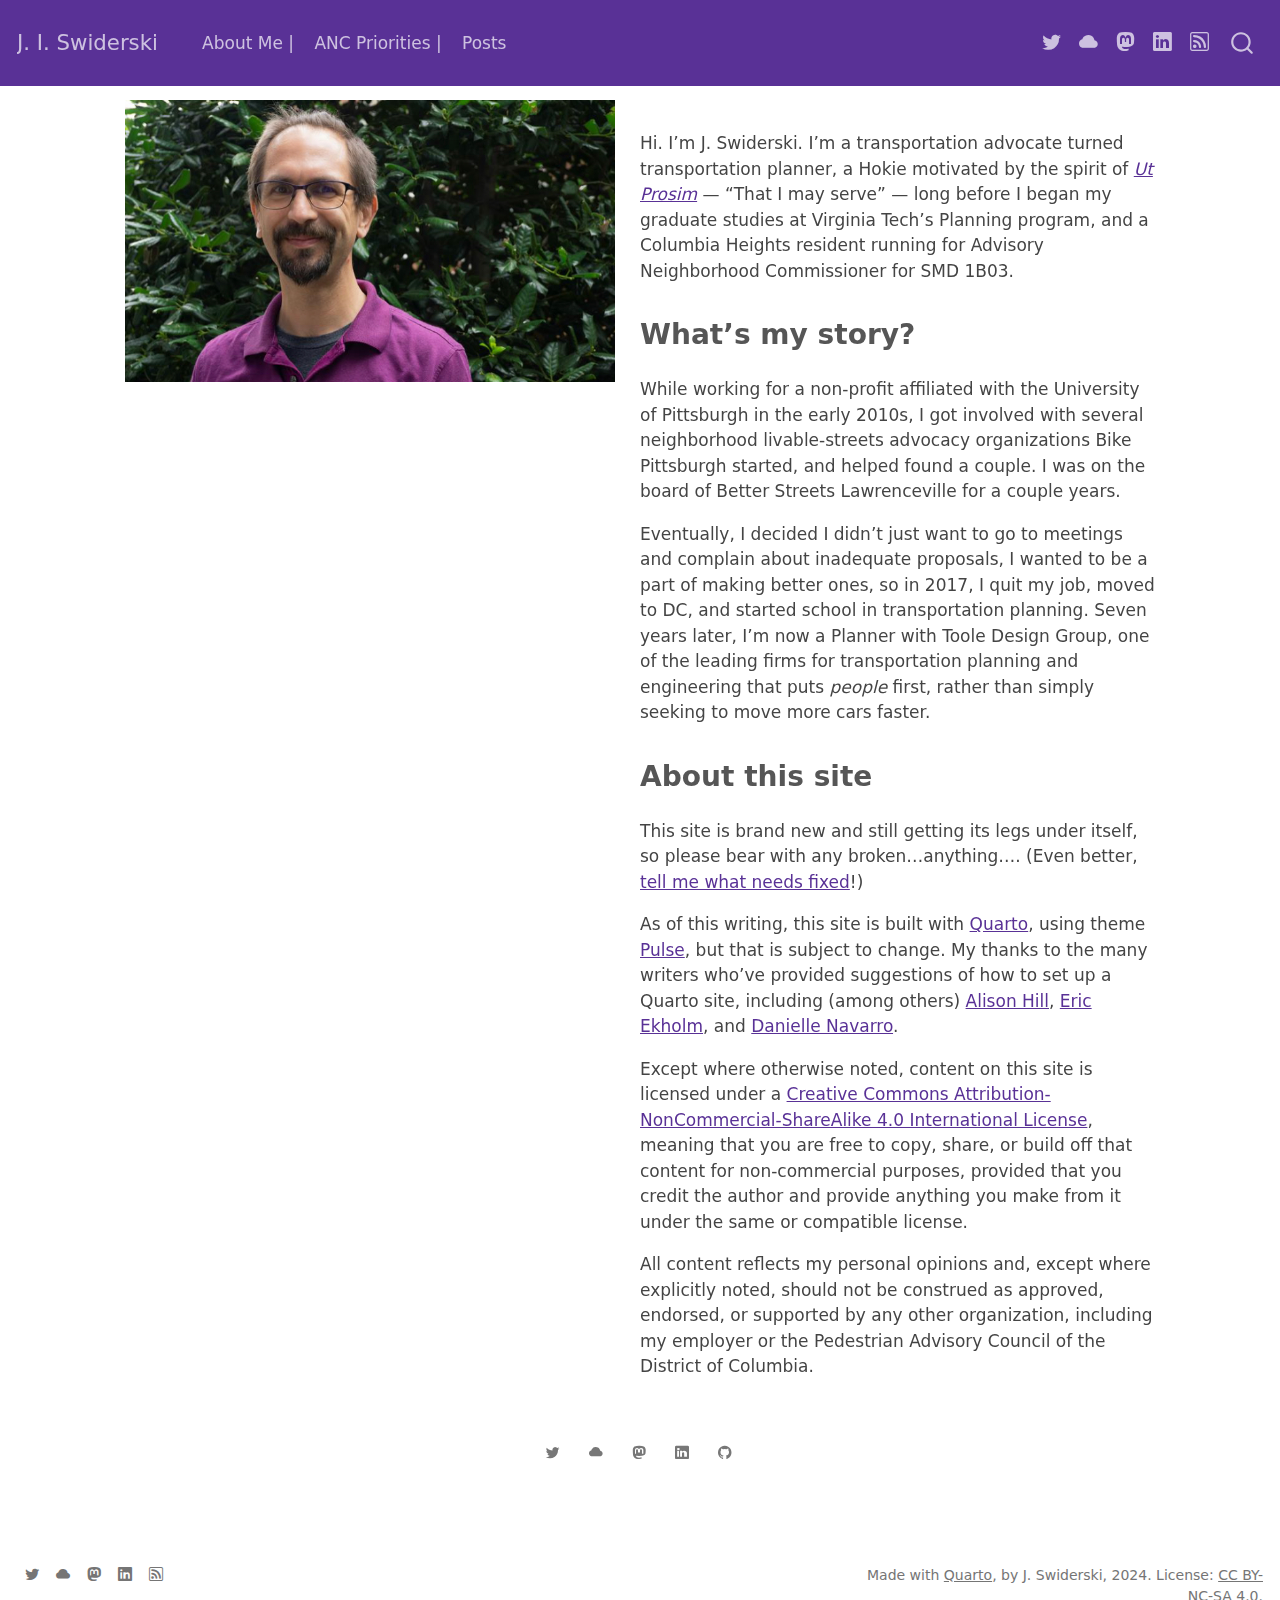
<file: index.html>
<!DOCTYPE html>
<html xmlns="http://www.w3.org/1999/xhtml" lang="en" xml:lang="en"><head>

<meta charset="utf-8">
<meta name="generator" content="quarto-1.3.353">

<meta name="viewport" content="width=device-width, initial-scale=1.0, user-scalable=yes">


<title>erskiji -</title>
<style>
code{white-space: pre-wrap;}
span.smallcaps{font-variant: small-caps;}
div.columns{display: flex; gap: min(4vw, 1.5em);}
div.column{flex: auto; overflow-x: auto;}
div.hanging-indent{margin-left: 1.5em; text-indent: -1.5em;}
ul.task-list{list-style: none;}
ul.task-list li input[type="checkbox"] {
  width: 0.8em;
  margin: 0 0.8em 0.2em -1em; /* quarto-specific, see https://github.com/quarto-dev/quarto-cli/issues/4556 */ 
  vertical-align: middle;
}
</style>


<script src="site_libs/quarto-nav/quarto-nav.js"></script>
<script src="site_libs/clipboard/clipboard.min.js"></script>
<script src="site_libs/quarto-search/autocomplete.umd.js"></script>
<script src="site_libs/quarto-search/fuse.min.js"></script>
<script src="site_libs/quarto-search/quarto-search.js"></script>
<meta name="quarto:offset" content="./">
<script src="site_libs/quarto-html/quarto.js"></script>
<script src="site_libs/quarto-html/popper.min.js"></script>
<script src="site_libs/quarto-html/tippy.umd.min.js"></script>
<link href="site_libs/quarto-html/tippy.css" rel="stylesheet">
<link href="site_libs/quarto-html/quarto-syntax-highlighting.css" rel="stylesheet" id="quarto-text-highlighting-styles">
<script src="site_libs/bootstrap/bootstrap.min.js"></script>
<link href="site_libs/bootstrap/bootstrap-icons.css" rel="stylesheet">
<link href="site_libs/bootstrap/bootstrap.min.css" rel="stylesheet" id="quarto-bootstrap" data-mode="light">
<script id="quarto-search-options" type="application/json">{
  "location": "navbar",
  "copy-button": false,
  "collapse-after": 3,
  "panel-placement": "end",
  "type": "overlay",
  "limit": 20,
  "language": {
    "search-no-results-text": "No results",
    "search-matching-documents-text": "matching documents",
    "search-copy-link-title": "Copy link to search",
    "search-hide-matches-text": "Hide additional matches",
    "search-more-match-text": "more match in this document",
    "search-more-matches-text": "more matches in this document",
    "search-clear-button-title": "Clear",
    "search-detached-cancel-button-title": "Cancel",
    "search-submit-button-title": "Submit"
  }
}</script>


<link rel="stylesheet" href="styles.css">
<meta property="og:title" content="erskiji -">
<meta property="og:description" content="">
<meta property="og:image" content="http://swiderskiji.github.io/headshot.jpeg">
<meta property="og:site-name" content="erskiji">
</head>

<body class="nav-fixed fullcontent">

<div id="quarto-search-results"></div>
  <header id="quarto-header" class="headroom fixed-top">
    <nav class="navbar navbar-expand-lg navbar-dark ">
      <div class="navbar-container container-fluid">
      <div class="navbar-brand-container">
    <a class="navbar-brand" href="./index.html">
    <span class="navbar-title">J. I. Swiderski</span>
    </a>
  </div>
            <div id="quarto-search" class="" title="Search"></div>
          <button class="navbar-toggler" type="button" data-bs-toggle="collapse" data-bs-target="#navbarCollapse" aria-controls="navbarCollapse" aria-expanded="false" aria-label="Toggle navigation" onclick="if (window.quartoToggleHeadroom) { window.quartoToggleHeadroom(); }">
  <span class="navbar-toggler-icon"></span>
</button>
          <div class="collapse navbar-collapse" id="navbarCollapse">
            <ul class="navbar-nav navbar-nav-scroll me-auto">
  <li class="nav-item">
    <a class="nav-link" href="./about.html" rel="" target="">
 <span class="menu-text">About Me |</span></a>
  </li>  
  <li class="nav-item">
    <a class="nav-link" href="./priorities.html" rel="" target="">
 <span class="menu-text">ANC Priorities |</span></a>
  </li>  
  <li class="nav-item">
    <a class="nav-link" href="./posts.html" rel="" target="">
 <span class="menu-text">Posts</span></a>
  </li>  
</ul>
            <ul class="navbar-nav navbar-nav-scroll ms-auto">
  <li class="nav-item compact">
    <a class="nav-link" href="https://twitter.com/swiderskiji" rel="" target=""><i class="bi bi-twitter" role="img" aria-label="twitter">
</i> 
 <span class="menu-text"></span></a>
  </li>  
  <li class="nav-item compact">
    <a class="nav-link" href="https://bsky.app/profile/swiderski.bsky.social" rel="" target=""><i class="bi bi-cloud-fill" role="img" aria-label="BlueSky">
</i> 
 <span class="menu-text"></span></a>
  </li>  
  <li class="nav-item compact">
    <a class="nav-link" href="https://transportation.social/@swiderski" rel="" target=""><i class="bi bi-mastodon" role="img" aria-label="mastodon">
</i> 
 <span class="menu-text"></span></a>
  </li>  
  <li class="nav-item compact">
    <a class="nav-link" href="https://www.linkedin.com/in/erskiji" rel="" target=""><i class="bi bi-linkedin" role="img" aria-label="linkedin">
</i> 
 <span class="menu-text"></span></a>
  </li>  
  <li class="nav-item compact">
    <a class="nav-link" href="./blog.xml" rel="" target=""><i class="bi bi-rss" role="img">
</i> 
 <span class="menu-text"></span></a>
  </li>  
</ul>
            <div class="quarto-navbar-tools">
</div>
          </div> <!-- /navcollapse -->
      </div> <!-- /container-fluid -->
    </nav>
</header>
<!-- content -->
<div id="quarto-content" class="quarto-container page-columns page-rows-contents page-layout-article page-navbar">
<!-- sidebar -->
<!-- margin-sidebar -->
    
<!-- main -->
<div class="quarto-about-broadside column-page">
  <div class="about-main">
    <div class="about-entity" style="background-image: url('headshot.jpeg')"></div>
    <div class="about-contents"><main class="content" id="quarto-document-content">
<!-- # About this blog and, well, *me.* -->
<p>Hi. I’m J. Swiderski. I’m a transportation advocate turned transportation planner, a Hokie motivated by the spirit of <a href="https://news.vt.edu/articles/2022/11/cm-service.html"><em>Ut Prosim</em></a> — “That I may serve” — long before I began my graduate studies at Virginia Tech’s Planning program, and a Columbia Heights resident running for Advisory Neighborhood Commissioner for SMD 1B03.</p>
<section id="whats-my-story" class="level2">
<h2 data-anchor-id="whats-my-story">What’s my story?</h2>
<p>While working for a non-profit affiliated with the University of Pittsburgh in the early 2010s, I got involved with several neighborhood livable-streets advocacy organizations Bike Pittsburgh started, and helped found a couple. I was on the board of Better Streets Lawrenceville for a couple years.</p>
<p>Eventually, I decided I didn’t just want to go to meetings and complain about inadequate proposals, I wanted to be a part of making better ones, so in 2017, I quit my job, moved to DC, and started school in transportation planning. Seven years later, I’m now a Planner with Toole Design Group, one of the leading firms for transportation planning and engineering that puts <em>people</em> first, rather than simply seeking to move more cars faster.</p>
<!-- ## What's with the gnome? -->
<!-- I was wandering around a discount store---Marshalls or TJ Maxx or Ames or something---and saw this collection of garden ornaments with gnomes riding small owls with their hand to their brow as if searching for something. -->
<!-- There's no great meaning to it, but they amuse me. I hope they find what they're looking for. -->
</section>
<section id="about-this-site" class="level2">
<h2 data-anchor-id="about-this-site">About this site</h2>
<p>This site is brand new and still getting its legs under itself, so please bear with any broken…anything…. (Even better, <a href="https://twitter.com/swiderskiji">tell me what needs fixed</a>!)</p>
<p>As of this writing, this site is built with <a href="https://quarto.org/">Quarto</a>, using theme <a href="https://bootswatch.com/pulse/">Pulse</a>, but that is subject to change. My thanks to the many writers who’ve provided suggestions of how to set up a Quarto site, including (among others) <a href="https://www.apreshill.com/blog/2022-04-we-dont-talk-about-quarto/">Alison Hill</a>, <a href="https://www.ericekholm.com/posts/demo-quarto-site/">Eric Ekholm</a>, and <a href="https://blog.djnavarro.net/posts/2022-04-20_porting-to-quarto/">Danielle Navarro</a>.</p>
<p>Except where otherwise noted, content on this site is licensed under a <a href="http://creativecommons.org/licenses/by-nc-sa/4.0/" rel="license">Creative Commons Attribution-NonCommercial-ShareAlike 4.0 International License</a>, meaning that you are free to copy, share, or build off that content for non-commercial purposes, provided that you credit the author and provide anything you make from it under the same or compatible license.</p>
<p>All content reflects my personal opinions and, except where explicitly noted, should not be construed as approved, endorsed, or supported by any other organization, including my employer or the Pedestrian Advisory Council of the District of Columbia.</p>


</section>
</main></div>
  </div>
  <div class="about-links">
  <a href="https://twitter.com/swiderskiji" class="about-link" rel="" target="">
    <i class="bi bi-twitter"></i>
     <span class="about-link-text"></span>
  </a>
  <a href="https://bsky.app/profile/swiderski.bsky.social" class="about-link" rel="" target="">
    <i class="bi bi-cloud-fill"></i>
     <span class="about-link-text"></span>
  </a>
  <a href="https://transportation.social/@swiderski" class="about-link" rel="" target="">
    <i class="bi bi-mastodon"></i>
     <span class="about-link-text"></span>
  </a>
  <a href="https://linkedin.com/in/erskiji" class="about-link" rel="" target="">
    <i class="bi bi-linkedin"></i>
     <span class="about-link-text"></span>
  </a>
  <a href="https://github.com/swiderskiji" class="about-link" rel="" target="">
    <i class="bi bi-github"></i>
     <span class="about-link-text"></span>
  </a>
</div>
</div>
 <!-- /main -->
<script id="quarto-html-after-body" type="application/javascript">
window.document.addEventListener("DOMContentLoaded", function (event) {
  const toggleBodyColorMode = (bsSheetEl) => {
    const mode = bsSheetEl.getAttribute("data-mode");
    const bodyEl = window.document.querySelector("body");
    if (mode === "dark") {
      bodyEl.classList.add("quarto-dark");
      bodyEl.classList.remove("quarto-light");
    } else {
      bodyEl.classList.add("quarto-light");
      bodyEl.classList.remove("quarto-dark");
    }
  }
  const toggleBodyColorPrimary = () => {
    const bsSheetEl = window.document.querySelector("link#quarto-bootstrap");
    if (bsSheetEl) {
      toggleBodyColorMode(bsSheetEl);
    }
  }
  toggleBodyColorPrimary();  
  const isCodeAnnotation = (el) => {
    for (const clz of el.classList) {
      if (clz.startsWith('code-annotation-')) {                     
        return true;
      }
    }
    return false;
  }
  const clipboard = new window.ClipboardJS('.code-copy-button', {
    text: function(trigger) {
      const codeEl = trigger.previousElementSibling.cloneNode(true);
      for (const childEl of codeEl.children) {
        if (isCodeAnnotation(childEl)) {
          childEl.remove();
        }
      }
      return codeEl.innerText;
    }
  });
  clipboard.on('success', function(e) {
    // button target
    const button = e.trigger;
    // don't keep focus
    button.blur();
    // flash "checked"
    button.classList.add('code-copy-button-checked');
    var currentTitle = button.getAttribute("title");
    button.setAttribute("title", "Copied!");
    let tooltip;
    if (window.bootstrap) {
      button.setAttribute("data-bs-toggle", "tooltip");
      button.setAttribute("data-bs-placement", "left");
      button.setAttribute("data-bs-title", "Copied!");
      tooltip = new bootstrap.Tooltip(button, 
        { trigger: "manual", 
          customClass: "code-copy-button-tooltip",
          offset: [0, -8]});
      tooltip.show();    
    }
    setTimeout(function() {
      if (tooltip) {
        tooltip.hide();
        button.removeAttribute("data-bs-title");
        button.removeAttribute("data-bs-toggle");
        button.removeAttribute("data-bs-placement");
      }
      button.setAttribute("title", currentTitle);
      button.classList.remove('code-copy-button-checked');
    }, 1000);
    // clear code selection
    e.clearSelection();
  });
  function tippyHover(el, contentFn) {
    const config = {
      allowHTML: true,
      content: contentFn,
      maxWidth: 500,
      delay: 100,
      arrow: false,
      appendTo: function(el) {
          return el.parentElement;
      },
      interactive: true,
      interactiveBorder: 10,
      theme: 'quarto',
      placement: 'bottom-start'
    };
    window.tippy(el, config); 
  }
  const noterefs = window.document.querySelectorAll('a[role="doc-noteref"]');
  for (var i=0; i<noterefs.length; i++) {
    const ref = noterefs[i];
    tippyHover(ref, function() {
      // use id or data attribute instead here
      let href = ref.getAttribute('data-footnote-href') || ref.getAttribute('href');
      try { href = new URL(href).hash; } catch {}
      const id = href.replace(/^#\/?/, "");
      const note = window.document.getElementById(id);
      return note.innerHTML;
    });
  }
      let selectedAnnoteEl;
      const selectorForAnnotation = ( cell, annotation) => {
        let cellAttr = 'data-code-cell="' + cell + '"';
        let lineAttr = 'data-code-annotation="' +  annotation + '"';
        const selector = 'span[' + cellAttr + '][' + lineAttr + ']';
        return selector;
      }
      const selectCodeLines = (annoteEl) => {
        const doc = window.document;
        const targetCell = annoteEl.getAttribute("data-target-cell");
        const targetAnnotation = annoteEl.getAttribute("data-target-annotation");
        const annoteSpan = window.document.querySelector(selectorForAnnotation(targetCell, targetAnnotation));
        const lines = annoteSpan.getAttribute("data-code-lines").split(",");
        const lineIds = lines.map((line) => {
          return targetCell + "-" + line;
        })
        let top = null;
        let height = null;
        let parent = null;
        if (lineIds.length > 0) {
            //compute the position of the single el (top and bottom and make a div)
            const el = window.document.getElementById(lineIds[0]);
            top = el.offsetTop;
            height = el.offsetHeight;
            parent = el.parentElement.parentElement;
          if (lineIds.length > 1) {
            const lastEl = window.document.getElementById(lineIds[lineIds.length - 1]);
            const bottom = lastEl.offsetTop + lastEl.offsetHeight;
            height = bottom - top;
          }
          if (top !== null && height !== null && parent !== null) {
            // cook up a div (if necessary) and position it 
            let div = window.document.getElementById("code-annotation-line-highlight");
            if (div === null) {
              div = window.document.createElement("div");
              div.setAttribute("id", "code-annotation-line-highlight");
              div.style.position = 'absolute';
              parent.appendChild(div);
            }
            div.style.top = top - 2 + "px";
            div.style.height = height + 4 + "px";
            let gutterDiv = window.document.getElementById("code-annotation-line-highlight-gutter");
            if (gutterDiv === null) {
              gutterDiv = window.document.createElement("div");
              gutterDiv.setAttribute("id", "code-annotation-line-highlight-gutter");
              gutterDiv.style.position = 'absolute';
              const codeCell = window.document.getElementById(targetCell);
              const gutter = codeCell.querySelector('.code-annotation-gutter');
              gutter.appendChild(gutterDiv);
            }
            gutterDiv.style.top = top - 2 + "px";
            gutterDiv.style.height = height + 4 + "px";
          }
          selectedAnnoteEl = annoteEl;
        }
      };
      const unselectCodeLines = () => {
        const elementsIds = ["code-annotation-line-highlight", "code-annotation-line-highlight-gutter"];
        elementsIds.forEach((elId) => {
          const div = window.document.getElementById(elId);
          if (div) {
            div.remove();
          }
        });
        selectedAnnoteEl = undefined;
      };
      // Attach click handler to the DT
      const annoteDls = window.document.querySelectorAll('dt[data-target-cell]');
      for (const annoteDlNode of annoteDls) {
        annoteDlNode.addEventListener('click', (event) => {
          const clickedEl = event.target;
          if (clickedEl !== selectedAnnoteEl) {
            unselectCodeLines();
            const activeEl = window.document.querySelector('dt[data-target-cell].code-annotation-active');
            if (activeEl) {
              activeEl.classList.remove('code-annotation-active');
            }
            selectCodeLines(clickedEl);
            clickedEl.classList.add('code-annotation-active');
          } else {
            // Unselect the line
            unselectCodeLines();
            clickedEl.classList.remove('code-annotation-active');
          }
        });
      }
  const findCites = (el) => {
    const parentEl = el.parentElement;
    if (parentEl) {
      const cites = parentEl.dataset.cites;
      if (cites) {
        return {
          el,
          cites: cites.split(' ')
        };
      } else {
        return findCites(el.parentElement)
      }
    } else {
      return undefined;
    }
  };
  var bibliorefs = window.document.querySelectorAll('a[role="doc-biblioref"]');
  for (var i=0; i<bibliorefs.length; i++) {
    const ref = bibliorefs[i];
    const citeInfo = findCites(ref);
    if (citeInfo) {
      tippyHover(citeInfo.el, function() {
        var popup = window.document.createElement('div');
        citeInfo.cites.forEach(function(cite) {
          var citeDiv = window.document.createElement('div');
          citeDiv.classList.add('hanging-indent');
          citeDiv.classList.add('csl-entry');
          var biblioDiv = window.document.getElementById('ref-' + cite);
          if (biblioDiv) {
            citeDiv.innerHTML = biblioDiv.innerHTML;
          }
          popup.appendChild(citeDiv);
        });
        return popup.innerHTML;
      });
    }
  }
});
</script>
</div> <!-- /content -->
<footer class="footer">
  <div class="nav-footer">
    <div class="nav-footer-left">
      <ul class="footer-items list-unstyled">
    <li class="nav-item compact">
    <a class="nav-link" href="https://twitter.com/swiderskiji">
      <i class="bi bi-twitter" role="img" aria-label="twitter">
</i> 
    </a>
  </li>  
    <li class="nav-item compact">
    <a class="nav-link" href="https://bsky.app/profile/swiderski.bsky.social">
      <i class="bi bi-cloud-fill" role="img" aria-label="BlueSky">
</i> 
    </a>
  </li>  
    <li class="nav-item compact">
    <a class="nav-link" href="https://transportation.social/@swiderski">
      <i class="bi bi-mastodon" role="img" aria-label="mastodon">
</i> 
    </a>
  </li>  
    <li class="nav-item compact">
    <a class="nav-link" href="https://www.linkedin.com/in/erskiji">
      <i class="bi bi-linkedin" role="img" aria-label="linkedin">
</i> 
    </a>
  </li>  
    <li class="nav-item compact">
    <a class="nav-link" href="./blog.xml">
      <i class="bi bi-rss" role="img">
</i> 
    </a>
  </li>  
</ul>
    </div>   
    <div class="nav-footer-center">
      &nbsp;
    </div>
    <div class="nav-footer-right">Made with <a href="https://quarto.org/">Quarto</a>, by J.&nbsp;Swiderski, 2024. License:&nbsp;<a href="https://creativecommons.org/licenses/by-nc-sa/4.0/">CC&nbsp;BY-NC-SA 4.0</a>.</div>
  </div>
</footer>



</body></html>
</file>
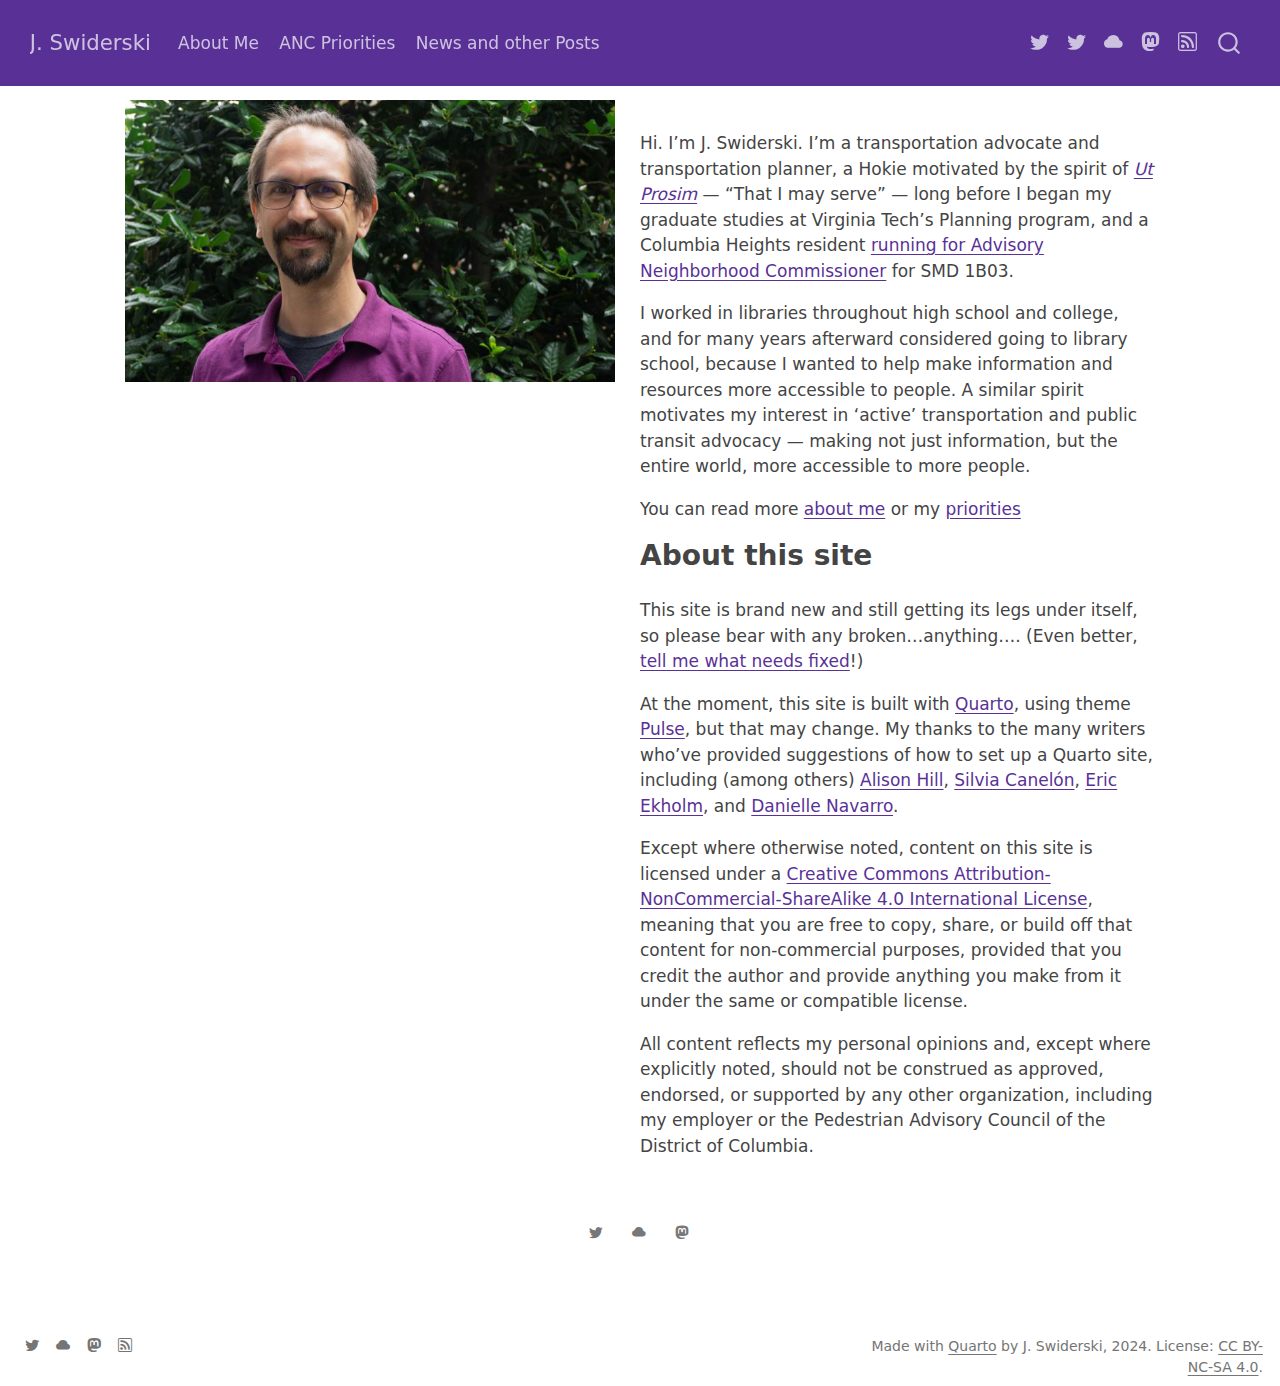
<file: docs/index.html>
<!DOCTYPE html>
<html xmlns="http://www.w3.org/1999/xhtml" lang="en" xml:lang="en"><head>

<meta charset="utf-8">
<meta name="generator" content="quarto-1.5.56">

<meta name="viewport" content="width=device-width, initial-scale=1.0, user-scalable=yes">


<title>J. Swiderski</title>
<style>
code{white-space: pre-wrap;}
span.smallcaps{font-variant: small-caps;}
div.columns{display: flex; gap: min(4vw, 1.5em);}
div.column{flex: auto; overflow-x: auto;}
div.hanging-indent{margin-left: 1.5em; text-indent: -1.5em;}
ul.task-list{list-style: none;}
ul.task-list li input[type="checkbox"] {
  width: 0.8em;
  margin: 0 0.8em 0.2em -1em; /* quarto-specific, see https://github.com/quarto-dev/quarto-cli/issues/4556 */ 
  vertical-align: middle;
}
</style>


<script src="site_libs/quarto-nav/quarto-nav.js"></script>
<script src="site_libs/clipboard/clipboard.min.js"></script>
<script src="site_libs/quarto-search/autocomplete.umd.js"></script>
<script src="site_libs/quarto-search/fuse.min.js"></script>
<script src="site_libs/quarto-search/quarto-search.js"></script>
<meta name="quarto:offset" content="./">
<link href="./favicon.ico" rel="icon">
<script src="site_libs/quarto-html/quarto.js"></script>
<script src="site_libs/quarto-html/popper.min.js"></script>
<script src="site_libs/quarto-html/tippy.umd.min.js"></script>
<link href="site_libs/quarto-html/tippy.css" rel="stylesheet">
<link href="site_libs/quarto-html/quarto-syntax-highlighting.css" rel="stylesheet" id="quarto-text-highlighting-styles">
<script src="site_libs/bootstrap/bootstrap.min.js"></script>
<link href="site_libs/bootstrap/bootstrap-icons.css" rel="stylesheet">
<link href="site_libs/bootstrap/bootstrap.min.css" rel="stylesheet" id="quarto-bootstrap" data-mode="light">
<script id="quarto-search-options" type="application/json">{
  "location": "navbar",
  "copy-button": false,
  "collapse-after": 3,
  "panel-placement": "end",
  "type": "overlay",
  "limit": 50,
  "keyboard-shortcut": [
    "f",
    "/",
    "s"
  ],
  "show-item-context": false,
  "language": {
    "search-no-results-text": "No results",
    "search-matching-documents-text": "matching documents",
    "search-copy-link-title": "Copy link to search",
    "search-hide-matches-text": "Hide additional matches",
    "search-more-match-text": "more match in this document",
    "search-more-matches-text": "more matches in this document",
    "search-clear-button-title": "Clear",
    "search-text-placeholder": "",
    "search-detached-cancel-button-title": "Cancel",
    "search-submit-button-title": "Submit",
    "search-label": "Search"
  }
}</script>


<link rel="stylesheet" href="styles.css">
<meta property="og:title" content="– J. Swiderski">
<meta property="og:description" content="">
<meta property="og:image" content="headshot.jpeg">
<meta property="og:site_name" content="J. Swiderski">
<meta property="og:locale" content="en_US">
<meta name="twitter:title" content="– J. Swiderski">
<meta name="twitter:description" content="">
<meta name="twitter:image" content="headshot.jpeg">
<meta name="twitter:creator" content="@swiderskiji">
<meta name="twitter:card" content="summary_large_image">
</head>

<body class="nav-fixed fullcontent">

<div id="quarto-search-results"></div>
  <header id="quarto-header" class="headroom fixed-top">
    <nav class="navbar navbar-expand-lg " data-bs-theme="dark">
      <div class="navbar-container container-fluid">
      <div class="navbar-brand-container mx-auto">
    <a class="navbar-brand" href="./index.html">
    <span class="navbar-title">J. Swiderski</span>
    </a>
  </div>
            <div id="quarto-search" class="" title="Search"></div>
          <button class="navbar-toggler" type="button" data-bs-toggle="collapse" data-bs-target="#navbarCollapse" aria-controls="navbarCollapse" role="menu" aria-expanded="false" aria-label="Toggle navigation" onclick="if (window.quartoToggleHeadroom) { window.quartoToggleHeadroom(); }">
  <span class="navbar-toggler-icon"></span>
</button>
          <div class="collapse navbar-collapse" id="navbarCollapse">
            <ul class="navbar-nav navbar-nav-scroll me-auto">
  <li class="nav-item">
    <a class="nav-link" href="./about.html"> 
<span class="menu-text">About Me</span></a>
  </li>  
  <li class="nav-item">
    <a class="nav-link" href="./priorities.html"> 
<span class="menu-text">ANC Priorities</span></a>
  </li>  
  <li class="nav-item">
    <a class="nav-link" href="./posts.html"> 
<span class="menu-text">News and other Posts</span></a>
  </li>  
</ul>
            <ul class="navbar-nav navbar-nav-scroll ms-auto">
  <li class="nav-item compact">
    <a class="nav-link" href="https://twitter.com/swiderskiji"> <i class="bi bi-twitter" role="img" aria-label="twitter">
</i> 
<span class="menu-text"></span></a>
  </li>  
  <li class="nav-item compact">
    <a class="nav-link" href="https://twitter.com/js_1B03"> <i class="bi bi-twitter" role="img" aria-label="ANC twitter">
</i> 
<span class="menu-text"></span></a>
  </li>  
  <li class="nav-item compact">
    <a class="nav-link" href="https://bsky.app/profile/swiderski.bsky.social"> <i class="bi bi-cloud-fill" role="img" aria-label="BlueSky">
</i> 
<span class="menu-text"></span></a>
  </li>  
  <li class="nav-item compact">
    <a class="nav-link" href="https://transportation.social/@swiderski"> <i class="bi bi-mastodon" role="img" aria-label="mastodon">
</i> 
<span class="menu-text"></span></a>
  </li>  
  <li class="nav-item compact">
    <a class="nav-link" href="./blog.xml"> <i class="bi bi-rss" role="img">
</i> 
<span class="menu-text"></span></a>
  </li>  
</ul>
          </div> <!-- /navcollapse -->
            <div class="quarto-navbar-tools">
</div>
      </div> <!-- /container-fluid -->
    </nav>
</header>
<!-- content -->
<div id="quarto-content" class="quarto-container page-columns page-rows-contents page-layout-article page-navbar">
<!-- sidebar -->
<!-- margin-sidebar -->
    
<!-- main -->
<div class="quarto-about-broadside column-page">
  <div class="about-main">
    <div class="about-entity" style="background-image: url('headshot.jpeg')"></div>
    <div class="about-contents"><main class="content" id="quarto-document-content">
<p>Hi. I’m J. Swiderski. I’m a transportation advocate and transportation planner, a Hokie motivated by the spirit of <a href="https://news.vt.edu/articles/2022/11/cm-service.html"><em>Ut Prosim</em></a> — “That I may serve” — long before I began my graduate studies at Virginia Tech’s Planning program, and a Columbia Heights resident <a href="priorities.html">running for Advisory Neighborhood Commissioner</a> for SMD 1B03.</p>
<p>I worked in libraries throughout high school and college, and for many years afterward considered going to library school, because I wanted to help make information and resources more accessible to people. A similar spirit motivates my interest in ‘active’ transportation and public transit advocacy — making not just information, but the entire world, more accessible to more people.</p>
<p>You can read more <a href="about.html">about me</a> or my <a href="priorities.html">priorities</a></p>
<section id="about-this-site" class="level2">
<h2 data-anchor-id="about-this-site">About this site</h2>
<p>This site is brand new and still getting its legs under itself, so please bear with any broken…anything…. (Even better, <a href="mailto:swiderski.anc@ftml.net">tell me what needs fixed</a>!)</p>
<p>At the moment, this site is built with <a href="https://quarto.org/">Quarto</a>, using theme <a href="https://bootswatch.com/pulse/">Pulse</a>, but that may change. My thanks to the many writers who’ve provided suggestions of how to set up a Quarto site, including (among others) <a href="https://www.apreshill.com/blog/2022-04-we-dont-talk-about-quarto/">Alison Hill</a>, <a href="https://silviacanelon.com/blog/2023-09-29-hello-quarto/">Silvia Canelón</a>, <a href="https://www.ericekholm.com/posts/demo-quarto-site/">Eric Ekholm</a>, and <a href="https://blog.djnavarro.net/posts/2022-04-20_porting-to-quarto/">Danielle Navarro</a>.</p>
<p>Except where otherwise noted, content on this site is licensed under a <a href="http://creativecommons.org/licenses/by-nc-sa/4.0/" rel="license">Creative Commons Attribution-NonCommercial-ShareAlike 4.0 International License</a>, meaning that you are free to copy, share, or build off that content for non-commercial purposes, provided that you credit the author and provide anything you make from it under the same or compatible license.</p>
<p>All content reflects my personal opinions and, except where explicitly noted, should not be construed as approved, endorsed, or supported by any other organization, including my employer or the Pedestrian Advisory Council of the District of Columbia.</p>


</section>
</main></div>
  </div>
  <div class="about-links">
  <a href="https://twitter.com/swiderskiji" class="about-link" rel="" target="">
    <i class="bi bi-twitter"></i>
     <span class="about-link-text"></span>
  </a>
  <a href="https://bsky.app/profile/swiderski.bsky.social" class="about-link" rel="" target="">
    <i class="bi bi-cloud-fill"></i>
     <span class="about-link-text"></span>
  </a>
  <a href="https://transportation.social/@swiderski" class="about-link" rel="" target="">
    <i class="bi bi-mastodon"></i>
     <span class="about-link-text"></span>
  </a>
</div>
</div>
 <!-- /main -->
<script id="quarto-html-after-body" type="application/javascript">
window.document.addEventListener("DOMContentLoaded", function (event) {
  const toggleBodyColorMode = (bsSheetEl) => {
    const mode = bsSheetEl.getAttribute("data-mode");
    const bodyEl = window.document.querySelector("body");
    if (mode === "dark") {
      bodyEl.classList.add("quarto-dark");
      bodyEl.classList.remove("quarto-light");
    } else {
      bodyEl.classList.add("quarto-light");
      bodyEl.classList.remove("quarto-dark");
    }
  }
  const toggleBodyColorPrimary = () => {
    const bsSheetEl = window.document.querySelector("link#quarto-bootstrap");
    if (bsSheetEl) {
      toggleBodyColorMode(bsSheetEl);
    }
  }
  toggleBodyColorPrimary();  
  const isCodeAnnotation = (el) => {
    for (const clz of el.classList) {
      if (clz.startsWith('code-annotation-')) {                     
        return true;
      }
    }
    return false;
  }
  const onCopySuccess = function(e) {
    // button target
    const button = e.trigger;
    // don't keep focus
    button.blur();
    // flash "checked"
    button.classList.add('code-copy-button-checked');
    var currentTitle = button.getAttribute("title");
    button.setAttribute("title", "Copied!");
    let tooltip;
    if (window.bootstrap) {
      button.setAttribute("data-bs-toggle", "tooltip");
      button.setAttribute("data-bs-placement", "left");
      button.setAttribute("data-bs-title", "Copied!");
      tooltip = new bootstrap.Tooltip(button, 
        { trigger: "manual", 
          customClass: "code-copy-button-tooltip",
          offset: [0, -8]});
      tooltip.show();    
    }
    setTimeout(function() {
      if (tooltip) {
        tooltip.hide();
        button.removeAttribute("data-bs-title");
        button.removeAttribute("data-bs-toggle");
        button.removeAttribute("data-bs-placement");
      }
      button.setAttribute("title", currentTitle);
      button.classList.remove('code-copy-button-checked');
    }, 1000);
    // clear code selection
    e.clearSelection();
  }
  const getTextToCopy = function(trigger) {
      const codeEl = trigger.previousElementSibling.cloneNode(true);
      for (const childEl of codeEl.children) {
        if (isCodeAnnotation(childEl)) {
          childEl.remove();
        }
      }
      return codeEl.innerText;
  }
  const clipboard = new window.ClipboardJS('.code-copy-button:not([data-in-quarto-modal])', {
    text: getTextToCopy
  });
  clipboard.on('success', onCopySuccess);
  if (window.document.getElementById('quarto-embedded-source-code-modal')) {
    // For code content inside modals, clipBoardJS needs to be initialized with a container option
    // TODO: Check when it could be a function (https://github.com/zenorocha/clipboard.js/issues/860)
    const clipboardModal = new window.ClipboardJS('.code-copy-button[data-in-quarto-modal]', {
      text: getTextToCopy,
      container: window.document.getElementById('quarto-embedded-source-code-modal')
    });
    clipboardModal.on('success', onCopySuccess);
  }
    var localhostRegex = new RegExp(/^(?:http|https):\/\/localhost\:?[0-9]*\//);
    var mailtoRegex = new RegExp(/^mailto:/);
      var filterRegex = new RegExp('/' + window.location.host + '/');
    var isInternal = (href) => {
        return filterRegex.test(href) || localhostRegex.test(href) || mailtoRegex.test(href);
    }
    // Inspect non-navigation links and adorn them if external
 	var links = window.document.querySelectorAll('a[href]:not(.nav-link):not(.navbar-brand):not(.toc-action):not(.sidebar-link):not(.sidebar-item-toggle):not(.pagination-link):not(.no-external):not([aria-hidden]):not(.dropdown-item):not(.quarto-navigation-tool):not(.about-link)');
    for (var i=0; i<links.length; i++) {
      const link = links[i];
      if (!isInternal(link.href)) {
        // undo the damage that might have been done by quarto-nav.js in the case of
        // links that we want to consider external
        if (link.dataset.originalHref !== undefined) {
          link.href = link.dataset.originalHref;
        }
      }
    }
  function tippyHover(el, contentFn, onTriggerFn, onUntriggerFn) {
    const config = {
      allowHTML: true,
      maxWidth: 500,
      delay: 100,
      arrow: false,
      appendTo: function(el) {
          return el.parentElement;
      },
      interactive: true,
      interactiveBorder: 10,
      theme: 'quarto',
      placement: 'bottom-start',
    };
    if (contentFn) {
      config.content = contentFn;
    }
    if (onTriggerFn) {
      config.onTrigger = onTriggerFn;
    }
    if (onUntriggerFn) {
      config.onUntrigger = onUntriggerFn;
    }
    window.tippy(el, config); 
  }
  const noterefs = window.document.querySelectorAll('a[role="doc-noteref"]');
  for (var i=0; i<noterefs.length; i++) {
    const ref = noterefs[i];
    tippyHover(ref, function() {
      // use id or data attribute instead here
      let href = ref.getAttribute('data-footnote-href') || ref.getAttribute('href');
      try { href = new URL(href).hash; } catch {}
      const id = href.replace(/^#\/?/, "");
      const note = window.document.getElementById(id);
      if (note) {
        return note.innerHTML;
      } else {
        return "";
      }
    });
  }
  const xrefs = window.document.querySelectorAll('a.quarto-xref');
  const processXRef = (id, note) => {
    // Strip column container classes
    const stripColumnClz = (el) => {
      el.classList.remove("page-full", "page-columns");
      if (el.children) {
        for (const child of el.children) {
          stripColumnClz(child);
        }
      }
    }
    stripColumnClz(note)
    if (id === null || id.startsWith('sec-')) {
      // Special case sections, only their first couple elements
      const container = document.createElement("div");
      if (note.children && note.children.length > 2) {
        container.appendChild(note.children[0].cloneNode(true));
        for (let i = 1; i < note.children.length; i++) {
          const child = note.children[i];
          if (child.tagName === "P" && child.innerText === "") {
            continue;
          } else {
            container.appendChild(child.cloneNode(true));
            break;
          }
        }
        if (window.Quarto?.typesetMath) {
          window.Quarto.typesetMath(container);
        }
        return container.innerHTML
      } else {
        if (window.Quarto?.typesetMath) {
          window.Quarto.typesetMath(note);
        }
        return note.innerHTML;
      }
    } else {
      // Remove any anchor links if they are present
      const anchorLink = note.querySelector('a.anchorjs-link');
      if (anchorLink) {
        anchorLink.remove();
      }
      if (window.Quarto?.typesetMath) {
        window.Quarto.typesetMath(note);
      }
      // TODO in 1.5, we should make sure this works without a callout special case
      if (note.classList.contains("callout")) {
        return note.outerHTML;
      } else {
        return note.innerHTML;
      }
    }
  }
  for (var i=0; i<xrefs.length; i++) {
    const xref = xrefs[i];
    tippyHover(xref, undefined, function(instance) {
      instance.disable();
      let url = xref.getAttribute('href');
      let hash = undefined; 
      if (url.startsWith('#')) {
        hash = url;
      } else {
        try { hash = new URL(url).hash; } catch {}
      }
      if (hash) {
        const id = hash.replace(/^#\/?/, "");
        const note = window.document.getElementById(id);
        if (note !== null) {
          try {
            const html = processXRef(id, note.cloneNode(true));
            instance.setContent(html);
          } finally {
            instance.enable();
            instance.show();
          }
        } else {
          // See if we can fetch this
          fetch(url.split('#')[0])
          .then(res => res.text())
          .then(html => {
            const parser = new DOMParser();
            const htmlDoc = parser.parseFromString(html, "text/html");
            const note = htmlDoc.getElementById(id);
            if (note !== null) {
              const html = processXRef(id, note);
              instance.setContent(html);
            } 
          }).finally(() => {
            instance.enable();
            instance.show();
          });
        }
      } else {
        // See if we can fetch a full url (with no hash to target)
        // This is a special case and we should probably do some content thinning / targeting
        fetch(url)
        .then(res => res.text())
        .then(html => {
          const parser = new DOMParser();
          const htmlDoc = parser.parseFromString(html, "text/html");
          const note = htmlDoc.querySelector('main.content');
          if (note !== null) {
            // This should only happen for chapter cross references
            // (since there is no id in the URL)
            // remove the first header
            if (note.children.length > 0 && note.children[0].tagName === "HEADER") {
              note.children[0].remove();
            }
            const html = processXRef(null, note);
            instance.setContent(html);
          } 
        }).finally(() => {
          instance.enable();
          instance.show();
        });
      }
    }, function(instance) {
    });
  }
      let selectedAnnoteEl;
      const selectorForAnnotation = ( cell, annotation) => {
        let cellAttr = 'data-code-cell="' + cell + '"';
        let lineAttr = 'data-code-annotation="' +  annotation + '"';
        const selector = 'span[' + cellAttr + '][' + lineAttr + ']';
        return selector;
      }
      const selectCodeLines = (annoteEl) => {
        const doc = window.document;
        const targetCell = annoteEl.getAttribute("data-target-cell");
        const targetAnnotation = annoteEl.getAttribute("data-target-annotation");
        const annoteSpan = window.document.querySelector(selectorForAnnotation(targetCell, targetAnnotation));
        const lines = annoteSpan.getAttribute("data-code-lines").split(",");
        const lineIds = lines.map((line) => {
          return targetCell + "-" + line;
        })
        let top = null;
        let height = null;
        let parent = null;
        if (lineIds.length > 0) {
            //compute the position of the single el (top and bottom and make a div)
            const el = window.document.getElementById(lineIds[0]);
            top = el.offsetTop;
            height = el.offsetHeight;
            parent = el.parentElement.parentElement;
          if (lineIds.length > 1) {
            const lastEl = window.document.getElementById(lineIds[lineIds.length - 1]);
            const bottom = lastEl.offsetTop + lastEl.offsetHeight;
            height = bottom - top;
          }
          if (top !== null && height !== null && parent !== null) {
            // cook up a div (if necessary) and position it 
            let div = window.document.getElementById("code-annotation-line-highlight");
            if (div === null) {
              div = window.document.createElement("div");
              div.setAttribute("id", "code-annotation-line-highlight");
              div.style.position = 'absolute';
              parent.appendChild(div);
            }
            div.style.top = top - 2 + "px";
            div.style.height = height + 4 + "px";
            div.style.left = 0;
            let gutterDiv = window.document.getElementById("code-annotation-line-highlight-gutter");
            if (gutterDiv === null) {
              gutterDiv = window.document.createElement("div");
              gutterDiv.setAttribute("id", "code-annotation-line-highlight-gutter");
              gutterDiv.style.position = 'absolute';
              const codeCell = window.document.getElementById(targetCell);
              const gutter = codeCell.querySelector('.code-annotation-gutter');
              gutter.appendChild(gutterDiv);
            }
            gutterDiv.style.top = top - 2 + "px";
            gutterDiv.style.height = height + 4 + "px";
          }
          selectedAnnoteEl = annoteEl;
        }
      };
      const unselectCodeLines = () => {
        const elementsIds = ["code-annotation-line-highlight", "code-annotation-line-highlight-gutter"];
        elementsIds.forEach((elId) => {
          const div = window.document.getElementById(elId);
          if (div) {
            div.remove();
          }
        });
        selectedAnnoteEl = undefined;
      };
        // Handle positioning of the toggle
    window.addEventListener(
      "resize",
      throttle(() => {
        elRect = undefined;
        if (selectedAnnoteEl) {
          selectCodeLines(selectedAnnoteEl);
        }
      }, 10)
    );
    function throttle(fn, ms) {
    let throttle = false;
    let timer;
      return (...args) => {
        if(!throttle) { // first call gets through
            fn.apply(this, args);
            throttle = true;
        } else { // all the others get throttled
            if(timer) clearTimeout(timer); // cancel #2
            timer = setTimeout(() => {
              fn.apply(this, args);
              timer = throttle = false;
            }, ms);
        }
      };
    }
      // Attach click handler to the DT
      const annoteDls = window.document.querySelectorAll('dt[data-target-cell]');
      for (const annoteDlNode of annoteDls) {
        annoteDlNode.addEventListener('click', (event) => {
          const clickedEl = event.target;
          if (clickedEl !== selectedAnnoteEl) {
            unselectCodeLines();
            const activeEl = window.document.querySelector('dt[data-target-cell].code-annotation-active');
            if (activeEl) {
              activeEl.classList.remove('code-annotation-active');
            }
            selectCodeLines(clickedEl);
            clickedEl.classList.add('code-annotation-active');
          } else {
            // Unselect the line
            unselectCodeLines();
            clickedEl.classList.remove('code-annotation-active');
          }
        });
      }
  const findCites = (el) => {
    const parentEl = el.parentElement;
    if (parentEl) {
      const cites = parentEl.dataset.cites;
      if (cites) {
        return {
          el,
          cites: cites.split(' ')
        };
      } else {
        return findCites(el.parentElement)
      }
    } else {
      return undefined;
    }
  };
  var bibliorefs = window.document.querySelectorAll('a[role="doc-biblioref"]');
  for (var i=0; i<bibliorefs.length; i++) {
    const ref = bibliorefs[i];
    const citeInfo = findCites(ref);
    if (citeInfo) {
      tippyHover(citeInfo.el, function() {
        var popup = window.document.createElement('div');
        citeInfo.cites.forEach(function(cite) {
          var citeDiv = window.document.createElement('div');
          citeDiv.classList.add('hanging-indent');
          citeDiv.classList.add('csl-entry');
          var biblioDiv = window.document.getElementById('ref-' + cite);
          if (biblioDiv) {
            citeDiv.innerHTML = biblioDiv.innerHTML;
          }
          popup.appendChild(citeDiv);
        });
        return popup.innerHTML;
      });
    }
  }
});
</script>
</div> <!-- /content -->
<footer class="footer">
  <div class="nav-footer">
    <div class="nav-footer-left">
      <ul class="footer-items list-unstyled">
    <li class="nav-item compact">
    <a class="nav-link" href="https://twitter.com/swiderskiji">
      <i class="bi bi-twitter" role="img" aria-label="twitter">
</i> 
    </a>
  </li>  
    <li class="nav-item compact">
    <a class="nav-link" href="https://bsky.app/profile/swiderski.bsky.social">
      <i class="bi bi-cloud-fill" role="img" aria-label="BlueSky">
</i> 
    </a>
  </li>  
    <li class="nav-item compact">
    <a class="nav-link" href="https://transportation.social/@swiderski">
      <i class="bi bi-mastodon" role="img" aria-label="mastodon">
</i> 
    </a>
  </li>  
    <li class="nav-item compact">
    <a class="nav-link" href="./blog.xml">
      <i class="bi bi-rss" role="img">
</i> 
    </a>
  </li>  
</ul>
    </div>   
    <div class="nav-footer-center">
      &nbsp;
    </div>
    <div class="nav-footer-right">
<p>Made with <a href="https://quarto.org/">Quarto</a> by J.&nbsp;Swiderski, 2024. License:&nbsp;<a href="https://creativecommons.org/licenses/by-nc-sa/4.0/">CC&nbsp;BY-NC-SA 4.0</a>.</p>
</div>
  </div>
</footer>




</body></html>
</file>
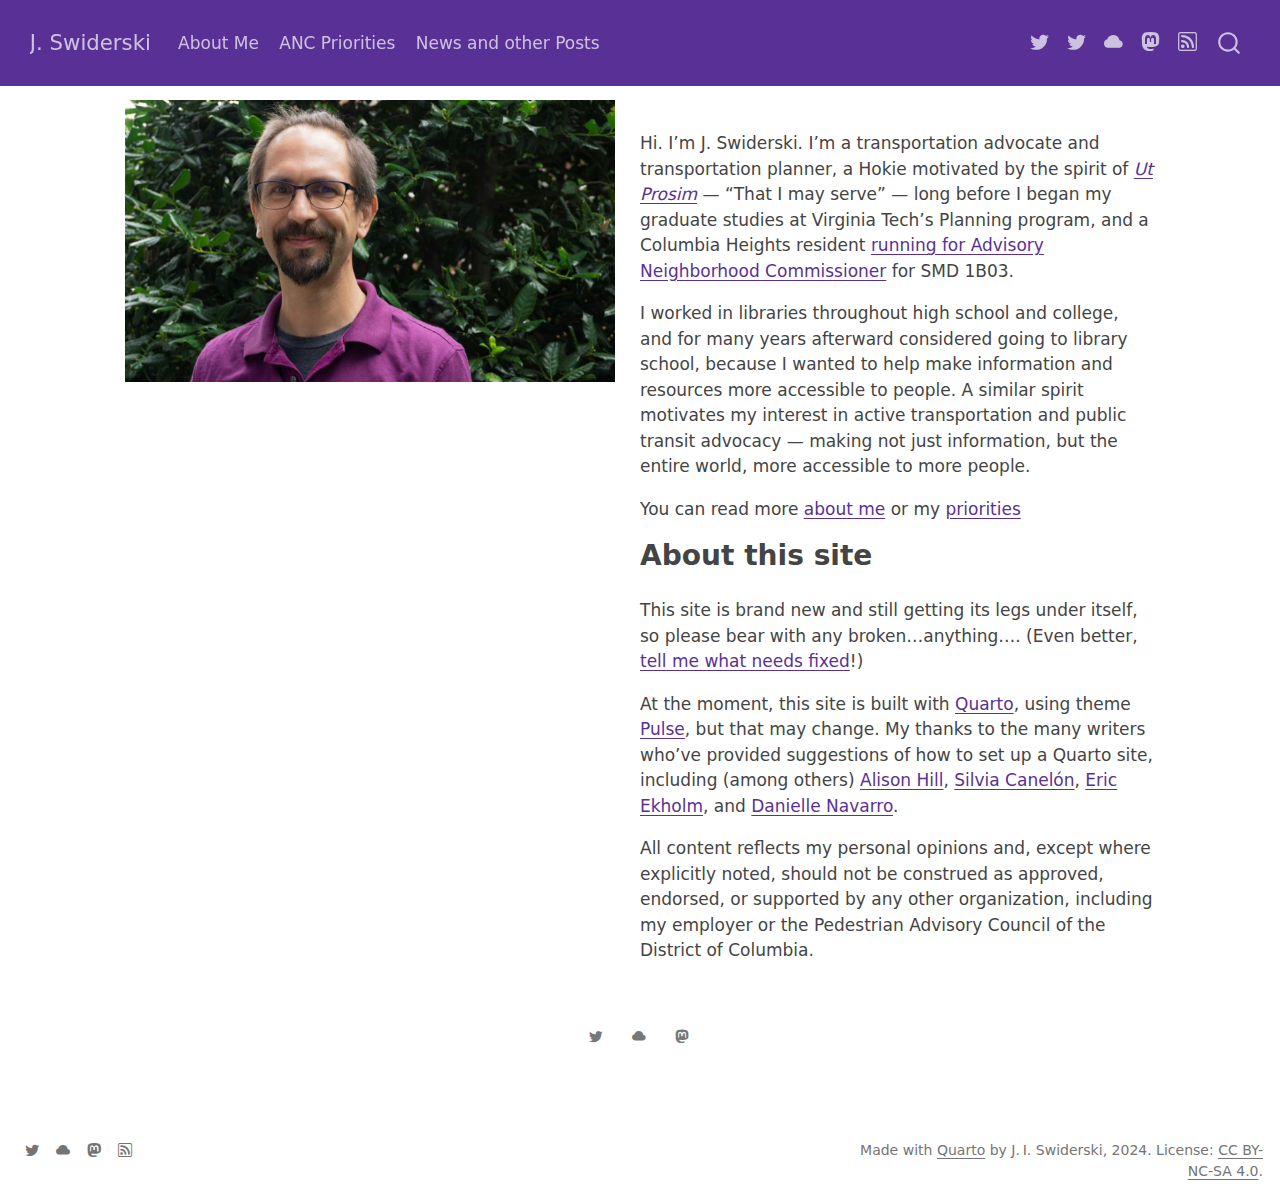
<file: swiderskiji.github.io/index.html>
<!DOCTYPE html>
<html xmlns="http://www.w3.org/1999/xhtml" lang="en" xml:lang="en"><head>

<meta charset="utf-8">
<meta name="generator" content="quarto-1.5.56">

<meta name="viewport" content="width=device-width, initial-scale=1.0, user-scalable=yes">


<title>J. Swiderski</title>
<style>
code{white-space: pre-wrap;}
span.smallcaps{font-variant: small-caps;}
div.columns{display: flex; gap: min(4vw, 1.5em);}
div.column{flex: auto; overflow-x: auto;}
div.hanging-indent{margin-left: 1.5em; text-indent: -1.5em;}
ul.task-list{list-style: none;}
ul.task-list li input[type="checkbox"] {
  width: 0.8em;
  margin: 0 0.8em 0.2em -1em; /* quarto-specific, see https://github.com/quarto-dev/quarto-cli/issues/4556 */ 
  vertical-align: middle;
}
</style>


<script src="site_libs/quarto-nav/quarto-nav.js"></script>
<script src="site_libs/clipboard/clipboard.min.js"></script>
<script src="site_libs/quarto-search/autocomplete.umd.js"></script>
<script src="site_libs/quarto-search/fuse.min.js"></script>
<script src="site_libs/quarto-search/quarto-search.js"></script>
<meta name="quarto:offset" content="./">
<link href="./favicon.ico" rel="icon">
<script src="site_libs/quarto-html/quarto.js"></script>
<script src="site_libs/quarto-html/popper.min.js"></script>
<script src="site_libs/quarto-html/tippy.umd.min.js"></script>
<link href="site_libs/quarto-html/tippy.css" rel="stylesheet">
<link href="site_libs/quarto-html/quarto-syntax-highlighting.css" rel="stylesheet" id="quarto-text-highlighting-styles">
<script src="site_libs/bootstrap/bootstrap.min.js"></script>
<link href="site_libs/bootstrap/bootstrap-icons.css" rel="stylesheet">
<link href="site_libs/bootstrap/bootstrap.min.css" rel="stylesheet" id="quarto-bootstrap" data-mode="light">
<script id="quarto-search-options" type="application/json">{
  "location": "navbar",
  "copy-button": false,
  "collapse-after": 3,
  "panel-placement": "end",
  "type": "overlay",
  "limit": 50,
  "keyboard-shortcut": [
    "f",
    "/",
    "s"
  ],
  "show-item-context": false,
  "language": {
    "search-no-results-text": "No results",
    "search-matching-documents-text": "matching documents",
    "search-copy-link-title": "Copy link to search",
    "search-hide-matches-text": "Hide additional matches",
    "search-more-match-text": "more match in this document",
    "search-more-matches-text": "more matches in this document",
    "search-clear-button-title": "Clear",
    "search-text-placeholder": "",
    "search-detached-cancel-button-title": "Cancel",
    "search-submit-button-title": "Submit",
    "search-label": "Search"
  }
}</script>


<link rel="stylesheet" href="styles.css">
<meta property="og:title" content="– J. Swiderski">
<meta property="og:description" content="">
<meta property="og:image" content="headshot.jpeg">
<meta property="og:site_name" content="J. Swiderski">
<meta property="og:locale" content="en_US">
<meta name="twitter:title" content="– J. Swiderski">
<meta name="twitter:description" content="">
<meta name="twitter:image" content="headshot.jpeg">
<meta name="twitter:creator" content="@swiderskiji">
<meta name="twitter:card" content="summary_large_image">
</head>

<body class="nav-fixed fullcontent">

<div id="quarto-search-results"></div>
  <header id="quarto-header" class="headroom fixed-top">
    <nav class="navbar navbar-expand-lg " data-bs-theme="dark">
      <div class="navbar-container container-fluid">
      <div class="navbar-brand-container mx-auto">
    <a class="navbar-brand" href="./index.html">
    <span class="navbar-title">J. Swiderski</span>
    </a>
  </div>
            <div id="quarto-search" class="" title="Search"></div>
          <button class="navbar-toggler" type="button" data-bs-toggle="collapse" data-bs-target="#navbarCollapse" aria-controls="navbarCollapse" role="menu" aria-expanded="false" aria-label="Toggle navigation" onclick="if (window.quartoToggleHeadroom) { window.quartoToggleHeadroom(); }">
  <span class="navbar-toggler-icon"></span>
</button>
          <div class="collapse navbar-collapse" id="navbarCollapse">
            <ul class="navbar-nav navbar-nav-scroll me-auto">
  <li class="nav-item">
    <a class="nav-link" href="./about.html"> 
<span class="menu-text">About Me</span></a>
  </li>  
  <li class="nav-item">
    <a class="nav-link" href="./priorities.html"> 
<span class="menu-text">ANC Priorities</span></a>
  </li>  
  <li class="nav-item">
    <a class="nav-link" href="./posts.html"> 
<span class="menu-text">News and other Posts</span></a>
  </li>  
</ul>
            <ul class="navbar-nav navbar-nav-scroll ms-auto">
  <li class="nav-item compact">
    <a class="nav-link" href="https://twitter.com/swiderskiji"> <i class="bi bi-twitter" role="img" aria-label="twitter">
</i> 
<span class="menu-text"></span></a>
  </li>  
  <li class="nav-item compact">
    <a class="nav-link" href="https://twitter.com/js_1B03"> <i class="bi bi-twitter" role="img" aria-label="ANC twitter">
</i> 
<span class="menu-text"></span></a>
  </li>  
  <li class="nav-item compact">
    <a class="nav-link" href="https://bsky.app/profile/swiderski.bsky.social"> <i class="bi bi-cloud-fill" role="img" aria-label="BlueSky">
</i> 
<span class="menu-text"></span></a>
  </li>  
  <li class="nav-item compact">
    <a class="nav-link" href="https://transportation.social/@swiderski"> <i class="bi bi-mastodon" role="img" aria-label="mastodon">
</i> 
<span class="menu-text"></span></a>
  </li>  
  <li class="nav-item compact">
    <a class="nav-link" href="./blog.xml"> <i class="bi bi-rss" role="img">
</i> 
<span class="menu-text"></span></a>
  </li>  
</ul>
          </div> <!-- /navcollapse -->
            <div class="quarto-navbar-tools">
</div>
      </div> <!-- /container-fluid -->
    </nav>
</header>
<!-- content -->
<div id="quarto-content" class="quarto-container page-columns page-rows-contents page-layout-article page-navbar">
<!-- sidebar -->
<!-- margin-sidebar -->
    
<!-- main -->
<div class="quarto-about-broadside column-page">
  <div class="about-main">
    <div class="about-entity" style="background-image: url('headshot.jpeg')"></div>
    <div class="about-contents"><main class="content" id="quarto-document-content">
<p>Hi. I’m J. Swiderski. I’m a transportation advocate and transportation planner, a Hokie motivated by the spirit of <a href="https://news.vt.edu/articles/2022/11/cm-service.html"><em>Ut Prosim</em></a> — “That I may serve” — long before I began my graduate studies at Virginia Tech’s Planning program, and a Columbia Heights resident <a href="priorities.html">running for Advisory Neighborhood Commissioner</a> for SMD 1B03.</p>
<p>I worked in libraries throughout high school and college, and for many years afterward considered going to library school, because I wanted to help make information and resources more accessible to people. A similar spirit motivates my interest in active transportation and public transit advocacy — making not just information, but the entire world, more accessible to more people.</p>
<p>You can read more <a href="about.html">about me</a> or my <a href="priorities.html">priorities</a></p>
<section id="about-this-site" class="level2">
<h2 data-anchor-id="about-this-site">About this site</h2>
<p>This site is brand new and still getting its legs under itself, so please bear with any broken…anything…. (Even better, <a href="mailto:swiderski.anc@ftml.net">tell me what needs fixed</a>!)</p>
<p>At the moment, this site is built with <a href="https://quarto.org/">Quarto</a>, using theme <a href="https://bootswatch.com/pulse/">Pulse</a>, but that may change. My thanks to the many writers who’ve provided suggestions of how to set up a Quarto site, including (among others) <a href="https://www.apreshill.com/blog/2022-04-we-dont-talk-about-quarto/">Alison Hill</a>, <a href="https://silviacanelon.com/blog/2023-09-29-hello-quarto/">Silvia Canelón</a>, <a href="https://www.ericekholm.com/posts/demo-quarto-site/">Eric Ekholm</a>, and <a href="https://blog.djnavarro.net/posts/2022-04-20_porting-to-quarto/">Danielle Navarro</a>.</p>
<p>All content reflects my personal opinions and, except where explicitly noted, should not be construed as approved, endorsed, or supported by any other organization, including my employer or the Pedestrian Advisory Council of the District of Columbia.</p>


</section>
</main></div>
  </div>
  <div class="about-links">
  <a href="https://twitter.com/swiderskiji" class="about-link" rel="" target="">
    <i class="bi bi-twitter"></i>
     <span class="about-link-text"></span>
  </a>
  <a href="https://bsky.app/profile/swiderski.bsky.social" class="about-link" rel="" target="">
    <i class="bi bi-cloud-fill"></i>
     <span class="about-link-text"></span>
  </a>
  <a href="https://transportation.social/@swiderski" class="about-link" rel="" target="">
    <i class="bi bi-mastodon"></i>
     <span class="about-link-text"></span>
  </a>
</div>
</div>
 <!-- /main -->
<script id="quarto-html-after-body" type="application/javascript">
window.document.addEventListener("DOMContentLoaded", function (event) {
  const toggleBodyColorMode = (bsSheetEl) => {
    const mode = bsSheetEl.getAttribute("data-mode");
    const bodyEl = window.document.querySelector("body");
    if (mode === "dark") {
      bodyEl.classList.add("quarto-dark");
      bodyEl.classList.remove("quarto-light");
    } else {
      bodyEl.classList.add("quarto-light");
      bodyEl.classList.remove("quarto-dark");
    }
  }
  const toggleBodyColorPrimary = () => {
    const bsSheetEl = window.document.querySelector("link#quarto-bootstrap");
    if (bsSheetEl) {
      toggleBodyColorMode(bsSheetEl);
    }
  }
  toggleBodyColorPrimary();  
  const isCodeAnnotation = (el) => {
    for (const clz of el.classList) {
      if (clz.startsWith('code-annotation-')) {                     
        return true;
      }
    }
    return false;
  }
  const onCopySuccess = function(e) {
    // button target
    const button = e.trigger;
    // don't keep focus
    button.blur();
    // flash "checked"
    button.classList.add('code-copy-button-checked');
    var currentTitle = button.getAttribute("title");
    button.setAttribute("title", "Copied!");
    let tooltip;
    if (window.bootstrap) {
      button.setAttribute("data-bs-toggle", "tooltip");
      button.setAttribute("data-bs-placement", "left");
      button.setAttribute("data-bs-title", "Copied!");
      tooltip = new bootstrap.Tooltip(button, 
        { trigger: "manual", 
          customClass: "code-copy-button-tooltip",
          offset: [0, -8]});
      tooltip.show();    
    }
    setTimeout(function() {
      if (tooltip) {
        tooltip.hide();
        button.removeAttribute("data-bs-title");
        button.removeAttribute("data-bs-toggle");
        button.removeAttribute("data-bs-placement");
      }
      button.setAttribute("title", currentTitle);
      button.classList.remove('code-copy-button-checked');
    }, 1000);
    // clear code selection
    e.clearSelection();
  }
  const getTextToCopy = function(trigger) {
      const codeEl = trigger.previousElementSibling.cloneNode(true);
      for (const childEl of codeEl.children) {
        if (isCodeAnnotation(childEl)) {
          childEl.remove();
        }
      }
      return codeEl.innerText;
  }
  const clipboard = new window.ClipboardJS('.code-copy-button:not([data-in-quarto-modal])', {
    text: getTextToCopy
  });
  clipboard.on('success', onCopySuccess);
  if (window.document.getElementById('quarto-embedded-source-code-modal')) {
    // For code content inside modals, clipBoardJS needs to be initialized with a container option
    // TODO: Check when it could be a function (https://github.com/zenorocha/clipboard.js/issues/860)
    const clipboardModal = new window.ClipboardJS('.code-copy-button[data-in-quarto-modal]', {
      text: getTextToCopy,
      container: window.document.getElementById('quarto-embedded-source-code-modal')
    });
    clipboardModal.on('success', onCopySuccess);
  }
    var localhostRegex = new RegExp(/^(?:http|https):\/\/localhost\:?[0-9]*\//);
    var mailtoRegex = new RegExp(/^mailto:/);
      var filterRegex = new RegExp('/' + window.location.host + '/');
    var isInternal = (href) => {
        return filterRegex.test(href) || localhostRegex.test(href) || mailtoRegex.test(href);
    }
    // Inspect non-navigation links and adorn them if external
 	var links = window.document.querySelectorAll('a[href]:not(.nav-link):not(.navbar-brand):not(.toc-action):not(.sidebar-link):not(.sidebar-item-toggle):not(.pagination-link):not(.no-external):not([aria-hidden]):not(.dropdown-item):not(.quarto-navigation-tool):not(.about-link)');
    for (var i=0; i<links.length; i++) {
      const link = links[i];
      if (!isInternal(link.href)) {
        // undo the damage that might have been done by quarto-nav.js in the case of
        // links that we want to consider external
        if (link.dataset.originalHref !== undefined) {
          link.href = link.dataset.originalHref;
        }
      }
    }
  function tippyHover(el, contentFn, onTriggerFn, onUntriggerFn) {
    const config = {
      allowHTML: true,
      maxWidth: 500,
      delay: 100,
      arrow: false,
      appendTo: function(el) {
          return el.parentElement;
      },
      interactive: true,
      interactiveBorder: 10,
      theme: 'quarto',
      placement: 'bottom-start',
    };
    if (contentFn) {
      config.content = contentFn;
    }
    if (onTriggerFn) {
      config.onTrigger = onTriggerFn;
    }
    if (onUntriggerFn) {
      config.onUntrigger = onUntriggerFn;
    }
    window.tippy(el, config); 
  }
  const noterefs = window.document.querySelectorAll('a[role="doc-noteref"]');
  for (var i=0; i<noterefs.length; i++) {
    const ref = noterefs[i];
    tippyHover(ref, function() {
      // use id or data attribute instead here
      let href = ref.getAttribute('data-footnote-href') || ref.getAttribute('href');
      try { href = new URL(href).hash; } catch {}
      const id = href.replace(/^#\/?/, "");
      const note = window.document.getElementById(id);
      if (note) {
        return note.innerHTML;
      } else {
        return "";
      }
    });
  }
  const xrefs = window.document.querySelectorAll('a.quarto-xref');
  const processXRef = (id, note) => {
    // Strip column container classes
    const stripColumnClz = (el) => {
      el.classList.remove("page-full", "page-columns");
      if (el.children) {
        for (const child of el.children) {
          stripColumnClz(child);
        }
      }
    }
    stripColumnClz(note)
    if (id === null || id.startsWith('sec-')) {
      // Special case sections, only their first couple elements
      const container = document.createElement("div");
      if (note.children && note.children.length > 2) {
        container.appendChild(note.children[0].cloneNode(true));
        for (let i = 1; i < note.children.length; i++) {
          const child = note.children[i];
          if (child.tagName === "P" && child.innerText === "") {
            continue;
          } else {
            container.appendChild(child.cloneNode(true));
            break;
          }
        }
        if (window.Quarto?.typesetMath) {
          window.Quarto.typesetMath(container);
        }
        return container.innerHTML
      } else {
        if (window.Quarto?.typesetMath) {
          window.Quarto.typesetMath(note);
        }
        return note.innerHTML;
      }
    } else {
      // Remove any anchor links if they are present
      const anchorLink = note.querySelector('a.anchorjs-link');
      if (anchorLink) {
        anchorLink.remove();
      }
      if (window.Quarto?.typesetMath) {
        window.Quarto.typesetMath(note);
      }
      // TODO in 1.5, we should make sure this works without a callout special case
      if (note.classList.contains("callout")) {
        return note.outerHTML;
      } else {
        return note.innerHTML;
      }
    }
  }
  for (var i=0; i<xrefs.length; i++) {
    const xref = xrefs[i];
    tippyHover(xref, undefined, function(instance) {
      instance.disable();
      let url = xref.getAttribute('href');
      let hash = undefined; 
      if (url.startsWith('#')) {
        hash = url;
      } else {
        try { hash = new URL(url).hash; } catch {}
      }
      if (hash) {
        const id = hash.replace(/^#\/?/, "");
        const note = window.document.getElementById(id);
        if (note !== null) {
          try {
            const html = processXRef(id, note.cloneNode(true));
            instance.setContent(html);
          } finally {
            instance.enable();
            instance.show();
          }
        } else {
          // See if we can fetch this
          fetch(url.split('#')[0])
          .then(res => res.text())
          .then(html => {
            const parser = new DOMParser();
            const htmlDoc = parser.parseFromString(html, "text/html");
            const note = htmlDoc.getElementById(id);
            if (note !== null) {
              const html = processXRef(id, note);
              instance.setContent(html);
            } 
          }).finally(() => {
            instance.enable();
            instance.show();
          });
        }
      } else {
        // See if we can fetch a full url (with no hash to target)
        // This is a special case and we should probably do some content thinning / targeting
        fetch(url)
        .then(res => res.text())
        .then(html => {
          const parser = new DOMParser();
          const htmlDoc = parser.parseFromString(html, "text/html");
          const note = htmlDoc.querySelector('main.content');
          if (note !== null) {
            // This should only happen for chapter cross references
            // (since there is no id in the URL)
            // remove the first header
            if (note.children.length > 0 && note.children[0].tagName === "HEADER") {
              note.children[0].remove();
            }
            const html = processXRef(null, note);
            instance.setContent(html);
          } 
        }).finally(() => {
          instance.enable();
          instance.show();
        });
      }
    }, function(instance) {
    });
  }
      let selectedAnnoteEl;
      const selectorForAnnotation = ( cell, annotation) => {
        let cellAttr = 'data-code-cell="' + cell + '"';
        let lineAttr = 'data-code-annotation="' +  annotation + '"';
        const selector = 'span[' + cellAttr + '][' + lineAttr + ']';
        return selector;
      }
      const selectCodeLines = (annoteEl) => {
        const doc = window.document;
        const targetCell = annoteEl.getAttribute("data-target-cell");
        const targetAnnotation = annoteEl.getAttribute("data-target-annotation");
        const annoteSpan = window.document.querySelector(selectorForAnnotation(targetCell, targetAnnotation));
        const lines = annoteSpan.getAttribute("data-code-lines").split(",");
        const lineIds = lines.map((line) => {
          return targetCell + "-" + line;
        })
        let top = null;
        let height = null;
        let parent = null;
        if (lineIds.length > 0) {
            //compute the position of the single el (top and bottom and make a div)
            const el = window.document.getElementById(lineIds[0]);
            top = el.offsetTop;
            height = el.offsetHeight;
            parent = el.parentElement.parentElement;
          if (lineIds.length > 1) {
            const lastEl = window.document.getElementById(lineIds[lineIds.length - 1]);
            const bottom = lastEl.offsetTop + lastEl.offsetHeight;
            height = bottom - top;
          }
          if (top !== null && height !== null && parent !== null) {
            // cook up a div (if necessary) and position it 
            let div = window.document.getElementById("code-annotation-line-highlight");
            if (div === null) {
              div = window.document.createElement("div");
              div.setAttribute("id", "code-annotation-line-highlight");
              div.style.position = 'absolute';
              parent.appendChild(div);
            }
            div.style.top = top - 2 + "px";
            div.style.height = height + 4 + "px";
            div.style.left = 0;
            let gutterDiv = window.document.getElementById("code-annotation-line-highlight-gutter");
            if (gutterDiv === null) {
              gutterDiv = window.document.createElement("div");
              gutterDiv.setAttribute("id", "code-annotation-line-highlight-gutter");
              gutterDiv.style.position = 'absolute';
              const codeCell = window.document.getElementById(targetCell);
              const gutter = codeCell.querySelector('.code-annotation-gutter');
              gutter.appendChild(gutterDiv);
            }
            gutterDiv.style.top = top - 2 + "px";
            gutterDiv.style.height = height + 4 + "px";
          }
          selectedAnnoteEl = annoteEl;
        }
      };
      const unselectCodeLines = () => {
        const elementsIds = ["code-annotation-line-highlight", "code-annotation-line-highlight-gutter"];
        elementsIds.forEach((elId) => {
          const div = window.document.getElementById(elId);
          if (div) {
            div.remove();
          }
        });
        selectedAnnoteEl = undefined;
      };
        // Handle positioning of the toggle
    window.addEventListener(
      "resize",
      throttle(() => {
        elRect = undefined;
        if (selectedAnnoteEl) {
          selectCodeLines(selectedAnnoteEl);
        }
      }, 10)
    );
    function throttle(fn, ms) {
    let throttle = false;
    let timer;
      return (...args) => {
        if(!throttle) { // first call gets through
            fn.apply(this, args);
            throttle = true;
        } else { // all the others get throttled
            if(timer) clearTimeout(timer); // cancel #2
            timer = setTimeout(() => {
              fn.apply(this, args);
              timer = throttle = false;
            }, ms);
        }
      };
    }
      // Attach click handler to the DT
      const annoteDls = window.document.querySelectorAll('dt[data-target-cell]');
      for (const annoteDlNode of annoteDls) {
        annoteDlNode.addEventListener('click', (event) => {
          const clickedEl = event.target;
          if (clickedEl !== selectedAnnoteEl) {
            unselectCodeLines();
            const activeEl = window.document.querySelector('dt[data-target-cell].code-annotation-active');
            if (activeEl) {
              activeEl.classList.remove('code-annotation-active');
            }
            selectCodeLines(clickedEl);
            clickedEl.classList.add('code-annotation-active');
          } else {
            // Unselect the line
            unselectCodeLines();
            clickedEl.classList.remove('code-annotation-active');
          }
        });
      }
  const findCites = (el) => {
    const parentEl = el.parentElement;
    if (parentEl) {
      const cites = parentEl.dataset.cites;
      if (cites) {
        return {
          el,
          cites: cites.split(' ')
        };
      } else {
        return findCites(el.parentElement)
      }
    } else {
      return undefined;
    }
  };
  var bibliorefs = window.document.querySelectorAll('a[role="doc-biblioref"]');
  for (var i=0; i<bibliorefs.length; i++) {
    const ref = bibliorefs[i];
    const citeInfo = findCites(ref);
    if (citeInfo) {
      tippyHover(citeInfo.el, function() {
        var popup = window.document.createElement('div');
        citeInfo.cites.forEach(function(cite) {
          var citeDiv = window.document.createElement('div');
          citeDiv.classList.add('hanging-indent');
          citeDiv.classList.add('csl-entry');
          var biblioDiv = window.document.getElementById('ref-' + cite);
          if (biblioDiv) {
            citeDiv.innerHTML = biblioDiv.innerHTML;
          }
          popup.appendChild(citeDiv);
        });
        return popup.innerHTML;
      });
    }
  }
});
</script>
</div> <!-- /content -->
<footer class="footer">
  <div class="nav-footer">
    <div class="nav-footer-left">
      <ul class="footer-items list-unstyled">
    <li class="nav-item compact">
    <a class="nav-link" href="https://twitter.com/swiderskiji">
      <i class="bi bi-twitter" role="img" aria-label="twitter">
</i> 
    </a>
  </li>  
    <li class="nav-item compact">
    <a class="nav-link" href="https://bsky.app/profile/swiderski.bsky.social">
      <i class="bi bi-cloud-fill" role="img" aria-label="BlueSky">
</i> 
    </a>
  </li>  
    <li class="nav-item compact">
    <a class="nav-link" href="https://transportation.social/@swiderski">
      <i class="bi bi-mastodon" role="img" aria-label="mastodon">
</i> 
    </a>
  </li>  
    <li class="nav-item compact">
    <a class="nav-link" href="./blog.xml">
      <i class="bi bi-rss" role="img">
</i> 
    </a>
  </li>  
</ul>
    </div>   
    <div class="nav-footer-center">
      &nbsp;
    </div>
    <div class="nav-footer-right">
<p>Made with <a href="https://quarto.org/">Quarto</a> by J. I.&nbsp;Swiderski, 2024. License:&nbsp;<a href="https://creativecommons.org/licenses/by-nc-sa/4.0/">CC&nbsp;BY-NC-SA 4.0</a>.</p>
</div>
  </div>
</footer>




</body></html>
</file>
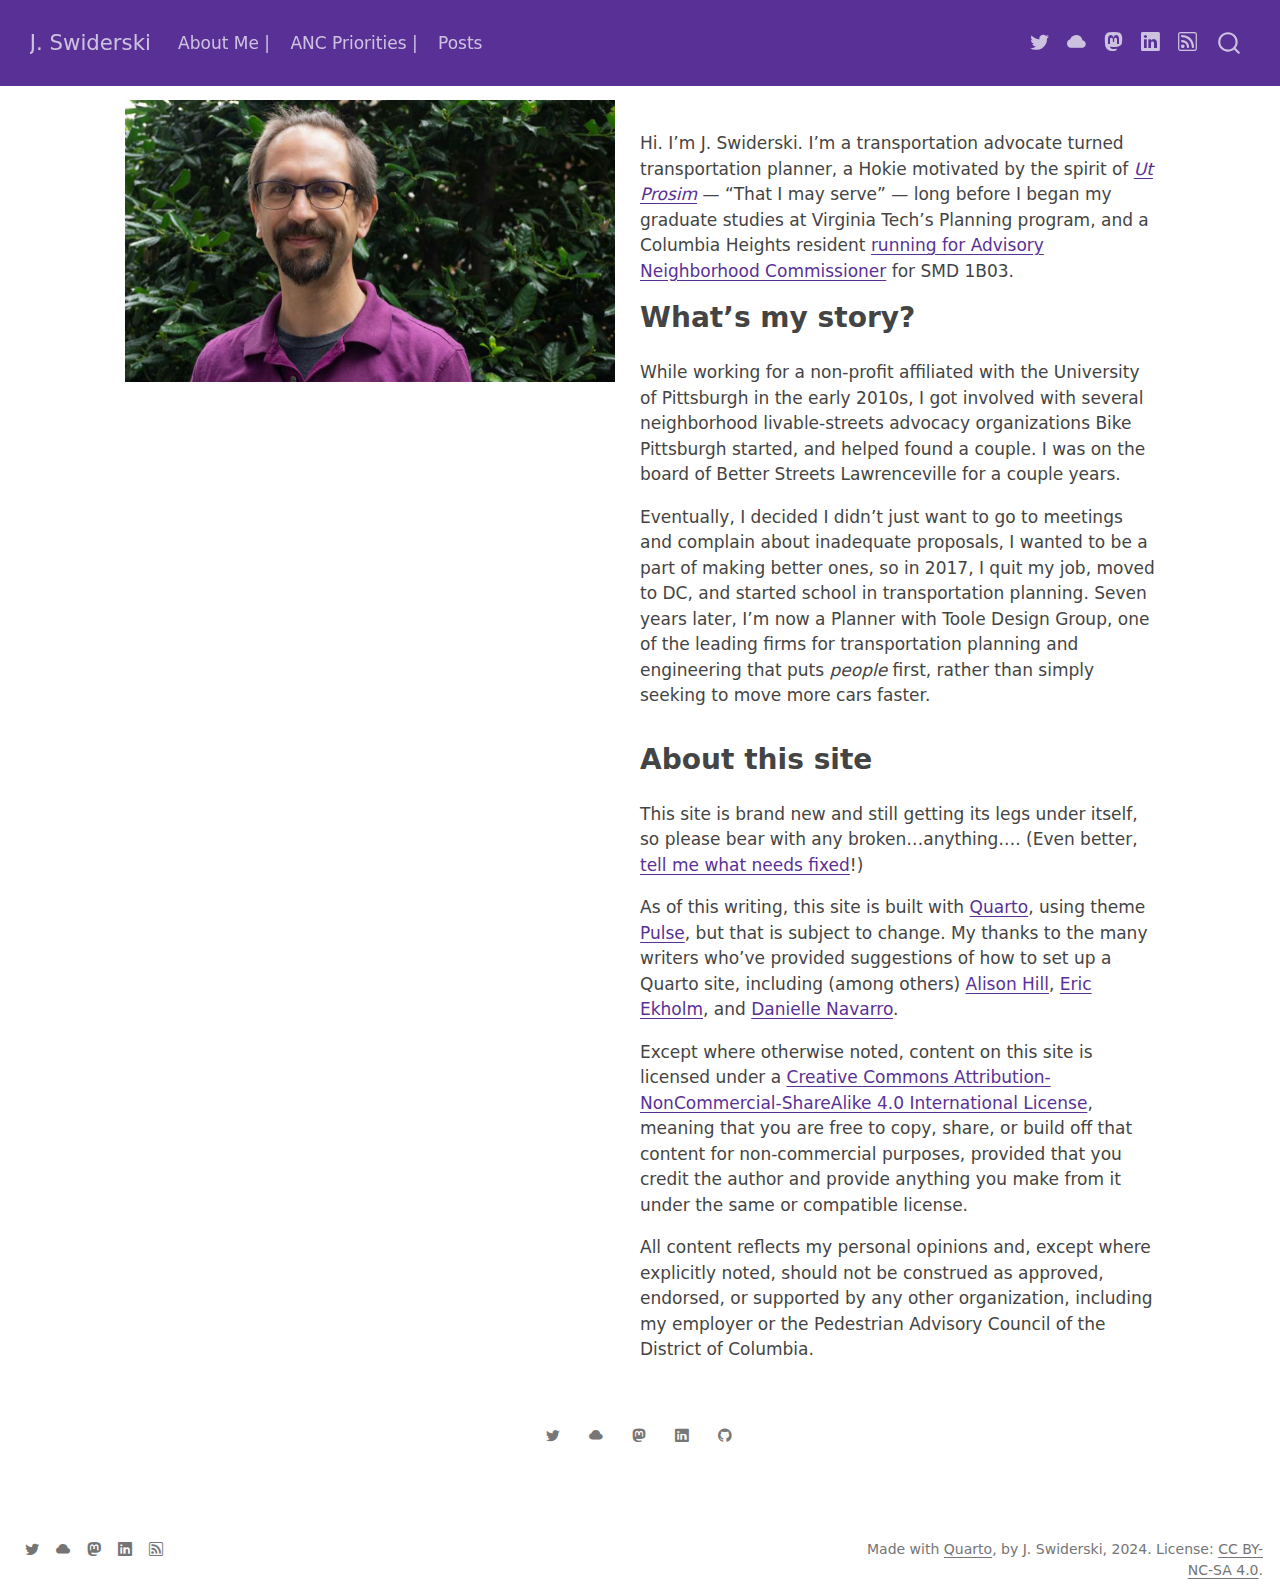
<file: docs/swiderskiji.github.io/index.html>
<!DOCTYPE html>
<html xmlns="http://www.w3.org/1999/xhtml" lang="en" xml:lang="en"><head>

<meta charset="utf-8">
<meta name="generator" content="quarto-1.5.55">

<meta name="viewport" content="width=device-width, initial-scale=1.0, user-scalable=yes">


<title>J. Swiderski</title>
<style>
code{white-space: pre-wrap;}
span.smallcaps{font-variant: small-caps;}
div.columns{display: flex; gap: min(4vw, 1.5em);}
div.column{flex: auto; overflow-x: auto;}
div.hanging-indent{margin-left: 1.5em; text-indent: -1.5em;}
ul.task-list{list-style: none;}
ul.task-list li input[type="checkbox"] {
  width: 0.8em;
  margin: 0 0.8em 0.2em -1em; /* quarto-specific, see https://github.com/quarto-dev/quarto-cli/issues/4556 */ 
  vertical-align: middle;
}
</style>


<script src="site_libs/quarto-nav/quarto-nav.js"></script>
<script src="site_libs/clipboard/clipboard.min.js"></script>
<script src="site_libs/quarto-search/autocomplete.umd.js"></script>
<script src="site_libs/quarto-search/fuse.min.js"></script>
<script src="site_libs/quarto-search/quarto-search.js"></script>
<meta name="quarto:offset" content="./">
<script src="site_libs/quarto-html/quarto.js"></script>
<script src="site_libs/quarto-html/popper.min.js"></script>
<script src="site_libs/quarto-html/tippy.umd.min.js"></script>
<link href="site_libs/quarto-html/tippy.css" rel="stylesheet">
<link href="site_libs/quarto-html/quarto-syntax-highlighting.css" rel="stylesheet" id="quarto-text-highlighting-styles">
<script src="site_libs/bootstrap/bootstrap.min.js"></script>
<link href="site_libs/bootstrap/bootstrap-icons.css" rel="stylesheet">
<link href="site_libs/bootstrap/bootstrap.min.css" rel="stylesheet" id="quarto-bootstrap" data-mode="light">
<script id="quarto-search-options" type="application/json">{
  "location": "navbar",
  "copy-button": false,
  "collapse-after": 3,
  "panel-placement": "end",
  "type": "overlay",
  "limit": 50,
  "keyboard-shortcut": [
    "f",
    "/",
    "s"
  ],
  "show-item-context": false,
  "language": {
    "search-no-results-text": "No results",
    "search-matching-documents-text": "matching documents",
    "search-copy-link-title": "Copy link to search",
    "search-hide-matches-text": "Hide additional matches",
    "search-more-match-text": "more match in this document",
    "search-more-matches-text": "more matches in this document",
    "search-clear-button-title": "Clear",
    "search-text-placeholder": "",
    "search-detached-cancel-button-title": "Cancel",
    "search-submit-button-title": "Submit",
    "search-label": "Search"
  }
}</script>


<link rel="stylesheet" href="styles.css">
<meta property="og:title" content="– J. Swiderski">
<meta property="og:description" content="">
<meta property="og:image" content="http://swiderskiji.github.io/headshot.jpeg">
<meta property="og:site_name" content="J. Swiderski">
</head>

<body class="nav-fixed fullcontent">

<div id="quarto-search-results"></div>
  <header id="quarto-header" class="headroom fixed-top">
    <nav class="navbar navbar-expand-lg " data-bs-theme="dark">
      <div class="navbar-container container-fluid">
      <div class="navbar-brand-container mx-auto">
    <a class="navbar-brand" href="./index.html">
    <span class="navbar-title">J. Swiderski</span>
    </a>
  </div>
            <div id="quarto-search" class="" title="Search"></div>
          <button class="navbar-toggler" type="button" data-bs-toggle="collapse" data-bs-target="#navbarCollapse" aria-controls="navbarCollapse" role="menu" aria-expanded="false" aria-label="Toggle navigation" onclick="if (window.quartoToggleHeadroom) { window.quartoToggleHeadroom(); }">
  <span class="navbar-toggler-icon"></span>
</button>
          <div class="collapse navbar-collapse" id="navbarCollapse">
            <ul class="navbar-nav navbar-nav-scroll me-auto">
  <li class="nav-item">
    <a class="nav-link" href="./about.html"> 
<span class="menu-text">About Me |</span></a>
  </li>  
  <li class="nav-item">
    <a class="nav-link" href="./priorities.html"> 
<span class="menu-text">ANC Priorities |</span></a>
  </li>  
  <li class="nav-item">
    <a class="nav-link" href="./posts.html"> 
<span class="menu-text">Posts</span></a>
  </li>  
</ul>
            <ul class="navbar-nav navbar-nav-scroll ms-auto">
  <li class="nav-item compact">
    <a class="nav-link" href="https://twitter.com/swiderskiji"> <i class="bi bi-twitter" role="img" aria-label="twitter">
</i> 
<span class="menu-text"></span></a>
  </li>  
  <li class="nav-item compact">
    <a class="nav-link" href="https://bsky.app/profile/swiderski.bsky.social"> <i class="bi bi-cloud-fill" role="img" aria-label="BlueSky">
</i> 
<span class="menu-text"></span></a>
  </li>  
  <li class="nav-item compact">
    <a class="nav-link" href="https://transportation.social/@swiderski"> <i class="bi bi-mastodon" role="img" aria-label="mastodon">
</i> 
<span class="menu-text"></span></a>
  </li>  
  <li class="nav-item compact">
    <a class="nav-link" href="https://www.linkedin.com/in/erskiji"> <i class="bi bi-linkedin" role="img" aria-label="linkedin">
</i> 
<span class="menu-text"></span></a>
  </li>  
  <li class="nav-item compact">
    <a class="nav-link" href="./blog.xml"> <i class="bi bi-rss" role="img">
</i> 
<span class="menu-text"></span></a>
  </li>  
</ul>
          </div> <!-- /navcollapse -->
            <div class="quarto-navbar-tools">
</div>
      </div> <!-- /container-fluid -->
    </nav>
</header>
<!-- content -->
<div id="quarto-content" class="quarto-container page-columns page-rows-contents page-layout-article page-navbar">
<!-- sidebar -->
<!-- margin-sidebar -->
    
<!-- main -->
<div class="quarto-about-broadside column-page">
  <div class="about-main">
    <div class="about-entity" style="background-image: url('headshot.jpeg')"></div>
    <div class="about-contents"><main class="content" id="quarto-document-content">
<!-- # About this blog and, well, *me.* -->
<p>Hi. I’m J. Swiderski. I’m a transportation advocate turned transportation planner, a Hokie motivated by the spirit of <a href="https://news.vt.edu/articles/2022/11/cm-service.html"><em>Ut Prosim</em></a> — “That I may serve” — long before I began my graduate studies at Virginia Tech’s Planning program, and a Columbia Heights resident <a href="priorities.html">running for Advisory Neighborhood Commissioner</a> for SMD 1B03.</p>
<section id="whats-my-story" class="level2">
<h2 data-anchor-id="whats-my-story">What’s my story?</h2>
<p>While working for a non-profit affiliated with the University of Pittsburgh in the early 2010s, I got involved with several neighborhood livable-streets advocacy organizations Bike Pittsburgh started, and helped found a couple. I was on the board of Better Streets Lawrenceville for a couple years.</p>
<p>Eventually, I decided I didn’t just want to go to meetings and complain about inadequate proposals, I wanted to be a part of making better ones, so in 2017, I quit my job, moved to DC, and started school in transportation planning. Seven years later, I’m now a Planner with Toole Design Group, one of the leading firms for transportation planning and engineering that puts <em>people</em> first, rather than simply seeking to move more cars faster.</p>
<!-- ## What's with the gnome? -->
<!-- I was wandering around a discount store---Marshalls or TJ Maxx or Ames or something---and saw this collection of garden ornaments with gnomes riding small owls with their hand to their brow as if searching for something. -->
<!-- There's no great meaning to it, but they amuse me. I hope they find what they're looking for. -->
</section>
<section id="about-this-site" class="level2">
<h2 data-anchor-id="about-this-site">About this site</h2>
<p>This site is brand new and still getting its legs under itself, so please bear with any broken…anything…. (Even better, <a href="mailto:swiderski.anc@ftml.net">tell me what needs fixed</a>!)</p>
<p>As of this writing, this site is built with <a href="https://quarto.org/">Quarto</a>, using theme <a href="https://bootswatch.com/pulse/">Pulse</a>, but that is subject to change. My thanks to the many writers who’ve provided suggestions of how to set up a Quarto site, including (among others) <a href="https://www.apreshill.com/blog/2022-04-we-dont-talk-about-quarto/">Alison Hill</a>, <a href="https://www.ericekholm.com/posts/demo-quarto-site/">Eric Ekholm</a>, and <a href="https://blog.djnavarro.net/posts/2022-04-20_porting-to-quarto/">Danielle Navarro</a>.</p>
<p>Except where otherwise noted, content on this site is licensed under a <a href="http://creativecommons.org/licenses/by-nc-sa/4.0/" rel="license">Creative Commons Attribution-NonCommercial-ShareAlike 4.0 International License</a>, meaning that you are free to copy, share, or build off that content for non-commercial purposes, provided that you credit the author and provide anything you make from it under the same or compatible license.</p>
<p>All content reflects my personal opinions and, except where explicitly noted, should not be construed as approved, endorsed, or supported by any other organization, including my employer or the Pedestrian Advisory Council of the District of Columbia.</p>


</section>
</main></div>
  </div>
  <div class="about-links">
  <a href="https://twitter.com/swiderskiji" class="about-link" rel="" target="">
    <i class="bi bi-twitter"></i>
     <span class="about-link-text"></span>
  </a>
  <a href="https://bsky.app/profile/swiderski.bsky.social" class="about-link" rel="" target="">
    <i class="bi bi-cloud-fill"></i>
     <span class="about-link-text"></span>
  </a>
  <a href="https://transportation.social/@swiderski" class="about-link" rel="" target="">
    <i class="bi bi-mastodon"></i>
     <span class="about-link-text"></span>
  </a>
  <a href="https://linkedin.com/in/erskiji" class="about-link" rel="" target="">
    <i class="bi bi-linkedin"></i>
     <span class="about-link-text"></span>
  </a>
  <a href="https://github.com/swiderskiji" class="about-link" rel="" target="">
    <i class="bi bi-github"></i>
     <span class="about-link-text"></span>
  </a>
</div>
</div>
 <!-- /main -->
<script id="quarto-html-after-body" type="application/javascript">
window.document.addEventListener("DOMContentLoaded", function (event) {
  const toggleBodyColorMode = (bsSheetEl) => {
    const mode = bsSheetEl.getAttribute("data-mode");
    const bodyEl = window.document.querySelector("body");
    if (mode === "dark") {
      bodyEl.classList.add("quarto-dark");
      bodyEl.classList.remove("quarto-light");
    } else {
      bodyEl.classList.add("quarto-light");
      bodyEl.classList.remove("quarto-dark");
    }
  }
  const toggleBodyColorPrimary = () => {
    const bsSheetEl = window.document.querySelector("link#quarto-bootstrap");
    if (bsSheetEl) {
      toggleBodyColorMode(bsSheetEl);
    }
  }
  toggleBodyColorPrimary();  
  const isCodeAnnotation = (el) => {
    for (const clz of el.classList) {
      if (clz.startsWith('code-annotation-')) {                     
        return true;
      }
    }
    return false;
  }
  const onCopySuccess = function(e) {
    // button target
    const button = e.trigger;
    // don't keep focus
    button.blur();
    // flash "checked"
    button.classList.add('code-copy-button-checked');
    var currentTitle = button.getAttribute("title");
    button.setAttribute("title", "Copied!");
    let tooltip;
    if (window.bootstrap) {
      button.setAttribute("data-bs-toggle", "tooltip");
      button.setAttribute("data-bs-placement", "left");
      button.setAttribute("data-bs-title", "Copied!");
      tooltip = new bootstrap.Tooltip(button, 
        { trigger: "manual", 
          customClass: "code-copy-button-tooltip",
          offset: [0, -8]});
      tooltip.show();    
    }
    setTimeout(function() {
      if (tooltip) {
        tooltip.hide();
        button.removeAttribute("data-bs-title");
        button.removeAttribute("data-bs-toggle");
        button.removeAttribute("data-bs-placement");
      }
      button.setAttribute("title", currentTitle);
      button.classList.remove('code-copy-button-checked');
    }, 1000);
    // clear code selection
    e.clearSelection();
  }
  const getTextToCopy = function(trigger) {
      const codeEl = trigger.previousElementSibling.cloneNode(true);
      for (const childEl of codeEl.children) {
        if (isCodeAnnotation(childEl)) {
          childEl.remove();
        }
      }
      return codeEl.innerText;
  }
  const clipboard = new window.ClipboardJS('.code-copy-button:not([data-in-quarto-modal])', {
    text: getTextToCopy
  });
  clipboard.on('success', onCopySuccess);
  if (window.document.getElementById('quarto-embedded-source-code-modal')) {
    // For code content inside modals, clipBoardJS needs to be initialized with a container option
    // TODO: Check when it could be a function (https://github.com/zenorocha/clipboard.js/issues/860)
    const clipboardModal = new window.ClipboardJS('.code-copy-button[data-in-quarto-modal]', {
      text: getTextToCopy,
      container: window.document.getElementById('quarto-embedded-source-code-modal')
    });
    clipboardModal.on('success', onCopySuccess);
  }
    var localhostRegex = new RegExp(/^(?:http|https):\/\/localhost\:?[0-9]*\//);
    var mailtoRegex = new RegExp(/^mailto:/);
      var filterRegex = new RegExp("http:\/\/swiderskiji\.github\.io\/");
    var isInternal = (href) => {
        return filterRegex.test(href) || localhostRegex.test(href) || mailtoRegex.test(href);
    }
    // Inspect non-navigation links and adorn them if external
 	var links = window.document.querySelectorAll('a[href]:not(.nav-link):not(.navbar-brand):not(.toc-action):not(.sidebar-link):not(.sidebar-item-toggle):not(.pagination-link):not(.no-external):not([aria-hidden]):not(.dropdown-item):not(.quarto-navigation-tool):not(.about-link)');
    for (var i=0; i<links.length; i++) {
      const link = links[i];
      if (!isInternal(link.href)) {
        // undo the damage that might have been done by quarto-nav.js in the case of
        // links that we want to consider external
        if (link.dataset.originalHref !== undefined) {
          link.href = link.dataset.originalHref;
        }
      }
    }
  function tippyHover(el, contentFn, onTriggerFn, onUntriggerFn) {
    const config = {
      allowHTML: true,
      maxWidth: 500,
      delay: 100,
      arrow: false,
      appendTo: function(el) {
          return el.parentElement;
      },
      interactive: true,
      interactiveBorder: 10,
      theme: 'quarto',
      placement: 'bottom-start',
    };
    if (contentFn) {
      config.content = contentFn;
    }
    if (onTriggerFn) {
      config.onTrigger = onTriggerFn;
    }
    if (onUntriggerFn) {
      config.onUntrigger = onUntriggerFn;
    }
    window.tippy(el, config); 
  }
  const noterefs = window.document.querySelectorAll('a[role="doc-noteref"]');
  for (var i=0; i<noterefs.length; i++) {
    const ref = noterefs[i];
    tippyHover(ref, function() {
      // use id or data attribute instead here
      let href = ref.getAttribute('data-footnote-href') || ref.getAttribute('href');
      try { href = new URL(href).hash; } catch {}
      const id = href.replace(/^#\/?/, "");
      const note = window.document.getElementById(id);
      if (note) {
        return note.innerHTML;
      } else {
        return "";
      }
    });
  }
  const xrefs = window.document.querySelectorAll('a.quarto-xref');
  const processXRef = (id, note) => {
    // Strip column container classes
    const stripColumnClz = (el) => {
      el.classList.remove("page-full", "page-columns");
      if (el.children) {
        for (const child of el.children) {
          stripColumnClz(child);
        }
      }
    }
    stripColumnClz(note)
    if (id === null || id.startsWith('sec-')) {
      // Special case sections, only their first couple elements
      const container = document.createElement("div");
      if (note.children && note.children.length > 2) {
        container.appendChild(note.children[0].cloneNode(true));
        for (let i = 1; i < note.children.length; i++) {
          const child = note.children[i];
          if (child.tagName === "P" && child.innerText === "") {
            continue;
          } else {
            container.appendChild(child.cloneNode(true));
            break;
          }
        }
        if (window.Quarto?.typesetMath) {
          window.Quarto.typesetMath(container);
        }
        return container.innerHTML
      } else {
        if (window.Quarto?.typesetMath) {
          window.Quarto.typesetMath(note);
        }
        return note.innerHTML;
      }
    } else {
      // Remove any anchor links if they are present
      const anchorLink = note.querySelector('a.anchorjs-link');
      if (anchorLink) {
        anchorLink.remove();
      }
      if (window.Quarto?.typesetMath) {
        window.Quarto.typesetMath(note);
      }
      // TODO in 1.5, we should make sure this works without a callout special case
      if (note.classList.contains("callout")) {
        return note.outerHTML;
      } else {
        return note.innerHTML;
      }
    }
  }
  for (var i=0; i<xrefs.length; i++) {
    const xref = xrefs[i];
    tippyHover(xref, undefined, function(instance) {
      instance.disable();
      let url = xref.getAttribute('href');
      let hash = undefined; 
      if (url.startsWith('#')) {
        hash = url;
      } else {
        try { hash = new URL(url).hash; } catch {}
      }
      if (hash) {
        const id = hash.replace(/^#\/?/, "");
        const note = window.document.getElementById(id);
        if (note !== null) {
          try {
            const html = processXRef(id, note.cloneNode(true));
            instance.setContent(html);
          } finally {
            instance.enable();
            instance.show();
          }
        } else {
          // See if we can fetch this
          fetch(url.split('#')[0])
          .then(res => res.text())
          .then(html => {
            const parser = new DOMParser();
            const htmlDoc = parser.parseFromString(html, "text/html");
            const note = htmlDoc.getElementById(id);
            if (note !== null) {
              const html = processXRef(id, note);
              instance.setContent(html);
            } 
          }).finally(() => {
            instance.enable();
            instance.show();
          });
        }
      } else {
        // See if we can fetch a full url (with no hash to target)
        // This is a special case and we should probably do some content thinning / targeting
        fetch(url)
        .then(res => res.text())
        .then(html => {
          const parser = new DOMParser();
          const htmlDoc = parser.parseFromString(html, "text/html");
          const note = htmlDoc.querySelector('main.content');
          if (note !== null) {
            // This should only happen for chapter cross references
            // (since there is no id in the URL)
            // remove the first header
            if (note.children.length > 0 && note.children[0].tagName === "HEADER") {
              note.children[0].remove();
            }
            const html = processXRef(null, note);
            instance.setContent(html);
          } 
        }).finally(() => {
          instance.enable();
          instance.show();
        });
      }
    }, function(instance) {
    });
  }
      let selectedAnnoteEl;
      const selectorForAnnotation = ( cell, annotation) => {
        let cellAttr = 'data-code-cell="' + cell + '"';
        let lineAttr = 'data-code-annotation="' +  annotation + '"';
        const selector = 'span[' + cellAttr + '][' + lineAttr + ']';
        return selector;
      }
      const selectCodeLines = (annoteEl) => {
        const doc = window.document;
        const targetCell = annoteEl.getAttribute("data-target-cell");
        const targetAnnotation = annoteEl.getAttribute("data-target-annotation");
        const annoteSpan = window.document.querySelector(selectorForAnnotation(targetCell, targetAnnotation));
        const lines = annoteSpan.getAttribute("data-code-lines").split(",");
        const lineIds = lines.map((line) => {
          return targetCell + "-" + line;
        })
        let top = null;
        let height = null;
        let parent = null;
        if (lineIds.length > 0) {
            //compute the position of the single el (top and bottom and make a div)
            const el = window.document.getElementById(lineIds[0]);
            top = el.offsetTop;
            height = el.offsetHeight;
            parent = el.parentElement.parentElement;
          if (lineIds.length > 1) {
            const lastEl = window.document.getElementById(lineIds[lineIds.length - 1]);
            const bottom = lastEl.offsetTop + lastEl.offsetHeight;
            height = bottom - top;
          }
          if (top !== null && height !== null && parent !== null) {
            // cook up a div (if necessary) and position it 
            let div = window.document.getElementById("code-annotation-line-highlight");
            if (div === null) {
              div = window.document.createElement("div");
              div.setAttribute("id", "code-annotation-line-highlight");
              div.style.position = 'absolute';
              parent.appendChild(div);
            }
            div.style.top = top - 2 + "px";
            div.style.height = height + 4 + "px";
            div.style.left = 0;
            let gutterDiv = window.document.getElementById("code-annotation-line-highlight-gutter");
            if (gutterDiv === null) {
              gutterDiv = window.document.createElement("div");
              gutterDiv.setAttribute("id", "code-annotation-line-highlight-gutter");
              gutterDiv.style.position = 'absolute';
              const codeCell = window.document.getElementById(targetCell);
              const gutter = codeCell.querySelector('.code-annotation-gutter');
              gutter.appendChild(gutterDiv);
            }
            gutterDiv.style.top = top - 2 + "px";
            gutterDiv.style.height = height + 4 + "px";
          }
          selectedAnnoteEl = annoteEl;
        }
      };
      const unselectCodeLines = () => {
        const elementsIds = ["code-annotation-line-highlight", "code-annotation-line-highlight-gutter"];
        elementsIds.forEach((elId) => {
          const div = window.document.getElementById(elId);
          if (div) {
            div.remove();
          }
        });
        selectedAnnoteEl = undefined;
      };
        // Handle positioning of the toggle
    window.addEventListener(
      "resize",
      throttle(() => {
        elRect = undefined;
        if (selectedAnnoteEl) {
          selectCodeLines(selectedAnnoteEl);
        }
      }, 10)
    );
    function throttle(fn, ms) {
    let throttle = false;
    let timer;
      return (...args) => {
        if(!throttle) { // first call gets through
            fn.apply(this, args);
            throttle = true;
        } else { // all the others get throttled
            if(timer) clearTimeout(timer); // cancel #2
            timer = setTimeout(() => {
              fn.apply(this, args);
              timer = throttle = false;
            }, ms);
        }
      };
    }
      // Attach click handler to the DT
      const annoteDls = window.document.querySelectorAll('dt[data-target-cell]');
      for (const annoteDlNode of annoteDls) {
        annoteDlNode.addEventListener('click', (event) => {
          const clickedEl = event.target;
          if (clickedEl !== selectedAnnoteEl) {
            unselectCodeLines();
            const activeEl = window.document.querySelector('dt[data-target-cell].code-annotation-active');
            if (activeEl) {
              activeEl.classList.remove('code-annotation-active');
            }
            selectCodeLines(clickedEl);
            clickedEl.classList.add('code-annotation-active');
          } else {
            // Unselect the line
            unselectCodeLines();
            clickedEl.classList.remove('code-annotation-active');
          }
        });
      }
  const findCites = (el) => {
    const parentEl = el.parentElement;
    if (parentEl) {
      const cites = parentEl.dataset.cites;
      if (cites) {
        return {
          el,
          cites: cites.split(' ')
        };
      } else {
        return findCites(el.parentElement)
      }
    } else {
      return undefined;
    }
  };
  var bibliorefs = window.document.querySelectorAll('a[role="doc-biblioref"]');
  for (var i=0; i<bibliorefs.length; i++) {
    const ref = bibliorefs[i];
    const citeInfo = findCites(ref);
    if (citeInfo) {
      tippyHover(citeInfo.el, function() {
        var popup = window.document.createElement('div');
        citeInfo.cites.forEach(function(cite) {
          var citeDiv = window.document.createElement('div');
          citeDiv.classList.add('hanging-indent');
          citeDiv.classList.add('csl-entry');
          var biblioDiv = window.document.getElementById('ref-' + cite);
          if (biblioDiv) {
            citeDiv.innerHTML = biblioDiv.innerHTML;
          }
          popup.appendChild(citeDiv);
        });
        return popup.innerHTML;
      });
    }
  }
});
</script>
</div> <!-- /content -->
<footer class="footer">
  <div class="nav-footer">
    <div class="nav-footer-left">
      <ul class="footer-items list-unstyled">
    <li class="nav-item compact">
    <a class="nav-link" href="https://twitter.com/swiderskiji">
      <i class="bi bi-twitter" role="img" aria-label="twitter">
</i> 
    </a>
  </li>  
    <li class="nav-item compact">
    <a class="nav-link" href="https://bsky.app/profile/swiderski.bsky.social">
      <i class="bi bi-cloud-fill" role="img" aria-label="BlueSky">
</i> 
    </a>
  </li>  
    <li class="nav-item compact">
    <a class="nav-link" href="https://transportation.social/@swiderski">
      <i class="bi bi-mastodon" role="img" aria-label="mastodon">
</i> 
    </a>
  </li>  
    <li class="nav-item compact">
    <a class="nav-link" href="https://www.linkedin.com/in/erskiji">
      <i class="bi bi-linkedin" role="img" aria-label="linkedin">
</i> 
    </a>
  </li>  
    <li class="nav-item compact">
    <a class="nav-link" href="./blog.xml">
      <i class="bi bi-rss" role="img">
</i> 
    </a>
  </li>  
</ul>
    </div>   
    <div class="nav-footer-center">
      &nbsp;
    </div>
    <div class="nav-footer-right">
<p>Made with <a href="https://quarto.org/">Quarto</a>, by J.&nbsp;Swiderski, 2024. License:&nbsp;<a href="https://creativecommons.org/licenses/by-nc-sa/4.0/">CC&nbsp;BY-NC-SA 4.0</a>.</p>
</div>
  </div>
</footer>




</body></html>
</file>
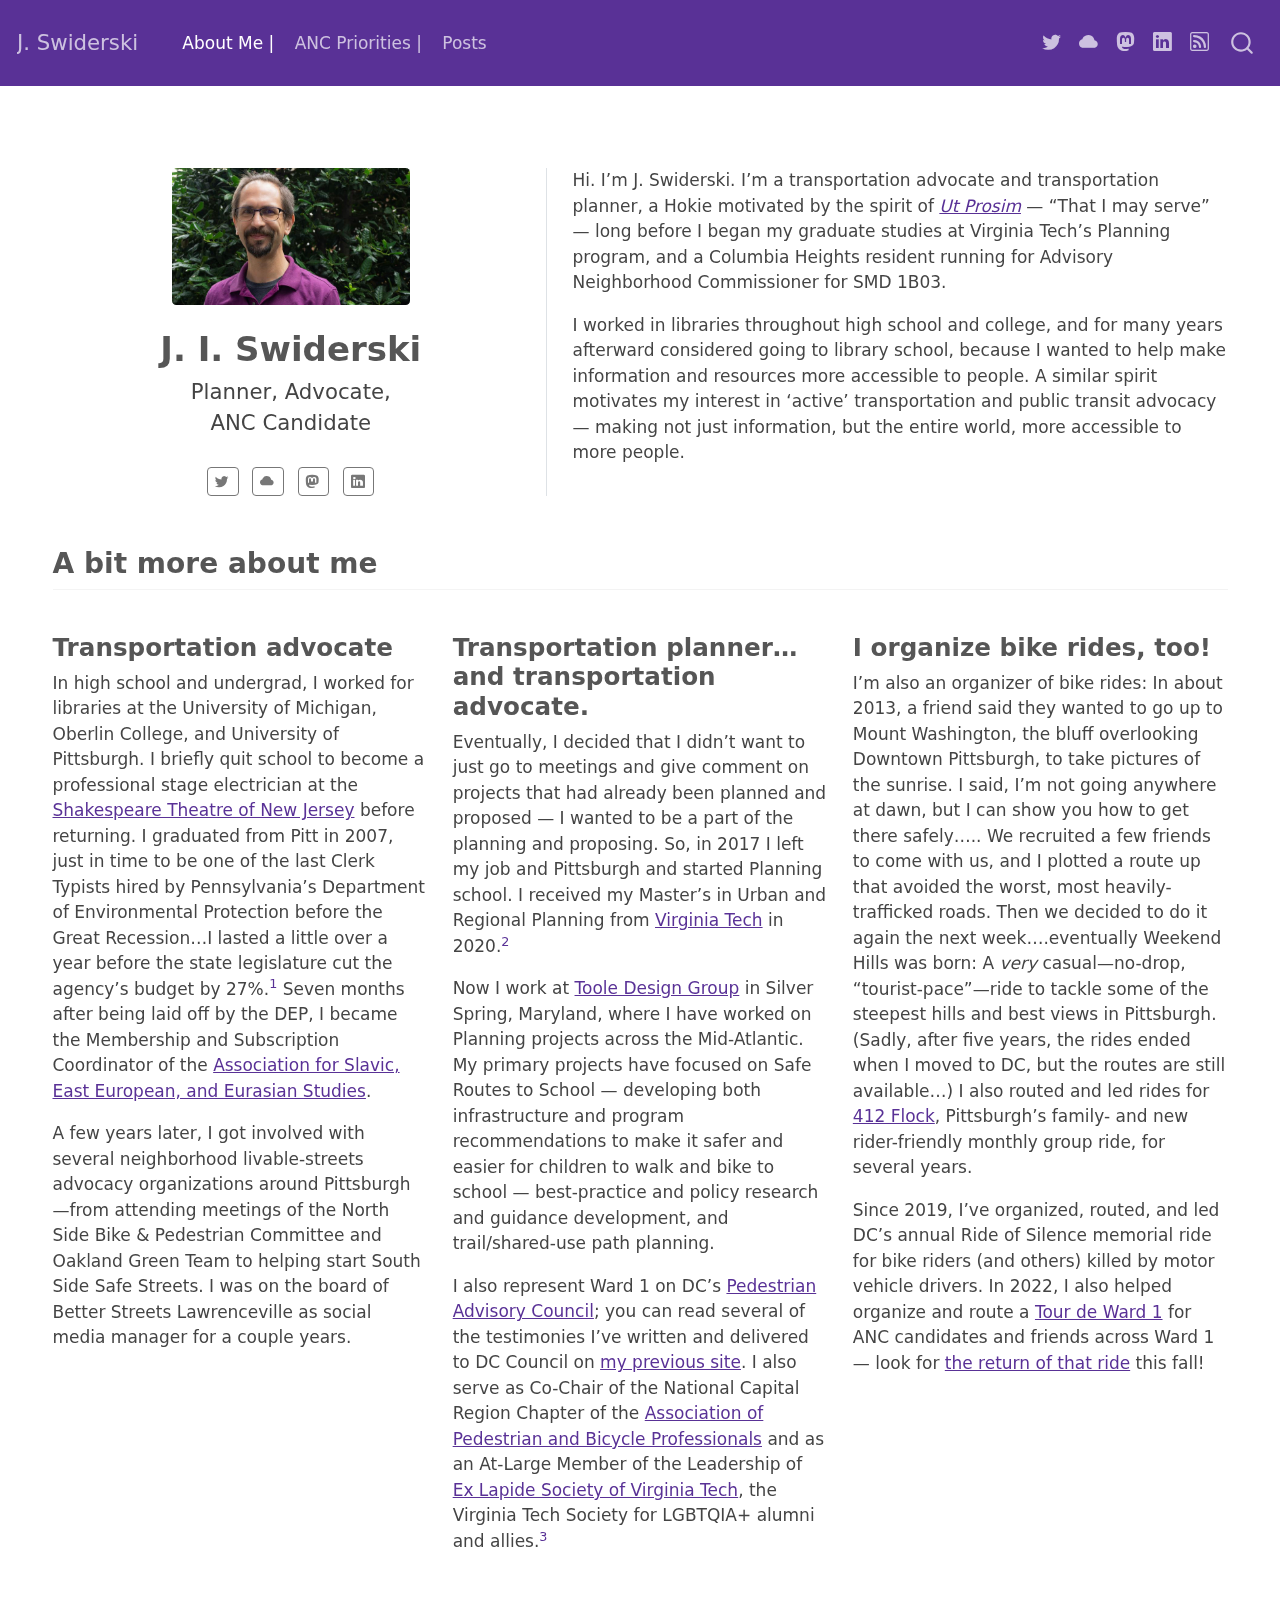
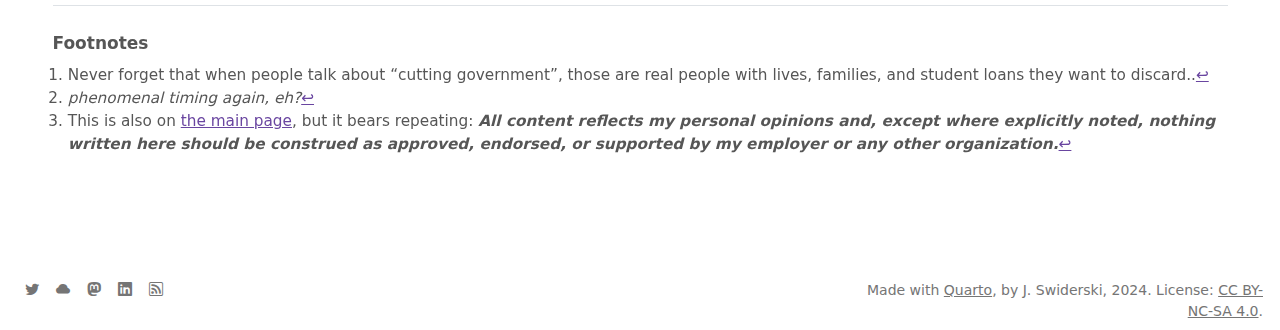
<file: about.html>
<!DOCTYPE html>
<html xmlns="http://www.w3.org/1999/xhtml" lang="en" xml:lang="en"><head>

<meta charset="utf-8">
<meta name="generator" content="quarto-1.3.353">

<meta name="viewport" content="width=device-width, initial-scale=1.0, user-scalable=yes">


<title>J. Swiderski - J. I. Swiderski</title>
<style>
code{white-space: pre-wrap;}
span.smallcaps{font-variant: small-caps;}
div.columns{display: flex; gap: min(4vw, 1.5em);}
div.column{flex: auto; overflow-x: auto;}
div.hanging-indent{margin-left: 1.5em; text-indent: -1.5em;}
ul.task-list{list-style: none;}
ul.task-list li input[type="checkbox"] {
  width: 0.8em;
  margin: 0 0.8em 0.2em -1em; /* quarto-specific, see https://github.com/quarto-dev/quarto-cli/issues/4556 */ 
  vertical-align: middle;
}
</style>


<script src="site_libs/quarto-nav/quarto-nav.js"></script>
<script src="site_libs/clipboard/clipboard.min.js"></script>
<script src="site_libs/quarto-search/autocomplete.umd.js"></script>
<script src="site_libs/quarto-search/fuse.min.js"></script>
<script src="site_libs/quarto-search/quarto-search.js"></script>
<meta name="quarto:offset" content="./">
<script src="site_libs/quarto-html/quarto.js"></script>
<script src="site_libs/quarto-html/popper.min.js"></script>
<script src="site_libs/quarto-html/tippy.umd.min.js"></script>
<link href="site_libs/quarto-html/tippy.css" rel="stylesheet">
<link href="site_libs/quarto-html/quarto-syntax-highlighting.css" rel="stylesheet" id="quarto-text-highlighting-styles">
<script src="site_libs/bootstrap/bootstrap.min.js"></script>
<link href="site_libs/bootstrap/bootstrap-icons.css" rel="stylesheet">
<link href="site_libs/bootstrap/bootstrap.min.css" rel="stylesheet" id="quarto-bootstrap" data-mode="light">
<script id="quarto-search-options" type="application/json">{
  "location": "navbar",
  "copy-button": false,
  "collapse-after": 3,
  "panel-placement": "end",
  "type": "overlay",
  "limit": 20,
  "language": {
    "search-no-results-text": "No results",
    "search-matching-documents-text": "matching documents",
    "search-copy-link-title": "Copy link to search",
    "search-hide-matches-text": "Hide additional matches",
    "search-more-match-text": "more match in this document",
    "search-more-matches-text": "more matches in this document",
    "search-clear-button-title": "Clear",
    "search-detached-cancel-button-title": "Cancel",
    "search-submit-button-title": "Submit"
  }
}</script>


<link rel="stylesheet" href="styles.css">
<meta property="og:title" content="J. Swiderski - J. I. Swiderski">
<meta property="og:description" content="Planner, Advocate,ANC Candidate">
<meta property="og:image" content="http://swiderskiji.github.io/headshot.jpeg">
<meta property="og:site-name" content="J. Swiderski">
<meta property="og:image:alt" content="Headshot of J. Swiderski, a white person with brown hair and goatee, wearing a purple polo shirt and standing in front of a large shrubbery or wall of ivy.">
</head>

<body class="nav-fixed">

<div id="quarto-search-results"></div>
  <header id="quarto-header" class="headroom fixed-top">
    <nav class="navbar navbar-expand-lg navbar-dark ">
      <div class="navbar-container container-fluid">
      <div class="navbar-brand-container">
    <a class="navbar-brand" href="./index.html">
    <span class="navbar-title">J. Swiderski</span>
    </a>
  </div>
            <div id="quarto-search" class="" title="Search"></div>
          <button class="navbar-toggler" type="button" data-bs-toggle="collapse" data-bs-target="#navbarCollapse" aria-controls="navbarCollapse" aria-expanded="false" aria-label="Toggle navigation" onclick="if (window.quartoToggleHeadroom) { window.quartoToggleHeadroom(); }">
  <span class="navbar-toggler-icon"></span>
</button>
          <div class="collapse navbar-collapse" id="navbarCollapse">
            <ul class="navbar-nav navbar-nav-scroll me-auto">
  <li class="nav-item">
    <a class="nav-link active" href="./about.html" rel="" target="" aria-current="page">
 <span class="menu-text">About Me |</span></a>
  </li>  
  <li class="nav-item">
    <a class="nav-link" href="./priorities.html" rel="" target="">
 <span class="menu-text">ANC Priorities |</span></a>
  </li>  
  <li class="nav-item">
    <a class="nav-link" href="./posts.html" rel="" target="">
 <span class="menu-text">Posts</span></a>
  </li>  
</ul>
            <ul class="navbar-nav navbar-nav-scroll ms-auto">
  <li class="nav-item compact">
    <a class="nav-link" href="https://twitter.com/swiderskiji" rel="" target=""><i class="bi bi-twitter" role="img" aria-label="twitter">
</i> 
 <span class="menu-text"></span></a>
  </li>  
  <li class="nav-item compact">
    <a class="nav-link" href="https://bsky.app/profile/swiderski.bsky.social" rel="" target=""><i class="bi bi-cloud-fill" role="img" aria-label="BlueSky">
</i> 
 <span class="menu-text"></span></a>
  </li>  
  <li class="nav-item compact">
    <a class="nav-link" href="https://transportation.social/@swiderski" rel="" target=""><i class="bi bi-mastodon" role="img" aria-label="mastodon">
</i> 
 <span class="menu-text"></span></a>
  </li>  
  <li class="nav-item compact">
    <a class="nav-link" href="https://www.linkedin.com/in/erskiji" rel="" target=""><i class="bi bi-linkedin" role="img" aria-label="linkedin">
</i> 
 <span class="menu-text"></span></a>
  </li>  
  <li class="nav-item compact">
    <a class="nav-link" href="./blog.xml" rel="" target=""><i class="bi bi-rss" role="img">
</i> 
 <span class="menu-text"></span></a>
  </li>  
</ul>
            <div class="quarto-navbar-tools">
</div>
          </div> <!-- /navcollapse -->
      </div> <!-- /container-fluid -->
    </nav>
</header>
<!-- content -->
<div id="quarto-content" class="quarto-container page-columns page-rows-contents page-layout-full page-navbar">
<!-- sidebar -->
<!-- margin-sidebar -->
    
<!-- main -->
<main class="content column-page" id="quarto-document-content">



<div class="quarto-about-trestles column-page">
  <div class="about-entity">
    <img src="headshot.jpeg" alt="Headshot of J. Swiderski, a white person with brown hair and goatee, wearing a purple polo shirt and standing in front of a large shrubbery or wall of ivy." class="about-image
  rounded " style="width: 14em;">
<header id="title-block-header" class="quarto-title-block default">
<div class="quarto-title">
<h1 class="title">J. I. Swiderski</h1>
<p class="subtitle lead">Planner, Advocate,<br>ANC Candidate</p>
</div>
<div class="quarto-title-meta">
  </div>
</header>
    <div class="about-links">
  <a href="https://twitter.com/swiderskiji" class="about-link" rel="" target="">
    <i class="bi bi-twitter"></i>
     <span class="about-link-text"></span>
  </a>
  <a href="https://bsky.app/profile/swiderski.bsky.social" class="about-link" rel="" target="">
    <i class="bi bi-cloud-fill"></i>
     <span class="about-link-text"></span>
  </a>
  <a href="https://transportation.social/@swiderski" class="about-link" rel="" target="">
    <i class="bi bi-mastodon"></i>
     <span class="about-link-text"></span>
  </a>
  <a href="https://www.linkedin.com/in/erskiji" class="about-link" rel="" target="">
    <i class="bi bi-linkedin"></i>
     <span class="about-link-text"></span>
  </a>
</div>
  </div>
  <div class="about-contents"><div id="hero-heading">
<p>Hi. I’m J. Swiderski. I’m a transportation advocate and transportation planner, a Hokie motivated by the spirit of <a href="https://news.vt.edu/articles/2022/11/cm-service.html"><em>Ut Prosim</em></a> — “That I may serve” — long before I began my graduate studies at Virginia Tech’s Planning program, and a Columbia Heights resident running for Advisory Neighborhood Commissioner for SMD 1B03.</p>
<p>I worked in libraries throughout high school and college, and for many years afterward considered going to library school, because I wanted to help make information and resources more accessible to people. A similar spirit motivates my interest in ‘active’ transportation and public transit advocacy — making not just information, but the entire world, more accessible to more people.</p>
</div></div>
</div>

<section id="a-bit-more-about-me" class="level2">
<h2 data-anchor-id="a-bit-more-about-me">A bit more about me</h2>
<div class="grid">
<section id="transportation-advocate" class="level3 g-col-4">
<h3 data-anchor-id="transportation-advocate">Transportation advocate</h3>
<p>In high school and undergrad, I worked for libraries at the University of Michigan, Oberlin College, and University of Pittsburgh. I briefly quit school to become a professional stage electrician at the <a href="https://www.shakespearenj.org/">Shakespeare Theatre of New Jersey</a> before returning. I graduated from Pitt in 2007, just in time to be one of the last Clerk Typists hired by Pennsylvania’s Department of Environmental Protection before the Great Recession…I lasted a little over a year before the state legislature cut the agency’s budget by 27%.<a href="#fn1" class="footnote-ref" id="fnref1" role="doc-noteref"><sup>1</sup></a> Seven months after being laid off by the DEP, I became the Membership and Subscription Coordinator of the <a href="https://www.aseees.org/">Association for Slavic, East European, and Eurasian Studies</a>.</p>
<p>A few years later, I got involved with several neighborhood livable-streets advocacy organizations around Pittsburgh—from attending meetings of the North Side Bike &amp; Pedestrian Committee and Oakland Green Team to helping start South Side Safe Streets. I was on the board of Better Streets Lawrenceville as social media manager for a couple years.</p>
</section>
<section id="transportation-plannerand-transportation-advocate." class="level3 g-col-4">
<h3 data-anchor-id="transportation-plannerand-transportation-advocate.">Transportation planner…and transportation advocate.</h3>
<p>Eventually, I decided that I didn’t want to just go to meetings and give comment on projects that had already been planned and proposed — I wanted to be a part of the planning and proposing. So, in 2017 I left my job and Pittsburgh and started Planning school. I received my Master’s in Urban and Regional Planning from <a href="https://spia.vt.edu/academics/graduate/murp.html">Virginia Tech</a> in 2020.<a href="#fn2" class="footnote-ref" id="fnref2" role="doc-noteref"><sup>2</sup></a></p>
<p>Now I work at <a href="http://tooledesign.com/">Toole Design Group</a> in Silver Spring, Maryland, where I have worked on Planning projects across the Mid-Atlantic. My primary projects have focused on Safe Routes to School — developing both infrastructure and program recommendations to make it safer and easier for children to walk and bike to school — best-practice and policy research and guidance development, and trail/shared-use path planning.</p>
<p>I also represent Ward 1 on DC’s <a href="https://www.walkdcwalk.org/">Pedestrian Advisory Council</a>; you can read several of the testimonies I’ve written and delivered to DC Council on <a href="./testimonies.html#PAC">my previous site</a>. I also serve as Co-Chair of the National Capital Region Chapter of the <a href="https://www.apbp.org/">Association of Pedestrian and Bicycle Professionals</a> and as an At-Large Member of the Leadership of <a href="https://www.linkedin.com/company/ex-lapide/">Ex Lapide Society of Virginia Tech</a>, the Virginia Tech Society for LGBTQIA+ alumni and allies.<a href="#fn3" class="footnote-ref" id="fnref3" role="doc-noteref"><sup>3</sup></a></p>
</section>
<section id="i-organize-bike-rides-too" class="level3 g-col-4">
<h3 data-anchor-id="i-organize-bike-rides-too">I organize bike rides, too!</h3>
<p>I’m also an organizer of bike rides: In about 2013, a friend said they wanted to go up to Mount Washington, the bluff overlooking Downtown Pittsburgh, to take pictures of the sunrise. I said, I’m not going anywhere at dawn, but I can show you how to get there safely….. We recruited a few friends to come with us, and I plotted a route up that avoided the worst, most heavily-trafficked roads. Then we decided to do it again the next week….eventually Weekend Hills was born: A <em>very</em> casual—no-drop, “tourist-pace”—ride to tackle some of the steepest hills and best views in Pittsburgh. (Sadly, after five years, the rides ended when I moved to DC, but the routes are still available…) I also routed and led rides for <a href="https://www.facebook.com/412Flock/">412 Flock</a>, Pittsburgh’s family- and new rider-friendly monthly group ride, for several years.</p>
<p>Since 2019, I’ve organized, routed, and led DC’s annual Ride of Silence memorial ride for bike riders (and others) killed by motor vehicle drivers. In 2022, I also helped organize and route a <a href="https://twitter.com/swiderskiji/status/1570486415741587457">Tour de Ward 1</a> for ANC candidates and friends across Ward 1 — look for <a href="https://twitter.com/swiderskiji/status/1815048163339706476">the return of that ride</a> this fall!</p>
</section>
</div>
<!-- end grid -->



</section>


<div id="quarto-appendix" class="default"><section id="footnotes" class="footnotes footnotes-end-of-document" role="doc-endnotes"><h2 class="anchored quarto-appendix-heading">Footnotes</h2>

<ol>
<li id="fn1"><p>Never forget that when people talk about “cutting government”, those are real people with lives, families, and student loans they want to discard..<a href="#fnref1" class="footnote-back" role="doc-backlink">↩︎</a></p></li>
<li id="fn2"><p><em>phenomenal timing again, eh?</em><a href="#fnref2" class="footnote-back" role="doc-backlink">↩︎</a></p></li>
<li id="fn3"><p>This is also on <a href="./">the main page</a>, but it bears repeating: <strong><em>All content reflects my personal opinions and, except where explicitly noted, nothing written here should be construed as approved, endorsed, or supported by my employer or any other organization.</em></strong><a href="#fnref3" class="footnote-back" role="doc-backlink">↩︎</a></p></li>
</ol>
</section></div></main> <!-- /main -->
<script id="quarto-html-after-body" type="application/javascript">
window.document.addEventListener("DOMContentLoaded", function (event) {
  const toggleBodyColorMode = (bsSheetEl) => {
    const mode = bsSheetEl.getAttribute("data-mode");
    const bodyEl = window.document.querySelector("body");
    if (mode === "dark") {
      bodyEl.classList.add("quarto-dark");
      bodyEl.classList.remove("quarto-light");
    } else {
      bodyEl.classList.add("quarto-light");
      bodyEl.classList.remove("quarto-dark");
    }
  }
  const toggleBodyColorPrimary = () => {
    const bsSheetEl = window.document.querySelector("link#quarto-bootstrap");
    if (bsSheetEl) {
      toggleBodyColorMode(bsSheetEl);
    }
  }
  toggleBodyColorPrimary();  
  const isCodeAnnotation = (el) => {
    for (const clz of el.classList) {
      if (clz.startsWith('code-annotation-')) {                     
        return true;
      }
    }
    return false;
  }
  const clipboard = new window.ClipboardJS('.code-copy-button', {
    text: function(trigger) {
      const codeEl = trigger.previousElementSibling.cloneNode(true);
      for (const childEl of codeEl.children) {
        if (isCodeAnnotation(childEl)) {
          childEl.remove();
        }
      }
      return codeEl.innerText;
    }
  });
  clipboard.on('success', function(e) {
    // button target
    const button = e.trigger;
    // don't keep focus
    button.blur();
    // flash "checked"
    button.classList.add('code-copy-button-checked');
    var currentTitle = button.getAttribute("title");
    button.setAttribute("title", "Copied!");
    let tooltip;
    if (window.bootstrap) {
      button.setAttribute("data-bs-toggle", "tooltip");
      button.setAttribute("data-bs-placement", "left");
      button.setAttribute("data-bs-title", "Copied!");
      tooltip = new bootstrap.Tooltip(button, 
        { trigger: "manual", 
          customClass: "code-copy-button-tooltip",
          offset: [0, -8]});
      tooltip.show();    
    }
    setTimeout(function() {
      if (tooltip) {
        tooltip.hide();
        button.removeAttribute("data-bs-title");
        button.removeAttribute("data-bs-toggle");
        button.removeAttribute("data-bs-placement");
      }
      button.setAttribute("title", currentTitle);
      button.classList.remove('code-copy-button-checked');
    }, 1000);
    // clear code selection
    e.clearSelection();
  });
  function tippyHover(el, contentFn) {
    const config = {
      allowHTML: true,
      content: contentFn,
      maxWidth: 500,
      delay: 100,
      arrow: false,
      appendTo: function(el) {
          return el.parentElement;
      },
      interactive: true,
      interactiveBorder: 10,
      theme: 'quarto',
      placement: 'bottom-start'
    };
    window.tippy(el, config); 
  }
  const noterefs = window.document.querySelectorAll('a[role="doc-noteref"]');
  for (var i=0; i<noterefs.length; i++) {
    const ref = noterefs[i];
    tippyHover(ref, function() {
      // use id or data attribute instead here
      let href = ref.getAttribute('data-footnote-href') || ref.getAttribute('href');
      try { href = new URL(href).hash; } catch {}
      const id = href.replace(/^#\/?/, "");
      const note = window.document.getElementById(id);
      return note.innerHTML;
    });
  }
      let selectedAnnoteEl;
      const selectorForAnnotation = ( cell, annotation) => {
        let cellAttr = 'data-code-cell="' + cell + '"';
        let lineAttr = 'data-code-annotation="' +  annotation + '"';
        const selector = 'span[' + cellAttr + '][' + lineAttr + ']';
        return selector;
      }
      const selectCodeLines = (annoteEl) => {
        const doc = window.document;
        const targetCell = annoteEl.getAttribute("data-target-cell");
        const targetAnnotation = annoteEl.getAttribute("data-target-annotation");
        const annoteSpan = window.document.querySelector(selectorForAnnotation(targetCell, targetAnnotation));
        const lines = annoteSpan.getAttribute("data-code-lines").split(",");
        const lineIds = lines.map((line) => {
          return targetCell + "-" + line;
        })
        let top = null;
        let height = null;
        let parent = null;
        if (lineIds.length > 0) {
            //compute the position of the single el (top and bottom and make a div)
            const el = window.document.getElementById(lineIds[0]);
            top = el.offsetTop;
            height = el.offsetHeight;
            parent = el.parentElement.parentElement;
          if (lineIds.length > 1) {
            const lastEl = window.document.getElementById(lineIds[lineIds.length - 1]);
            const bottom = lastEl.offsetTop + lastEl.offsetHeight;
            height = bottom - top;
          }
          if (top !== null && height !== null && parent !== null) {
            // cook up a div (if necessary) and position it 
            let div = window.document.getElementById("code-annotation-line-highlight");
            if (div === null) {
              div = window.document.createElement("div");
              div.setAttribute("id", "code-annotation-line-highlight");
              div.style.position = 'absolute';
              parent.appendChild(div);
            }
            div.style.top = top - 2 + "px";
            div.style.height = height + 4 + "px";
            let gutterDiv = window.document.getElementById("code-annotation-line-highlight-gutter");
            if (gutterDiv === null) {
              gutterDiv = window.document.createElement("div");
              gutterDiv.setAttribute("id", "code-annotation-line-highlight-gutter");
              gutterDiv.style.position = 'absolute';
              const codeCell = window.document.getElementById(targetCell);
              const gutter = codeCell.querySelector('.code-annotation-gutter');
              gutter.appendChild(gutterDiv);
            }
            gutterDiv.style.top = top - 2 + "px";
            gutterDiv.style.height = height + 4 + "px";
          }
          selectedAnnoteEl = annoteEl;
        }
      };
      const unselectCodeLines = () => {
        const elementsIds = ["code-annotation-line-highlight", "code-annotation-line-highlight-gutter"];
        elementsIds.forEach((elId) => {
          const div = window.document.getElementById(elId);
          if (div) {
            div.remove();
          }
        });
        selectedAnnoteEl = undefined;
      };
      // Attach click handler to the DT
      const annoteDls = window.document.querySelectorAll('dt[data-target-cell]');
      for (const annoteDlNode of annoteDls) {
        annoteDlNode.addEventListener('click', (event) => {
          const clickedEl = event.target;
          if (clickedEl !== selectedAnnoteEl) {
            unselectCodeLines();
            const activeEl = window.document.querySelector('dt[data-target-cell].code-annotation-active');
            if (activeEl) {
              activeEl.classList.remove('code-annotation-active');
            }
            selectCodeLines(clickedEl);
            clickedEl.classList.add('code-annotation-active');
          } else {
            // Unselect the line
            unselectCodeLines();
            clickedEl.classList.remove('code-annotation-active');
          }
        });
      }
  const findCites = (el) => {
    const parentEl = el.parentElement;
    if (parentEl) {
      const cites = parentEl.dataset.cites;
      if (cites) {
        return {
          el,
          cites: cites.split(' ')
        };
      } else {
        return findCites(el.parentElement)
      }
    } else {
      return undefined;
    }
  };
  var bibliorefs = window.document.querySelectorAll('a[role="doc-biblioref"]');
  for (var i=0; i<bibliorefs.length; i++) {
    const ref = bibliorefs[i];
    const citeInfo = findCites(ref);
    if (citeInfo) {
      tippyHover(citeInfo.el, function() {
        var popup = window.document.createElement('div');
        citeInfo.cites.forEach(function(cite) {
          var citeDiv = window.document.createElement('div');
          citeDiv.classList.add('hanging-indent');
          citeDiv.classList.add('csl-entry');
          var biblioDiv = window.document.getElementById('ref-' + cite);
          if (biblioDiv) {
            citeDiv.innerHTML = biblioDiv.innerHTML;
          }
          popup.appendChild(citeDiv);
        });
        return popup.innerHTML;
      });
    }
  }
});
</script>
</div> <!-- /content -->
<footer class="footer">
  <div class="nav-footer">
    <div class="nav-footer-left">
      <ul class="footer-items list-unstyled">
    <li class="nav-item compact">
    <a class="nav-link" href="https://twitter.com/swiderskiji">
      <i class="bi bi-twitter" role="img" aria-label="twitter">
</i> 
    </a>
  </li>  
    <li class="nav-item compact">
    <a class="nav-link" href="https://bsky.app/profile/swiderski.bsky.social">
      <i class="bi bi-cloud-fill" role="img" aria-label="BlueSky">
</i> 
    </a>
  </li>  
    <li class="nav-item compact">
    <a class="nav-link" href="https://transportation.social/@swiderski">
      <i class="bi bi-mastodon" role="img" aria-label="mastodon">
</i> 
    </a>
  </li>  
    <li class="nav-item compact">
    <a class="nav-link" href="https://www.linkedin.com/in/erskiji">
      <i class="bi bi-linkedin" role="img" aria-label="linkedin">
</i> 
    </a>
  </li>  
    <li class="nav-item compact">
    <a class="nav-link" href="./blog.xml">
      <i class="bi bi-rss" role="img">
</i> 
    </a>
  </li>  
</ul>
    </div>   
    <div class="nav-footer-center">
      &nbsp;
    </div>
    <div class="nav-footer-right">Made with <a href="https://quarto.org/">Quarto</a>, by J.&nbsp;Swiderski, 2024. License:&nbsp;<a href="https://creativecommons.org/licenses/by-nc-sa/4.0/">CC&nbsp;BY-NC-SA 4.0</a>.</div>
  </div>
</footer>



</body></html>
</file>
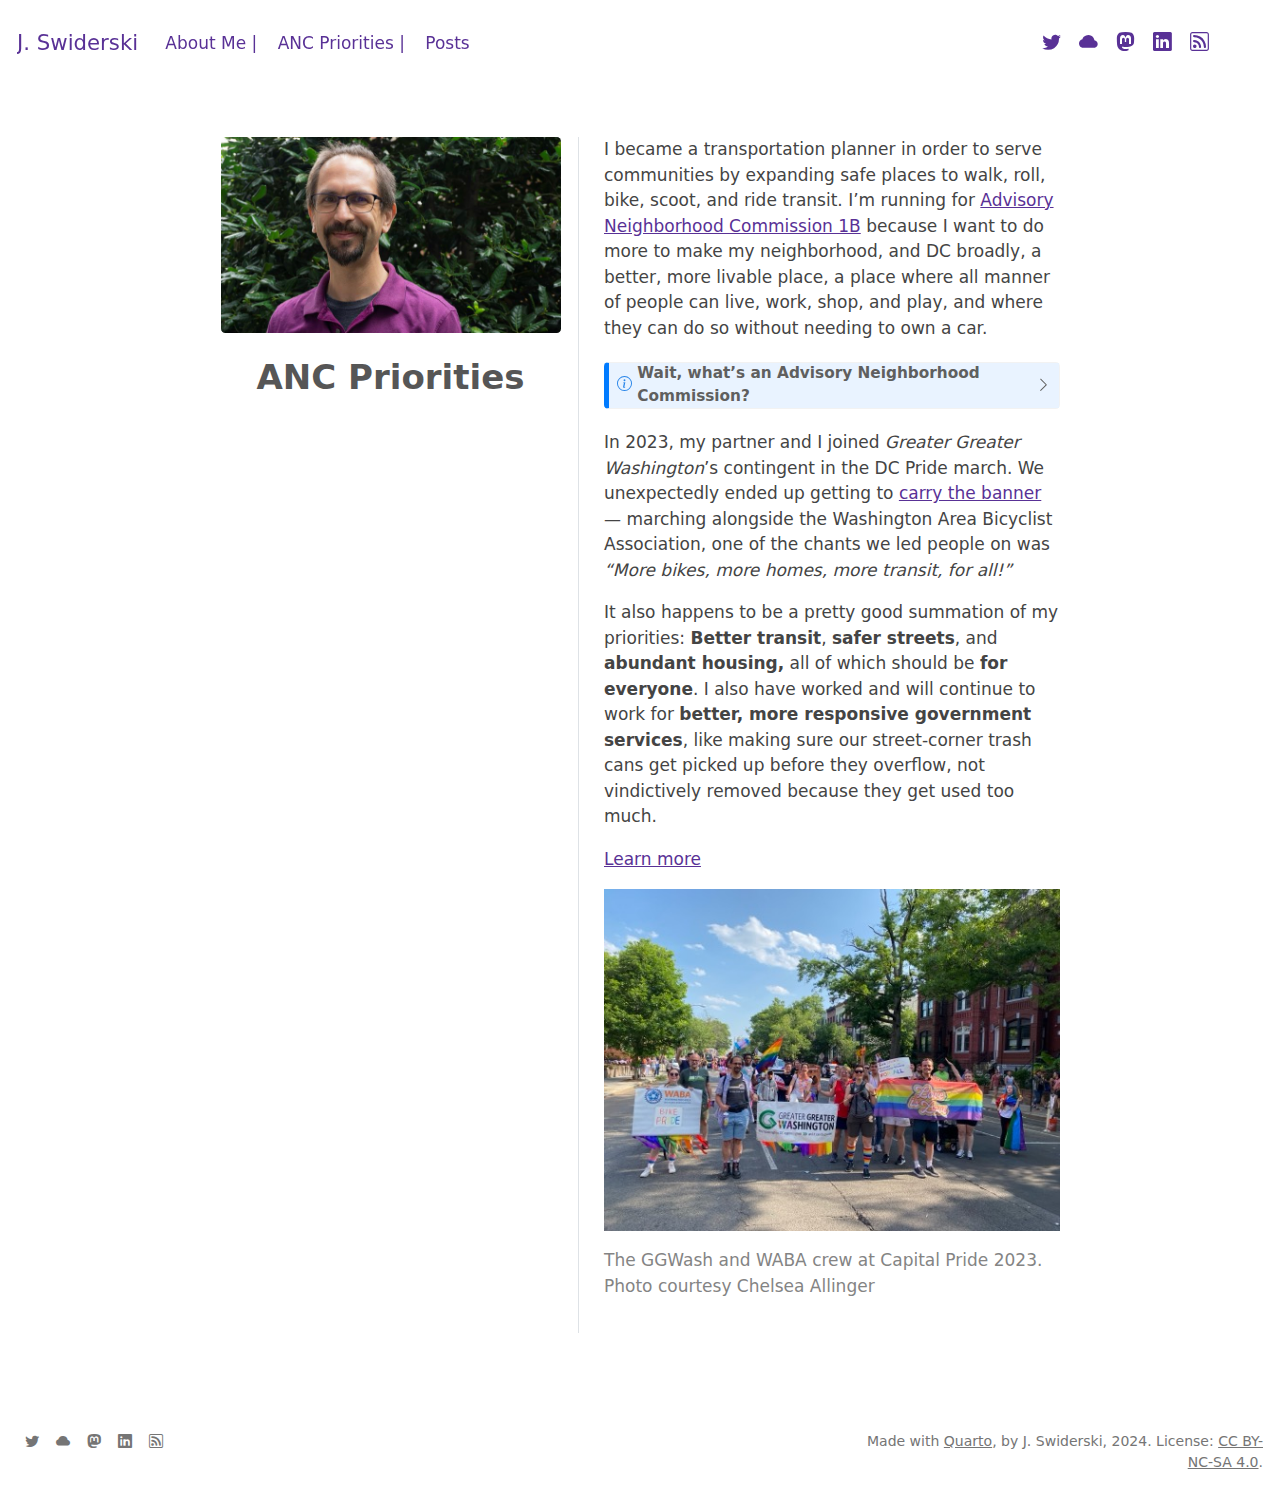
<file: priorities.html>
<!DOCTYPE html>
<html xmlns="http://www.w3.org/1999/xhtml" lang="en" xml:lang="en"><head>

<meta charset="utf-8">
<meta name="generator" content="quarto-1.5.55">

<meta name="viewport" content="width=device-width, initial-scale=1.0, user-scalable=yes">


<title>ANC Priorities – J. Swiderski</title>
<style>
code{white-space: pre-wrap;}
span.smallcaps{font-variant: small-caps;}
div.columns{display: flex; gap: min(4vw, 1.5em);}
div.column{flex: auto; overflow-x: auto;}
div.hanging-indent{margin-left: 1.5em; text-indent: -1.5em;}
ul.task-list{list-style: none;}
ul.task-list li input[type="checkbox"] {
  width: 0.8em;
  margin: 0 0.8em 0.2em -1em; /* quarto-specific, see https://github.com/quarto-dev/quarto-cli/issues/4556 */ 
  vertical-align: middle;
}
</style>


<script src="site_libs/quarto-nav/quarto-nav.js"></script>
<script src="site_libs/clipboard/clipboard.min.js"></script>
<script src="site_libs/quarto-search/autocomplete.umd.js"></script>
<script src="site_libs/quarto-search/fuse.min.js"></script>
<script src="site_libs/quarto-search/quarto-search.js"></script>
<meta name="quarto:offset" content="./">
<script src="site_libs/quarto-html/quarto.js"></script>
<script src="site_libs/quarto-html/popper.min.js"></script>
<script src="site_libs/quarto-html/tippy.umd.min.js"></script>
<link href="site_libs/quarto-html/tippy.css" rel="stylesheet">
<link href="site_libs/quarto-html/quarto-syntax-highlighting.css" rel="stylesheet" id="quarto-text-highlighting-styles">
<script src="site_libs/bootstrap/bootstrap.min.js"></script>
<link href="site_libs/bootstrap/bootstrap-icons.css" rel="stylesheet">
<link href="site_libs/bootstrap/bootstrap.min.css" rel="stylesheet" id="quarto-bootstrap" data-mode="light">
<script id="quarto-search-options" type="application/json">{
  "location": "navbar",
  "copy-button": false,
  "collapse-after": 3,
  "panel-placement": "end",
  "type": "overlay",
  "limit": 50,
  "keyboard-shortcut": [
    "f",
    "/",
    "s"
  ],
  "show-item-context": false,
  "language": {
    "search-no-results-text": "No results",
    "search-matching-documents-text": "matching documents",
    "search-copy-link-title": "Copy link to search",
    "search-hide-matches-text": "Hide additional matches",
    "search-more-match-text": "more match in this document",
    "search-more-matches-text": "more matches in this document",
    "search-clear-button-title": "Clear",
    "search-text-placeholder": "",
    "search-detached-cancel-button-title": "Cancel",
    "search-submit-button-title": "Submit",
    "search-label": "Search"
  }
}</script>


<link rel="stylesheet" href="styles.css">
<meta property="og:title" content="ANC Priorities – J. Swiderski">
<meta property="og:description" content="">
<meta property="og:image" content="http://swiderskiji.github.io/headshot.jpeg">
<meta property="og:site_name" content="J. Swiderski">
</head>

<body class="nav-fixed fullcontent">

<div id="quarto-search-results"></div>
  <header id="quarto-header" class="headroom fixed-top">
    <nav class="navbar navbar-expand-lg " data-bs-theme="dark">
      <div class="navbar-container container-fluid">
      <div class="navbar-brand-container mx-auto">
    <a class="navbar-brand" href="./index.html">
    <span class="navbar-title">J. Swiderski</span>
    </a>
  </div>
            <div id="quarto-search" class="" title="Search"></div>
          <button class="navbar-toggler" type="button" data-bs-toggle="collapse" data-bs-target="#navbarCollapse" aria-controls="navbarCollapse" role="menu" aria-expanded="false" aria-label="Toggle navigation" onclick="if (window.quartoToggleHeadroom) { window.quartoToggleHeadroom(); }">
  <span class="navbar-toggler-icon"></span>
</button>
          <div class="collapse navbar-collapse" id="navbarCollapse">
            <ul class="navbar-nav navbar-nav-scroll me-auto">
  <li class="nav-item">
    <a class="nav-link" href="./about.html"> 
<span class="menu-text">About Me |</span></a>
  </li>  
  <li class="nav-item">
    <a class="nav-link active" href="./priorities.html" aria-current="page"> 
<span class="menu-text">ANC Priorities |</span></a>
  </li>  
  <li class="nav-item">
    <a class="nav-link" href="./posts.html"> 
<span class="menu-text">Posts</span></a>
  </li>  
</ul>
            <ul class="navbar-nav navbar-nav-scroll ms-auto">
  <li class="nav-item compact">
    <a class="nav-link" href="https://twitter.com/swiderskiji"> <i class="bi bi-twitter" role="img" aria-label="twitter">
</i> 
<span class="menu-text"></span></a>
  </li>  
  <li class="nav-item compact">
    <a class="nav-link" href="https://bsky.app/profile/swiderski.bsky.social"> <i class="bi bi-cloud-fill" role="img" aria-label="BlueSky">
</i> 
<span class="menu-text"></span></a>
  </li>  
  <li class="nav-item compact">
    <a class="nav-link" href="https://transportation.social/@swiderski"> <i class="bi bi-mastodon" role="img" aria-label="mastodon">
</i> 
<span class="menu-text"></span></a>
  </li>  
  <li class="nav-item compact">
    <a class="nav-link" href="https://www.linkedin.com/in/erskiji"> <i class="bi bi-linkedin" role="img" aria-label="linkedin">
</i> 
<span class="menu-text"></span></a>
  </li>  
  <li class="nav-item compact">
    <a class="nav-link" href="./blog.xml"> <i class="bi bi-rss" role="img">
</i> 
<span class="menu-text"></span></a>
  </li>  
</ul>
          </div> <!-- /navcollapse -->
            <div class="quarto-navbar-tools">
</div>
      </div> <!-- /container-fluid -->
    </nav>
</header>
<!-- content -->
<div id="quarto-content" class="quarto-container page-columns page-rows-contents page-layout-article page-navbar">
<!-- sidebar -->
<!-- margin-sidebar -->
    
<!-- main -->
<div class="quarto-about-trestles">
  <div class="about-entity">
    <img src="headshot.jpeg" class="about-image
  rounded " style="width: 20em;">
<header id="title-block-header" class="quarto-title-block default">
<div class="quarto-title">
<h1 class="title">ANC Priorities</h1>
</div>
<div class="quarto-title-meta">
  </div>
</header>
  </div>
  <div class="about-contents"><main class="content" id="quarto-document-content">
<p>I became a transportation planner in order to serve communities by expanding safe places to walk, roll, bike, scoot, and ride transit. I’m running for <a href="https://www.anc1b.org/">Advisory Neighborhood Commission 1B</a> because I want to do more to make my neighborhood, and DC broadly, a better, more livable place, a place where all manner of people can live, work, shop, and play, and where they can do so without needing to own a car.</p>
<div class="callout callout-style-default callout-note callout-titled">
<div class="callout-header d-flex align-content-center" data-bs-toggle="collapse" data-bs-target=".callout-1-contents" aria-controls="callout-1" aria-expanded="false" aria-label="Toggle callout">
<div class="callout-icon-container">
<i class="callout-icon"></i>
</div>
<div class="callout-title-container flex-fill">
Wait, what’s an Advisory Neighborhood Commission?
</div>
<div class="callout-btn-toggle d-inline-block border-0 py-1 ps-1 pe-0 float-end"><i class="callout-toggle"></i></div>
</div>
<div id="callout-1" class="callout-1-contents callout-collapse collapse">
<div class="callout-body-container callout-body">
<p>DC’s Office of ANCs <a href="https://anc.dc.gov/page/about-ancs">says</a>:</p>
<blockquote class="blockquote">
<p>An ANC (Advisory Neighborhood Commission) is a non-partisan, neighborhood body each made up of locally elected representatives called Advisory Neighborhood Commissioners. They are a unique feature of the District’s Home Rule Charter…. The ANCs’ main job is to be their neighborhood’s official voice in advising the District government (and Federal agencies) on matters that affect their neighborhoods.</p>
</blockquote>
<p>Each Ward of DC is divided into several ANCs. ANC 1B, at the southern end of Ward 1, covers the neighborhoods of LeDroit Park, Cardozo, U Street, southern Columbia Heights, and northern Shaw. Like many Advisory Neighborhood Commissions, ANC 1B has its own website, <a href="https://www.anc1b.org/">anc1b.org</a>, where you can read more <a href="https://www.anc1b.org/about">about the Commission</a>.</p>
<p>The members of each Advisory Neighborhood Commission are elected from single-member districts, much like Congress’s Representatives. The districts within each ANC are known as….single-member districts, or SMDs for short. ANCs can have a wide range of SMDs, from as few as two to as many as ten. You can locate your SMD with DC’s <a href="https://dcgis.maps.arcgis.com/apps/instant/lookup/index.html?appid=12bb36e8b77a4a8780125e77e990b146">Locate Your ANC tool</a> or using the independent, but immensely useful, <a href="https://openanc.org/">OpenANC</a>.</p>
<p>The district I’m running in is <a href="https://openanc.org/map_2022/ancs/districts/1B03">1B03</a>, which covers an irregular swath of the hillside surrounding Cardozo Education Campus, in roughly three boxes: in the west, a trapezoid bounded by Florida Avenue NW, 14th Street NW, and Clifton Street NW; in the center, between 13th and 12th Streets NW, a rectangle bounded by W Street NW and Clifton Street NW; and in the east, a slightly larger rectangle stretching from W Street NW to Euclid Street NW between 12th Street NW and Sherman Avenue NW.</p>
</div>
</div>
</div>
<p>In 2023, my partner and I joined <em>Greater Greater Washington</em>’s contingent in the DC Pride march. We unexpectedly ended up getting to <a href="https://twitter.com/swiderskiji/status/1667707589256151040">carry the banner</a> — marching alongside the Washington Area Bicyclist Association, one of the chants we led people on was <em>“More bikes, more homes, more transit, for all!”</em></p>
<p>It also happens to be a pretty good summation of my priorities: <strong>Better transit</strong>, <strong>safer streets</strong>, and <strong>abundant housing,</strong> all of which should be <strong>for everyone</strong>. I also have worked and will continue to work for <strong>better, more responsive government services</strong>, like making sure our street-corner trash cans get picked up before they overflow, not vindictively removed because they get used too much.</p>
<p><a href=".\posts/priorities-longer.html">Learn more</a></p>
<div class="quarto-figure quarto-figure-center">
<figure class="figure">
<p><img src="posts/images/IMG_8441.jpg" class="img-fluid figure-img"></p>
<figcaption>The GGWash and WABA crew at Capital Pride 2023. Photo courtesy Chelsea Allinger</figcaption>
</figure>
</div>


</main></div>
</div>
 <!-- /main -->
<script id="quarto-html-after-body" type="application/javascript">
window.document.addEventListener("DOMContentLoaded", function (event) {
  const toggleBodyColorMode = (bsSheetEl) => {
    const mode = bsSheetEl.getAttribute("data-mode");
    const bodyEl = window.document.querySelector("body");
    if (mode === "dark") {
      bodyEl.classList.add("quarto-dark");
      bodyEl.classList.remove("quarto-light");
    } else {
      bodyEl.classList.add("quarto-light");
      bodyEl.classList.remove("quarto-dark");
    }
  }
  const toggleBodyColorPrimary = () => {
    const bsSheetEl = window.document.querySelector("link#quarto-bootstrap");
    if (bsSheetEl) {
      toggleBodyColorMode(bsSheetEl);
    }
  }
  toggleBodyColorPrimary();  
  const isCodeAnnotation = (el) => {
    for (const clz of el.classList) {
      if (clz.startsWith('code-annotation-')) {                     
        return true;
      }
    }
    return false;
  }
  const onCopySuccess = function(e) {
    // button target
    const button = e.trigger;
    // don't keep focus
    button.blur();
    // flash "checked"
    button.classList.add('code-copy-button-checked');
    var currentTitle = button.getAttribute("title");
    button.setAttribute("title", "Copied!");
    let tooltip;
    if (window.bootstrap) {
      button.setAttribute("data-bs-toggle", "tooltip");
      button.setAttribute("data-bs-placement", "left");
      button.setAttribute("data-bs-title", "Copied!");
      tooltip = new bootstrap.Tooltip(button, 
        { trigger: "manual", 
          customClass: "code-copy-button-tooltip",
          offset: [0, -8]});
      tooltip.show();    
    }
    setTimeout(function() {
      if (tooltip) {
        tooltip.hide();
        button.removeAttribute("data-bs-title");
        button.removeAttribute("data-bs-toggle");
        button.removeAttribute("data-bs-placement");
      }
      button.setAttribute("title", currentTitle);
      button.classList.remove('code-copy-button-checked');
    }, 1000);
    // clear code selection
    e.clearSelection();
  }
  const getTextToCopy = function(trigger) {
      const codeEl = trigger.previousElementSibling.cloneNode(true);
      for (const childEl of codeEl.children) {
        if (isCodeAnnotation(childEl)) {
          childEl.remove();
        }
      }
      return codeEl.innerText;
  }
  const clipboard = new window.ClipboardJS('.code-copy-button:not([data-in-quarto-modal])', {
    text: getTextToCopy
  });
  clipboard.on('success', onCopySuccess);
  if (window.document.getElementById('quarto-embedded-source-code-modal')) {
    // For code content inside modals, clipBoardJS needs to be initialized with a container option
    // TODO: Check when it could be a function (https://github.com/zenorocha/clipboard.js/issues/860)
    const clipboardModal = new window.ClipboardJS('.code-copy-button[data-in-quarto-modal]', {
      text: getTextToCopy,
      container: window.document.getElementById('quarto-embedded-source-code-modal')
    });
    clipboardModal.on('success', onCopySuccess);
  }
    var localhostRegex = new RegExp(/^(?:http|https):\/\/localhost\:?[0-9]*\//);
    var mailtoRegex = new RegExp(/^mailto:/);
      var filterRegex = new RegExp("http:\/\/swiderskiji\.github\.io\/");
    var isInternal = (href) => {
        return filterRegex.test(href) || localhostRegex.test(href) || mailtoRegex.test(href);
    }
    // Inspect non-navigation links and adorn them if external
 	var links = window.document.querySelectorAll('a[href]:not(.nav-link):not(.navbar-brand):not(.toc-action):not(.sidebar-link):not(.sidebar-item-toggle):not(.pagination-link):not(.no-external):not([aria-hidden]):not(.dropdown-item):not(.quarto-navigation-tool):not(.about-link)');
    for (var i=0; i<links.length; i++) {
      const link = links[i];
      if (!isInternal(link.href)) {
        // undo the damage that might have been done by quarto-nav.js in the case of
        // links that we want to consider external
        if (link.dataset.originalHref !== undefined) {
          link.href = link.dataset.originalHref;
        }
      }
    }
  function tippyHover(el, contentFn, onTriggerFn, onUntriggerFn) {
    const config = {
      allowHTML: true,
      maxWidth: 500,
      delay: 100,
      arrow: false,
      appendTo: function(el) {
          return el.parentElement;
      },
      interactive: true,
      interactiveBorder: 10,
      theme: 'quarto',
      placement: 'bottom-start',
    };
    if (contentFn) {
      config.content = contentFn;
    }
    if (onTriggerFn) {
      config.onTrigger = onTriggerFn;
    }
    if (onUntriggerFn) {
      config.onUntrigger = onUntriggerFn;
    }
    window.tippy(el, config); 
  }
  const noterefs = window.document.querySelectorAll('a[role="doc-noteref"]');
  for (var i=0; i<noterefs.length; i++) {
    const ref = noterefs[i];
    tippyHover(ref, function() {
      // use id or data attribute instead here
      let href = ref.getAttribute('data-footnote-href') || ref.getAttribute('href');
      try { href = new URL(href).hash; } catch {}
      const id = href.replace(/^#\/?/, "");
      const note = window.document.getElementById(id);
      if (note) {
        return note.innerHTML;
      } else {
        return "";
      }
    });
  }
  const xrefs = window.document.querySelectorAll('a.quarto-xref');
  const processXRef = (id, note) => {
    // Strip column container classes
    const stripColumnClz = (el) => {
      el.classList.remove("page-full", "page-columns");
      if (el.children) {
        for (const child of el.children) {
          stripColumnClz(child);
        }
      }
    }
    stripColumnClz(note)
    if (id === null || id.startsWith('sec-')) {
      // Special case sections, only their first couple elements
      const container = document.createElement("div");
      if (note.children && note.children.length > 2) {
        container.appendChild(note.children[0].cloneNode(true));
        for (let i = 1; i < note.children.length; i++) {
          const child = note.children[i];
          if (child.tagName === "P" && child.innerText === "") {
            continue;
          } else {
            container.appendChild(child.cloneNode(true));
            break;
          }
        }
        if (window.Quarto?.typesetMath) {
          window.Quarto.typesetMath(container);
        }
        return container.innerHTML
      } else {
        if (window.Quarto?.typesetMath) {
          window.Quarto.typesetMath(note);
        }
        return note.innerHTML;
      }
    } else {
      // Remove any anchor links if they are present
      const anchorLink = note.querySelector('a.anchorjs-link');
      if (anchorLink) {
        anchorLink.remove();
      }
      if (window.Quarto?.typesetMath) {
        window.Quarto.typesetMath(note);
      }
      // TODO in 1.5, we should make sure this works without a callout special case
      if (note.classList.contains("callout")) {
        return note.outerHTML;
      } else {
        return note.innerHTML;
      }
    }
  }
  for (var i=0; i<xrefs.length; i++) {
    const xref = xrefs[i];
    tippyHover(xref, undefined, function(instance) {
      instance.disable();
      let url = xref.getAttribute('href');
      let hash = undefined; 
      if (url.startsWith('#')) {
        hash = url;
      } else {
        try { hash = new URL(url).hash; } catch {}
      }
      if (hash) {
        const id = hash.replace(/^#\/?/, "");
        const note = window.document.getElementById(id);
        if (note !== null) {
          try {
            const html = processXRef(id, note.cloneNode(true));
            instance.setContent(html);
          } finally {
            instance.enable();
            instance.show();
          }
        } else {
          // See if we can fetch this
          fetch(url.split('#')[0])
          .then(res => res.text())
          .then(html => {
            const parser = new DOMParser();
            const htmlDoc = parser.parseFromString(html, "text/html");
            const note = htmlDoc.getElementById(id);
            if (note !== null) {
              const html = processXRef(id, note);
              instance.setContent(html);
            } 
          }).finally(() => {
            instance.enable();
            instance.show();
          });
        }
      } else {
        // See if we can fetch a full url (with no hash to target)
        // This is a special case and we should probably do some content thinning / targeting
        fetch(url)
        .then(res => res.text())
        .then(html => {
          const parser = new DOMParser();
          const htmlDoc = parser.parseFromString(html, "text/html");
          const note = htmlDoc.querySelector('main.content');
          if (note !== null) {
            // This should only happen for chapter cross references
            // (since there is no id in the URL)
            // remove the first header
            if (note.children.length > 0 && note.children[0].tagName === "HEADER") {
              note.children[0].remove();
            }
            const html = processXRef(null, note);
            instance.setContent(html);
          } 
        }).finally(() => {
          instance.enable();
          instance.show();
        });
      }
    }, function(instance) {
    });
  }
      let selectedAnnoteEl;
      const selectorForAnnotation = ( cell, annotation) => {
        let cellAttr = 'data-code-cell="' + cell + '"';
        let lineAttr = 'data-code-annotation="' +  annotation + '"';
        const selector = 'span[' + cellAttr + '][' + lineAttr + ']';
        return selector;
      }
      const selectCodeLines = (annoteEl) => {
        const doc = window.document;
        const targetCell = annoteEl.getAttribute("data-target-cell");
        const targetAnnotation = annoteEl.getAttribute("data-target-annotation");
        const annoteSpan = window.document.querySelector(selectorForAnnotation(targetCell, targetAnnotation));
        const lines = annoteSpan.getAttribute("data-code-lines").split(",");
        const lineIds = lines.map((line) => {
          return targetCell + "-" + line;
        })
        let top = null;
        let height = null;
        let parent = null;
        if (lineIds.length > 0) {
            //compute the position of the single el (top and bottom and make a div)
            const el = window.document.getElementById(lineIds[0]);
            top = el.offsetTop;
            height = el.offsetHeight;
            parent = el.parentElement.parentElement;
          if (lineIds.length > 1) {
            const lastEl = window.document.getElementById(lineIds[lineIds.length - 1]);
            const bottom = lastEl.offsetTop + lastEl.offsetHeight;
            height = bottom - top;
          }
          if (top !== null && height !== null && parent !== null) {
            // cook up a div (if necessary) and position it 
            let div = window.document.getElementById("code-annotation-line-highlight");
            if (div === null) {
              div = window.document.createElement("div");
              div.setAttribute("id", "code-annotation-line-highlight");
              div.style.position = 'absolute';
              parent.appendChild(div);
            }
            div.style.top = top - 2 + "px";
            div.style.height = height + 4 + "px";
            div.style.left = 0;
            let gutterDiv = window.document.getElementById("code-annotation-line-highlight-gutter");
            if (gutterDiv === null) {
              gutterDiv = window.document.createElement("div");
              gutterDiv.setAttribute("id", "code-annotation-line-highlight-gutter");
              gutterDiv.style.position = 'absolute';
              const codeCell = window.document.getElementById(targetCell);
              const gutter = codeCell.querySelector('.code-annotation-gutter');
              gutter.appendChild(gutterDiv);
            }
            gutterDiv.style.top = top - 2 + "px";
            gutterDiv.style.height = height + 4 + "px";
          }
          selectedAnnoteEl = annoteEl;
        }
      };
      const unselectCodeLines = () => {
        const elementsIds = ["code-annotation-line-highlight", "code-annotation-line-highlight-gutter"];
        elementsIds.forEach((elId) => {
          const div = window.document.getElementById(elId);
          if (div) {
            div.remove();
          }
        });
        selectedAnnoteEl = undefined;
      };
        // Handle positioning of the toggle
    window.addEventListener(
      "resize",
      throttle(() => {
        elRect = undefined;
        if (selectedAnnoteEl) {
          selectCodeLines(selectedAnnoteEl);
        }
      }, 10)
    );
    function throttle(fn, ms) {
    let throttle = false;
    let timer;
      return (...args) => {
        if(!throttle) { // first call gets through
            fn.apply(this, args);
            throttle = true;
        } else { // all the others get throttled
            if(timer) clearTimeout(timer); // cancel #2
            timer = setTimeout(() => {
              fn.apply(this, args);
              timer = throttle = false;
            }, ms);
        }
      };
    }
      // Attach click handler to the DT
      const annoteDls = window.document.querySelectorAll('dt[data-target-cell]');
      for (const annoteDlNode of annoteDls) {
        annoteDlNode.addEventListener('click', (event) => {
          const clickedEl = event.target;
          if (clickedEl !== selectedAnnoteEl) {
            unselectCodeLines();
            const activeEl = window.document.querySelector('dt[data-target-cell].code-annotation-active');
            if (activeEl) {
              activeEl.classList.remove('code-annotation-active');
            }
            selectCodeLines(clickedEl);
            clickedEl.classList.add('code-annotation-active');
          } else {
            // Unselect the line
            unselectCodeLines();
            clickedEl.classList.remove('code-annotation-active');
          }
        });
      }
  const findCites = (el) => {
    const parentEl = el.parentElement;
    if (parentEl) {
      const cites = parentEl.dataset.cites;
      if (cites) {
        return {
          el,
          cites: cites.split(' ')
        };
      } else {
        return findCites(el.parentElement)
      }
    } else {
      return undefined;
    }
  };
  var bibliorefs = window.document.querySelectorAll('a[role="doc-biblioref"]');
  for (var i=0; i<bibliorefs.length; i++) {
    const ref = bibliorefs[i];
    const citeInfo = findCites(ref);
    if (citeInfo) {
      tippyHover(citeInfo.el, function() {
        var popup = window.document.createElement('div');
        citeInfo.cites.forEach(function(cite) {
          var citeDiv = window.document.createElement('div');
          citeDiv.classList.add('hanging-indent');
          citeDiv.classList.add('csl-entry');
          var biblioDiv = window.document.getElementById('ref-' + cite);
          if (biblioDiv) {
            citeDiv.innerHTML = biblioDiv.innerHTML;
          }
          popup.appendChild(citeDiv);
        });
        return popup.innerHTML;
      });
    }
  }
});
</script>
</div> <!-- /content -->
<footer class="footer">
  <div class="nav-footer">
    <div class="nav-footer-left">
      <ul class="footer-items list-unstyled">
    <li class="nav-item compact">
    <a class="nav-link" href="https://twitter.com/swiderskiji">
      <i class="bi bi-twitter" role="img" aria-label="twitter">
</i> 
    </a>
  </li>  
    <li class="nav-item compact">
    <a class="nav-link" href="https://bsky.app/profile/swiderski.bsky.social">
      <i class="bi bi-cloud-fill" role="img" aria-label="BlueSky">
</i> 
    </a>
  </li>  
    <li class="nav-item compact">
    <a class="nav-link" href="https://transportation.social/@swiderski">
      <i class="bi bi-mastodon" role="img" aria-label="mastodon">
</i> 
    </a>
  </li>  
    <li class="nav-item compact">
    <a class="nav-link" href="https://www.linkedin.com/in/erskiji">
      <i class="bi bi-linkedin" role="img" aria-label="linkedin">
</i> 
    </a>
  </li>  
    <li class="nav-item compact">
    <a class="nav-link" href="./blog.xml">
      <i class="bi bi-rss" role="img">
</i> 
    </a>
  </li>  
</ul>
    </div>   
    <div class="nav-footer-center">
      &nbsp;
    </div>
    <div class="nav-footer-right">
<p>Made with <a href="https://quarto.org/">Quarto</a>, by J.&nbsp;Swiderski, 2024. License:&nbsp;<a href="https://creativecommons.org/licenses/by-nc-sa/4.0/">CC&nbsp;BY-NC-SA 4.0</a>.</p>
</div>
  </div>
</footer>




</body></html>
</file>
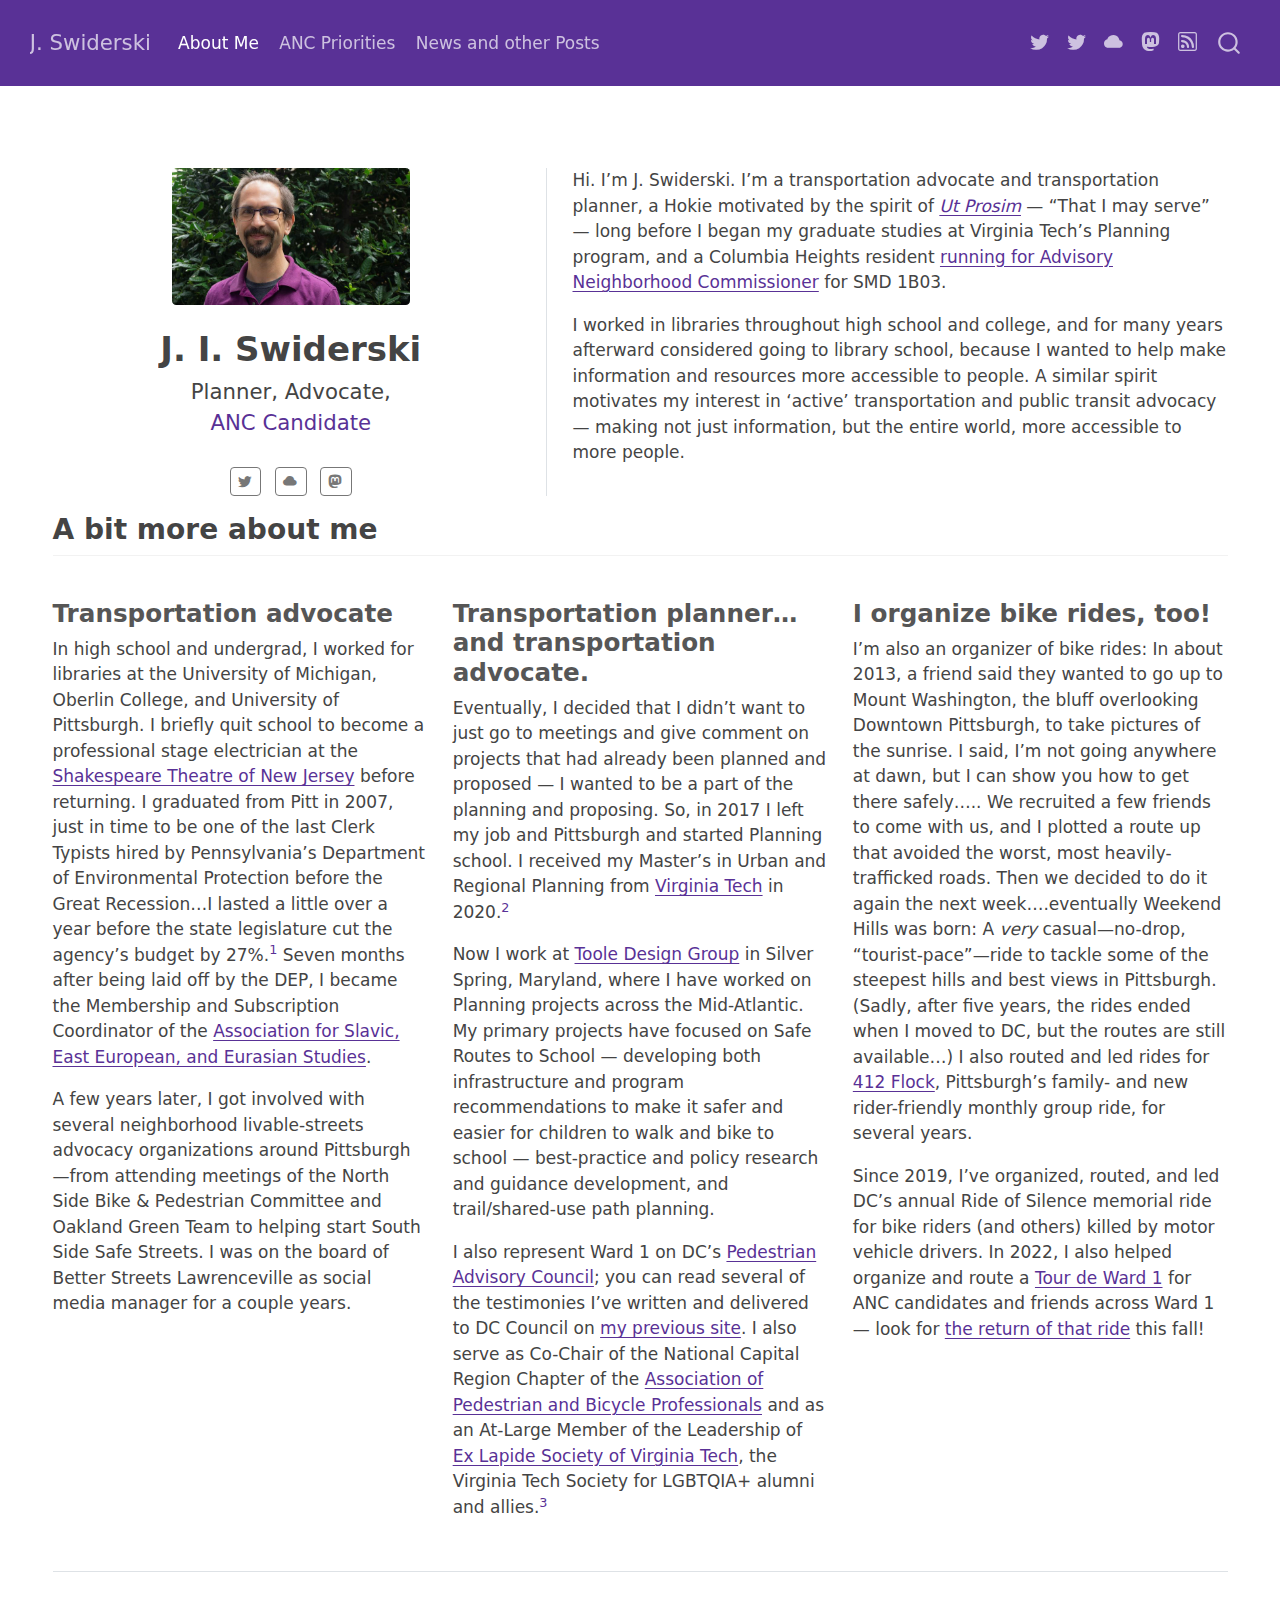
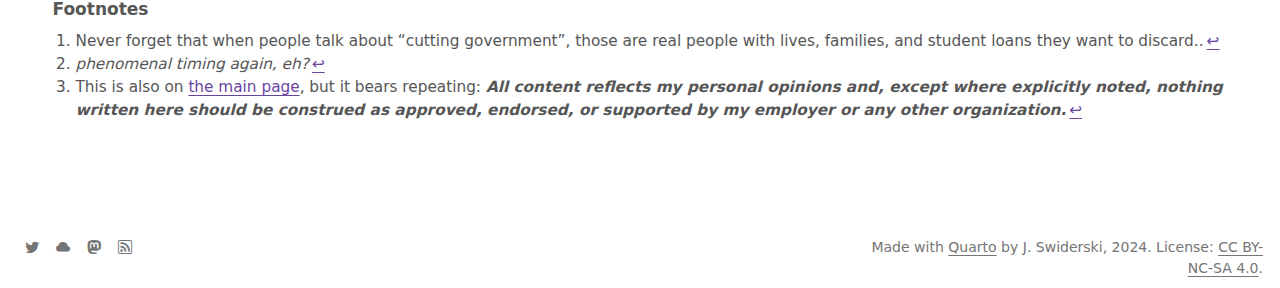
<file: docs/about.html>
<!DOCTYPE html>
<html xmlns="http://www.w3.org/1999/xhtml" lang="en" xml:lang="en"><head>

<meta charset="utf-8">
<meta name="generator" content="quarto-1.5.56">

<meta name="viewport" content="width=device-width, initial-scale=1.0, user-scalable=yes">


<title>J. I. Swiderski – J. Swiderski</title>
<style>
code{white-space: pre-wrap;}
span.smallcaps{font-variant: small-caps;}
div.columns{display: flex; gap: min(4vw, 1.5em);}
div.column{flex: auto; overflow-x: auto;}
div.hanging-indent{margin-left: 1.5em; text-indent: -1.5em;}
ul.task-list{list-style: none;}
ul.task-list li input[type="checkbox"] {
  width: 0.8em;
  margin: 0 0.8em 0.2em -1em; /* quarto-specific, see https://github.com/quarto-dev/quarto-cli/issues/4556 */ 
  vertical-align: middle;
}
</style>


<script src="site_libs/quarto-nav/quarto-nav.js"></script>
<script src="site_libs/clipboard/clipboard.min.js"></script>
<script src="site_libs/quarto-search/autocomplete.umd.js"></script>
<script src="site_libs/quarto-search/fuse.min.js"></script>
<script src="site_libs/quarto-search/quarto-search.js"></script>
<meta name="quarto:offset" content="./">
<link href="./favicon.ico" rel="icon">
<script src="site_libs/quarto-html/quarto.js"></script>
<script src="site_libs/quarto-html/popper.min.js"></script>
<script src="site_libs/quarto-html/tippy.umd.min.js"></script>
<link href="site_libs/quarto-html/tippy.css" rel="stylesheet">
<link href="site_libs/quarto-html/quarto-syntax-highlighting.css" rel="stylesheet" id="quarto-text-highlighting-styles">
<script src="site_libs/bootstrap/bootstrap.min.js"></script>
<link href="site_libs/bootstrap/bootstrap-icons.css" rel="stylesheet">
<link href="site_libs/bootstrap/bootstrap.min.css" rel="stylesheet" id="quarto-bootstrap" data-mode="light">
<script id="quarto-search-options" type="application/json">{
  "location": "navbar",
  "copy-button": false,
  "collapse-after": 3,
  "panel-placement": "end",
  "type": "overlay",
  "limit": 50,
  "keyboard-shortcut": [
    "f",
    "/",
    "s"
  ],
  "show-item-context": false,
  "language": {
    "search-no-results-text": "No results",
    "search-matching-documents-text": "matching documents",
    "search-copy-link-title": "Copy link to search",
    "search-hide-matches-text": "Hide additional matches",
    "search-more-match-text": "more match in this document",
    "search-more-matches-text": "more matches in this document",
    "search-clear-button-title": "Clear",
    "search-text-placeholder": "",
    "search-detached-cancel-button-title": "Cancel",
    "search-submit-button-title": "Submit",
    "search-label": "Search"
  }
}</script>


<link rel="stylesheet" href="styles.css">
<meta property="og:title" content="J. I. Swiderski – J. Swiderski">
<meta property="og:description" content="Planner, Advocate,ANC Candidate">
<meta property="og:image" content="headshot.jpeg">
<meta property="og:site_name" content="J. Swiderski">
<meta property="og:locale" content="en_US">
<meta name="twitter:title" content="J. I. Swiderski – J. Swiderski">
<meta name="twitter:description" content="Planner, Advocate,ANC Candidate">
<meta name="twitter:image" content="headshot.jpeg">
<meta name="twitter:creator" content="@swiderskiji">
<meta name="twitter:card" content="summary_large_image">
</head>

<body class="nav-fixed">

<div id="quarto-search-results"></div>
  <header id="quarto-header" class="headroom fixed-top">
    <nav class="navbar navbar-expand-lg " data-bs-theme="dark">
      <div class="navbar-container container-fluid">
      <div class="navbar-brand-container mx-auto">
    <a class="navbar-brand" href="./index.html">
    <span class="navbar-title">J. Swiderski</span>
    </a>
  </div>
            <div id="quarto-search" class="" title="Search"></div>
          <button class="navbar-toggler" type="button" data-bs-toggle="collapse" data-bs-target="#navbarCollapse" aria-controls="navbarCollapse" role="menu" aria-expanded="false" aria-label="Toggle navigation" onclick="if (window.quartoToggleHeadroom) { window.quartoToggleHeadroom(); }">
  <span class="navbar-toggler-icon"></span>
</button>
          <div class="collapse navbar-collapse" id="navbarCollapse">
            <ul class="navbar-nav navbar-nav-scroll me-auto">
  <li class="nav-item">
    <a class="nav-link active" href="./about.html" aria-current="page"> 
<span class="menu-text">About Me</span></a>
  </li>  
  <li class="nav-item">
    <a class="nav-link" href="./priorities.html"> 
<span class="menu-text">ANC Priorities</span></a>
  </li>  
  <li class="nav-item">
    <a class="nav-link" href="./posts.html"> 
<span class="menu-text">News and other Posts</span></a>
  </li>  
</ul>
            <ul class="navbar-nav navbar-nav-scroll ms-auto">
  <li class="nav-item compact">
    <a class="nav-link" href="https://twitter.com/swiderskiji"> <i class="bi bi-twitter" role="img" aria-label="twitter">
</i> 
<span class="menu-text"></span></a>
  </li>  
  <li class="nav-item compact">
    <a class="nav-link" href="https://twitter.com/js_1B03"> <i class="bi bi-twitter" role="img" aria-label="ANC twitter">
</i> 
<span class="menu-text"></span></a>
  </li>  
  <li class="nav-item compact">
    <a class="nav-link" href="https://bsky.app/profile/swiderski.bsky.social"> <i class="bi bi-cloud-fill" role="img" aria-label="BlueSky">
</i> 
<span class="menu-text"></span></a>
  </li>  
  <li class="nav-item compact">
    <a class="nav-link" href="https://transportation.social/@swiderski"> <i class="bi bi-mastodon" role="img" aria-label="mastodon">
</i> 
<span class="menu-text"></span></a>
  </li>  
  <li class="nav-item compact">
    <a class="nav-link" href="./blog.xml"> <i class="bi bi-rss" role="img">
</i> 
<span class="menu-text"></span></a>
  </li>  
</ul>
          </div> <!-- /navcollapse -->
            <div class="quarto-navbar-tools">
</div>
      </div> <!-- /container-fluid -->
    </nav>
</header>
<!-- content -->
<div id="quarto-content" class="quarto-container page-columns page-rows-contents page-layout-full page-navbar">
<!-- sidebar -->
<!-- margin-sidebar -->
    
<!-- main -->
<main class="content column-page" id="quarto-document-content">




<div class="quarto-about-trestles column-page">
  <div class="about-entity">
    <img src="headshot.jpeg" alt="Headshot of J. Swiderski, a white person with brown hair and goatee, wearing a purple polo shirt and standing in front of a large shrubbery or wall of ivy." class="about-image
  rounded " style="width: 14em;">
<header id="title-block-header" class="quarto-title-block default">
<div class="quarto-title">
<h1 class="title">J. I. Swiderski</h1>
<p class="subtitle lead">Planner, Advocate,<br><a href="priorities.html">ANC Candidate</a></p>
</div>
<div class="quarto-title-meta column-page">
  </div>
</header>
    <div class="about-links">
  <a href="https://twitter.com/swiderskiji" class="about-link" rel="" target="">
    <i class="bi bi-twitter"></i>
     <span class="about-link-text"></span>
  </a>
  <a href="https://bsky.app/profile/swiderski.bsky.social" class="about-link" rel="" target="">
    <i class="bi bi-cloud-fill"></i>
     <span class="about-link-text"></span>
  </a>
  <a href="https://transportation.social/@swiderski" class="about-link" rel="" target="">
    <i class="bi bi-mastodon"></i>
     <span class="about-link-text"></span>
  </a>
</div>
  </div>
  <div class="about-contents"><div id="hero-heading">
<p>Hi. I’m J. Swiderski. I’m a transportation advocate and transportation planner, a Hokie motivated by the spirit of <a href="https://news.vt.edu/articles/2022/11/cm-service.html"><em>Ut Prosim</em></a> — “That I may serve” — long before I began my graduate studies at Virginia Tech’s Planning program, and a Columbia Heights resident <a href="priorities.html">running for Advisory Neighborhood Commissioner</a> for SMD 1B03.</p>
<p>I worked in libraries throughout high school and college, and for many years afterward considered going to library school, because I wanted to help make information and resources more accessible to people. A similar spirit motivates my interest in ‘active’ transportation and public transit advocacy — making not just information, but the entire world, more accessible to more people.</p>
</div></div>
</div>

<section id="a-bit-more-about-me" class="level2">
<h2 data-anchor-id="a-bit-more-about-me">A bit more about me</h2>
<div class="grid">
<section id="transportation-advocate" class="level3 g-col-4">
<h3 data-anchor-id="transportation-advocate">Transportation advocate</h3>
<p>In high school and undergrad, I worked for libraries at the University of Michigan, Oberlin College, and University of Pittsburgh. I briefly quit school to become a professional stage electrician at the <a href="https://www.shakespearenj.org/">Shakespeare Theatre of New Jersey</a> before returning. I graduated from Pitt in 2007, just in time to be one of the last Clerk Typists hired by Pennsylvania’s Department of Environmental Protection before the Great Recession…I lasted a little over a year before the state legislature cut the agency’s budget by 27%.<a href="#fn1" class="footnote-ref" id="fnref1" role="doc-noteref"><sup>1</sup></a> Seven months after being laid off by the DEP, I became the Membership and Subscription Coordinator of the <a href="https://www.aseees.org/">Association for Slavic, East European, and Eurasian Studies</a>.</p>
<p>A few years later, I got involved with several neighborhood livable-streets advocacy organizations around Pittsburgh—from attending meetings of the North Side Bike &amp; Pedestrian Committee and Oakland Green Team to helping start South Side Safe Streets. I was on the board of Better Streets Lawrenceville as social media manager for a couple years.</p>
</section>
<section id="transportation-plannerand-transportation-advocate." class="level3 g-col-4">
<h3 data-anchor-id="transportation-plannerand-transportation-advocate.">Transportation planner…and transportation advocate.</h3>
<p>Eventually, I decided that I didn’t want to just go to meetings and give comment on projects that had already been planned and proposed — I wanted to be a part of the planning and proposing. So, in 2017 I left my job and Pittsburgh and started Planning school. I received my Master’s in Urban and Regional Planning from <a href="https://spia.vt.edu/academics/graduate/murp.html">Virginia Tech</a> in 2020.<a href="#fn2" class="footnote-ref" id="fnref2" role="doc-noteref"><sup>2</sup></a></p>
<p>Now I work at <a href="http://tooledesign.com/">Toole Design Group</a> in Silver Spring, Maryland, where I have worked on Planning projects across the Mid-Atlantic. My primary projects have focused on Safe Routes to School — developing both infrastructure and program recommendations to make it safer and easier for children to walk and bike to school — best-practice and policy research and guidance development, and trail/shared-use path planning.</p>
<p>I also represent Ward 1 on DC’s <a href="https://www.walkdcwalk.org/">Pedestrian Advisory Council</a>; you can read several of the testimonies I’ve written and delivered to DC Council on <a href=".\testimonies.html#PAC">my previous site</a>. I also serve as Co-Chair of the National Capital Region Chapter of the <a href="https://www.apbp.org/">Association of Pedestrian and Bicycle Professionals</a> and as an At-Large Member of the Leadership of <a href="https://www.linkedin.com/company/ex-lapide/">Ex Lapide Society of Virginia Tech</a>, the Virginia Tech Society for LGBTQIA+ alumni and allies.<a href="#fn3" class="footnote-ref" id="fnref3" role="doc-noteref"><sup>3</sup></a></p>
</section>
<section id="i-organize-bike-rides-too" class="level3 g-col-4">
<h3 data-anchor-id="i-organize-bike-rides-too">I organize bike rides, too!</h3>
<p>I’m also an organizer of bike rides: In about 2013, a friend said they wanted to go up to Mount Washington, the bluff overlooking Downtown Pittsburgh, to take pictures of the sunrise. I said, I’m not going anywhere at dawn, but I can show you how to get there safely….. We recruited a few friends to come with us, and I plotted a route up that avoided the worst, most heavily-trafficked roads. Then we decided to do it again the next week….eventually Weekend Hills was born: A <em>very</em> casual—no-drop, “tourist-pace”—ride to tackle some of the steepest hills and best views in Pittsburgh. (Sadly, after five years, the rides ended when I moved to DC, but the routes are still available…) I also routed and led rides for <a href="https://www.facebook.com/412Flock/">412 Flock</a>, Pittsburgh’s family- and new rider-friendly monthly group ride, for several years.</p>
<p>Since 2019, I’ve organized, routed, and led DC’s annual Ride of Silence memorial ride for bike riders (and others) killed by motor vehicle drivers. In 2022, I also helped organize and route a <a href="https://twitter.com/swiderskiji/status/1570486415741587457">Tour de Ward 1</a> for ANC candidates and friends across Ward 1 — look for <a href="https://twitter.com/swiderskiji/status/1815048163339706476">the return of that ride</a> this fall!</p>
</section>
</div>
<!-- end grid -->



</section>


<div id="quarto-appendix" class="default"><section id="footnotes" class="footnotes footnotes-end-of-document" role="doc-endnotes"><h2 class="anchored quarto-appendix-heading">Footnotes</h2>

<ol>
<li id="fn1"><p>Never forget that when people talk about “cutting government”, those are real people with lives, families, and student loans they want to discard..<a href="#fnref1" class="footnote-back" role="doc-backlink">↩︎</a></p></li>
<li id="fn2"><p><em>phenomenal timing again, eh?</em><a href="#fnref2" class="footnote-back" role="doc-backlink">↩︎</a></p></li>
<li id="fn3"><p>This is also on <a href=".">the main page</a>, but it bears repeating: <strong><em>All content reflects my personal opinions and, except where explicitly noted, nothing written here should be construed as approved, endorsed, or supported by my employer or any other organization.</em></strong><a href="#fnref3" class="footnote-back" role="doc-backlink">↩︎</a></p></li>
</ol>
</section></div></main> <!-- /main -->
<script id="quarto-html-after-body" type="application/javascript">
window.document.addEventListener("DOMContentLoaded", function (event) {
  const toggleBodyColorMode = (bsSheetEl) => {
    const mode = bsSheetEl.getAttribute("data-mode");
    const bodyEl = window.document.querySelector("body");
    if (mode === "dark") {
      bodyEl.classList.add("quarto-dark");
      bodyEl.classList.remove("quarto-light");
    } else {
      bodyEl.classList.add("quarto-light");
      bodyEl.classList.remove("quarto-dark");
    }
  }
  const toggleBodyColorPrimary = () => {
    const bsSheetEl = window.document.querySelector("link#quarto-bootstrap");
    if (bsSheetEl) {
      toggleBodyColorMode(bsSheetEl);
    }
  }
  toggleBodyColorPrimary();  
  const isCodeAnnotation = (el) => {
    for (const clz of el.classList) {
      if (clz.startsWith('code-annotation-')) {                     
        return true;
      }
    }
    return false;
  }
  const onCopySuccess = function(e) {
    // button target
    const button = e.trigger;
    // don't keep focus
    button.blur();
    // flash "checked"
    button.classList.add('code-copy-button-checked');
    var currentTitle = button.getAttribute("title");
    button.setAttribute("title", "Copied!");
    let tooltip;
    if (window.bootstrap) {
      button.setAttribute("data-bs-toggle", "tooltip");
      button.setAttribute("data-bs-placement", "left");
      button.setAttribute("data-bs-title", "Copied!");
      tooltip = new bootstrap.Tooltip(button, 
        { trigger: "manual", 
          customClass: "code-copy-button-tooltip",
          offset: [0, -8]});
      tooltip.show();    
    }
    setTimeout(function() {
      if (tooltip) {
        tooltip.hide();
        button.removeAttribute("data-bs-title");
        button.removeAttribute("data-bs-toggle");
        button.removeAttribute("data-bs-placement");
      }
      button.setAttribute("title", currentTitle);
      button.classList.remove('code-copy-button-checked');
    }, 1000);
    // clear code selection
    e.clearSelection();
  }
  const getTextToCopy = function(trigger) {
      const codeEl = trigger.previousElementSibling.cloneNode(true);
      for (const childEl of codeEl.children) {
        if (isCodeAnnotation(childEl)) {
          childEl.remove();
        }
      }
      return codeEl.innerText;
  }
  const clipboard = new window.ClipboardJS('.code-copy-button:not([data-in-quarto-modal])', {
    text: getTextToCopy
  });
  clipboard.on('success', onCopySuccess);
  if (window.document.getElementById('quarto-embedded-source-code-modal')) {
    // For code content inside modals, clipBoardJS needs to be initialized with a container option
    // TODO: Check when it could be a function (https://github.com/zenorocha/clipboard.js/issues/860)
    const clipboardModal = new window.ClipboardJS('.code-copy-button[data-in-quarto-modal]', {
      text: getTextToCopy,
      container: window.document.getElementById('quarto-embedded-source-code-modal')
    });
    clipboardModal.on('success', onCopySuccess);
  }
    var localhostRegex = new RegExp(/^(?:http|https):\/\/localhost\:?[0-9]*\//);
    var mailtoRegex = new RegExp(/^mailto:/);
      var filterRegex = new RegExp('/' + window.location.host + '/');
    var isInternal = (href) => {
        return filterRegex.test(href) || localhostRegex.test(href) || mailtoRegex.test(href);
    }
    // Inspect non-navigation links and adorn them if external
 	var links = window.document.querySelectorAll('a[href]:not(.nav-link):not(.navbar-brand):not(.toc-action):not(.sidebar-link):not(.sidebar-item-toggle):not(.pagination-link):not(.no-external):not([aria-hidden]):not(.dropdown-item):not(.quarto-navigation-tool):not(.about-link)');
    for (var i=0; i<links.length; i++) {
      const link = links[i];
      if (!isInternal(link.href)) {
        // undo the damage that might have been done by quarto-nav.js in the case of
        // links that we want to consider external
        if (link.dataset.originalHref !== undefined) {
          link.href = link.dataset.originalHref;
        }
      }
    }
  function tippyHover(el, contentFn, onTriggerFn, onUntriggerFn) {
    const config = {
      allowHTML: true,
      maxWidth: 500,
      delay: 100,
      arrow: false,
      appendTo: function(el) {
          return el.parentElement;
      },
      interactive: true,
      interactiveBorder: 10,
      theme: 'quarto',
      placement: 'bottom-start',
    };
    if (contentFn) {
      config.content = contentFn;
    }
    if (onTriggerFn) {
      config.onTrigger = onTriggerFn;
    }
    if (onUntriggerFn) {
      config.onUntrigger = onUntriggerFn;
    }
    window.tippy(el, config); 
  }
  const noterefs = window.document.querySelectorAll('a[role="doc-noteref"]');
  for (var i=0; i<noterefs.length; i++) {
    const ref = noterefs[i];
    tippyHover(ref, function() {
      // use id or data attribute instead here
      let href = ref.getAttribute('data-footnote-href') || ref.getAttribute('href');
      try { href = new URL(href).hash; } catch {}
      const id = href.replace(/^#\/?/, "");
      const note = window.document.getElementById(id);
      if (note) {
        return note.innerHTML;
      } else {
        return "";
      }
    });
  }
  const xrefs = window.document.querySelectorAll('a.quarto-xref');
  const processXRef = (id, note) => {
    // Strip column container classes
    const stripColumnClz = (el) => {
      el.classList.remove("page-full", "page-columns");
      if (el.children) {
        for (const child of el.children) {
          stripColumnClz(child);
        }
      }
    }
    stripColumnClz(note)
    if (id === null || id.startsWith('sec-')) {
      // Special case sections, only their first couple elements
      const container = document.createElement("div");
      if (note.children && note.children.length > 2) {
        container.appendChild(note.children[0].cloneNode(true));
        for (let i = 1; i < note.children.length; i++) {
          const child = note.children[i];
          if (child.tagName === "P" && child.innerText === "") {
            continue;
          } else {
            container.appendChild(child.cloneNode(true));
            break;
          }
        }
        if (window.Quarto?.typesetMath) {
          window.Quarto.typesetMath(container);
        }
        return container.innerHTML
      } else {
        if (window.Quarto?.typesetMath) {
          window.Quarto.typesetMath(note);
        }
        return note.innerHTML;
      }
    } else {
      // Remove any anchor links if they are present
      const anchorLink = note.querySelector('a.anchorjs-link');
      if (anchorLink) {
        anchorLink.remove();
      }
      if (window.Quarto?.typesetMath) {
        window.Quarto.typesetMath(note);
      }
      // TODO in 1.5, we should make sure this works without a callout special case
      if (note.classList.contains("callout")) {
        return note.outerHTML;
      } else {
        return note.innerHTML;
      }
    }
  }
  for (var i=0; i<xrefs.length; i++) {
    const xref = xrefs[i];
    tippyHover(xref, undefined, function(instance) {
      instance.disable();
      let url = xref.getAttribute('href');
      let hash = undefined; 
      if (url.startsWith('#')) {
        hash = url;
      } else {
        try { hash = new URL(url).hash; } catch {}
      }
      if (hash) {
        const id = hash.replace(/^#\/?/, "");
        const note = window.document.getElementById(id);
        if (note !== null) {
          try {
            const html = processXRef(id, note.cloneNode(true));
            instance.setContent(html);
          } finally {
            instance.enable();
            instance.show();
          }
        } else {
          // See if we can fetch this
          fetch(url.split('#')[0])
          .then(res => res.text())
          .then(html => {
            const parser = new DOMParser();
            const htmlDoc = parser.parseFromString(html, "text/html");
            const note = htmlDoc.getElementById(id);
            if (note !== null) {
              const html = processXRef(id, note);
              instance.setContent(html);
            } 
          }).finally(() => {
            instance.enable();
            instance.show();
          });
        }
      } else {
        // See if we can fetch a full url (with no hash to target)
        // This is a special case and we should probably do some content thinning / targeting
        fetch(url)
        .then(res => res.text())
        .then(html => {
          const parser = new DOMParser();
          const htmlDoc = parser.parseFromString(html, "text/html");
          const note = htmlDoc.querySelector('main.content');
          if (note !== null) {
            // This should only happen for chapter cross references
            // (since there is no id in the URL)
            // remove the first header
            if (note.children.length > 0 && note.children[0].tagName === "HEADER") {
              note.children[0].remove();
            }
            const html = processXRef(null, note);
            instance.setContent(html);
          } 
        }).finally(() => {
          instance.enable();
          instance.show();
        });
      }
    }, function(instance) {
    });
  }
      let selectedAnnoteEl;
      const selectorForAnnotation = ( cell, annotation) => {
        let cellAttr = 'data-code-cell="' + cell + '"';
        let lineAttr = 'data-code-annotation="' +  annotation + '"';
        const selector = 'span[' + cellAttr + '][' + lineAttr + ']';
        return selector;
      }
      const selectCodeLines = (annoteEl) => {
        const doc = window.document;
        const targetCell = annoteEl.getAttribute("data-target-cell");
        const targetAnnotation = annoteEl.getAttribute("data-target-annotation");
        const annoteSpan = window.document.querySelector(selectorForAnnotation(targetCell, targetAnnotation));
        const lines = annoteSpan.getAttribute("data-code-lines").split(",");
        const lineIds = lines.map((line) => {
          return targetCell + "-" + line;
        })
        let top = null;
        let height = null;
        let parent = null;
        if (lineIds.length > 0) {
            //compute the position of the single el (top and bottom and make a div)
            const el = window.document.getElementById(lineIds[0]);
            top = el.offsetTop;
            height = el.offsetHeight;
            parent = el.parentElement.parentElement;
          if (lineIds.length > 1) {
            const lastEl = window.document.getElementById(lineIds[lineIds.length - 1]);
            const bottom = lastEl.offsetTop + lastEl.offsetHeight;
            height = bottom - top;
          }
          if (top !== null && height !== null && parent !== null) {
            // cook up a div (if necessary) and position it 
            let div = window.document.getElementById("code-annotation-line-highlight");
            if (div === null) {
              div = window.document.createElement("div");
              div.setAttribute("id", "code-annotation-line-highlight");
              div.style.position = 'absolute';
              parent.appendChild(div);
            }
            div.style.top = top - 2 + "px";
            div.style.height = height + 4 + "px";
            div.style.left = 0;
            let gutterDiv = window.document.getElementById("code-annotation-line-highlight-gutter");
            if (gutterDiv === null) {
              gutterDiv = window.document.createElement("div");
              gutterDiv.setAttribute("id", "code-annotation-line-highlight-gutter");
              gutterDiv.style.position = 'absolute';
              const codeCell = window.document.getElementById(targetCell);
              const gutter = codeCell.querySelector('.code-annotation-gutter');
              gutter.appendChild(gutterDiv);
            }
            gutterDiv.style.top = top - 2 + "px";
            gutterDiv.style.height = height + 4 + "px";
          }
          selectedAnnoteEl = annoteEl;
        }
      };
      const unselectCodeLines = () => {
        const elementsIds = ["code-annotation-line-highlight", "code-annotation-line-highlight-gutter"];
        elementsIds.forEach((elId) => {
          const div = window.document.getElementById(elId);
          if (div) {
            div.remove();
          }
        });
        selectedAnnoteEl = undefined;
      };
        // Handle positioning of the toggle
    window.addEventListener(
      "resize",
      throttle(() => {
        elRect = undefined;
        if (selectedAnnoteEl) {
          selectCodeLines(selectedAnnoteEl);
        }
      }, 10)
    );
    function throttle(fn, ms) {
    let throttle = false;
    let timer;
      return (...args) => {
        if(!throttle) { // first call gets through
            fn.apply(this, args);
            throttle = true;
        } else { // all the others get throttled
            if(timer) clearTimeout(timer); // cancel #2
            timer = setTimeout(() => {
              fn.apply(this, args);
              timer = throttle = false;
            }, ms);
        }
      };
    }
      // Attach click handler to the DT
      const annoteDls = window.document.querySelectorAll('dt[data-target-cell]');
      for (const annoteDlNode of annoteDls) {
        annoteDlNode.addEventListener('click', (event) => {
          const clickedEl = event.target;
          if (clickedEl !== selectedAnnoteEl) {
            unselectCodeLines();
            const activeEl = window.document.querySelector('dt[data-target-cell].code-annotation-active');
            if (activeEl) {
              activeEl.classList.remove('code-annotation-active');
            }
            selectCodeLines(clickedEl);
            clickedEl.classList.add('code-annotation-active');
          } else {
            // Unselect the line
            unselectCodeLines();
            clickedEl.classList.remove('code-annotation-active');
          }
        });
      }
  const findCites = (el) => {
    const parentEl = el.parentElement;
    if (parentEl) {
      const cites = parentEl.dataset.cites;
      if (cites) {
        return {
          el,
          cites: cites.split(' ')
        };
      } else {
        return findCites(el.parentElement)
      }
    } else {
      return undefined;
    }
  };
  var bibliorefs = window.document.querySelectorAll('a[role="doc-biblioref"]');
  for (var i=0; i<bibliorefs.length; i++) {
    const ref = bibliorefs[i];
    const citeInfo = findCites(ref);
    if (citeInfo) {
      tippyHover(citeInfo.el, function() {
        var popup = window.document.createElement('div');
        citeInfo.cites.forEach(function(cite) {
          var citeDiv = window.document.createElement('div');
          citeDiv.classList.add('hanging-indent');
          citeDiv.classList.add('csl-entry');
          var biblioDiv = window.document.getElementById('ref-' + cite);
          if (biblioDiv) {
            citeDiv.innerHTML = biblioDiv.innerHTML;
          }
          popup.appendChild(citeDiv);
        });
        return popup.innerHTML;
      });
    }
  }
});
</script>
</div> <!-- /content -->
<footer class="footer">
  <div class="nav-footer">
    <div class="nav-footer-left">
      <ul class="footer-items list-unstyled">
    <li class="nav-item compact">
    <a class="nav-link" href="https://twitter.com/swiderskiji">
      <i class="bi bi-twitter" role="img" aria-label="twitter">
</i> 
    </a>
  </li>  
    <li class="nav-item compact">
    <a class="nav-link" href="https://bsky.app/profile/swiderski.bsky.social">
      <i class="bi bi-cloud-fill" role="img" aria-label="BlueSky">
</i> 
    </a>
  </li>  
    <li class="nav-item compact">
    <a class="nav-link" href="https://transportation.social/@swiderski">
      <i class="bi bi-mastodon" role="img" aria-label="mastodon">
</i> 
    </a>
  </li>  
    <li class="nav-item compact">
    <a class="nav-link" href="./blog.xml">
      <i class="bi bi-rss" role="img">
</i> 
    </a>
  </li>  
</ul>
    </div>   
    <div class="nav-footer-center">
      &nbsp;
    </div>
    <div class="nav-footer-right">
<p>Made with <a href="https://quarto.org/">Quarto</a> by J.&nbsp;Swiderski, 2024. License:&nbsp;<a href="https://creativecommons.org/licenses/by-nc-sa/4.0/">CC&nbsp;BY-NC-SA 4.0</a>.</p>
</div>
  </div>
</footer>




</body></html>
</file>
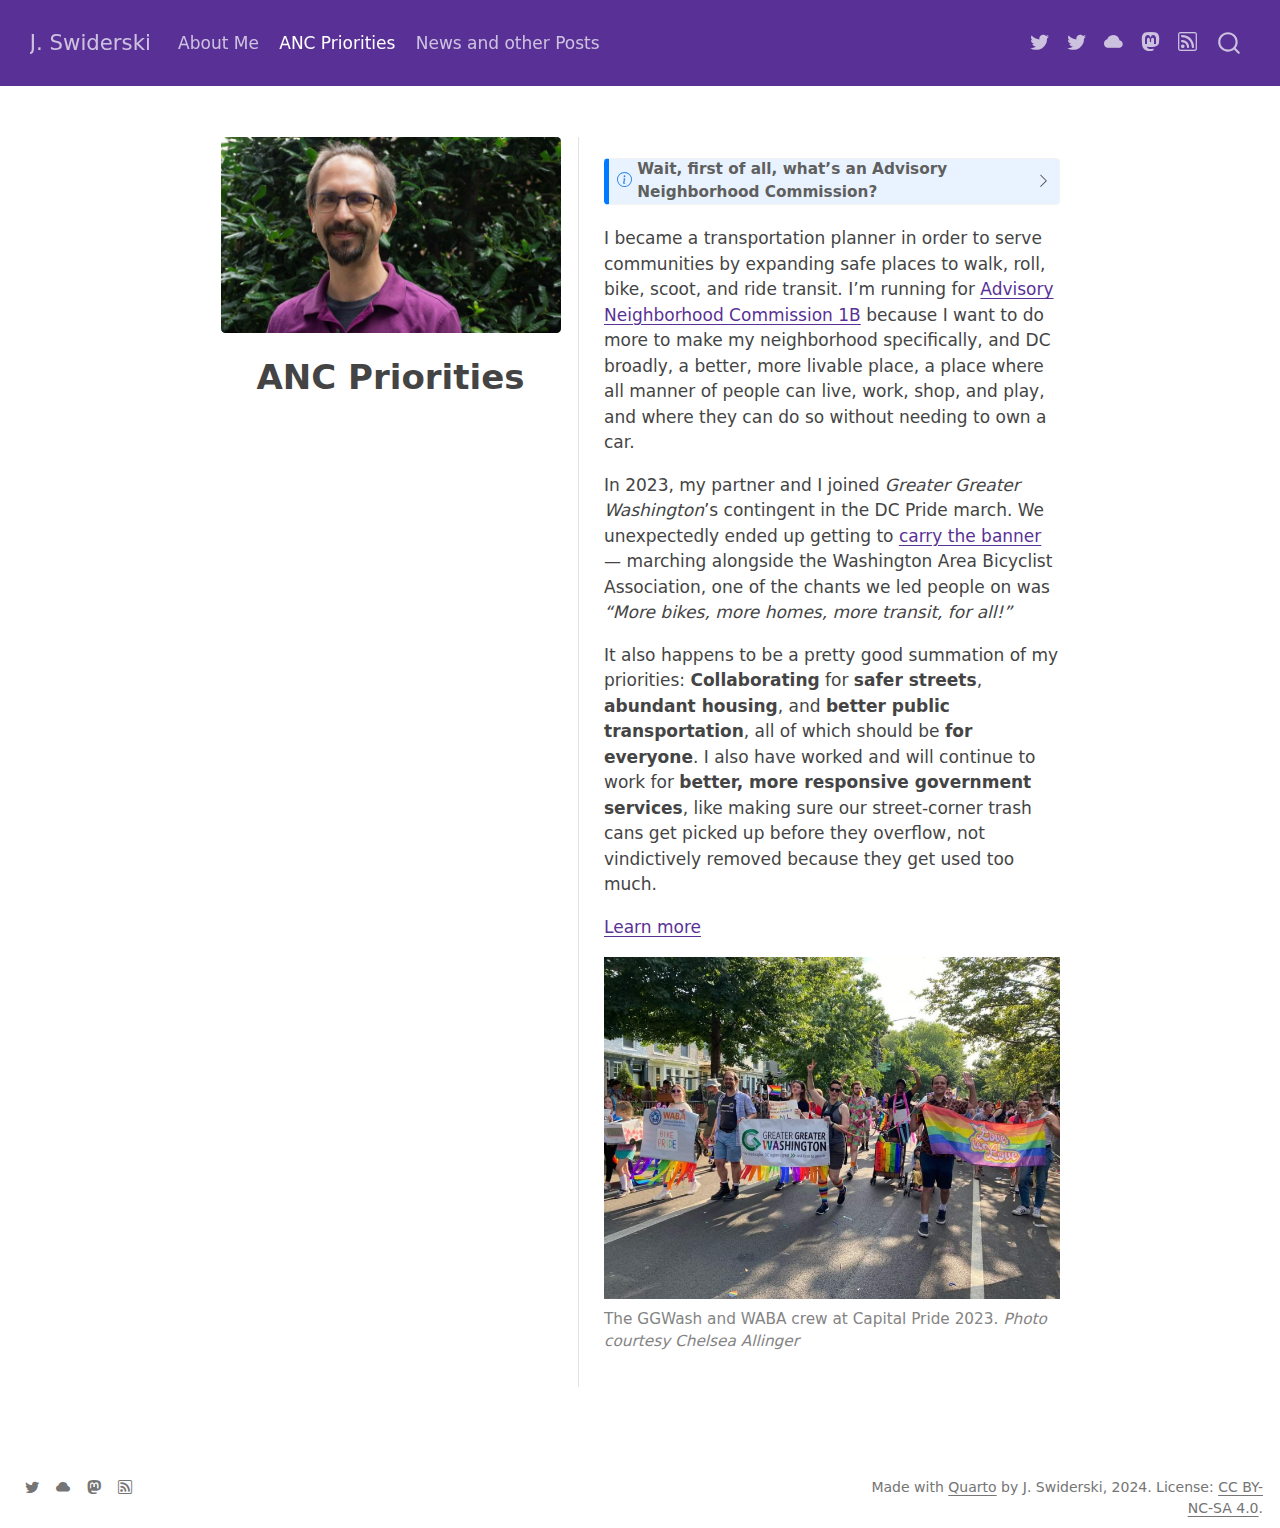
<file: docs/priorities.html>
<!DOCTYPE html>
<html xmlns="http://www.w3.org/1999/xhtml" lang="en" xml:lang="en"><head>

<meta charset="utf-8">
<meta name="generator" content="quarto-1.5.56">

<meta name="viewport" content="width=device-width, initial-scale=1.0, user-scalable=yes">


<title>ANC Priorities – J. Swiderski</title>
<style>
code{white-space: pre-wrap;}
span.smallcaps{font-variant: small-caps;}
div.columns{display: flex; gap: min(4vw, 1.5em);}
div.column{flex: auto; overflow-x: auto;}
div.hanging-indent{margin-left: 1.5em; text-indent: -1.5em;}
ul.task-list{list-style: none;}
ul.task-list li input[type="checkbox"] {
  width: 0.8em;
  margin: 0 0.8em 0.2em -1em; /* quarto-specific, see https://github.com/quarto-dev/quarto-cli/issues/4556 */ 
  vertical-align: middle;
}
</style>


<script src="site_libs/quarto-nav/quarto-nav.js"></script>
<script src="site_libs/clipboard/clipboard.min.js"></script>
<script src="site_libs/quarto-search/autocomplete.umd.js"></script>
<script src="site_libs/quarto-search/fuse.min.js"></script>
<script src="site_libs/quarto-search/quarto-search.js"></script>
<meta name="quarto:offset" content="./">
<link href="./favicon.ico" rel="icon">
<script src="site_libs/quarto-html/quarto.js"></script>
<script src="site_libs/quarto-html/popper.min.js"></script>
<script src="site_libs/quarto-html/tippy.umd.min.js"></script>
<link href="site_libs/quarto-html/tippy.css" rel="stylesheet">
<link href="site_libs/quarto-html/quarto-syntax-highlighting.css" rel="stylesheet" id="quarto-text-highlighting-styles">
<script src="site_libs/bootstrap/bootstrap.min.js"></script>
<link href="site_libs/bootstrap/bootstrap-icons.css" rel="stylesheet">
<link href="site_libs/bootstrap/bootstrap.min.css" rel="stylesheet" id="quarto-bootstrap" data-mode="light">
<script id="quarto-search-options" type="application/json">{
  "location": "navbar",
  "copy-button": false,
  "collapse-after": 3,
  "panel-placement": "end",
  "type": "overlay",
  "limit": 50,
  "keyboard-shortcut": [
    "f",
    "/",
    "s"
  ],
  "show-item-context": false,
  "language": {
    "search-no-results-text": "No results",
    "search-matching-documents-text": "matching documents",
    "search-copy-link-title": "Copy link to search",
    "search-hide-matches-text": "Hide additional matches",
    "search-more-match-text": "more match in this document",
    "search-more-matches-text": "more matches in this document",
    "search-clear-button-title": "Clear",
    "search-text-placeholder": "",
    "search-detached-cancel-button-title": "Cancel",
    "search-submit-button-title": "Submit",
    "search-label": "Search"
  }
}</script>


<link rel="stylesheet" href="styles.css">
<meta property="og:title" content="ANC Priorities – J. Swiderski">
<meta property="og:description" content="">
<meta property="og:image" content="headshot.jpeg">
<meta property="og:site_name" content="J. Swiderski">
<meta property="og:locale" content="en_US">
<meta name="twitter:title" content="ANC Priorities – J. Swiderski">
<meta name="twitter:description" content="">
<meta name="twitter:image" content="headshot.jpeg">
<meta name="twitter:creator" content="@swiderskiji">
<meta name="twitter:card" content="summary_large_image">
</head>

<body class="nav-fixed fullcontent">

<div id="quarto-search-results"></div>
  <header id="quarto-header" class="headroom fixed-top">
    <nav class="navbar navbar-expand-lg " data-bs-theme="dark">
      <div class="navbar-container container-fluid">
      <div class="navbar-brand-container mx-auto">
    <a class="navbar-brand" href="./index.html">
    <span class="navbar-title">J. Swiderski</span>
    </a>
  </div>
            <div id="quarto-search" class="" title="Search"></div>
          <button class="navbar-toggler" type="button" data-bs-toggle="collapse" data-bs-target="#navbarCollapse" aria-controls="navbarCollapse" role="menu" aria-expanded="false" aria-label="Toggle navigation" onclick="if (window.quartoToggleHeadroom) { window.quartoToggleHeadroom(); }">
  <span class="navbar-toggler-icon"></span>
</button>
          <div class="collapse navbar-collapse" id="navbarCollapse">
            <ul class="navbar-nav navbar-nav-scroll me-auto">
  <li class="nav-item">
    <a class="nav-link" href="./about.html"> 
<span class="menu-text">About Me</span></a>
  </li>  
  <li class="nav-item">
    <a class="nav-link active" href="./priorities.html" aria-current="page"> 
<span class="menu-text">ANC Priorities</span></a>
  </li>  
  <li class="nav-item">
    <a class="nav-link" href="./posts.html"> 
<span class="menu-text">News and other Posts</span></a>
  </li>  
</ul>
            <ul class="navbar-nav navbar-nav-scroll ms-auto">
  <li class="nav-item compact">
    <a class="nav-link" href="https://twitter.com/swiderskiji"> <i class="bi bi-twitter" role="img" aria-label="twitter">
</i> 
<span class="menu-text"></span></a>
  </li>  
  <li class="nav-item compact">
    <a class="nav-link" href="https://twitter.com/js_1B03"> <i class="bi bi-twitter" role="img" aria-label="ANC twitter">
</i> 
<span class="menu-text"></span></a>
  </li>  
  <li class="nav-item compact">
    <a class="nav-link" href="https://bsky.app/profile/swiderski.bsky.social"> <i class="bi bi-cloud-fill" role="img" aria-label="BlueSky">
</i> 
<span class="menu-text"></span></a>
  </li>  
  <li class="nav-item compact">
    <a class="nav-link" href="https://transportation.social/@swiderski"> <i class="bi bi-mastodon" role="img" aria-label="mastodon">
</i> 
<span class="menu-text"></span></a>
  </li>  
  <li class="nav-item compact">
    <a class="nav-link" href="./blog.xml"> <i class="bi bi-rss" role="img">
</i> 
<span class="menu-text"></span></a>
  </li>  
</ul>
          </div> <!-- /navcollapse -->
            <div class="quarto-navbar-tools">
</div>
      </div> <!-- /container-fluid -->
    </nav>
</header>
<!-- content -->
<div id="quarto-content" class="quarto-container page-columns page-rows-contents page-layout-article page-navbar">
<!-- sidebar -->
<!-- margin-sidebar -->
    
<!-- main -->
<div class="quarto-about-trestles">
  <div class="about-entity">
    <img src="headshot.jpeg" class="about-image
  rounded " style="width: 20em;">
<header id="title-block-header" class="quarto-title-block default">
<div class="quarto-title">
<h1 class="title">ANC Priorities</h1>
</div>
<div class="quarto-title-meta">
  </div>
</header>
  </div>
  <div class="about-contents"><main class="content" id="quarto-document-content">
<div class="callout callout-style-default callout-note callout-titled">
<div class="callout-header d-flex align-content-center" data-bs-toggle="collapse" data-bs-target=".callout-1-contents" aria-controls="callout-1" aria-expanded="false" aria-label="Toggle callout">
<div class="callout-icon-container">
<i class="callout-icon"></i>
</div>
<div class="callout-title-container flex-fill">
Wait, first of all, what’s an Advisory Neighborhood Commission?
</div>
<div class="callout-btn-toggle d-inline-block border-0 py-1 ps-1 pe-0 float-end"><i class="callout-toggle"></i></div>
</div>
<div id="callout-1" class="callout-1-contents callout-collapse collapse">
<div class="callout-body-container callout-body">
<p>DC’s Office of ANCs <a href="https://anc.dc.gov/page/about-ancs">says</a>:</p>
<blockquote class="blockquote">
<p>An ANC (Advisory Neighborhood Commission) is a non-partisan, neighborhood body each made up of locally elected representatives called Advisory Neighborhood Commissioners. They are a unique feature of the District’s Home Rule Charter…. The ANCs’ main job is to be their neighborhood’s official voice in advising the District government (and Federal agencies) on matters that affect their neighborhoods.</p>
</blockquote>
<p>Each Ward of DC is divided into several ANCs. ANC 1B, at the southern end of Ward 1, covers the neighborhoods of LeDroit Park, Cardozo, U Street, southern Columbia Heights, and northern Shaw. Like many Advisory Neighborhood Commissions, ANC 1B has its own website, <a href="https://www.anc1b.org/">anc1b.org</a>, where you can read more <a href="https://www.anc1b.org/about">about the Commission</a>.</p>
<p>The members of each Advisory Neighborhood Commission are elected from single-member districts, much like Congress’s Representatives. The districts within each ANC are known as….single-member districts, or SMDs for short. ANCs can have a wide range of SMDs, from as few as two to as many as ten. You can locate your SMD with DC’s <a href="https://dcgis.maps.arcgis.com/apps/instant/lookup/index.html?appid=12bb36e8b77a4a8780125e77e990b146">Locate Your ANC tool</a> or using the independent, but immensely useful, <a href="https://openanc.org/">OpenANC</a>.</p>
<p>The district I’m running in is <a href="https://openanc.org/map_2022/ancs/districts/1B03">1B03</a>, which covers an irregular swath of the hillside surrounding Cardozo Education Campus, in roughly three boxes: in the west, a trapezoid bounded by Florida Avenue NW, 14th Street NW, and Clifton Street NW; in the center, between 13th and 12th Streets NW, a rectangle bounded by W Street NW and Clifton Street NW; and in the east, a slightly larger rectangle stretching from W Street NW to Euclid Street NW between 12th Street NW and Sherman Avenue NW.</p>
</div>
</div>
</div>
<p>I became a transportation planner in order to serve communities by expanding safe places to walk, roll, bike, scoot, and ride transit. I’m running for <a href="https://www.anc1b.org/">Advisory Neighborhood Commission 1B</a> because I want to do more to make my neighborhood specifically, and DC broadly, a better, more livable place, a place where all manner of people can live, work, shop, and play, and where they can do so without needing to own a car.</p>
<p>In 2023, my partner and I joined <em>Greater Greater Washington</em>’s contingent in the DC Pride march. We unexpectedly ended up getting to <a href="https://twitter.com/swiderskiji/status/1667707589256151040">carry the banner</a> — marching alongside the Washington Area Bicyclist Association, one of the chants we led people on was <em>“More bikes, more homes, more transit, for all!”</em></p>
<p>It also happens to be a pretty good summation of my priorities: <strong>Collaborating</strong> for <strong>safer streets</strong>, <strong>abundant housing</strong>, and <strong>better public transportation</strong>, all of which should be <strong>for everyone</strong>. I also have worked and will continue to work for <strong>better, more responsive government services</strong>, like making sure our street-corner trash cans get picked up before they overflow, not vindictively removed because they get used too much.</p>
<p><a href=".\posts/priorities-longer.html">Learn more</a></p>
<div class="quarto-figure quarto-figure-center">
<figure class="figure">
<p><img src="Pride_2023.jpeg" class="img-fluid figure-img" alt="People marching with rainbow banners under a sunny sky on a road lined with large trees."></p>
<figcaption>The GGWash and WABA crew at Capital Pride 2023. <em>Photo courtesy Chelsea Allinger</em></figcaption>
</figure>
</div>


</main></div>
</div>
 <!-- /main -->
<script id="quarto-html-after-body" type="application/javascript">
window.document.addEventListener("DOMContentLoaded", function (event) {
  const toggleBodyColorMode = (bsSheetEl) => {
    const mode = bsSheetEl.getAttribute("data-mode");
    const bodyEl = window.document.querySelector("body");
    if (mode === "dark") {
      bodyEl.classList.add("quarto-dark");
      bodyEl.classList.remove("quarto-light");
    } else {
      bodyEl.classList.add("quarto-light");
      bodyEl.classList.remove("quarto-dark");
    }
  }
  const toggleBodyColorPrimary = () => {
    const bsSheetEl = window.document.querySelector("link#quarto-bootstrap");
    if (bsSheetEl) {
      toggleBodyColorMode(bsSheetEl);
    }
  }
  toggleBodyColorPrimary();  
  const isCodeAnnotation = (el) => {
    for (const clz of el.classList) {
      if (clz.startsWith('code-annotation-')) {                     
        return true;
      }
    }
    return false;
  }
  const onCopySuccess = function(e) {
    // button target
    const button = e.trigger;
    // don't keep focus
    button.blur();
    // flash "checked"
    button.classList.add('code-copy-button-checked');
    var currentTitle = button.getAttribute("title");
    button.setAttribute("title", "Copied!");
    let tooltip;
    if (window.bootstrap) {
      button.setAttribute("data-bs-toggle", "tooltip");
      button.setAttribute("data-bs-placement", "left");
      button.setAttribute("data-bs-title", "Copied!");
      tooltip = new bootstrap.Tooltip(button, 
        { trigger: "manual", 
          customClass: "code-copy-button-tooltip",
          offset: [0, -8]});
      tooltip.show();    
    }
    setTimeout(function() {
      if (tooltip) {
        tooltip.hide();
        button.removeAttribute("data-bs-title");
        button.removeAttribute("data-bs-toggle");
        button.removeAttribute("data-bs-placement");
      }
      button.setAttribute("title", currentTitle);
      button.classList.remove('code-copy-button-checked');
    }, 1000);
    // clear code selection
    e.clearSelection();
  }
  const getTextToCopy = function(trigger) {
      const codeEl = trigger.previousElementSibling.cloneNode(true);
      for (const childEl of codeEl.children) {
        if (isCodeAnnotation(childEl)) {
          childEl.remove();
        }
      }
      return codeEl.innerText;
  }
  const clipboard = new window.ClipboardJS('.code-copy-button:not([data-in-quarto-modal])', {
    text: getTextToCopy
  });
  clipboard.on('success', onCopySuccess);
  if (window.document.getElementById('quarto-embedded-source-code-modal')) {
    // For code content inside modals, clipBoardJS needs to be initialized with a container option
    // TODO: Check when it could be a function (https://github.com/zenorocha/clipboard.js/issues/860)
    const clipboardModal = new window.ClipboardJS('.code-copy-button[data-in-quarto-modal]', {
      text: getTextToCopy,
      container: window.document.getElementById('quarto-embedded-source-code-modal')
    });
    clipboardModal.on('success', onCopySuccess);
  }
    var localhostRegex = new RegExp(/^(?:http|https):\/\/localhost\:?[0-9]*\//);
    var mailtoRegex = new RegExp(/^mailto:/);
      var filterRegex = new RegExp('/' + window.location.host + '/');
    var isInternal = (href) => {
        return filterRegex.test(href) || localhostRegex.test(href) || mailtoRegex.test(href);
    }
    // Inspect non-navigation links and adorn them if external
 	var links = window.document.querySelectorAll('a[href]:not(.nav-link):not(.navbar-brand):not(.toc-action):not(.sidebar-link):not(.sidebar-item-toggle):not(.pagination-link):not(.no-external):not([aria-hidden]):not(.dropdown-item):not(.quarto-navigation-tool):not(.about-link)');
    for (var i=0; i<links.length; i++) {
      const link = links[i];
      if (!isInternal(link.href)) {
        // undo the damage that might have been done by quarto-nav.js in the case of
        // links that we want to consider external
        if (link.dataset.originalHref !== undefined) {
          link.href = link.dataset.originalHref;
        }
      }
    }
  function tippyHover(el, contentFn, onTriggerFn, onUntriggerFn) {
    const config = {
      allowHTML: true,
      maxWidth: 500,
      delay: 100,
      arrow: false,
      appendTo: function(el) {
          return el.parentElement;
      },
      interactive: true,
      interactiveBorder: 10,
      theme: 'quarto',
      placement: 'bottom-start',
    };
    if (contentFn) {
      config.content = contentFn;
    }
    if (onTriggerFn) {
      config.onTrigger = onTriggerFn;
    }
    if (onUntriggerFn) {
      config.onUntrigger = onUntriggerFn;
    }
    window.tippy(el, config); 
  }
  const noterefs = window.document.querySelectorAll('a[role="doc-noteref"]');
  for (var i=0; i<noterefs.length; i++) {
    const ref = noterefs[i];
    tippyHover(ref, function() {
      // use id or data attribute instead here
      let href = ref.getAttribute('data-footnote-href') || ref.getAttribute('href');
      try { href = new URL(href).hash; } catch {}
      const id = href.replace(/^#\/?/, "");
      const note = window.document.getElementById(id);
      if (note) {
        return note.innerHTML;
      } else {
        return "";
      }
    });
  }
  const xrefs = window.document.querySelectorAll('a.quarto-xref');
  const processXRef = (id, note) => {
    // Strip column container classes
    const stripColumnClz = (el) => {
      el.classList.remove("page-full", "page-columns");
      if (el.children) {
        for (const child of el.children) {
          stripColumnClz(child);
        }
      }
    }
    stripColumnClz(note)
    if (id === null || id.startsWith('sec-')) {
      // Special case sections, only their first couple elements
      const container = document.createElement("div");
      if (note.children && note.children.length > 2) {
        container.appendChild(note.children[0].cloneNode(true));
        for (let i = 1; i < note.children.length; i++) {
          const child = note.children[i];
          if (child.tagName === "P" && child.innerText === "") {
            continue;
          } else {
            container.appendChild(child.cloneNode(true));
            break;
          }
        }
        if (window.Quarto?.typesetMath) {
          window.Quarto.typesetMath(container);
        }
        return container.innerHTML
      } else {
        if (window.Quarto?.typesetMath) {
          window.Quarto.typesetMath(note);
        }
        return note.innerHTML;
      }
    } else {
      // Remove any anchor links if they are present
      const anchorLink = note.querySelector('a.anchorjs-link');
      if (anchorLink) {
        anchorLink.remove();
      }
      if (window.Quarto?.typesetMath) {
        window.Quarto.typesetMath(note);
      }
      // TODO in 1.5, we should make sure this works without a callout special case
      if (note.classList.contains("callout")) {
        return note.outerHTML;
      } else {
        return note.innerHTML;
      }
    }
  }
  for (var i=0; i<xrefs.length; i++) {
    const xref = xrefs[i];
    tippyHover(xref, undefined, function(instance) {
      instance.disable();
      let url = xref.getAttribute('href');
      let hash = undefined; 
      if (url.startsWith('#')) {
        hash = url;
      } else {
        try { hash = new URL(url).hash; } catch {}
      }
      if (hash) {
        const id = hash.replace(/^#\/?/, "");
        const note = window.document.getElementById(id);
        if (note !== null) {
          try {
            const html = processXRef(id, note.cloneNode(true));
            instance.setContent(html);
          } finally {
            instance.enable();
            instance.show();
          }
        } else {
          // See if we can fetch this
          fetch(url.split('#')[0])
          .then(res => res.text())
          .then(html => {
            const parser = new DOMParser();
            const htmlDoc = parser.parseFromString(html, "text/html");
            const note = htmlDoc.getElementById(id);
            if (note !== null) {
              const html = processXRef(id, note);
              instance.setContent(html);
            } 
          }).finally(() => {
            instance.enable();
            instance.show();
          });
        }
      } else {
        // See if we can fetch a full url (with no hash to target)
        // This is a special case and we should probably do some content thinning / targeting
        fetch(url)
        .then(res => res.text())
        .then(html => {
          const parser = new DOMParser();
          const htmlDoc = parser.parseFromString(html, "text/html");
          const note = htmlDoc.querySelector('main.content');
          if (note !== null) {
            // This should only happen for chapter cross references
            // (since there is no id in the URL)
            // remove the first header
            if (note.children.length > 0 && note.children[0].tagName === "HEADER") {
              note.children[0].remove();
            }
            const html = processXRef(null, note);
            instance.setContent(html);
          } 
        }).finally(() => {
          instance.enable();
          instance.show();
        });
      }
    }, function(instance) {
    });
  }
      let selectedAnnoteEl;
      const selectorForAnnotation = ( cell, annotation) => {
        let cellAttr = 'data-code-cell="' + cell + '"';
        let lineAttr = 'data-code-annotation="' +  annotation + '"';
        const selector = 'span[' + cellAttr + '][' + lineAttr + ']';
        return selector;
      }
      const selectCodeLines = (annoteEl) => {
        const doc = window.document;
        const targetCell = annoteEl.getAttribute("data-target-cell");
        const targetAnnotation = annoteEl.getAttribute("data-target-annotation");
        const annoteSpan = window.document.querySelector(selectorForAnnotation(targetCell, targetAnnotation));
        const lines = annoteSpan.getAttribute("data-code-lines").split(",");
        const lineIds = lines.map((line) => {
          return targetCell + "-" + line;
        })
        let top = null;
        let height = null;
        let parent = null;
        if (lineIds.length > 0) {
            //compute the position of the single el (top and bottom and make a div)
            const el = window.document.getElementById(lineIds[0]);
            top = el.offsetTop;
            height = el.offsetHeight;
            parent = el.parentElement.parentElement;
          if (lineIds.length > 1) {
            const lastEl = window.document.getElementById(lineIds[lineIds.length - 1]);
            const bottom = lastEl.offsetTop + lastEl.offsetHeight;
            height = bottom - top;
          }
          if (top !== null && height !== null && parent !== null) {
            // cook up a div (if necessary) and position it 
            let div = window.document.getElementById("code-annotation-line-highlight");
            if (div === null) {
              div = window.document.createElement("div");
              div.setAttribute("id", "code-annotation-line-highlight");
              div.style.position = 'absolute';
              parent.appendChild(div);
            }
            div.style.top = top - 2 + "px";
            div.style.height = height + 4 + "px";
            div.style.left = 0;
            let gutterDiv = window.document.getElementById("code-annotation-line-highlight-gutter");
            if (gutterDiv === null) {
              gutterDiv = window.document.createElement("div");
              gutterDiv.setAttribute("id", "code-annotation-line-highlight-gutter");
              gutterDiv.style.position = 'absolute';
              const codeCell = window.document.getElementById(targetCell);
              const gutter = codeCell.querySelector('.code-annotation-gutter');
              gutter.appendChild(gutterDiv);
            }
            gutterDiv.style.top = top - 2 + "px";
            gutterDiv.style.height = height + 4 + "px";
          }
          selectedAnnoteEl = annoteEl;
        }
      };
      const unselectCodeLines = () => {
        const elementsIds = ["code-annotation-line-highlight", "code-annotation-line-highlight-gutter"];
        elementsIds.forEach((elId) => {
          const div = window.document.getElementById(elId);
          if (div) {
            div.remove();
          }
        });
        selectedAnnoteEl = undefined;
      };
        // Handle positioning of the toggle
    window.addEventListener(
      "resize",
      throttle(() => {
        elRect = undefined;
        if (selectedAnnoteEl) {
          selectCodeLines(selectedAnnoteEl);
        }
      }, 10)
    );
    function throttle(fn, ms) {
    let throttle = false;
    let timer;
      return (...args) => {
        if(!throttle) { // first call gets through
            fn.apply(this, args);
            throttle = true;
        } else { // all the others get throttled
            if(timer) clearTimeout(timer); // cancel #2
            timer = setTimeout(() => {
              fn.apply(this, args);
              timer = throttle = false;
            }, ms);
        }
      };
    }
      // Attach click handler to the DT
      const annoteDls = window.document.querySelectorAll('dt[data-target-cell]');
      for (const annoteDlNode of annoteDls) {
        annoteDlNode.addEventListener('click', (event) => {
          const clickedEl = event.target;
          if (clickedEl !== selectedAnnoteEl) {
            unselectCodeLines();
            const activeEl = window.document.querySelector('dt[data-target-cell].code-annotation-active');
            if (activeEl) {
              activeEl.classList.remove('code-annotation-active');
            }
            selectCodeLines(clickedEl);
            clickedEl.classList.add('code-annotation-active');
          } else {
            // Unselect the line
            unselectCodeLines();
            clickedEl.classList.remove('code-annotation-active');
          }
        });
      }
  const findCites = (el) => {
    const parentEl = el.parentElement;
    if (parentEl) {
      const cites = parentEl.dataset.cites;
      if (cites) {
        return {
          el,
          cites: cites.split(' ')
        };
      } else {
        return findCites(el.parentElement)
      }
    } else {
      return undefined;
    }
  };
  var bibliorefs = window.document.querySelectorAll('a[role="doc-biblioref"]');
  for (var i=0; i<bibliorefs.length; i++) {
    const ref = bibliorefs[i];
    const citeInfo = findCites(ref);
    if (citeInfo) {
      tippyHover(citeInfo.el, function() {
        var popup = window.document.createElement('div');
        citeInfo.cites.forEach(function(cite) {
          var citeDiv = window.document.createElement('div');
          citeDiv.classList.add('hanging-indent');
          citeDiv.classList.add('csl-entry');
          var biblioDiv = window.document.getElementById('ref-' + cite);
          if (biblioDiv) {
            citeDiv.innerHTML = biblioDiv.innerHTML;
          }
          popup.appendChild(citeDiv);
        });
        return popup.innerHTML;
      });
    }
  }
});
</script>
</div> <!-- /content -->
<footer class="footer">
  <div class="nav-footer">
    <div class="nav-footer-left">
      <ul class="footer-items list-unstyled">
    <li class="nav-item compact">
    <a class="nav-link" href="https://twitter.com/swiderskiji">
      <i class="bi bi-twitter" role="img" aria-label="twitter">
</i> 
    </a>
  </li>  
    <li class="nav-item compact">
    <a class="nav-link" href="https://bsky.app/profile/swiderski.bsky.social">
      <i class="bi bi-cloud-fill" role="img" aria-label="BlueSky">
</i> 
    </a>
  </li>  
    <li class="nav-item compact">
    <a class="nav-link" href="https://transportation.social/@swiderski">
      <i class="bi bi-mastodon" role="img" aria-label="mastodon">
</i> 
    </a>
  </li>  
    <li class="nav-item compact">
    <a class="nav-link" href="./blog.xml">
      <i class="bi bi-rss" role="img">
</i> 
    </a>
  </li>  
</ul>
    </div>   
    <div class="nav-footer-center">
      &nbsp;
    </div>
    <div class="nav-footer-right">
<p>Made with <a href="https://quarto.org/">Quarto</a> by J.&nbsp;Swiderski, 2024. License:&nbsp;<a href="https://creativecommons.org/licenses/by-nc-sa/4.0/">CC&nbsp;BY-NC-SA 4.0</a>.</p>
</div>
  </div>
</footer>




</body></html>
</file>
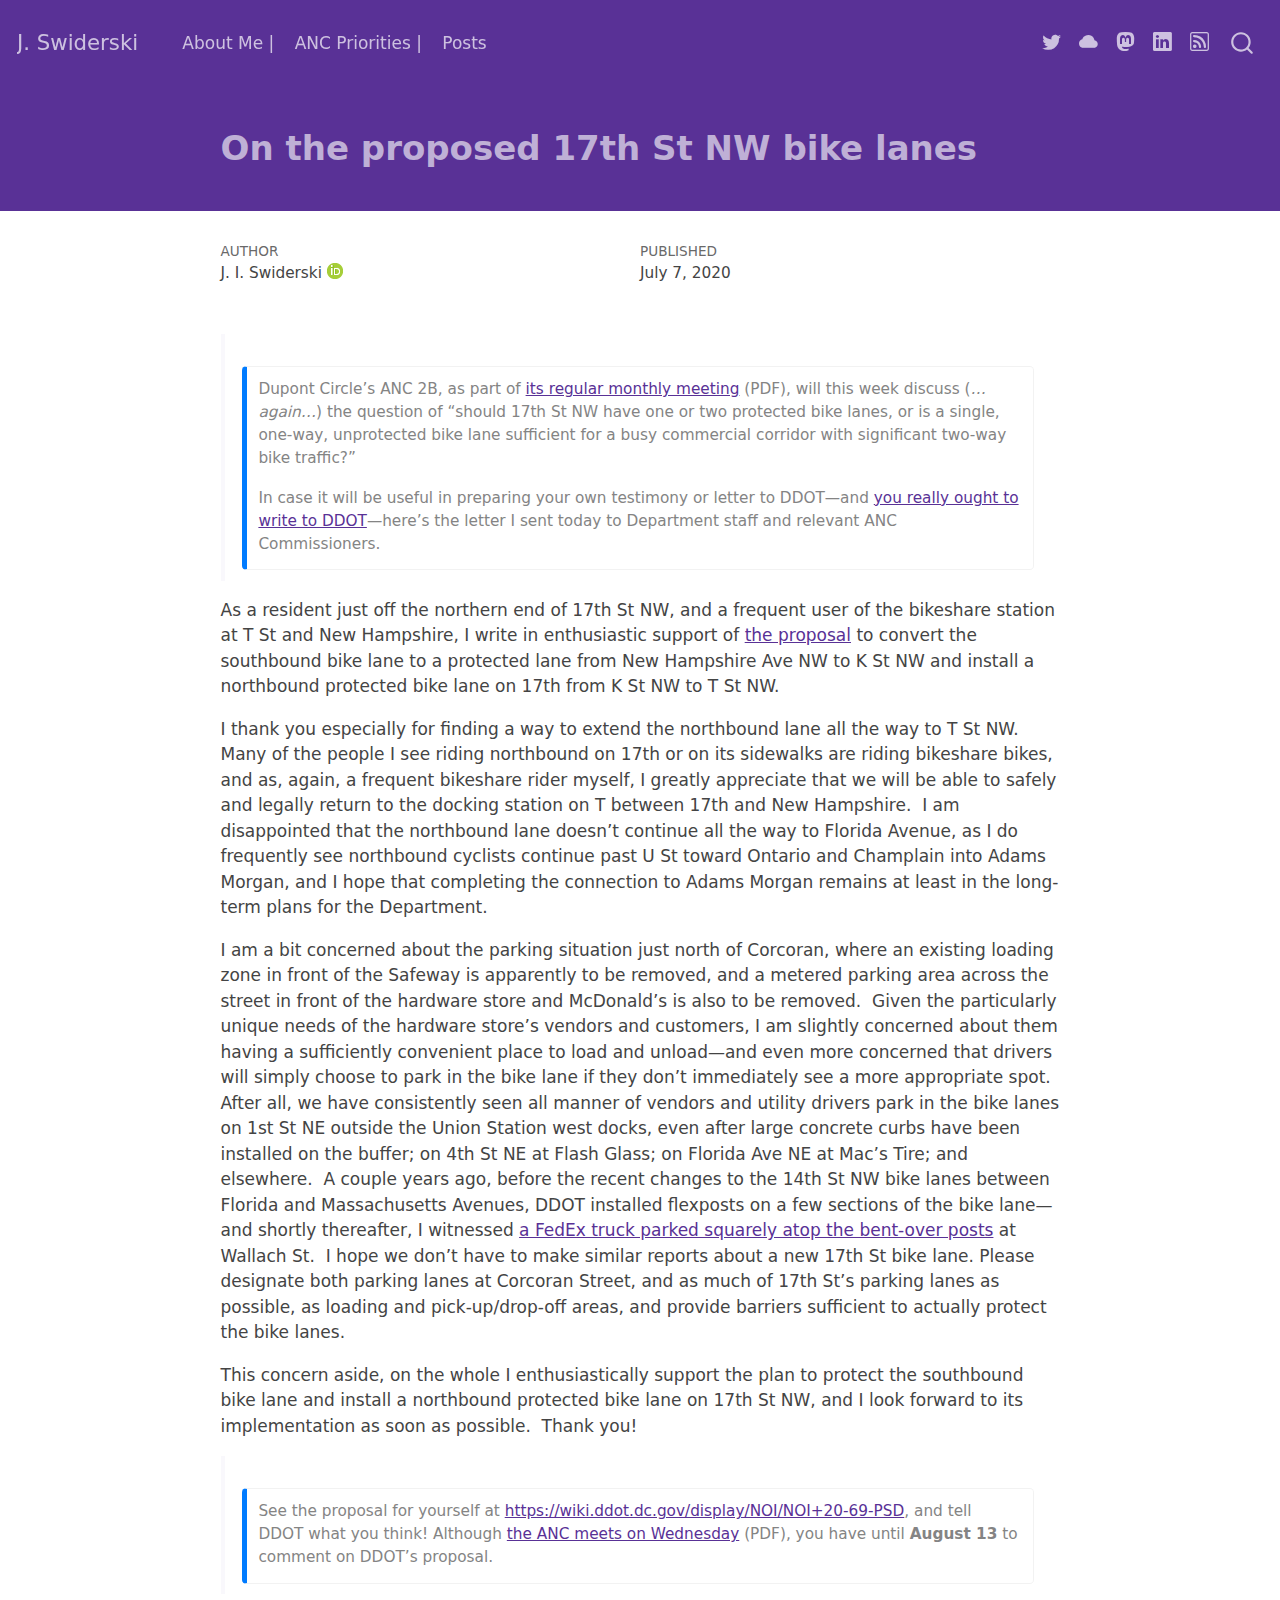
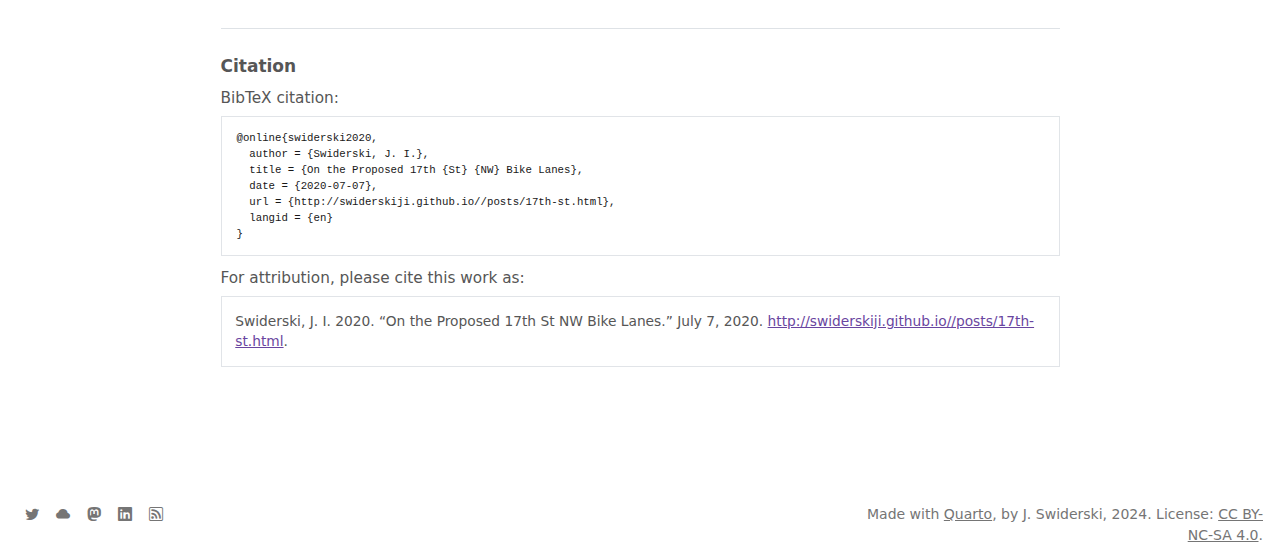
<file: posts/17th-st.html>
<!DOCTYPE html>
<html xmlns="http://www.w3.org/1999/xhtml" lang="en" xml:lang="en"><head>

<meta charset="utf-8">
<meta name="generator" content="quarto-1.3.353">

<meta name="viewport" content="width=device-width, initial-scale=1.0, user-scalable=yes">

<meta name="dcterms.date" content="2020-07-07">

<title>J. Swiderski - On the proposed 17th St NW bike lanes</title>
<style>
code{white-space: pre-wrap;}
span.smallcaps{font-variant: small-caps;}
div.columns{display: flex; gap: min(4vw, 1.5em);}
div.column{flex: auto; overflow-x: auto;}
div.hanging-indent{margin-left: 1.5em; text-indent: -1.5em;}
ul.task-list{list-style: none;}
ul.task-list li input[type="checkbox"] {
  width: 0.8em;
  margin: 0 0.8em 0.2em -1em; /* quarto-specific, see https://github.com/quarto-dev/quarto-cli/issues/4556 */ 
  vertical-align: middle;
}
</style>


<script src="../site_libs/quarto-nav/quarto-nav.js"></script>
<script src="../site_libs/clipboard/clipboard.min.js"></script>
<script src="../site_libs/quarto-search/autocomplete.umd.js"></script>
<script src="../site_libs/quarto-search/fuse.min.js"></script>
<script src="../site_libs/quarto-search/quarto-search.js"></script>
<meta name="quarto:offset" content="../">
<script src="../site_libs/quarto-html/quarto.js"></script>
<script src="../site_libs/quarto-html/popper.min.js"></script>
<script src="../site_libs/quarto-html/tippy.umd.min.js"></script>
<script src="../site_libs/quarto-html/anchor.min.js"></script>
<link href="../site_libs/quarto-html/tippy.css" rel="stylesheet">
<link href="../site_libs/quarto-html/quarto-syntax-highlighting.css" rel="stylesheet" id="quarto-text-highlighting-styles">
<script src="../site_libs/bootstrap/bootstrap.min.js"></script>
<link href="../site_libs/bootstrap/bootstrap-icons.css" rel="stylesheet">
<link href="../site_libs/bootstrap/bootstrap.min.css" rel="stylesheet" id="quarto-bootstrap" data-mode="light">
<script id="quarto-search-options" type="application/json">{
  "location": "navbar",
  "copy-button": false,
  "collapse-after": 3,
  "panel-placement": "end",
  "type": "overlay",
  "limit": 20,
  "language": {
    "search-no-results-text": "No results",
    "search-matching-documents-text": "matching documents",
    "search-copy-link-title": "Copy link to search",
    "search-hide-matches-text": "Hide additional matches",
    "search-more-match-text": "more match in this document",
    "search-more-matches-text": "more matches in this document",
    "search-clear-button-title": "Clear",
    "search-detached-cancel-button-title": "Cancel",
    "search-submit-button-title": "Submit"
  }
}</script>


<link rel="stylesheet" href="../styles.css">
<meta property="og:title" content="J. Swiderski - On the proposed 17th St NW bike lanes">
<meta property="og:description" content="">
<meta property="og:image" content="http://swiderskiji.github.io/posts/[data-uri]">
<meta property="og:site-name" content="J. Swiderski">
</head>

<body class="nav-fixed fullcontent">

<div id="quarto-search-results"></div>
  <header id="quarto-header" class="headroom fixed-top">
    <nav class="navbar navbar-expand-lg navbar-dark ">
      <div class="navbar-container container-fluid">
      <div class="navbar-brand-container">
    <a class="navbar-brand" href="../index.html">
    <span class="navbar-title">J. Swiderski</span>
    </a>
  </div>
            <div id="quarto-search" class="" title="Search"></div>
          <button class="navbar-toggler" type="button" data-bs-toggle="collapse" data-bs-target="#navbarCollapse" aria-controls="navbarCollapse" aria-expanded="false" aria-label="Toggle navigation" onclick="if (window.quartoToggleHeadroom) { window.quartoToggleHeadroom(); }">
  <span class="navbar-toggler-icon"></span>
</button>
          <div class="collapse navbar-collapse" id="navbarCollapse">
            <ul class="navbar-nav navbar-nav-scroll me-auto">
  <li class="nav-item">
    <a class="nav-link" href="../about.html" rel="" target="">
 <span class="menu-text">About Me |</span></a>
  </li>  
  <li class="nav-item">
    <a class="nav-link" href="../priorities.html" rel="" target="">
 <span class="menu-text">ANC Priorities |</span></a>
  </li>  
  <li class="nav-item">
    <a class="nav-link" href="../posts.html" rel="" target="">
 <span class="menu-text">Posts</span></a>
  </li>  
</ul>
            <ul class="navbar-nav navbar-nav-scroll ms-auto">
  <li class="nav-item compact">
    <a class="nav-link" href="https://twitter.com/swiderskiji" rel="" target=""><i class="bi bi-twitter" role="img" aria-label="twitter">
</i> 
 <span class="menu-text"></span></a>
  </li>  
  <li class="nav-item compact">
    <a class="nav-link" href="https://bsky.app/profile/swiderski.bsky.social" rel="" target=""><i class="bi bi-cloud-fill" role="img" aria-label="BlueSky">
</i> 
 <span class="menu-text"></span></a>
  </li>  
  <li class="nav-item compact">
    <a class="nav-link" href="https://transportation.social/@swiderski" rel="" target=""><i class="bi bi-mastodon" role="img" aria-label="mastodon">
</i> 
 <span class="menu-text"></span></a>
  </li>  
  <li class="nav-item compact">
    <a class="nav-link" href="https://www.linkedin.com/in/erskiji" rel="" target=""><i class="bi bi-linkedin" role="img" aria-label="linkedin">
</i> 
 <span class="menu-text"></span></a>
  </li>  
  <li class="nav-item compact">
    <a class="nav-link" href="../blog.xml" rel="" target=""><i class="bi bi-rss" role="img">
</i> 
 <span class="menu-text"></span></a>
  </li>  
</ul>
            <div class="quarto-navbar-tools">
</div>
          </div> <!-- /navcollapse -->
      </div> <!-- /container-fluid -->
    </nav>
</header>
<!-- content -->
<header id="title-block-header" class="quarto-title-block default page-columns page-full">
  <div class="quarto-title-banner page-columns page-full">
    <div class="quarto-title column-body">
      <h1 class="title">On the proposed 17th St NW bike lanes</h1>
                      </div>
  </div>
    
  
  <div class="quarto-title-meta">

      <div>
      <div class="quarto-title-meta-heading">Author</div>
      <div class="quarto-title-meta-contents">
               <p><a href="http://swiderskiji.nfshost.com/">J. I. Swiderski</a> <a href="https://orcid.org/0000-0002-7523-2709" class="quarto-title-author-orcid"> <img src="[data-uri]"></a></p>
            </div>
    </div>
      
      <div>
      <div class="quarto-title-meta-heading">Published</div>
      <div class="quarto-title-meta-contents">
        <p class="date">July 7, 2020</p>
      </div>
    </div>
    
      
    </div>
    
  
  </header><div id="quarto-content" class="quarto-container page-columns page-rows-contents page-layout-article page-navbar">
<!-- sidebar -->
<!-- margin-sidebar -->
    
<!-- main -->
<main class="content quarto-banner-title-block" id="quarto-document-content">




<blockquote class="blockquote">
<div class="callout callout-style-simple callout-note no-icon">
<div class="callout-body d-flex">
<div class="callout-icon-container">
<i class="callout-icon no-icon"></i>
</div>
<div class="callout-body-container">
<p>Dupont Circle’s ANC 2B, as part of <a href="http://www.dupontcircleanc.net/wordpress/wp-content/uploads/2020/07/ANC-2B-Regular-July-2020-Agenda.pdf">its regular monthly meeting</a> (PDF), will this week discuss (<em>…again…</em>) the question of “should 17th St NW have one or two protected bike lanes, or is a single, one-way, unprotected bike lane sufficient for a busy commercial corridor with significant two-way bike traffic?”</p>
<p>In case it will be useful in preparing your own testimony or letter to DDOT—and <a href="https://twitter.com/Tracktwentynine/status/1278107201295601665">you really ought to write to DDOT</a>—here’s the letter I sent today to Department staff and relevant ANC Commissioners.</p>
</div>
</div>
</div>
</blockquote>
<p>As a resident just off the northern end of 17th St NW, and a frequent user of the bikeshare station at T St and New Hampshire, I write in enthusiastic support of <a href="https://wiki.ddot.dc.gov/display/NOI/NOI+20-69-PSD">the proposal</a> to convert the southbound bike lane to a protected lane from New Hampshire Ave NW to K St NW and install a northbound protected bike lane on 17th from K St NW to T St NW.</p>
<p>I thank you especially for finding a way to extend the northbound lane all the way to T St NW.&nbsp; Many of the people I see riding northbound on 17th or on its sidewalks are riding bikeshare bikes, and as, again, a frequent bikeshare rider myself, I greatly appreciate that we will be able to safely and legally return to the docking station on T between 17th and New Hampshire.&nbsp; I am disappointed that the northbound lane doesn’t continue all the way to Florida Avenue, as I do frequently see northbound cyclists continue past U St toward Ontario and Champlain into Adams Morgan, and I hope that completing the connection to Adams Morgan remains at least in the long-term plans for the Department.</p>
<p>I am a bit concerned about the parking situation just north of Corcoran, where an existing loading zone in front of the Safeway is apparently to be removed, and a metered parking area across the street in front of the hardware store and McDonald’s is also to be removed.&nbsp; Given the particularly unique needs of the hardware store’s vendors and customers, I am slightly concerned about them having a sufficiently convenient place to load and unload—and even more concerned that drivers will simply choose to park in the bike lane if they don’t immediately see a more appropriate spot.&nbsp; After all, we have consistently seen all manner of vendors and utility drivers park in the bike lanes on 1st St NE outside the Union Station west docks, even after large concrete curbs have been installed on the buffer; on 4th St NE at Flash Glass; on Florida Ave NE at Mac’s Tire; and elsewhere.&nbsp; A couple years ago, before the recent changes to the 14th St NW bike lanes between Florida and Massachusetts Avenues, DDOT installed flexposts on a few sections of the bike lane—and shortly thereafter, I witnessed <a href="https://twitter.com/infinitebuffalo/status/1019836889833050112">a FedEx truck parked squarely atop the bent-over posts</a> at Wallach St.&nbsp; I hope we don’t have to make similar reports about a new 17th St bike lane. Please designate both parking lanes at Corcoran Street, and as much of 17th St’s parking lanes as possible, as loading and pick-up/drop-off areas, and provide barriers sufficient to actually protect the bike lanes.</p>
<p>This concern aside, on the whole I enthusiastically support the plan to protect the southbound bike lane and install a northbound protected bike lane on 17th St NW, and I look forward to its implementation as soon as possible.&nbsp; Thank you!</p>
<blockquote class="blockquote">
<div class="callout callout-style-simple callout-note no-icon">
<div class="callout-body d-flex">
<div class="callout-icon-container">
<i class="callout-icon no-icon"></i>
</div>
<div class="callout-body-container">
<p>See the proposal for yourself at <a href="https://wiki.ddot.dc.gov/display/NOI/NOI+20-69-PSD" class="uri">https://wiki.ddot.dc.gov/display/NOI/NOI+20-69-PSD</a>, and tell DDOT what you think! Although <a href="http://www.dupontcircleanc.net/wordpress/wp-content/uploads/2020/07/ANC-2B-Regular-July-2020-Agenda.pdf">the ANC meets on Wednesday</a> (PDF), you have until <strong>August 13</strong> to comment on DDOT’s proposal.</p>
</div>
</div>
</div>
</blockquote>



<div id="quarto-appendix" class="default"><section class="quarto-appendix-contents"><h2 class="anchored quarto-appendix-heading">Citation</h2><div><div class="quarto-appendix-secondary-label">BibTeX citation:</div><pre class="sourceCode code-with-copy quarto-appendix-bibtex"><code class="sourceCode bibtex">@online{swiderski2020,
  author = {Swiderski, J. I.},
  title = {On the Proposed 17th {St} {NW} Bike Lanes},
  date = {2020-07-07},
  url = {http://swiderskiji.github.io//posts/17th-st.html},
  langid = {en}
}
</code><button title="Copy to Clipboard" class="code-copy-button"><i class="bi"></i></button></pre><div class="quarto-appendix-secondary-label">For attribution, please cite this work as:</div><div id="ref-swiderski2020" class="csl-entry quarto-appendix-citeas" role="listitem">
Swiderski, J. I. 2020. <span>“On the Proposed 17th St NW Bike
Lanes.”</span> July 7, 2020. <a href="http://swiderskiji.github.io//posts/17th-st.html">http://swiderskiji.github.io//posts/17th-st.html</a>.
</div></div></section></div></main> <!-- /main -->
<script id="quarto-html-after-body" type="application/javascript">
window.document.addEventListener("DOMContentLoaded", function (event) {
  const toggleBodyColorMode = (bsSheetEl) => {
    const mode = bsSheetEl.getAttribute("data-mode");
    const bodyEl = window.document.querySelector("body");
    if (mode === "dark") {
      bodyEl.classList.add("quarto-dark");
      bodyEl.classList.remove("quarto-light");
    } else {
      bodyEl.classList.add("quarto-light");
      bodyEl.classList.remove("quarto-dark");
    }
  }
  const toggleBodyColorPrimary = () => {
    const bsSheetEl = window.document.querySelector("link#quarto-bootstrap");
    if (bsSheetEl) {
      toggleBodyColorMode(bsSheetEl);
    }
  }
  toggleBodyColorPrimary();  
  const icon = "";
  const anchorJS = new window.AnchorJS();
  anchorJS.options = {
    placement: 'right',
    icon: icon
  };
  anchorJS.add('.anchored');
  const isCodeAnnotation = (el) => {
    for (const clz of el.classList) {
      if (clz.startsWith('code-annotation-')) {                     
        return true;
      }
    }
    return false;
  }
  const clipboard = new window.ClipboardJS('.code-copy-button', {
    text: function(trigger) {
      const codeEl = trigger.previousElementSibling.cloneNode(true);
      for (const childEl of codeEl.children) {
        if (isCodeAnnotation(childEl)) {
          childEl.remove();
        }
      }
      return codeEl.innerText;
    }
  });
  clipboard.on('success', function(e) {
    // button target
    const button = e.trigger;
    // don't keep focus
    button.blur();
    // flash "checked"
    button.classList.add('code-copy-button-checked');
    var currentTitle = button.getAttribute("title");
    button.setAttribute("title", "Copied!");
    let tooltip;
    if (window.bootstrap) {
      button.setAttribute("data-bs-toggle", "tooltip");
      button.setAttribute("data-bs-placement", "left");
      button.setAttribute("data-bs-title", "Copied!");
      tooltip = new bootstrap.Tooltip(button, 
        { trigger: "manual", 
          customClass: "code-copy-button-tooltip",
          offset: [0, -8]});
      tooltip.show();    
    }
    setTimeout(function() {
      if (tooltip) {
        tooltip.hide();
        button.removeAttribute("data-bs-title");
        button.removeAttribute("data-bs-toggle");
        button.removeAttribute("data-bs-placement");
      }
      button.setAttribute("title", currentTitle);
      button.classList.remove('code-copy-button-checked');
    }, 1000);
    // clear code selection
    e.clearSelection();
  });
  function tippyHover(el, contentFn) {
    const config = {
      allowHTML: true,
      content: contentFn,
      maxWidth: 500,
      delay: 100,
      arrow: false,
      appendTo: function(el) {
          return el.parentElement;
      },
      interactive: true,
      interactiveBorder: 10,
      theme: 'quarto',
      placement: 'bottom-start'
    };
    window.tippy(el, config); 
  }
  const noterefs = window.document.querySelectorAll('a[role="doc-noteref"]');
  for (var i=0; i<noterefs.length; i++) {
    const ref = noterefs[i];
    tippyHover(ref, function() {
      // use id or data attribute instead here
      let href = ref.getAttribute('data-footnote-href') || ref.getAttribute('href');
      try { href = new URL(href).hash; } catch {}
      const id = href.replace(/^#\/?/, "");
      const note = window.document.getElementById(id);
      return note.innerHTML;
    });
  }
      let selectedAnnoteEl;
      const selectorForAnnotation = ( cell, annotation) => {
        let cellAttr = 'data-code-cell="' + cell + '"';
        let lineAttr = 'data-code-annotation="' +  annotation + '"';
        const selector = 'span[' + cellAttr + '][' + lineAttr + ']';
        return selector;
      }
      const selectCodeLines = (annoteEl) => {
        const doc = window.document;
        const targetCell = annoteEl.getAttribute("data-target-cell");
        const targetAnnotation = annoteEl.getAttribute("data-target-annotation");
        const annoteSpan = window.document.querySelector(selectorForAnnotation(targetCell, targetAnnotation));
        const lines = annoteSpan.getAttribute("data-code-lines").split(",");
        const lineIds = lines.map((line) => {
          return targetCell + "-" + line;
        })
        let top = null;
        let height = null;
        let parent = null;
        if (lineIds.length > 0) {
            //compute the position of the single el (top and bottom and make a div)
            const el = window.document.getElementById(lineIds[0]);
            top = el.offsetTop;
            height = el.offsetHeight;
            parent = el.parentElement.parentElement;
          if (lineIds.length > 1) {
            const lastEl = window.document.getElementById(lineIds[lineIds.length - 1]);
            const bottom = lastEl.offsetTop + lastEl.offsetHeight;
            height = bottom - top;
          }
          if (top !== null && height !== null && parent !== null) {
            // cook up a div (if necessary) and position it 
            let div = window.document.getElementById("code-annotation-line-highlight");
            if (div === null) {
              div = window.document.createElement("div");
              div.setAttribute("id", "code-annotation-line-highlight");
              div.style.position = 'absolute';
              parent.appendChild(div);
            }
            div.style.top = top - 2 + "px";
            div.style.height = height + 4 + "px";
            let gutterDiv = window.document.getElementById("code-annotation-line-highlight-gutter");
            if (gutterDiv === null) {
              gutterDiv = window.document.createElement("div");
              gutterDiv.setAttribute("id", "code-annotation-line-highlight-gutter");
              gutterDiv.style.position = 'absolute';
              const codeCell = window.document.getElementById(targetCell);
              const gutter = codeCell.querySelector('.code-annotation-gutter');
              gutter.appendChild(gutterDiv);
            }
            gutterDiv.style.top = top - 2 + "px";
            gutterDiv.style.height = height + 4 + "px";
          }
          selectedAnnoteEl = annoteEl;
        }
      };
      const unselectCodeLines = () => {
        const elementsIds = ["code-annotation-line-highlight", "code-annotation-line-highlight-gutter"];
        elementsIds.forEach((elId) => {
          const div = window.document.getElementById(elId);
          if (div) {
            div.remove();
          }
        });
        selectedAnnoteEl = undefined;
      };
      // Attach click handler to the DT
      const annoteDls = window.document.querySelectorAll('dt[data-target-cell]');
      for (const annoteDlNode of annoteDls) {
        annoteDlNode.addEventListener('click', (event) => {
          const clickedEl = event.target;
          if (clickedEl !== selectedAnnoteEl) {
            unselectCodeLines();
            const activeEl = window.document.querySelector('dt[data-target-cell].code-annotation-active');
            if (activeEl) {
              activeEl.classList.remove('code-annotation-active');
            }
            selectCodeLines(clickedEl);
            clickedEl.classList.add('code-annotation-active');
          } else {
            // Unselect the line
            unselectCodeLines();
            clickedEl.classList.remove('code-annotation-active');
          }
        });
      }
  const findCites = (el) => {
    const parentEl = el.parentElement;
    if (parentEl) {
      const cites = parentEl.dataset.cites;
      if (cites) {
        return {
          el,
          cites: cites.split(' ')
        };
      } else {
        return findCites(el.parentElement)
      }
    } else {
      return undefined;
    }
  };
  var bibliorefs = window.document.querySelectorAll('a[role="doc-biblioref"]');
  for (var i=0; i<bibliorefs.length; i++) {
    const ref = bibliorefs[i];
    const citeInfo = findCites(ref);
    if (citeInfo) {
      tippyHover(citeInfo.el, function() {
        var popup = window.document.createElement('div');
        citeInfo.cites.forEach(function(cite) {
          var citeDiv = window.document.createElement('div');
          citeDiv.classList.add('hanging-indent');
          citeDiv.classList.add('csl-entry');
          var biblioDiv = window.document.getElementById('ref-' + cite);
          if (biblioDiv) {
            citeDiv.innerHTML = biblioDiv.innerHTML;
          }
          popup.appendChild(citeDiv);
        });
        return popup.innerHTML;
      });
    }
  }
});
</script>
</div> <!-- /content -->
<footer class="footer">
  <div class="nav-footer">
    <div class="nav-footer-left">
      <ul class="footer-items list-unstyled">
    <li class="nav-item compact">
    <a class="nav-link" href="https://twitter.com/swiderskiji">
      <i class="bi bi-twitter" role="img" aria-label="twitter">
</i> 
    </a>
  </li>  
    <li class="nav-item compact">
    <a class="nav-link" href="https://bsky.app/profile/swiderski.bsky.social">
      <i class="bi bi-cloud-fill" role="img" aria-label="BlueSky">
</i> 
    </a>
  </li>  
    <li class="nav-item compact">
    <a class="nav-link" href="https://transportation.social/@swiderski">
      <i class="bi bi-mastodon" role="img" aria-label="mastodon">
</i> 
    </a>
  </li>  
    <li class="nav-item compact">
    <a class="nav-link" href="https://www.linkedin.com/in/erskiji">
      <i class="bi bi-linkedin" role="img" aria-label="linkedin">
</i> 
    </a>
  </li>  
    <li class="nav-item compact">
    <a class="nav-link" href="../blog.xml">
      <i class="bi bi-rss" role="img">
</i> 
    </a>
  </li>  
</ul>
    </div>   
    <div class="nav-footer-center">
      &nbsp;
    </div>
    <div class="nav-footer-right">Made with <a href="https://quarto.org/">Quarto</a>, by J.&nbsp;Swiderski, 2024. License:&nbsp;<a href="https://creativecommons.org/licenses/by-nc-sa/4.0/">CC&nbsp;BY-NC-SA 4.0</a>.</div>
  </div>
</footer>



</body></html>
</file>
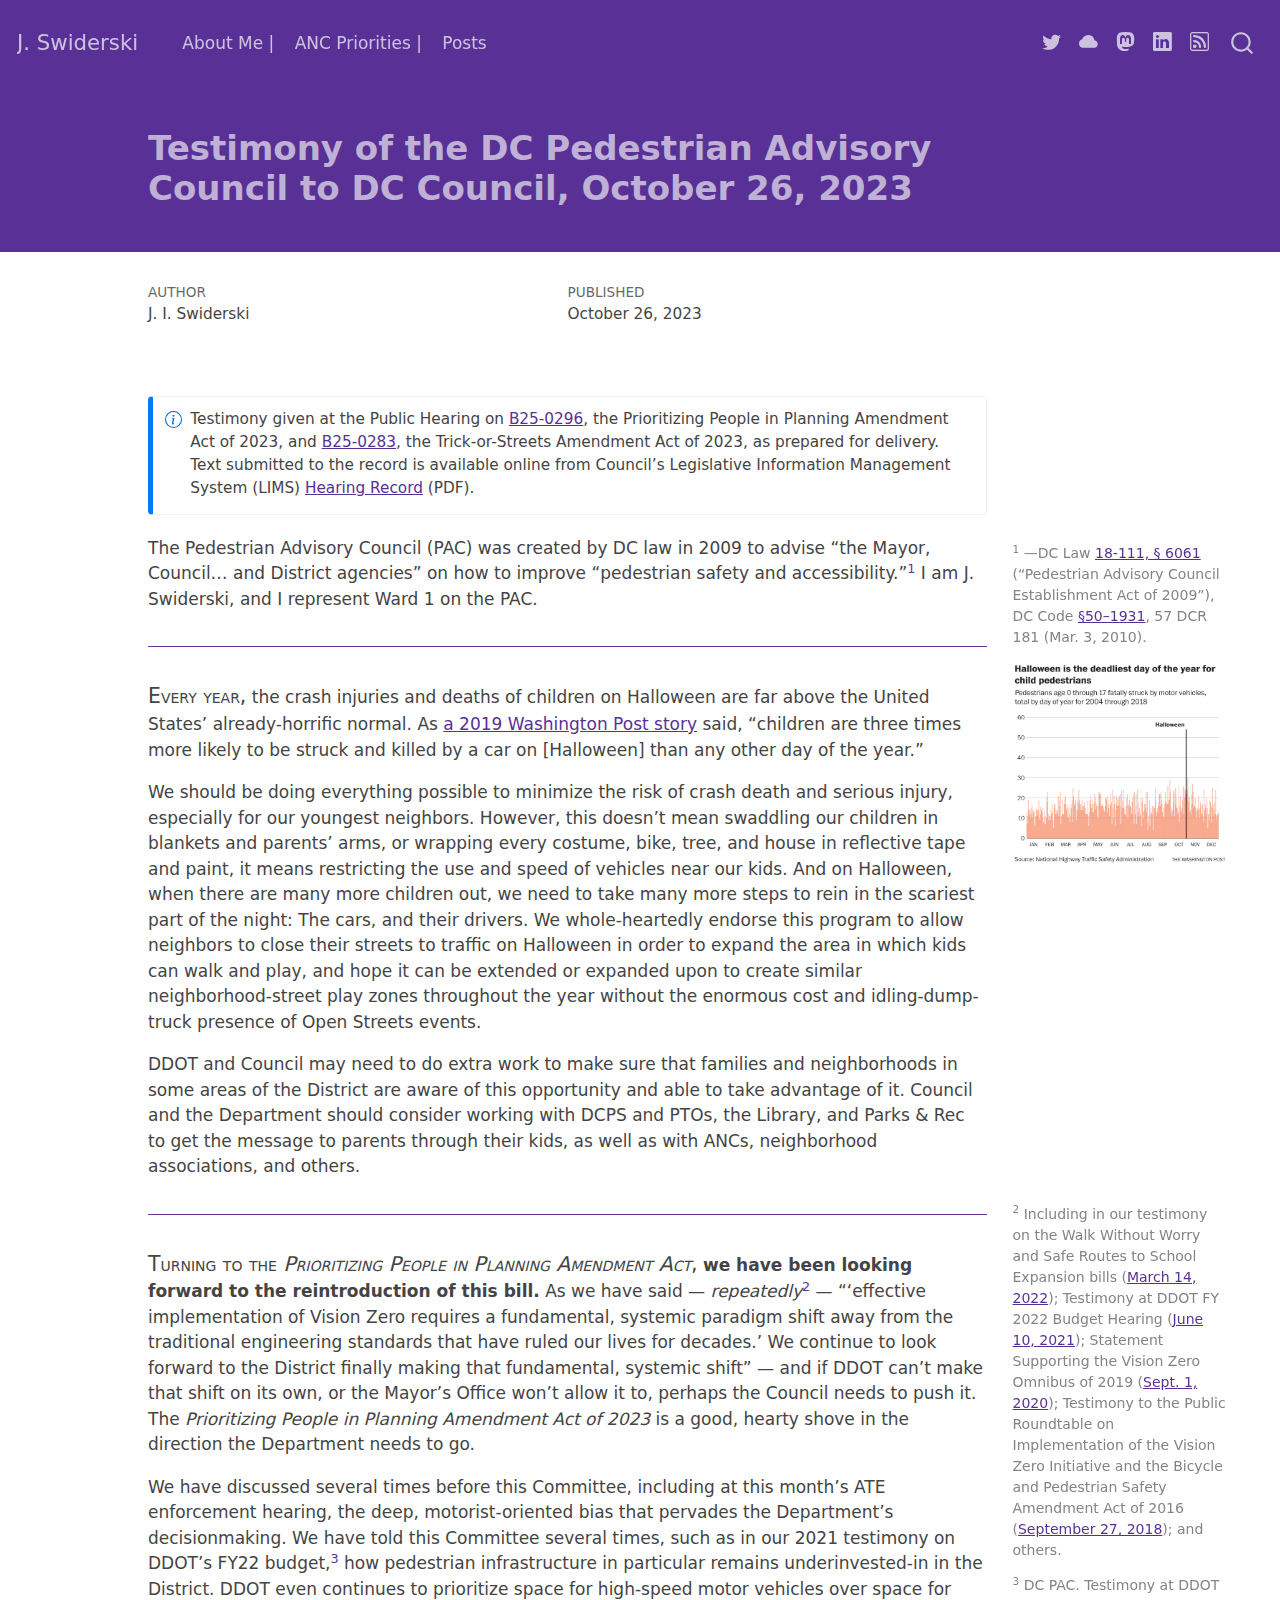
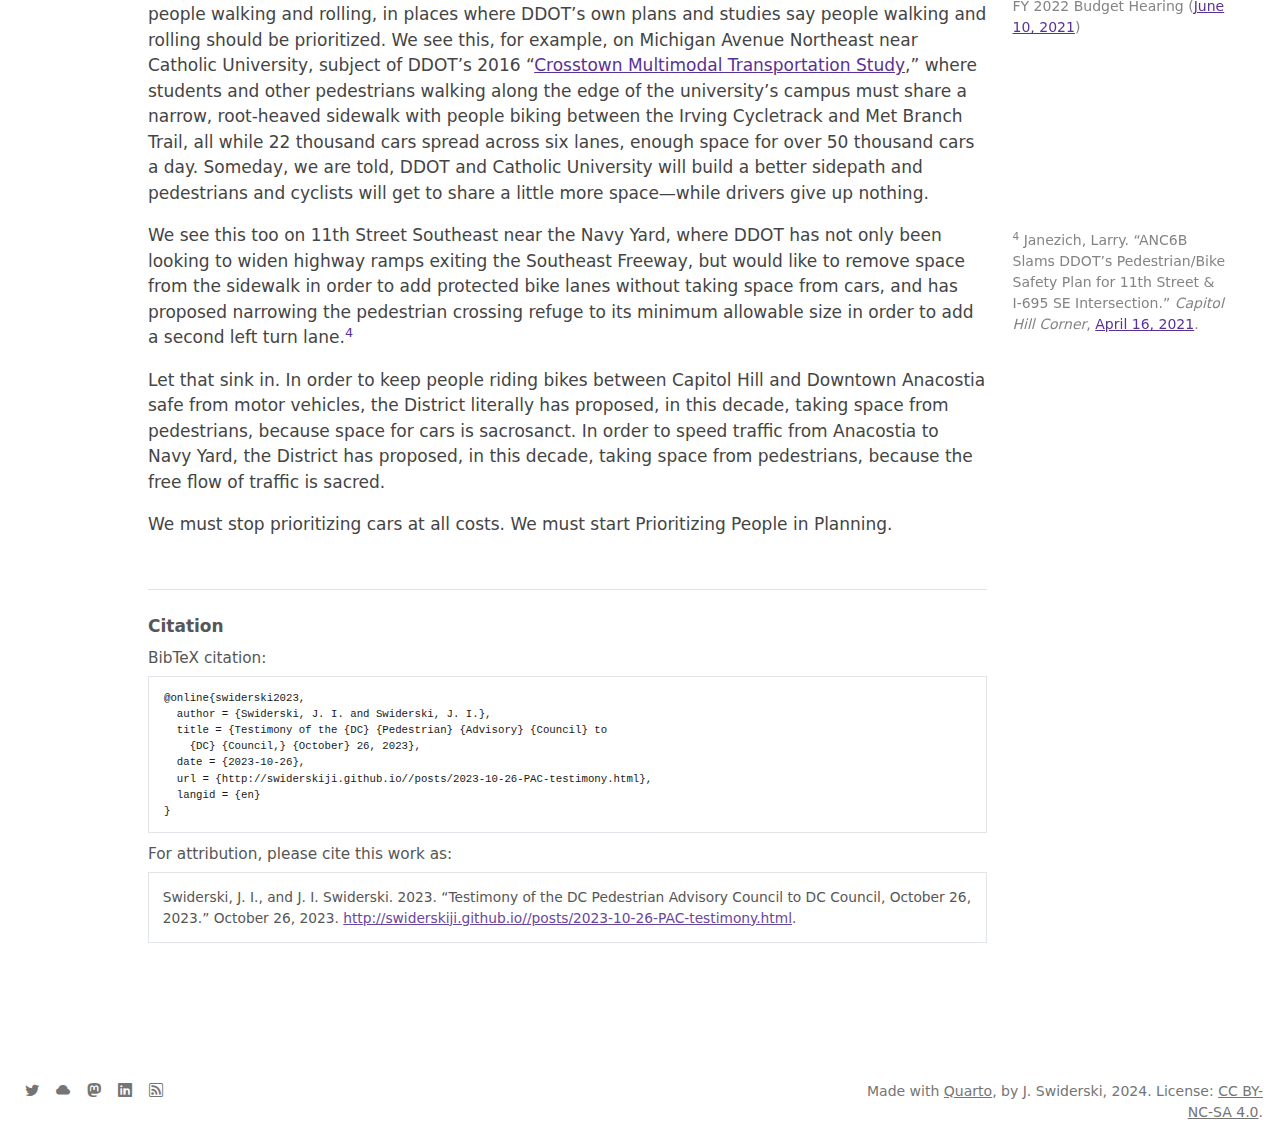
<file: posts/2023-10-26-PAC-testimony.html>
<!DOCTYPE html>
<html xmlns="http://www.w3.org/1999/xhtml" lang="en" xml:lang="en"><head>

<meta charset="utf-8">
<meta name="generator" content="quarto-1.3.353">

<meta name="viewport" content="width=device-width, initial-scale=1.0, user-scalable=yes">

<meta name="dcterms.date" content="2023-10-26">

<title>J. Swiderski - Testimony of the DC Pedestrian Advisory Council to DC Council, October 26, 2023</title>
<style>
code{white-space: pre-wrap;}
span.smallcaps{font-variant: small-caps;}
div.columns{display: flex; gap: min(4vw, 1.5em);}
div.column{flex: auto; overflow-x: auto;}
div.hanging-indent{margin-left: 1.5em; text-indent: -1.5em;}
ul.task-list{list-style: none;}
ul.task-list li input[type="checkbox"] {
  width: 0.8em;
  margin: 0 0.8em 0.2em -1em; /* quarto-specific, see https://github.com/quarto-dev/quarto-cli/issues/4556 */ 
  vertical-align: middle;
}
</style>


<script src="../site_libs/quarto-nav/quarto-nav.js"></script>
<script src="../site_libs/clipboard/clipboard.min.js"></script>
<script src="../site_libs/quarto-search/autocomplete.umd.js"></script>
<script src="../site_libs/quarto-search/fuse.min.js"></script>
<script src="../site_libs/quarto-search/quarto-search.js"></script>
<meta name="quarto:offset" content="../">
<script src="../site_libs/quarto-html/quarto.js"></script>
<script src="../site_libs/quarto-html/popper.min.js"></script>
<script src="../site_libs/quarto-html/tippy.umd.min.js"></script>
<script src="../site_libs/quarto-html/anchor.min.js"></script>
<link href="../site_libs/quarto-html/tippy.css" rel="stylesheet">
<link href="../site_libs/quarto-html/quarto-syntax-highlighting.css" rel="stylesheet" id="quarto-text-highlighting-styles">
<script src="../site_libs/bootstrap/bootstrap.min.js"></script>
<link href="../site_libs/bootstrap/bootstrap-icons.css" rel="stylesheet">
<link href="../site_libs/bootstrap/bootstrap.min.css" rel="stylesheet" id="quarto-bootstrap" data-mode="light">
<script id="quarto-search-options" type="application/json">{
  "location": "navbar",
  "copy-button": false,
  "collapse-after": 3,
  "panel-placement": "end",
  "type": "overlay",
  "limit": 20,
  "language": {
    "search-no-results-text": "No results",
    "search-matching-documents-text": "matching documents",
    "search-copy-link-title": "Copy link to search",
    "search-hide-matches-text": "Hide additional matches",
    "search-more-match-text": "more match in this document",
    "search-more-matches-text": "more matches in this document",
    "search-clear-button-title": "Clear",
    "search-detached-cancel-button-title": "Cancel",
    "search-submit-button-title": "Submit"
  }
}</script>


<link rel="stylesheet" href="../styles.css">
<meta property="og:title" content="J. Swiderski - Testimony of the DC Pedestrian Advisory Council to DC Council, October 26, 2023">
<meta property="og:description" content="">
<meta property="og:image" content="http://swiderskiji.github.io/posts/images/Halloween.png">
<meta property="og:site-name" content="J. Swiderski">
<meta property="og:image:height" content="1142">
<meta property="og:image:width" content="1200">
</head>

<body class="nav-fixed">

<div id="quarto-search-results"></div>
  <header id="quarto-header" class="headroom fixed-top">
    <nav class="navbar navbar-expand-lg navbar-dark ">
      <div class="navbar-container container-fluid">
      <div class="navbar-brand-container">
    <a class="navbar-brand" href="../index.html">
    <span class="navbar-title">J. Swiderski</span>
    </a>
  </div>
            <div id="quarto-search" class="" title="Search"></div>
          <button class="navbar-toggler" type="button" data-bs-toggle="collapse" data-bs-target="#navbarCollapse" aria-controls="navbarCollapse" aria-expanded="false" aria-label="Toggle navigation" onclick="if (window.quartoToggleHeadroom) { window.quartoToggleHeadroom(); }">
  <span class="navbar-toggler-icon"></span>
</button>
          <div class="collapse navbar-collapse" id="navbarCollapse">
            <ul class="navbar-nav navbar-nav-scroll me-auto">
  <li class="nav-item">
    <a class="nav-link" href="../about.html" rel="" target="">
 <span class="menu-text">About Me |</span></a>
  </li>  
  <li class="nav-item">
    <a class="nav-link" href="../priorities.html" rel="" target="">
 <span class="menu-text">ANC Priorities |</span></a>
  </li>  
  <li class="nav-item">
    <a class="nav-link" href="../posts.html" rel="" target="">
 <span class="menu-text">Posts</span></a>
  </li>  
</ul>
            <ul class="navbar-nav navbar-nav-scroll ms-auto">
  <li class="nav-item compact">
    <a class="nav-link" href="https://twitter.com/swiderskiji" rel="" target=""><i class="bi bi-twitter" role="img" aria-label="twitter">
</i> 
 <span class="menu-text"></span></a>
  </li>  
  <li class="nav-item compact">
    <a class="nav-link" href="https://bsky.app/profile/swiderski.bsky.social" rel="" target=""><i class="bi bi-cloud-fill" role="img" aria-label="BlueSky">
</i> 
 <span class="menu-text"></span></a>
  </li>  
  <li class="nav-item compact">
    <a class="nav-link" href="https://transportation.social/@swiderski" rel="" target=""><i class="bi bi-mastodon" role="img" aria-label="mastodon">
</i> 
 <span class="menu-text"></span></a>
  </li>  
  <li class="nav-item compact">
    <a class="nav-link" href="https://www.linkedin.com/in/erskiji" rel="" target=""><i class="bi bi-linkedin" role="img" aria-label="linkedin">
</i> 
 <span class="menu-text"></span></a>
  </li>  
  <li class="nav-item compact">
    <a class="nav-link" href="../blog.xml" rel="" target=""><i class="bi bi-rss" role="img">
</i> 
 <span class="menu-text"></span></a>
  </li>  
</ul>
            <div class="quarto-navbar-tools">
</div>
          </div> <!-- /navcollapse -->
      </div> <!-- /container-fluid -->
    </nav>
</header>
<!-- content -->
<header id="title-block-header" class="quarto-title-block default page-columns page-full">
  <div class="quarto-title-banner page-columns page-full">
    <div class="quarto-title column-body">
      <h1 class="title">Testimony of the DC Pedestrian Advisory Council to DC Council, October 26, 2023</h1>
                      </div>
  </div>
    
  
  <div class="quarto-title-meta">

      <div>
      <div class="quarto-title-meta-heading">Author</div>
      <div class="quarto-title-meta-contents">
               <p>J. I. Swiderski </p>
            </div>
    </div>
      
      <div>
      <div class="quarto-title-meta-heading">Published</div>
      <div class="quarto-title-meta-contents">
        <p class="date">October 26, 2023</p>
      </div>
    </div>
    
      
    </div>
    
  
  </header><div id="quarto-content" class="quarto-container page-columns page-rows-contents page-layout-article page-navbar">
<!-- sidebar -->
<!-- margin-sidebar -->
    <div id="quarto-margin-sidebar" class="sidebar margin-sidebar">
        
    </div>
<!-- main -->
<main class="content quarto-banner-title-block page-columns page-full" id="quarto-document-content">




<div class="callout callout-style-simple callout-note">
<div class="callout-body d-flex">
<div class="callout-icon-container">
<i class="callout-icon"></i>
</div>
<div class="callout-body-container">
<p>Testimony given at the Public Hearing on <a href="https://lims.dccouncil.gov/Legislation/B25-0296">B25-0296</a>, the Prioritizing People in Planning Amendment Act of 2023, and <a href="https://lims.dccouncil.gov/Legislation/B25-0283">B25-0283</a>, the Trick-or-Streets Amendment Act of 2023, as prepared for delivery. Text submitted to the record is available online from Council’s Legislative Information Management System (LIMS) <a href="https://lims.dccouncil.gov/downloads/LIMS/53141/Hearing_Record/B25-0296-Hearing_Record1.pdf?Id=186857#page=43">Hearing Record</a> (PDF).</p>
</div>
</div>
</div>
<div class="page-columns page-full"><p>The Pedestrian Advisory Council (PAC) was created by DC law in 2009 to advise “the Mayor, Council… and District agencies” on how to improve “pedestrian safety and accessibility.”<a href="#fn1" class="footnote-ref" id="fnref1" role="doc-noteref"><sup>1</sup></a> I am J. Swiderski, and I represent Ward 1 on the PAC.</p><div class="no-row-height column-margin column-container"><li id="fn1"><p><sup>1</sup>&nbsp;—DC Law <a href="https://code.dccouncil.us/us/dc/council/laws/18-111#%C2%A76061">18-111, § 6061</a> (“Pedestrian Advisory Council Establishment Act of 2009”), DC Code <a href="https://code.dccouncil.us/us/dc/council/code/sections/50-1931">§50–1931</a>, 57 DCR 181 (Mar.&nbsp;3, 2010).</p></li></div></div>
<p><span class="newthought">Every year,</span> the crash injuries and deaths of children on Halloween are far above the United States’ already-horrific normal. As <a href="https://www.washingtonpost.com/business/2019/10/28/heres-why-halloween-is-deadliest-day-year-child-pedestrians/">a 2019 Washington Post story</a> said, “children are three times more likely to be struck and killed by a car on [Halloween] than any other day of the year.”</p>

<div class="no-row-height column-margin column-container"><div class="quarto-figure quarto-figure-center">
<figure class="figure">
<p><img src="images/Halloween.png" class="img-fluid figure-img" alt="Chart showing pedestrians age 0 through 17 fatally struck by motor vehicles, total by day of year, 2004 through 2018. For the majority of dates, y is between 10 and 20, with a moderate number of dates over 20.  Halloween is the only date over 30--and it's closer to 55." width="300"></p>
</figure>
</div></div><p>We should be doing everything possible to minimize the risk of crash death and serious injury, especially for our youngest neighbors. However, this doesn’t mean swaddling our children in blankets and parents’ arms, or wrapping every costume, bike, tree, and house in reflective tape and paint, it means restricting the use and speed of vehicles near our kids. And on Halloween, when there are many more children out, we need to take many more steps to rein in the scariest part of the night: The cars, and their drivers. We whole-heartedly endorse this program to allow neighbors to close their streets to traffic on Halloween in order to expand the area in which kids can walk and play, and hope it can be extended or expanded upon to create similar neighborhood-street play zones throughout the year without the enormous cost and idling-dump-truck presence of Open Streets events.</p>
<p>DDOT and Council may need to do extra work to make sure that families and neighborhoods in some areas of the District are aware of this opportunity and able to take advantage of it. Council and the Department should consider working with DCPS and PTOs, the Library, and Parks &amp; Rec to get the message to parents through their kids, as well as with ANCs, neighborhood associations, and others.</p>
<div class="page-columns page-full"><p><span class="newthought">Turning to the <em>Prioritizing People in Planning Amendment Act</em>,</span> <strong>we have been looking forward to the reintroduction of this bill.</strong> As we have said — <em>repeatedly</em><a href="#fn2" class="footnote-ref" id="fnref2" role="doc-noteref"><sup>2</sup></a> — “‘effective implementation of Vision Zero requires a fundamental, systemic paradigm shift away from the traditional engineering standards that have ruled our lives for decades.’ We continue to look forward to the District finally making that fundamental, systemic shift” — and if DDOT can’t make that shift on its own, or the Mayor’s Office won’t allow it to, perhaps the Council needs to push it. The <em>Prioritizing People in Planning Amendment Act of 2023</em> is a good, hearty shove in the direction the Department needs to go.</p><div class="no-row-height column-margin column-container"><li id="fn2"><p><sup>2</sup>&nbsp;Including in our testimony on the Walk Without Worry and Safe Routes to School Expansion bills (<a href="https://drive.google.com/file/d/1vYo-_V3VW6_WB7u9kuFB0B4QF8cgk4Nl/">March 14, 2022</a>); Testimony at DDOT FY 2022 Budget Hearing (<a href="https://drive.google.com/file/d/1q6d4AdWNNTLG32OEnrngSZ4DVmOBwddp/">June 10, 2021</a>); Statement Supporting the Vision Zero Omnibus of 2019 (<a href="https://drive.google.com/file/d/1f1wVnWzY67QSPTvy5g5vjLZYM0uu3Nnl/">Sept.&nbsp;1, 2020</a>); Testimony to the Public Roundtable on Implementation of the Vision Zero Initiative and the Bicycle and Pedestrian Safety Amendment Act of 2016 (<a href="https://drive.google.com/file/d/0By58YTubhf4fcWRPeE5xeTQ2eG01QkpPMFF0cHEzbmVabm5R/">September 27, 2018</a>); and others.</p></li></div></div>
<div class="page-columns page-full"><p>We have discussed several times before this Committee, including at this month’s ATE enforcement hearing, the deep, motorist-oriented bias that pervades the Department’s decisionmaking. We have told this Committee several times, such as in our 2021 testimony on DDOT’s FY22 budget,<a href="#fn3" class="footnote-ref" id="fnref3" role="doc-noteref"><sup>3</sup></a> how pedestrian infrastructure in particular remains underinvested-in in the District. DDOT even continues to prioritize space for high-speed motor vehicles over space for people walking and rolling, in places where DDOT’s own plans and studies say people walking and rolling should be prioritized. We see this, for example, on Michigan Avenue Northeast near Catholic University, subject of DDOT’s 2016 “<a href="https://dccrosstownstudy-dcgis.hub.arcgis.com/">Crosstown Multimodal Transportation Study</a>,” where students and other pedestrians walking along the edge of the university’s campus must share a narrow, root-heaved sidewalk with people biking between the Irving Cycletrack and Met Branch Trail, all while 22 thousand cars spread across six lanes, enough space for over 50 thousand cars a day. Someday, we are told, DDOT and Catholic University will build a better sidepath and pedestrians and cyclists will get to share a little more space—while drivers give up nothing.</p><div class="no-row-height column-margin column-container"><li id="fn3"><p><sup>3</sup>&nbsp;DC PAC. Testimony at DDOT FY 2022 Budget Hearing (<a href="https://drive.google.com/file/d/1q6d4AdWNNTLG32OEnrngSZ4DVmOBwddp/">June 10, 2021</a>)</p></li></div></div>
<div class="page-columns page-full"><p>We see this too on 11th Street Southeast near the Navy Yard, where DDOT has not only been looking to widen highway ramps exiting the Southeast Freeway, but would like to remove space from the sidewalk in order to add protected bike lanes without taking space from cars, and has proposed narrowing the pedestrian crossing refuge to its minimum allowable size in order to add a second left turn lane.<a href="#fn4" class="footnote-ref" id="fnref4" role="doc-noteref"><sup>4</sup></a></p><div class="no-row-height column-margin column-container"><li id="fn4"><p><sup>4</sup>&nbsp;Janezich, Larry. “ANC6B Slams DDOT’s Pedestrian/Bike Safety Plan for 11th Street &amp; I-695 SE Intersection.” <em>Capitol Hill Corner</em>, <a href="https://capitolhillcorner.org/2021/04/16/anc6b-slams-ddots-pedestrian-bike-safety-plan-for-11th-street-i-695-se-intersection/">April 16, 2021</a>.</p></li></div></div>
<p>Let that sink in. In order to keep people riding bikes between Capitol Hill and Downtown Anacostia safe from motor vehicles, the District literally has proposed, in this decade, taking space from pedestrians, because space for cars is sacrosanct. In order to speed traffic from Anacostia to Navy Yard, the District has proposed, in this decade, taking space from pedestrians, because the free flow of traffic is sacred.</p>
<p>We must stop prioritizing cars at all costs. We must start Prioritizing People in Planning.</p>




<div id="quarto-appendix" class="default"><section class="quarto-appendix-contents"><h2 class="anchored quarto-appendix-heading">Citation</h2><div><div class="quarto-appendix-secondary-label">BibTeX citation:</div><pre class="sourceCode code-with-copy quarto-appendix-bibtex"><code class="sourceCode bibtex">@online{swiderski2023,
  author = {Swiderski, J. I. and Swiderski, J. I.},
  title = {Testimony of the {DC} {Pedestrian} {Advisory} {Council} to
    {DC} {Council,} {October} 26, 2023},
  date = {2023-10-26},
  url = {http://swiderskiji.github.io//posts/2023-10-26-PAC-testimony.html},
  langid = {en}
}
</code><button title="Copy to Clipboard" class="code-copy-button"><i class="bi"></i></button></pre><div class="quarto-appendix-secondary-label">For attribution, please cite this work as:</div><div id="ref-swiderski2023" class="csl-entry quarto-appendix-citeas" role="listitem">
Swiderski, J. I., and J. I. Swiderski. 2023. <span>“Testimony of the DC
Pedestrian Advisory Council to DC Council, October 26, 2023.”</span>
October 26, 2023. <a href="http://swiderskiji.github.io//posts/2023-10-26-PAC-testimony.html">http://swiderskiji.github.io//posts/2023-10-26-PAC-testimony.html</a>.
</div></div></section></div></main> <!-- /main -->
<script id="quarto-html-after-body" type="application/javascript">
window.document.addEventListener("DOMContentLoaded", function (event) {
  const toggleBodyColorMode = (bsSheetEl) => {
    const mode = bsSheetEl.getAttribute("data-mode");
    const bodyEl = window.document.querySelector("body");
    if (mode === "dark") {
      bodyEl.classList.add("quarto-dark");
      bodyEl.classList.remove("quarto-light");
    } else {
      bodyEl.classList.add("quarto-light");
      bodyEl.classList.remove("quarto-dark");
    }
  }
  const toggleBodyColorPrimary = () => {
    const bsSheetEl = window.document.querySelector("link#quarto-bootstrap");
    if (bsSheetEl) {
      toggleBodyColorMode(bsSheetEl);
    }
  }
  toggleBodyColorPrimary();  
  const icon = "";
  const anchorJS = new window.AnchorJS();
  anchorJS.options = {
    placement: 'right',
    icon: icon
  };
  anchorJS.add('.anchored');
  const isCodeAnnotation = (el) => {
    for (const clz of el.classList) {
      if (clz.startsWith('code-annotation-')) {                     
        return true;
      }
    }
    return false;
  }
  const clipboard = new window.ClipboardJS('.code-copy-button', {
    text: function(trigger) {
      const codeEl = trigger.previousElementSibling.cloneNode(true);
      for (const childEl of codeEl.children) {
        if (isCodeAnnotation(childEl)) {
          childEl.remove();
        }
      }
      return codeEl.innerText;
    }
  });
  clipboard.on('success', function(e) {
    // button target
    const button = e.trigger;
    // don't keep focus
    button.blur();
    // flash "checked"
    button.classList.add('code-copy-button-checked');
    var currentTitle = button.getAttribute("title");
    button.setAttribute("title", "Copied!");
    let tooltip;
    if (window.bootstrap) {
      button.setAttribute("data-bs-toggle", "tooltip");
      button.setAttribute("data-bs-placement", "left");
      button.setAttribute("data-bs-title", "Copied!");
      tooltip = new bootstrap.Tooltip(button, 
        { trigger: "manual", 
          customClass: "code-copy-button-tooltip",
          offset: [0, -8]});
      tooltip.show();    
    }
    setTimeout(function() {
      if (tooltip) {
        tooltip.hide();
        button.removeAttribute("data-bs-title");
        button.removeAttribute("data-bs-toggle");
        button.removeAttribute("data-bs-placement");
      }
      button.setAttribute("title", currentTitle);
      button.classList.remove('code-copy-button-checked');
    }, 1000);
    // clear code selection
    e.clearSelection();
  });
  function tippyHover(el, contentFn) {
    const config = {
      allowHTML: true,
      content: contentFn,
      maxWidth: 500,
      delay: 100,
      arrow: false,
      appendTo: function(el) {
          return el.parentElement;
      },
      interactive: true,
      interactiveBorder: 10,
      theme: 'quarto',
      placement: 'bottom-start'
    };
    window.tippy(el, config); 
  }
  const noterefs = window.document.querySelectorAll('a[role="doc-noteref"]');
  for (var i=0; i<noterefs.length; i++) {
    const ref = noterefs[i];
    tippyHover(ref, function() {
      // use id or data attribute instead here
      let href = ref.getAttribute('data-footnote-href') || ref.getAttribute('href');
      try { href = new URL(href).hash; } catch {}
      const id = href.replace(/^#\/?/, "");
      const note = window.document.getElementById(id);
      return note.innerHTML;
    });
  }
      let selectedAnnoteEl;
      const selectorForAnnotation = ( cell, annotation) => {
        let cellAttr = 'data-code-cell="' + cell + '"';
        let lineAttr = 'data-code-annotation="' +  annotation + '"';
        const selector = 'span[' + cellAttr + '][' + lineAttr + ']';
        return selector;
      }
      const selectCodeLines = (annoteEl) => {
        const doc = window.document;
        const targetCell = annoteEl.getAttribute("data-target-cell");
        const targetAnnotation = annoteEl.getAttribute("data-target-annotation");
        const annoteSpan = window.document.querySelector(selectorForAnnotation(targetCell, targetAnnotation));
        const lines = annoteSpan.getAttribute("data-code-lines").split(",");
        const lineIds = lines.map((line) => {
          return targetCell + "-" + line;
        })
        let top = null;
        let height = null;
        let parent = null;
        if (lineIds.length > 0) {
            //compute the position of the single el (top and bottom and make a div)
            const el = window.document.getElementById(lineIds[0]);
            top = el.offsetTop;
            height = el.offsetHeight;
            parent = el.parentElement.parentElement;
          if (lineIds.length > 1) {
            const lastEl = window.document.getElementById(lineIds[lineIds.length - 1]);
            const bottom = lastEl.offsetTop + lastEl.offsetHeight;
            height = bottom - top;
          }
          if (top !== null && height !== null && parent !== null) {
            // cook up a div (if necessary) and position it 
            let div = window.document.getElementById("code-annotation-line-highlight");
            if (div === null) {
              div = window.document.createElement("div");
              div.setAttribute("id", "code-annotation-line-highlight");
              div.style.position = 'absolute';
              parent.appendChild(div);
            }
            div.style.top = top - 2 + "px";
            div.style.height = height + 4 + "px";
            let gutterDiv = window.document.getElementById("code-annotation-line-highlight-gutter");
            if (gutterDiv === null) {
              gutterDiv = window.document.createElement("div");
              gutterDiv.setAttribute("id", "code-annotation-line-highlight-gutter");
              gutterDiv.style.position = 'absolute';
              const codeCell = window.document.getElementById(targetCell);
              const gutter = codeCell.querySelector('.code-annotation-gutter');
              gutter.appendChild(gutterDiv);
            }
            gutterDiv.style.top = top - 2 + "px";
            gutterDiv.style.height = height + 4 + "px";
          }
          selectedAnnoteEl = annoteEl;
        }
      };
      const unselectCodeLines = () => {
        const elementsIds = ["code-annotation-line-highlight", "code-annotation-line-highlight-gutter"];
        elementsIds.forEach((elId) => {
          const div = window.document.getElementById(elId);
          if (div) {
            div.remove();
          }
        });
        selectedAnnoteEl = undefined;
      };
      // Attach click handler to the DT
      const annoteDls = window.document.querySelectorAll('dt[data-target-cell]');
      for (const annoteDlNode of annoteDls) {
        annoteDlNode.addEventListener('click', (event) => {
          const clickedEl = event.target;
          if (clickedEl !== selectedAnnoteEl) {
            unselectCodeLines();
            const activeEl = window.document.querySelector('dt[data-target-cell].code-annotation-active');
            if (activeEl) {
              activeEl.classList.remove('code-annotation-active');
            }
            selectCodeLines(clickedEl);
            clickedEl.classList.add('code-annotation-active');
          } else {
            // Unselect the line
            unselectCodeLines();
            clickedEl.classList.remove('code-annotation-active');
          }
        });
      }
  const findCites = (el) => {
    const parentEl = el.parentElement;
    if (parentEl) {
      const cites = parentEl.dataset.cites;
      if (cites) {
        return {
          el,
          cites: cites.split(' ')
        };
      } else {
        return findCites(el.parentElement)
      }
    } else {
      return undefined;
    }
  };
  var bibliorefs = window.document.querySelectorAll('a[role="doc-biblioref"]');
  for (var i=0; i<bibliorefs.length; i++) {
    const ref = bibliorefs[i];
    const citeInfo = findCites(ref);
    if (citeInfo) {
      tippyHover(citeInfo.el, function() {
        var popup = window.document.createElement('div');
        citeInfo.cites.forEach(function(cite) {
          var citeDiv = window.document.createElement('div');
          citeDiv.classList.add('hanging-indent');
          citeDiv.classList.add('csl-entry');
          var biblioDiv = window.document.getElementById('ref-' + cite);
          if (biblioDiv) {
            citeDiv.innerHTML = biblioDiv.innerHTML;
          }
          popup.appendChild(citeDiv);
        });
        return popup.innerHTML;
      });
    }
  }
});
</script>
</div> <!-- /content -->
<footer class="footer">
  <div class="nav-footer">
    <div class="nav-footer-left">
      <ul class="footer-items list-unstyled">
    <li class="nav-item compact">
    <a class="nav-link" href="https://twitter.com/swiderskiji">
      <i class="bi bi-twitter" role="img" aria-label="twitter">
</i> 
    </a>
  </li>  
    <li class="nav-item compact">
    <a class="nav-link" href="https://bsky.app/profile/swiderski.bsky.social">
      <i class="bi bi-cloud-fill" role="img" aria-label="BlueSky">
</i> 
    </a>
  </li>  
    <li class="nav-item compact">
    <a class="nav-link" href="https://transportation.social/@swiderski">
      <i class="bi bi-mastodon" role="img" aria-label="mastodon">
</i> 
    </a>
  </li>  
    <li class="nav-item compact">
    <a class="nav-link" href="https://www.linkedin.com/in/erskiji">
      <i class="bi bi-linkedin" role="img" aria-label="linkedin">
</i> 
    </a>
  </li>  
    <li class="nav-item compact">
    <a class="nav-link" href="../blog.xml">
      <i class="bi bi-rss" role="img">
</i> 
    </a>
  </li>  
</ul>
    </div>   
    <div class="nav-footer-center">
      &nbsp;
    </div>
    <div class="nav-footer-right">Made with <a href="https://quarto.org/">Quarto</a>, by J.&nbsp;Swiderski, 2024. License:&nbsp;<a href="https://creativecommons.org/licenses/by-nc-sa/4.0/">CC&nbsp;BY-NC-SA 4.0</a>.</div>
  </div>
</footer>



</body></html>
</file>
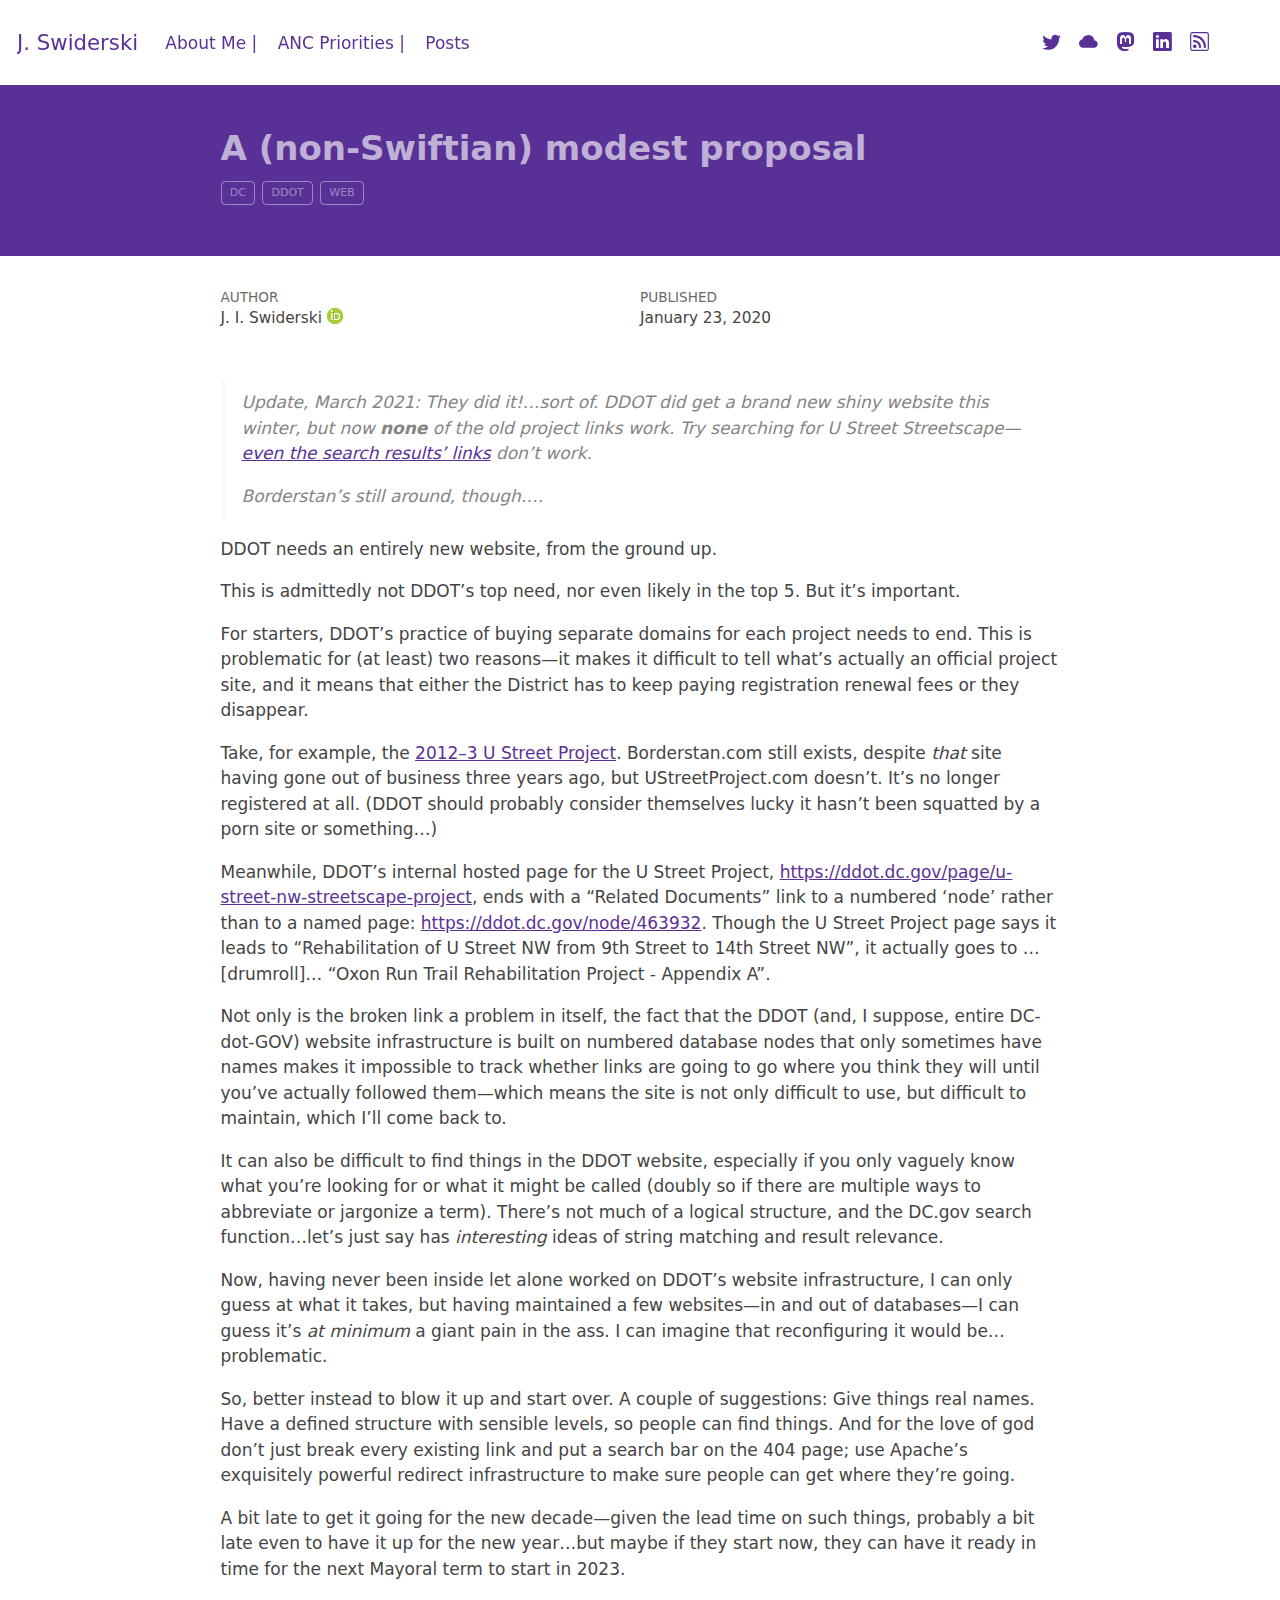
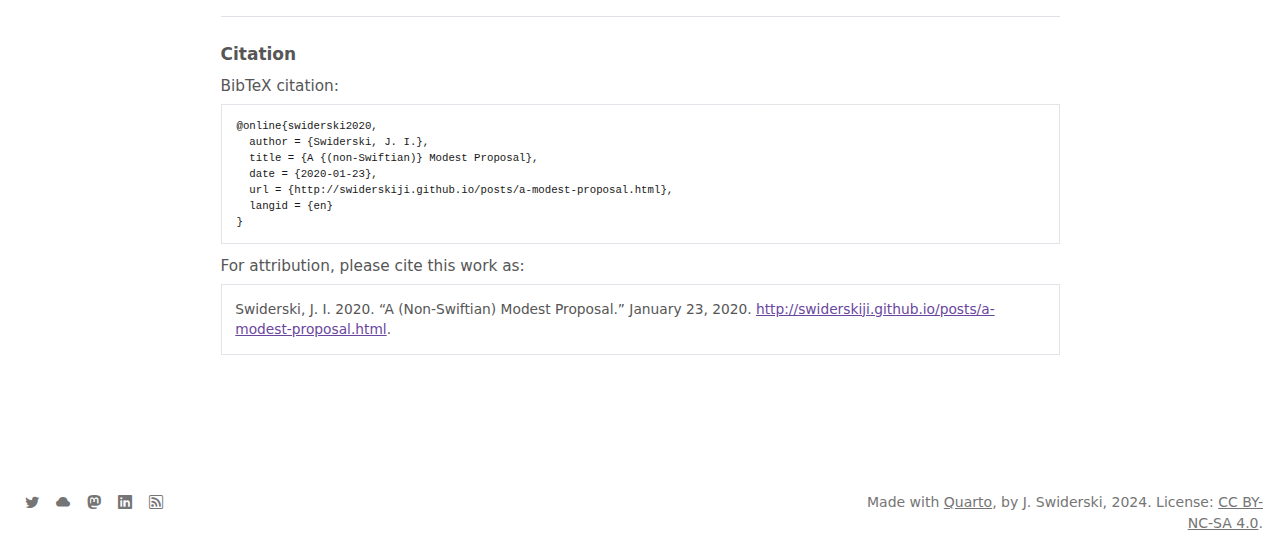
<file: posts/a-modest-proposal.html>
<!DOCTYPE html>
<html xmlns="http://www.w3.org/1999/xhtml" lang="en" xml:lang="en"><head>

<meta charset="utf-8">
<meta name="generator" content="quarto-1.5.55">

<meta name="viewport" content="width=device-width, initial-scale=1.0, user-scalable=yes">

<meta name="author" content="J. I. Swiderski">
<meta name="dcterms.date" content="2020-01-23">

<title>A (non-Swiftian) modest proposal – J. Swiderski</title>
<style>
code{white-space: pre-wrap;}
span.smallcaps{font-variant: small-caps;}
div.columns{display: flex; gap: min(4vw, 1.5em);}
div.column{flex: auto; overflow-x: auto;}
div.hanging-indent{margin-left: 1.5em; text-indent: -1.5em;}
ul.task-list{list-style: none;}
ul.task-list li input[type="checkbox"] {
  width: 0.8em;
  margin: 0 0.8em 0.2em -1em; /* quarto-specific, see https://github.com/quarto-dev/quarto-cli/issues/4556 */ 
  vertical-align: middle;
}
</style>


<script src="../site_libs/quarto-nav/quarto-nav.js"></script>
<script src="../site_libs/clipboard/clipboard.min.js"></script>
<script src="../site_libs/quarto-search/autocomplete.umd.js"></script>
<script src="../site_libs/quarto-search/fuse.min.js"></script>
<script src="../site_libs/quarto-search/quarto-search.js"></script>
<meta name="quarto:offset" content="../">
<script src="../site_libs/quarto-html/quarto.js"></script>
<script src="../site_libs/quarto-html/popper.min.js"></script>
<script src="../site_libs/quarto-html/tippy.umd.min.js"></script>
<script src="../site_libs/quarto-html/anchor.min.js"></script>
<link href="../site_libs/quarto-html/tippy.css" rel="stylesheet">
<link href="../site_libs/quarto-html/quarto-syntax-highlighting.css" rel="stylesheet" id="quarto-text-highlighting-styles">
<script src="../site_libs/bootstrap/bootstrap.min.js"></script>
<link href="../site_libs/bootstrap/bootstrap-icons.css" rel="stylesheet">
<link href="../site_libs/bootstrap/bootstrap.min.css" rel="stylesheet" id="quarto-bootstrap" data-mode="light">
<script id="quarto-search-options" type="application/json">{
  "location": "navbar",
  "copy-button": false,
  "collapse-after": 3,
  "panel-placement": "end",
  "type": "overlay",
  "limit": 50,
  "keyboard-shortcut": [
    "f",
    "/",
    "s"
  ],
  "show-item-context": false,
  "language": {
    "search-no-results-text": "No results",
    "search-matching-documents-text": "matching documents",
    "search-copy-link-title": "Copy link to search",
    "search-hide-matches-text": "Hide additional matches",
    "search-more-match-text": "more match in this document",
    "search-more-matches-text": "more matches in this document",
    "search-clear-button-title": "Clear",
    "search-text-placeholder": "",
    "search-detached-cancel-button-title": "Cancel",
    "search-submit-button-title": "Submit",
    "search-label": "Search"
  }
}</script>


<link rel="stylesheet" href="../styles.css">
<meta property="og:title" content="A (non-Swiftian) modest proposal – J. Swiderski">
<meta property="og:description" content="">
<meta property="og:image" content="http://swiderskiji.github.io/posts/[data-uri]">
<meta property="og:site_name" content="J. Swiderski">
</head>

<body class="nav-fixed fullcontent">

<div id="quarto-search-results"></div>
  <header id="quarto-header" class="headroom fixed-top quarto-banner">
    <nav class="navbar navbar-expand-lg " data-bs-theme="dark">
      <div class="navbar-container container-fluid">
      <div class="navbar-brand-container mx-auto">
    <a class="navbar-brand" href="../index.html">
    <span class="navbar-title">J. Swiderski</span>
    </a>
  </div>
            <div id="quarto-search" class="" title="Search"></div>
          <button class="navbar-toggler" type="button" data-bs-toggle="collapse" data-bs-target="#navbarCollapse" aria-controls="navbarCollapse" role="menu" aria-expanded="false" aria-label="Toggle navigation" onclick="if (window.quartoToggleHeadroom) { window.quartoToggleHeadroom(); }">
  <span class="navbar-toggler-icon"></span>
</button>
          <div class="collapse navbar-collapse" id="navbarCollapse">
            <ul class="navbar-nav navbar-nav-scroll me-auto">
  <li class="nav-item">
    <a class="nav-link" href="../about.html"> 
<span class="menu-text">About Me |</span></a>
  </li>  
  <li class="nav-item">
    <a class="nav-link" href="../priorities.html"> 
<span class="menu-text">ANC Priorities |</span></a>
  </li>  
  <li class="nav-item">
    <a class="nav-link" href="../posts.html"> 
<span class="menu-text">Posts</span></a>
  </li>  
</ul>
            <ul class="navbar-nav navbar-nav-scroll ms-auto">
  <li class="nav-item compact">
    <a class="nav-link" href="https://twitter.com/swiderskiji"> <i class="bi bi-twitter" role="img" aria-label="twitter">
</i> 
<span class="menu-text"></span></a>
  </li>  
  <li class="nav-item compact">
    <a class="nav-link" href="https://bsky.app/profile/swiderski.bsky.social"> <i class="bi bi-cloud-fill" role="img" aria-label="BlueSky">
</i> 
<span class="menu-text"></span></a>
  </li>  
  <li class="nav-item compact">
    <a class="nav-link" href="https://transportation.social/@swiderski"> <i class="bi bi-mastodon" role="img" aria-label="mastodon">
</i> 
<span class="menu-text"></span></a>
  </li>  
  <li class="nav-item compact">
    <a class="nav-link" href="https://www.linkedin.com/in/erskiji"> <i class="bi bi-linkedin" role="img" aria-label="linkedin">
</i> 
<span class="menu-text"></span></a>
  </li>  
  <li class="nav-item compact">
    <a class="nav-link" href="../blog.xml"> <i class="bi bi-rss" role="img">
</i> 
<span class="menu-text"></span></a>
  </li>  
</ul>
          </div> <!-- /navcollapse -->
            <div class="quarto-navbar-tools">
</div>
      </div> <!-- /container-fluid -->
    </nav>
</header>
<!-- content -->
<header id="title-block-header" class="quarto-title-block default page-columns page-full">
  <div class="quarto-title-banner page-columns page-full">
    <div class="quarto-title column-body">
      <h1 class="title">A (non-Swiftian) modest proposal</h1>
                                <div class="quarto-categories">
                <div class="quarto-category">DC</div>
                <div class="quarto-category">DDOT</div>
                <div class="quarto-category">web</div>
              </div>
                  </div>
  </div>
    
  
  <div class="quarto-title-meta">

      <div>
      <div class="quarto-title-meta-heading">Author</div>
      <div class="quarto-title-meta-contents">
               <p><a href="http://swiderskiji.nfshost.com/">J. I. Swiderski</a> <a href="https://orcid.org/0000-0002-7523-2709" class="quarto-title-author-orcid"> <img src="[data-uri]"></a></p>
            </div>
    </div>
      
      <div>
      <div class="quarto-title-meta-heading">Published</div>
      <div class="quarto-title-meta-contents">
        <p class="date">January 23, 2020</p>
      </div>
    </div>
    
      
    </div>
    
  
  </header><div id="quarto-content" class="quarto-container page-columns page-rows-contents page-layout-article page-navbar">
<!-- sidebar -->
<!-- margin-sidebar -->
    
<!-- main -->
<main class="content quarto-banner-title-block" id="quarto-document-content">





<blockquote class="blockquote">
<p><em>Update, March 2021: They did it!…sort of. DDOT did get a brand new shiny website this winter, but now <strong>none</strong> of the old project links work. Try searching for U Street Streetscape—<a href="https://search.usa.gov/search?query=u+street+streetscape&amp;affiliate=dc_ddot&amp;utf8=%E2%9C%93">even the search results’ links</a> don’t work.</em></p>
<p><em>Borderstan’s still around, though….</em></p>
</blockquote>
<p>DDOT needs an entirely new website, from the ground up.</p>
<p>This is admittedly not DDOT’s top need, nor even likely in the top 5. But it’s important.</p>
<p>For starters, DDOT’s practice of buying separate domains for each project needs to end. This is problematic for (at least) two reasons—it makes it difficult to tell what’s actually an official project site, and it means that either the District has to keep paying registration renewal fees or they disappear.</p>
<p>Take, for example, the <a href="https://www.borderstan.com/tag/u-street-streetscape/">2012–3 U Street Project</a>. Borderstan.com still exists, despite <em>that</em> site having gone out of business three years ago, but UStreetProject.com doesn’t. It’s no longer registered at all. (DDOT should probably consider themselves lucky it hasn’t been squatted by a porn site or something…)</p>
<p>Meanwhile, DDOT’s internal hosted page for the U Street Project, <a href="https://ddot.dc.gov/page/u-street-nw-streetscape-project">https://ddot.dc.gov/page/u-street-nw-streetscape-project</a>, ends with a “Related Documents” link to a numbered ‘node’ rather than to a named page: <a href="https://ddot.dc.gov/node/463932">https://ddot.dc.gov/node/463932</a>. Though the U Street Project page says it leads to “Rehabilitation of U Street NW from 9th Street to 14th Street NW”, it actually goes to …[drumroll]… “Oxon Run Trail Rehabilitation Project - Appendix A”.</p>
<p>Not only is the broken link a problem in itself, the fact that the DDOT (and, I suppose, entire DC-dot-GOV) website infrastructure is built on numbered database nodes that only sometimes have names makes it impossible to track whether links are going to go where you think they will until you’ve actually followed them—which means the site is not only difficult to use, but difficult to maintain, which I’ll come back to.</p>
<p>It can also be difficult to find things in the DDOT website, especially if you only vaguely know what you’re looking for or what it might be called (doubly so if there are multiple ways to abbreviate or jargonize a term). There’s not much of a logical structure, and the DC.gov search function…let’s just say has <em>interesting</em> ideas of string matching and result relevance.</p>
<p>Now, having never been inside let alone worked on DDOT’s website infrastructure, I can only guess at what it takes, but having maintained a few websites—in and out of databases—I can guess it’s <em>at minimum</em> a giant pain in the ass. I can imagine that reconfiguring it would be…problematic.</p>
<p>So, better instead to blow it up and start over. A couple of suggestions: Give things real names. Have a defined structure with sensible levels, so people can find things. And for the love of god don’t just break every existing link and put a search bar on the 404 page; use Apache’s exquisitely powerful redirect infrastructure to make sure people can get where they’re going.</p>
<p>A bit late to get it going for the new decade—given the lead time on such things, probably a bit late even to have it up for the new year…but maybe if they start now, they can have it ready in time for the next Mayoral term to start in 2023.</p>



<div id="quarto-appendix" class="default"><section class="quarto-appendix-contents" id="quarto-citation"><h2 class="anchored quarto-appendix-heading">Citation</h2><div><div class="quarto-appendix-secondary-label">BibTeX citation:</div><pre class="sourceCode code-with-copy quarto-appendix-bibtex"><code class="sourceCode bibtex">@online{swiderski2020,
  author = {Swiderski, J. I.},
  title = {A {(non-Swiftian)} Modest Proposal},
  date = {2020-01-23},
  url = {http://swiderskiji.github.io/posts/a-modest-proposal.html},
  langid = {en}
}
</code><button title="Copy to Clipboard" class="code-copy-button"><i class="bi"></i></button></pre><div class="quarto-appendix-secondary-label">For attribution, please cite this work as:</div><div id="ref-swiderski2020" class="csl-entry quarto-appendix-citeas" role="listitem">
Swiderski, J. I. 2020. <span>“A (Non-Swiftian) Modest Proposal.”</span>
January 23, 2020. <a href="http://swiderskiji.github.io/posts/a-modest-proposal.html">http://swiderskiji.github.io/posts/a-modest-proposal.html</a>.
</div></div></section></div></main> <!-- /main -->
<script id="quarto-html-after-body" type="application/javascript">
window.document.addEventListener("DOMContentLoaded", function (event) {
  const toggleBodyColorMode = (bsSheetEl) => {
    const mode = bsSheetEl.getAttribute("data-mode");
    const bodyEl = window.document.querySelector("body");
    if (mode === "dark") {
      bodyEl.classList.add("quarto-dark");
      bodyEl.classList.remove("quarto-light");
    } else {
      bodyEl.classList.add("quarto-light");
      bodyEl.classList.remove("quarto-dark");
    }
  }
  const toggleBodyColorPrimary = () => {
    const bsSheetEl = window.document.querySelector("link#quarto-bootstrap");
    if (bsSheetEl) {
      toggleBodyColorMode(bsSheetEl);
    }
  }
  toggleBodyColorPrimary();  
  const icon = "";
  const anchorJS = new window.AnchorJS();
  anchorJS.options = {
    placement: 'right',
    icon: icon
  };
  anchorJS.add('.anchored');
  const isCodeAnnotation = (el) => {
    for (const clz of el.classList) {
      if (clz.startsWith('code-annotation-')) {                     
        return true;
      }
    }
    return false;
  }
  const onCopySuccess = function(e) {
    // button target
    const button = e.trigger;
    // don't keep focus
    button.blur();
    // flash "checked"
    button.classList.add('code-copy-button-checked');
    var currentTitle = button.getAttribute("title");
    button.setAttribute("title", "Copied!");
    let tooltip;
    if (window.bootstrap) {
      button.setAttribute("data-bs-toggle", "tooltip");
      button.setAttribute("data-bs-placement", "left");
      button.setAttribute("data-bs-title", "Copied!");
      tooltip = new bootstrap.Tooltip(button, 
        { trigger: "manual", 
          customClass: "code-copy-button-tooltip",
          offset: [0, -8]});
      tooltip.show();    
    }
    setTimeout(function() {
      if (tooltip) {
        tooltip.hide();
        button.removeAttribute("data-bs-title");
        button.removeAttribute("data-bs-toggle");
        button.removeAttribute("data-bs-placement");
      }
      button.setAttribute("title", currentTitle);
      button.classList.remove('code-copy-button-checked');
    }, 1000);
    // clear code selection
    e.clearSelection();
  }
  const getTextToCopy = function(trigger) {
      const codeEl = trigger.previousElementSibling.cloneNode(true);
      for (const childEl of codeEl.children) {
        if (isCodeAnnotation(childEl)) {
          childEl.remove();
        }
      }
      return codeEl.innerText;
  }
  const clipboard = new window.ClipboardJS('.code-copy-button:not([data-in-quarto-modal])', {
    text: getTextToCopy
  });
  clipboard.on('success', onCopySuccess);
  if (window.document.getElementById('quarto-embedded-source-code-modal')) {
    // For code content inside modals, clipBoardJS needs to be initialized with a container option
    // TODO: Check when it could be a function (https://github.com/zenorocha/clipboard.js/issues/860)
    const clipboardModal = new window.ClipboardJS('.code-copy-button[data-in-quarto-modal]', {
      text: getTextToCopy,
      container: window.document.getElementById('quarto-embedded-source-code-modal')
    });
    clipboardModal.on('success', onCopySuccess);
  }
    var localhostRegex = new RegExp(/^(?:http|https):\/\/localhost\:?[0-9]*\//);
    var mailtoRegex = new RegExp(/^mailto:/);
      var filterRegex = new RegExp("http:\/\/swiderskiji\.github\.io\/");
    var isInternal = (href) => {
        return filterRegex.test(href) || localhostRegex.test(href) || mailtoRegex.test(href);
    }
    // Inspect non-navigation links and adorn them if external
 	var links = window.document.querySelectorAll('a[href]:not(.nav-link):not(.navbar-brand):not(.toc-action):not(.sidebar-link):not(.sidebar-item-toggle):not(.pagination-link):not(.no-external):not([aria-hidden]):not(.dropdown-item):not(.quarto-navigation-tool):not(.about-link)');
    for (var i=0; i<links.length; i++) {
      const link = links[i];
      if (!isInternal(link.href)) {
        // undo the damage that might have been done by quarto-nav.js in the case of
        // links that we want to consider external
        if (link.dataset.originalHref !== undefined) {
          link.href = link.dataset.originalHref;
        }
      }
    }
  function tippyHover(el, contentFn, onTriggerFn, onUntriggerFn) {
    const config = {
      allowHTML: true,
      maxWidth: 500,
      delay: 100,
      arrow: false,
      appendTo: function(el) {
          return el.parentElement;
      },
      interactive: true,
      interactiveBorder: 10,
      theme: 'quarto',
      placement: 'bottom-start',
    };
    if (contentFn) {
      config.content = contentFn;
    }
    if (onTriggerFn) {
      config.onTrigger = onTriggerFn;
    }
    if (onUntriggerFn) {
      config.onUntrigger = onUntriggerFn;
    }
    window.tippy(el, config); 
  }
  const noterefs = window.document.querySelectorAll('a[role="doc-noteref"]');
  for (var i=0; i<noterefs.length; i++) {
    const ref = noterefs[i];
    tippyHover(ref, function() {
      // use id or data attribute instead here
      let href = ref.getAttribute('data-footnote-href') || ref.getAttribute('href');
      try { href = new URL(href).hash; } catch {}
      const id = href.replace(/^#\/?/, "");
      const note = window.document.getElementById(id);
      if (note) {
        return note.innerHTML;
      } else {
        return "";
      }
    });
  }
  const xrefs = window.document.querySelectorAll('a.quarto-xref');
  const processXRef = (id, note) => {
    // Strip column container classes
    const stripColumnClz = (el) => {
      el.classList.remove("page-full", "page-columns");
      if (el.children) {
        for (const child of el.children) {
          stripColumnClz(child);
        }
      }
    }
    stripColumnClz(note)
    if (id === null || id.startsWith('sec-')) {
      // Special case sections, only their first couple elements
      const container = document.createElement("div");
      if (note.children && note.children.length > 2) {
        container.appendChild(note.children[0].cloneNode(true));
        for (let i = 1; i < note.children.length; i++) {
          const child = note.children[i];
          if (child.tagName === "P" && child.innerText === "") {
            continue;
          } else {
            container.appendChild(child.cloneNode(true));
            break;
          }
        }
        if (window.Quarto?.typesetMath) {
          window.Quarto.typesetMath(container);
        }
        return container.innerHTML
      } else {
        if (window.Quarto?.typesetMath) {
          window.Quarto.typesetMath(note);
        }
        return note.innerHTML;
      }
    } else {
      // Remove any anchor links if they are present
      const anchorLink = note.querySelector('a.anchorjs-link');
      if (anchorLink) {
        anchorLink.remove();
      }
      if (window.Quarto?.typesetMath) {
        window.Quarto.typesetMath(note);
      }
      // TODO in 1.5, we should make sure this works without a callout special case
      if (note.classList.contains("callout")) {
        return note.outerHTML;
      } else {
        return note.innerHTML;
      }
    }
  }
  for (var i=0; i<xrefs.length; i++) {
    const xref = xrefs[i];
    tippyHover(xref, undefined, function(instance) {
      instance.disable();
      let url = xref.getAttribute('href');
      let hash = undefined; 
      if (url.startsWith('#')) {
        hash = url;
      } else {
        try { hash = new URL(url).hash; } catch {}
      }
      if (hash) {
        const id = hash.replace(/^#\/?/, "");
        const note = window.document.getElementById(id);
        if (note !== null) {
          try {
            const html = processXRef(id, note.cloneNode(true));
            instance.setContent(html);
          } finally {
            instance.enable();
            instance.show();
          }
        } else {
          // See if we can fetch this
          fetch(url.split('#')[0])
          .then(res => res.text())
          .then(html => {
            const parser = new DOMParser();
            const htmlDoc = parser.parseFromString(html, "text/html");
            const note = htmlDoc.getElementById(id);
            if (note !== null) {
              const html = processXRef(id, note);
              instance.setContent(html);
            } 
          }).finally(() => {
            instance.enable();
            instance.show();
          });
        }
      } else {
        // See if we can fetch a full url (with no hash to target)
        // This is a special case and we should probably do some content thinning / targeting
        fetch(url)
        .then(res => res.text())
        .then(html => {
          const parser = new DOMParser();
          const htmlDoc = parser.parseFromString(html, "text/html");
          const note = htmlDoc.querySelector('main.content');
          if (note !== null) {
            // This should only happen for chapter cross references
            // (since there is no id in the URL)
            // remove the first header
            if (note.children.length > 0 && note.children[0].tagName === "HEADER") {
              note.children[0].remove();
            }
            const html = processXRef(null, note);
            instance.setContent(html);
          } 
        }).finally(() => {
          instance.enable();
          instance.show();
        });
      }
    }, function(instance) {
    });
  }
      let selectedAnnoteEl;
      const selectorForAnnotation = ( cell, annotation) => {
        let cellAttr = 'data-code-cell="' + cell + '"';
        let lineAttr = 'data-code-annotation="' +  annotation + '"';
        const selector = 'span[' + cellAttr + '][' + lineAttr + ']';
        return selector;
      }
      const selectCodeLines = (annoteEl) => {
        const doc = window.document;
        const targetCell = annoteEl.getAttribute("data-target-cell");
        const targetAnnotation = annoteEl.getAttribute("data-target-annotation");
        const annoteSpan = window.document.querySelector(selectorForAnnotation(targetCell, targetAnnotation));
        const lines = annoteSpan.getAttribute("data-code-lines").split(",");
        const lineIds = lines.map((line) => {
          return targetCell + "-" + line;
        })
        let top = null;
        let height = null;
        let parent = null;
        if (lineIds.length > 0) {
            //compute the position of the single el (top and bottom and make a div)
            const el = window.document.getElementById(lineIds[0]);
            top = el.offsetTop;
            height = el.offsetHeight;
            parent = el.parentElement.parentElement;
          if (lineIds.length > 1) {
            const lastEl = window.document.getElementById(lineIds[lineIds.length - 1]);
            const bottom = lastEl.offsetTop + lastEl.offsetHeight;
            height = bottom - top;
          }
          if (top !== null && height !== null && parent !== null) {
            // cook up a div (if necessary) and position it 
            let div = window.document.getElementById("code-annotation-line-highlight");
            if (div === null) {
              div = window.document.createElement("div");
              div.setAttribute("id", "code-annotation-line-highlight");
              div.style.position = 'absolute';
              parent.appendChild(div);
            }
            div.style.top = top - 2 + "px";
            div.style.height = height + 4 + "px";
            div.style.left = 0;
            let gutterDiv = window.document.getElementById("code-annotation-line-highlight-gutter");
            if (gutterDiv === null) {
              gutterDiv = window.document.createElement("div");
              gutterDiv.setAttribute("id", "code-annotation-line-highlight-gutter");
              gutterDiv.style.position = 'absolute';
              const codeCell = window.document.getElementById(targetCell);
              const gutter = codeCell.querySelector('.code-annotation-gutter');
              gutter.appendChild(gutterDiv);
            }
            gutterDiv.style.top = top - 2 + "px";
            gutterDiv.style.height = height + 4 + "px";
          }
          selectedAnnoteEl = annoteEl;
        }
      };
      const unselectCodeLines = () => {
        const elementsIds = ["code-annotation-line-highlight", "code-annotation-line-highlight-gutter"];
        elementsIds.forEach((elId) => {
          const div = window.document.getElementById(elId);
          if (div) {
            div.remove();
          }
        });
        selectedAnnoteEl = undefined;
      };
        // Handle positioning of the toggle
    window.addEventListener(
      "resize",
      throttle(() => {
        elRect = undefined;
        if (selectedAnnoteEl) {
          selectCodeLines(selectedAnnoteEl);
        }
      }, 10)
    );
    function throttle(fn, ms) {
    let throttle = false;
    let timer;
      return (...args) => {
        if(!throttle) { // first call gets through
            fn.apply(this, args);
            throttle = true;
        } else { // all the others get throttled
            if(timer) clearTimeout(timer); // cancel #2
            timer = setTimeout(() => {
              fn.apply(this, args);
              timer = throttle = false;
            }, ms);
        }
      };
    }
      // Attach click handler to the DT
      const annoteDls = window.document.querySelectorAll('dt[data-target-cell]');
      for (const annoteDlNode of annoteDls) {
        annoteDlNode.addEventListener('click', (event) => {
          const clickedEl = event.target;
          if (clickedEl !== selectedAnnoteEl) {
            unselectCodeLines();
            const activeEl = window.document.querySelector('dt[data-target-cell].code-annotation-active');
            if (activeEl) {
              activeEl.classList.remove('code-annotation-active');
            }
            selectCodeLines(clickedEl);
            clickedEl.classList.add('code-annotation-active');
          } else {
            // Unselect the line
            unselectCodeLines();
            clickedEl.classList.remove('code-annotation-active');
          }
        });
      }
  const findCites = (el) => {
    const parentEl = el.parentElement;
    if (parentEl) {
      const cites = parentEl.dataset.cites;
      if (cites) {
        return {
          el,
          cites: cites.split(' ')
        };
      } else {
        return findCites(el.parentElement)
      }
    } else {
      return undefined;
    }
  };
  var bibliorefs = window.document.querySelectorAll('a[role="doc-biblioref"]');
  for (var i=0; i<bibliorefs.length; i++) {
    const ref = bibliorefs[i];
    const citeInfo = findCites(ref);
    if (citeInfo) {
      tippyHover(citeInfo.el, function() {
        var popup = window.document.createElement('div');
        citeInfo.cites.forEach(function(cite) {
          var citeDiv = window.document.createElement('div');
          citeDiv.classList.add('hanging-indent');
          citeDiv.classList.add('csl-entry');
          var biblioDiv = window.document.getElementById('ref-' + cite);
          if (biblioDiv) {
            citeDiv.innerHTML = biblioDiv.innerHTML;
          }
          popup.appendChild(citeDiv);
        });
        return popup.innerHTML;
      });
    }
  }
});
</script>
</div> <!-- /content -->
<footer class="footer">
  <div class="nav-footer">
    <div class="nav-footer-left">
      <ul class="footer-items list-unstyled">
    <li class="nav-item compact">
    <a class="nav-link" href="https://twitter.com/swiderskiji">
      <i class="bi bi-twitter" role="img" aria-label="twitter">
</i> 
    </a>
  </li>  
    <li class="nav-item compact">
    <a class="nav-link" href="https://bsky.app/profile/swiderski.bsky.social">
      <i class="bi bi-cloud-fill" role="img" aria-label="BlueSky">
</i> 
    </a>
  </li>  
    <li class="nav-item compact">
    <a class="nav-link" href="https://transportation.social/@swiderski">
      <i class="bi bi-mastodon" role="img" aria-label="mastodon">
</i> 
    </a>
  </li>  
    <li class="nav-item compact">
    <a class="nav-link" href="https://www.linkedin.com/in/erskiji">
      <i class="bi bi-linkedin" role="img" aria-label="linkedin">
</i> 
    </a>
  </li>  
    <li class="nav-item compact">
    <a class="nav-link" href="../blog.xml">
      <i class="bi bi-rss" role="img">
</i> 
    </a>
  </li>  
</ul>
    </div>   
    <div class="nav-footer-center">
      &nbsp;
    </div>
    <div class="nav-footer-right">
<p>Made with <a href="https://quarto.org/">Quarto</a>, by J.&nbsp;Swiderski, 2024. License:&nbsp;<a href="https://creativecommons.org/licenses/by-nc-sa/4.0/">CC&nbsp;BY-NC-SA 4.0</a>.</p>
</div>
  </div>
</footer>




</body></html>
</file>
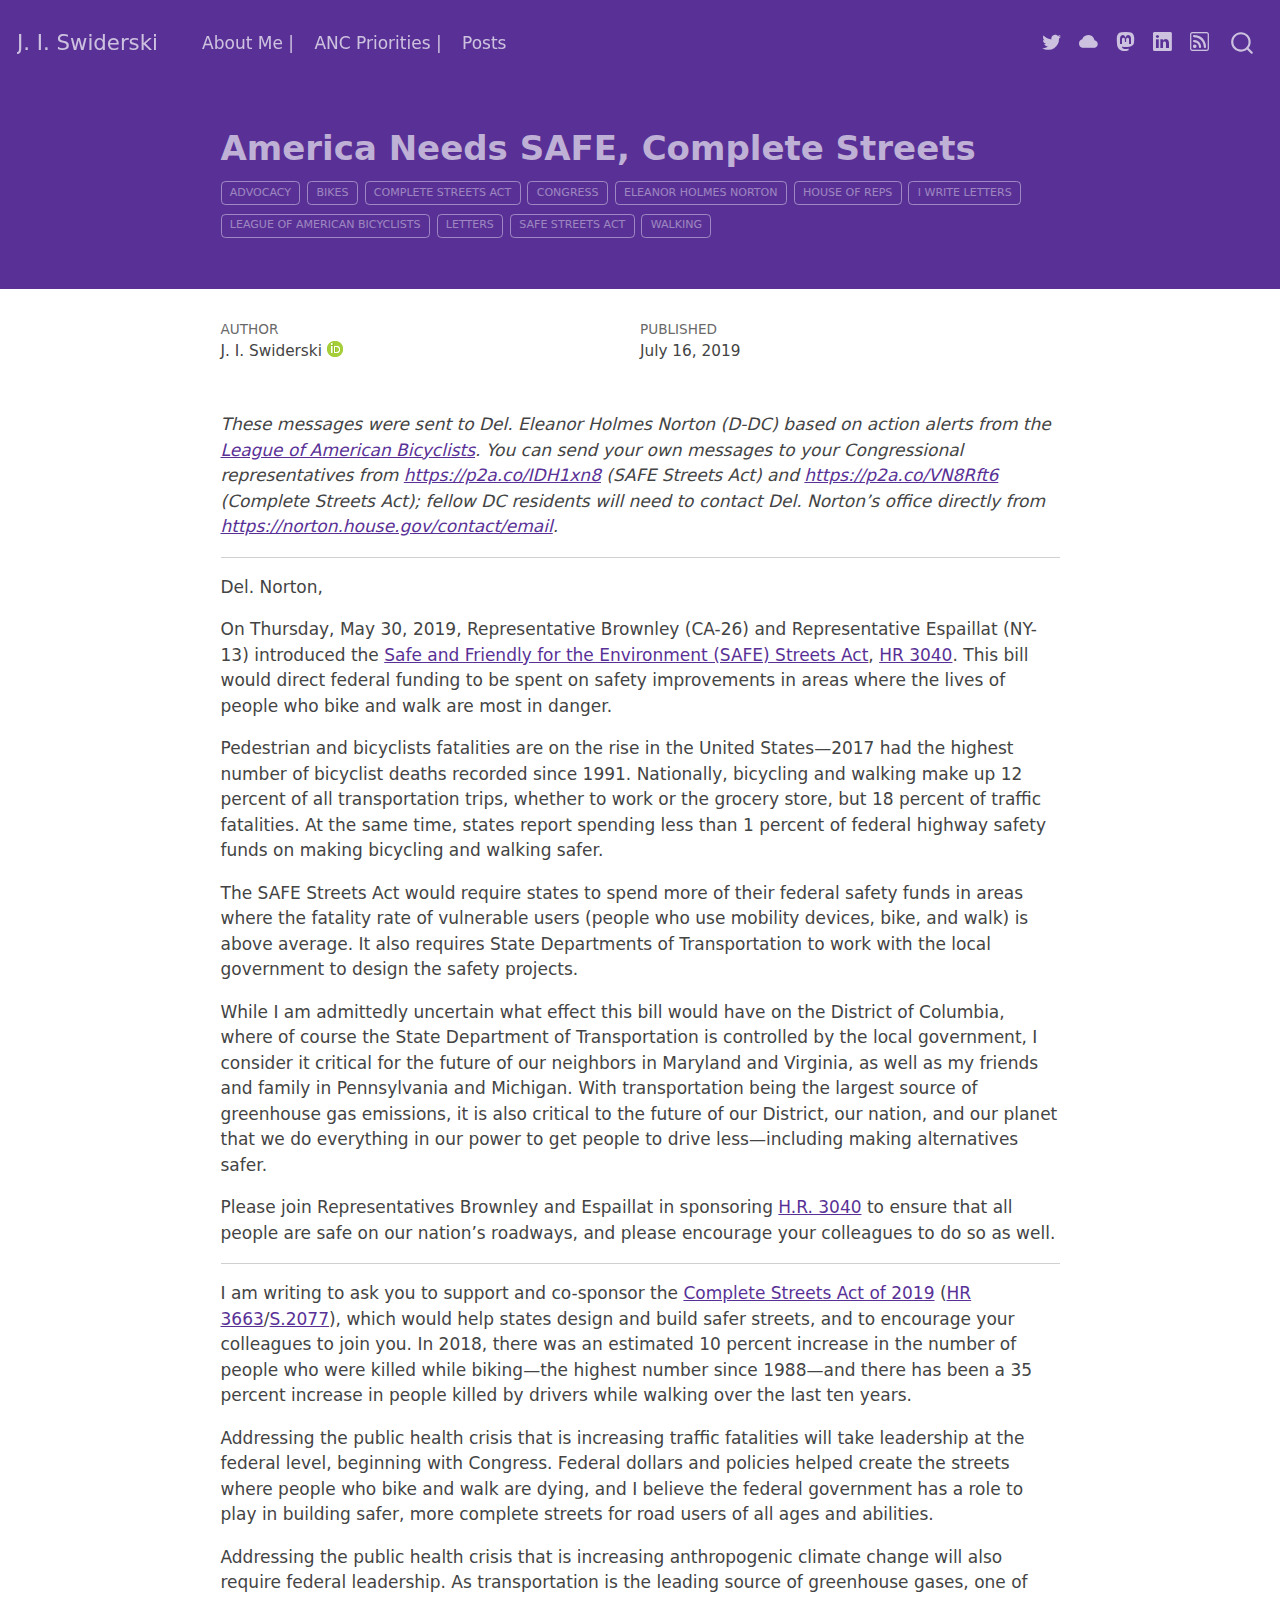
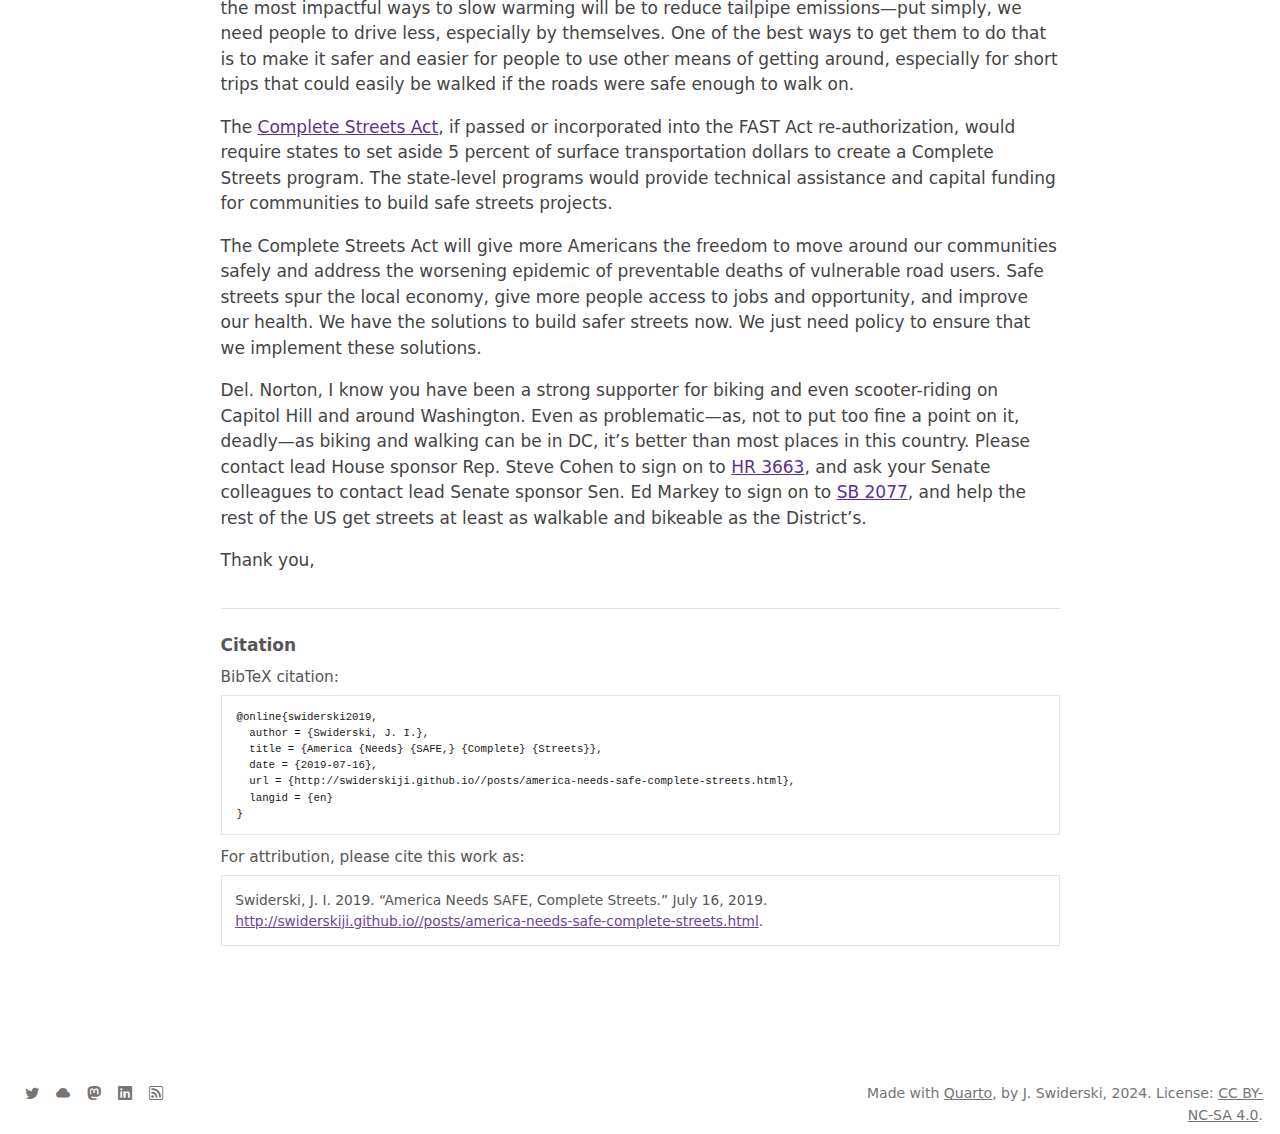
<file: posts/america-needs-safe-complete-streets.html>
<!DOCTYPE html>
<html xmlns="http://www.w3.org/1999/xhtml" lang="en" xml:lang="en"><head>

<meta charset="utf-8">
<meta name="generator" content="quarto-1.3.353">

<meta name="viewport" content="width=device-width, initial-scale=1.0, user-scalable=yes">

<meta name="dcterms.date" content="2019-07-16">

<title>erskiji - America Needs SAFE, Complete Streets</title>
<style>
code{white-space: pre-wrap;}
span.smallcaps{font-variant: small-caps;}
div.columns{display: flex; gap: min(4vw, 1.5em);}
div.column{flex: auto; overflow-x: auto;}
div.hanging-indent{margin-left: 1.5em; text-indent: -1.5em;}
ul.task-list{list-style: none;}
ul.task-list li input[type="checkbox"] {
  width: 0.8em;
  margin: 0 0.8em 0.2em -1em; /* quarto-specific, see https://github.com/quarto-dev/quarto-cli/issues/4556 */ 
  vertical-align: middle;
}
</style>


<script src="../site_libs/quarto-nav/quarto-nav.js"></script>
<script src="../site_libs/clipboard/clipboard.min.js"></script>
<script src="../site_libs/quarto-search/autocomplete.umd.js"></script>
<script src="../site_libs/quarto-search/fuse.min.js"></script>
<script src="../site_libs/quarto-search/quarto-search.js"></script>
<meta name="quarto:offset" content="../">
<script src="../site_libs/quarto-html/quarto.js"></script>
<script src="../site_libs/quarto-html/popper.min.js"></script>
<script src="../site_libs/quarto-html/tippy.umd.min.js"></script>
<script src="../site_libs/quarto-html/anchor.min.js"></script>
<link href="../site_libs/quarto-html/tippy.css" rel="stylesheet">
<link href="../site_libs/quarto-html/quarto-syntax-highlighting.css" rel="stylesheet" id="quarto-text-highlighting-styles">
<script src="../site_libs/bootstrap/bootstrap.min.js"></script>
<link href="../site_libs/bootstrap/bootstrap-icons.css" rel="stylesheet">
<link href="../site_libs/bootstrap/bootstrap.min.css" rel="stylesheet" id="quarto-bootstrap" data-mode="light">
<script id="quarto-search-options" type="application/json">{
  "location": "navbar",
  "copy-button": false,
  "collapse-after": 3,
  "panel-placement": "end",
  "type": "overlay",
  "limit": 20,
  "language": {
    "search-no-results-text": "No results",
    "search-matching-documents-text": "matching documents",
    "search-copy-link-title": "Copy link to search",
    "search-hide-matches-text": "Hide additional matches",
    "search-more-match-text": "more match in this document",
    "search-more-matches-text": "more matches in this document",
    "search-clear-button-title": "Clear",
    "search-detached-cancel-button-title": "Cancel",
    "search-submit-button-title": "Submit"
  }
}</script>


<link rel="stylesheet" href="../styles.css">
<meta property="og:title" content="erskiji - America Needs SAFE, Complete Streets">
<meta property="og:description" content="">
<meta property="og:image" content="http://swiderskiji.github.io/posts/[data-uri]">
<meta property="og:site-name" content="erskiji">
</head>

<body class="nav-fixed fullcontent">

<div id="quarto-search-results"></div>
  <header id="quarto-header" class="headroom fixed-top">
    <nav class="navbar navbar-expand-lg navbar-dark ">
      <div class="navbar-container container-fluid">
      <div class="navbar-brand-container">
    <a class="navbar-brand" href="../index.html">
    <span class="navbar-title">J. I. Swiderski</span>
    </a>
  </div>
            <div id="quarto-search" class="" title="Search"></div>
          <button class="navbar-toggler" type="button" data-bs-toggle="collapse" data-bs-target="#navbarCollapse" aria-controls="navbarCollapse" aria-expanded="false" aria-label="Toggle navigation" onclick="if (window.quartoToggleHeadroom) { window.quartoToggleHeadroom(); }">
  <span class="navbar-toggler-icon"></span>
</button>
          <div class="collapse navbar-collapse" id="navbarCollapse">
            <ul class="navbar-nav navbar-nav-scroll me-auto">
  <li class="nav-item">
    <a class="nav-link" href="../about.html" rel="" target="">
 <span class="menu-text">About Me |</span></a>
  </li>  
  <li class="nav-item">
    <a class="nav-link" href="../priorities.html" rel="" target="">
 <span class="menu-text">ANC Priorities |</span></a>
  </li>  
  <li class="nav-item">
    <a class="nav-link" href="../posts.html" rel="" target="">
 <span class="menu-text">Posts</span></a>
  </li>  
</ul>
            <ul class="navbar-nav navbar-nav-scroll ms-auto">
  <li class="nav-item compact">
    <a class="nav-link" href="https://twitter.com/swiderskiji" rel="" target=""><i class="bi bi-twitter" role="img" aria-label="twitter">
</i> 
 <span class="menu-text"></span></a>
  </li>  
  <li class="nav-item compact">
    <a class="nav-link" href="https://bsky.app/profile/swiderski.bsky.social" rel="" target=""><i class="bi bi-cloud-fill" role="img" aria-label="BlueSky">
</i> 
 <span class="menu-text"></span></a>
  </li>  
  <li class="nav-item compact">
    <a class="nav-link" href="https://transportation.social/@swiderski" rel="" target=""><i class="bi bi-mastodon" role="img" aria-label="mastodon">
</i> 
 <span class="menu-text"></span></a>
  </li>  
  <li class="nav-item compact">
    <a class="nav-link" href="https://www.linkedin.com/in/erskiji" rel="" target=""><i class="bi bi-linkedin" role="img" aria-label="linkedin">
</i> 
 <span class="menu-text"></span></a>
  </li>  
  <li class="nav-item compact">
    <a class="nav-link" href="../blog.xml" rel="" target=""><i class="bi bi-rss" role="img">
</i> 
 <span class="menu-text"></span></a>
  </li>  
</ul>
            <div class="quarto-navbar-tools">
</div>
          </div> <!-- /navcollapse -->
      </div> <!-- /container-fluid -->
    </nav>
</header>
<!-- content -->
<header id="title-block-header" class="quarto-title-block default page-columns page-full">
  <div class="quarto-title-banner page-columns page-full">
    <div class="quarto-title column-body">
      <h1 class="title">America Needs SAFE, Complete Streets</h1>
                                <div class="quarto-categories">
                <div class="quarto-category">Advocacy</div>
                <div class="quarto-category">bikes</div>
                <div class="quarto-category">Complete Streets Act</div>
                <div class="quarto-category">Congress</div>
                <div class="quarto-category">Eleanor Holmes Norton</div>
                <div class="quarto-category">House of Reps</div>
                <div class="quarto-category">I write letters</div>
                <div class="quarto-category">League of American Bicyclists</div>
                <div class="quarto-category">Letters</div>
                <div class="quarto-category">SAFE Streets Act</div>
                <div class="quarto-category">walking</div>
              </div>
                  </div>
  </div>
    
  
  <div class="quarto-title-meta">

      <div>
      <div class="quarto-title-meta-heading">Author</div>
      <div class="quarto-title-meta-contents">
               <p><a href="http://swiderskiji.nfshost.com/">J. I. Swiderski</a> <a href="https://orcid.org/0000-0002-7523-2709" class="quarto-title-author-orcid"> <img src="[data-uri]"></a></p>
            </div>
    </div>
      
      <div>
      <div class="quarto-title-meta-heading">Published</div>
      <div class="quarto-title-meta-contents">
        <p class="date">July 16, 2019</p>
      </div>
    </div>
    
      
    </div>
    
  
  </header><div id="quarto-content" class="quarto-container page-columns page-rows-contents page-layout-article page-navbar">
<!-- sidebar -->
<!-- margin-sidebar -->
    
<!-- main -->
<main class="content quarto-banner-title-block" id="quarto-document-content">




<p><em>These messages were sent to Del. Eleanor Holmes Norton (D-DC) based on action alerts from the <a href="https://bikeleague.org/TakeAction">League of American Bicyclists</a>. You can send your own messages to your Congressional representatives from <a href="https://p2a.co/IDH1xn8">https://p2a.co/IDH1xn8</a> (SAFE Streets Act) and <a href="https://p2a.co/VN8Rft6">https://p2a.co/VN8Rft6</a> (Complete Streets Act); fellow DC residents will need to contact Del. Norton’s office directly from <a href="https://norton.house.gov/contact/email">https://norton.house.gov/contact/email</a>.</em></p>
<hr>
<p>Del. Norton,</p>
<p>On Thursday, May 30, 2019, Representative Brownley (CA-26) and Representative Espaillat (NY-13) introduced the <a href="https://juliabrownley.house.gov/brownley-and-espaillat-introduce-bill-to-make-streets-safer-and-encourage-environmentally-friendly-transportation/">Safe and Friendly for the Environment (SAFE) Streets Act</a>, <a href="https://www.congress.gov/bill/116th-congress/house-bill/3040">HR 3040</a>. This bill would direct federal funding to be spent on safety improvements in areas where the lives of people who bike and walk are most in danger.</p>
<p>Pedestrian and bicyclists fatalities are on the rise in the United States—2017 had the highest number of bicyclist deaths recorded since 1991. Nationally, bicycling and walking make up 12 percent of all transportation trips, whether to work or the grocery store, but 18 percent of traffic fatalities. At the same time, states report spending less than 1 percent of federal highway safety funds on making bicycling and walking safer.</p>
<p>The SAFE Streets Act would require states to spend more of their federal safety funds in areas where the fatality rate of vulnerable users (people who use mobility devices, bike, and walk) is above average. It also requires State Departments of Transportation to work with the local government to design the safety projects.</p>
<p>While I am admittedly uncertain what effect this bill would have on the District of Columbia, where of course the State Department of Transportation is controlled by the local government, I consider it critical for the future of our neighbors in Maryland and Virginia, as well as my friends and family in Pennsylvania and Michigan. With transportation being the largest source of greenhouse gas emissions, it is also critical to the future of our District, our nation, and our planet that we do everything in our power to get people to drive less—including making alternatives safer.</p>
<p>Please join Representatives Brownley and Espaillat in sponsoring <a href="https://www.congress.gov/bill/116th-congress/house-bill/3040">H.R. 3040</a> to ensure that all people are safe on our nation’s roadways, and please encourage your colleagues to do so as well.</p>
<hr>
<p>I am writing to ask you to support and co-sponsor the <a href="https://www.curbed.com/2019/7/11/20689992/complete-streets-act-pedestrian-deaths-ed-markey">Complete Streets Act of 2019</a> (<a href="https://www.congress.gov/bill/116th-congress/house-bill/3663">HR 3663</a>/<a href="https://www.congress.gov/bill/116th-congress/senate-bill/2077">S.2077</a>), which would help states design and build safer streets, and to encourage your colleagues to join you. In 2018, there was an estimated 10 percent increase in the number of people who were killed while biking—the highest number since 1988—and there has been a 35 percent increase in people killed by drivers while walking over the last ten years.</p>
<p>Addressing the public health crisis that is increasing traffic fatalities will take leadership at the federal level, beginning with Congress. Federal dollars and policies helped create the streets where people who bike and walk are dying, and I believe the federal government has a role to play in building safer, more complete streets for road users of all ages and abilities.</p>
<p>Addressing the public health crisis that is increasing anthropogenic climate change will also require federal leadership. As transportation is the leading source of greenhouse gases, one of the most impactful ways to slow warming will be to reduce tailpipe emissions—put simply, we need people to drive less, especially by themselves. One of the best ways to get them to do that is to make it safer and easier for people to use other means of getting around, especially for short trips that could easily be walked if the roads were safe enough to walk on.</p>
<p>The <a href="https://www.ttnews.com/articles/sen-ed-markey-rep-steve-cohen-introduce-complete-streets-legislation">Complete Streets Act</a>, if passed or incorporated into the FAST Act re-authorization, would require states to set aside 5 percent of surface transportation dollars to create a Complete Streets program. The state-level programs would provide technical assistance and capital funding for communities to build safe streets projects.</p>
<p>The Complete Streets Act will give more Americans the freedom to move around our communities safely and address the worsening epidemic of preventable deaths of vulnerable road users. Safe streets spur the local economy, give more people access to jobs and opportunity, and improve our health. We have the solutions to build safer streets now. We just need policy to ensure that we implement these solutions.</p>
<p>Del. Norton, I know you have been a strong supporter for biking and even scooter-riding on Capitol Hill and around Washington. Even as problematic—as, not to put too fine a point on it, deadly—as biking and walking can be in DC, it’s better than most places in this country. Please contact lead House sponsor Rep.&nbsp;Steve Cohen to sign on to <a href="https://www.congress.gov/bill/116th-congress/house-bill/3663">HR 3663</a>, and ask your Senate colleagues to contact lead Senate sponsor Sen.&nbsp;Ed Markey to sign on to <a href="https://www.congress.gov/bill/116th-congress/senate-bill/2077">SB 2077</a>, and help the rest of the US get streets at least as walkable and bikeable as the District’s.</p>
<p>Thank you,</p>



<div id="quarto-appendix" class="default"><section class="quarto-appendix-contents"><h2 class="anchored quarto-appendix-heading">Citation</h2><div><div class="quarto-appendix-secondary-label">BibTeX citation:</div><pre class="sourceCode code-with-copy quarto-appendix-bibtex"><code class="sourceCode bibtex">@online{swiderski2019,
  author = {Swiderski, J. I.},
  title = {America {Needs} {SAFE,} {Complete} {Streets}},
  date = {2019-07-16},
  url = {http://swiderskiji.github.io//posts/america-needs-safe-complete-streets.html},
  langid = {en}
}
</code><button title="Copy to Clipboard" class="code-copy-button"><i class="bi"></i></button></pre><div class="quarto-appendix-secondary-label">For attribution, please cite this work as:</div><div id="ref-swiderski2019" class="csl-entry quarto-appendix-citeas" role="listitem">
Swiderski, J. I. 2019. <span>“America Needs SAFE, Complete
Streets.”</span> July 16, 2019. <a href="http://swiderskiji.github.io//posts/america-needs-safe-complete-streets.html">http://swiderskiji.github.io//posts/america-needs-safe-complete-streets.html</a>.
</div></div></section></div></main> <!-- /main -->
<script id="quarto-html-after-body" type="application/javascript">
window.document.addEventListener("DOMContentLoaded", function (event) {
  const toggleBodyColorMode = (bsSheetEl) => {
    const mode = bsSheetEl.getAttribute("data-mode");
    const bodyEl = window.document.querySelector("body");
    if (mode === "dark") {
      bodyEl.classList.add("quarto-dark");
      bodyEl.classList.remove("quarto-light");
    } else {
      bodyEl.classList.add("quarto-light");
      bodyEl.classList.remove("quarto-dark");
    }
  }
  const toggleBodyColorPrimary = () => {
    const bsSheetEl = window.document.querySelector("link#quarto-bootstrap");
    if (bsSheetEl) {
      toggleBodyColorMode(bsSheetEl);
    }
  }
  toggleBodyColorPrimary();  
  const icon = "";
  const anchorJS = new window.AnchorJS();
  anchorJS.options = {
    placement: 'right',
    icon: icon
  };
  anchorJS.add('.anchored');
  const isCodeAnnotation = (el) => {
    for (const clz of el.classList) {
      if (clz.startsWith('code-annotation-')) {                     
        return true;
      }
    }
    return false;
  }
  const clipboard = new window.ClipboardJS('.code-copy-button', {
    text: function(trigger) {
      const codeEl = trigger.previousElementSibling.cloneNode(true);
      for (const childEl of codeEl.children) {
        if (isCodeAnnotation(childEl)) {
          childEl.remove();
        }
      }
      return codeEl.innerText;
    }
  });
  clipboard.on('success', function(e) {
    // button target
    const button = e.trigger;
    // don't keep focus
    button.blur();
    // flash "checked"
    button.classList.add('code-copy-button-checked');
    var currentTitle = button.getAttribute("title");
    button.setAttribute("title", "Copied!");
    let tooltip;
    if (window.bootstrap) {
      button.setAttribute("data-bs-toggle", "tooltip");
      button.setAttribute("data-bs-placement", "left");
      button.setAttribute("data-bs-title", "Copied!");
      tooltip = new bootstrap.Tooltip(button, 
        { trigger: "manual", 
          customClass: "code-copy-button-tooltip",
          offset: [0, -8]});
      tooltip.show();    
    }
    setTimeout(function() {
      if (tooltip) {
        tooltip.hide();
        button.removeAttribute("data-bs-title");
        button.removeAttribute("data-bs-toggle");
        button.removeAttribute("data-bs-placement");
      }
      button.setAttribute("title", currentTitle);
      button.classList.remove('code-copy-button-checked');
    }, 1000);
    // clear code selection
    e.clearSelection();
  });
  function tippyHover(el, contentFn) {
    const config = {
      allowHTML: true,
      content: contentFn,
      maxWidth: 500,
      delay: 100,
      arrow: false,
      appendTo: function(el) {
          return el.parentElement;
      },
      interactive: true,
      interactiveBorder: 10,
      theme: 'quarto',
      placement: 'bottom-start'
    };
    window.tippy(el, config); 
  }
  const noterefs = window.document.querySelectorAll('a[role="doc-noteref"]');
  for (var i=0; i<noterefs.length; i++) {
    const ref = noterefs[i];
    tippyHover(ref, function() {
      // use id or data attribute instead here
      let href = ref.getAttribute('data-footnote-href') || ref.getAttribute('href');
      try { href = new URL(href).hash; } catch {}
      const id = href.replace(/^#\/?/, "");
      const note = window.document.getElementById(id);
      return note.innerHTML;
    });
  }
      let selectedAnnoteEl;
      const selectorForAnnotation = ( cell, annotation) => {
        let cellAttr = 'data-code-cell="' + cell + '"';
        let lineAttr = 'data-code-annotation="' +  annotation + '"';
        const selector = 'span[' + cellAttr + '][' + lineAttr + ']';
        return selector;
      }
      const selectCodeLines = (annoteEl) => {
        const doc = window.document;
        const targetCell = annoteEl.getAttribute("data-target-cell");
        const targetAnnotation = annoteEl.getAttribute("data-target-annotation");
        const annoteSpan = window.document.querySelector(selectorForAnnotation(targetCell, targetAnnotation));
        const lines = annoteSpan.getAttribute("data-code-lines").split(",");
        const lineIds = lines.map((line) => {
          return targetCell + "-" + line;
        })
        let top = null;
        let height = null;
        let parent = null;
        if (lineIds.length > 0) {
            //compute the position of the single el (top and bottom and make a div)
            const el = window.document.getElementById(lineIds[0]);
            top = el.offsetTop;
            height = el.offsetHeight;
            parent = el.parentElement.parentElement;
          if (lineIds.length > 1) {
            const lastEl = window.document.getElementById(lineIds[lineIds.length - 1]);
            const bottom = lastEl.offsetTop + lastEl.offsetHeight;
            height = bottom - top;
          }
          if (top !== null && height !== null && parent !== null) {
            // cook up a div (if necessary) and position it 
            let div = window.document.getElementById("code-annotation-line-highlight");
            if (div === null) {
              div = window.document.createElement("div");
              div.setAttribute("id", "code-annotation-line-highlight");
              div.style.position = 'absolute';
              parent.appendChild(div);
            }
            div.style.top = top - 2 + "px";
            div.style.height = height + 4 + "px";
            let gutterDiv = window.document.getElementById("code-annotation-line-highlight-gutter");
            if (gutterDiv === null) {
              gutterDiv = window.document.createElement("div");
              gutterDiv.setAttribute("id", "code-annotation-line-highlight-gutter");
              gutterDiv.style.position = 'absolute';
              const codeCell = window.document.getElementById(targetCell);
              const gutter = codeCell.querySelector('.code-annotation-gutter');
              gutter.appendChild(gutterDiv);
            }
            gutterDiv.style.top = top - 2 + "px";
            gutterDiv.style.height = height + 4 + "px";
          }
          selectedAnnoteEl = annoteEl;
        }
      };
      const unselectCodeLines = () => {
        const elementsIds = ["code-annotation-line-highlight", "code-annotation-line-highlight-gutter"];
        elementsIds.forEach((elId) => {
          const div = window.document.getElementById(elId);
          if (div) {
            div.remove();
          }
        });
        selectedAnnoteEl = undefined;
      };
      // Attach click handler to the DT
      const annoteDls = window.document.querySelectorAll('dt[data-target-cell]');
      for (const annoteDlNode of annoteDls) {
        annoteDlNode.addEventListener('click', (event) => {
          const clickedEl = event.target;
          if (clickedEl !== selectedAnnoteEl) {
            unselectCodeLines();
            const activeEl = window.document.querySelector('dt[data-target-cell].code-annotation-active');
            if (activeEl) {
              activeEl.classList.remove('code-annotation-active');
            }
            selectCodeLines(clickedEl);
            clickedEl.classList.add('code-annotation-active');
          } else {
            // Unselect the line
            unselectCodeLines();
            clickedEl.classList.remove('code-annotation-active');
          }
        });
      }
  const findCites = (el) => {
    const parentEl = el.parentElement;
    if (parentEl) {
      const cites = parentEl.dataset.cites;
      if (cites) {
        return {
          el,
          cites: cites.split(' ')
        };
      } else {
        return findCites(el.parentElement)
      }
    } else {
      return undefined;
    }
  };
  var bibliorefs = window.document.querySelectorAll('a[role="doc-biblioref"]');
  for (var i=0; i<bibliorefs.length; i++) {
    const ref = bibliorefs[i];
    const citeInfo = findCites(ref);
    if (citeInfo) {
      tippyHover(citeInfo.el, function() {
        var popup = window.document.createElement('div');
        citeInfo.cites.forEach(function(cite) {
          var citeDiv = window.document.createElement('div');
          citeDiv.classList.add('hanging-indent');
          citeDiv.classList.add('csl-entry');
          var biblioDiv = window.document.getElementById('ref-' + cite);
          if (biblioDiv) {
            citeDiv.innerHTML = biblioDiv.innerHTML;
          }
          popup.appendChild(citeDiv);
        });
        return popup.innerHTML;
      });
    }
  }
});
</script>
</div> <!-- /content -->
<footer class="footer">
  <div class="nav-footer">
    <div class="nav-footer-left">
      <ul class="footer-items list-unstyled">
    <li class="nav-item compact">
    <a class="nav-link" href="https://twitter.com/swiderskiji">
      <i class="bi bi-twitter" role="img" aria-label="twitter">
</i> 
    </a>
  </li>  
    <li class="nav-item compact">
    <a class="nav-link" href="https://bsky.app/profile/swiderski.bsky.social">
      <i class="bi bi-cloud-fill" role="img" aria-label="BlueSky">
</i> 
    </a>
  </li>  
    <li class="nav-item compact">
    <a class="nav-link" href="https://transportation.social/@swiderski">
      <i class="bi bi-mastodon" role="img" aria-label="mastodon">
</i> 
    </a>
  </li>  
    <li class="nav-item compact">
    <a class="nav-link" href="https://www.linkedin.com/in/erskiji">
      <i class="bi bi-linkedin" role="img" aria-label="linkedin">
</i> 
    </a>
  </li>  
    <li class="nav-item compact">
    <a class="nav-link" href="../blog.xml">
      <i class="bi bi-rss" role="img">
</i> 
    </a>
  </li>  
</ul>
    </div>   
    <div class="nav-footer-center">
      &nbsp;
    </div>
    <div class="nav-footer-right">Made with <a href="https://quarto.org/">Quarto</a>, by J.&nbsp;Swiderski, 2024. License:&nbsp;<a href="https://creativecommons.org/licenses/by-nc-sa/4.0/">CC&nbsp;BY-NC-SA 4.0</a>.</div>
  </div>
</footer>



</body></html>
</file>
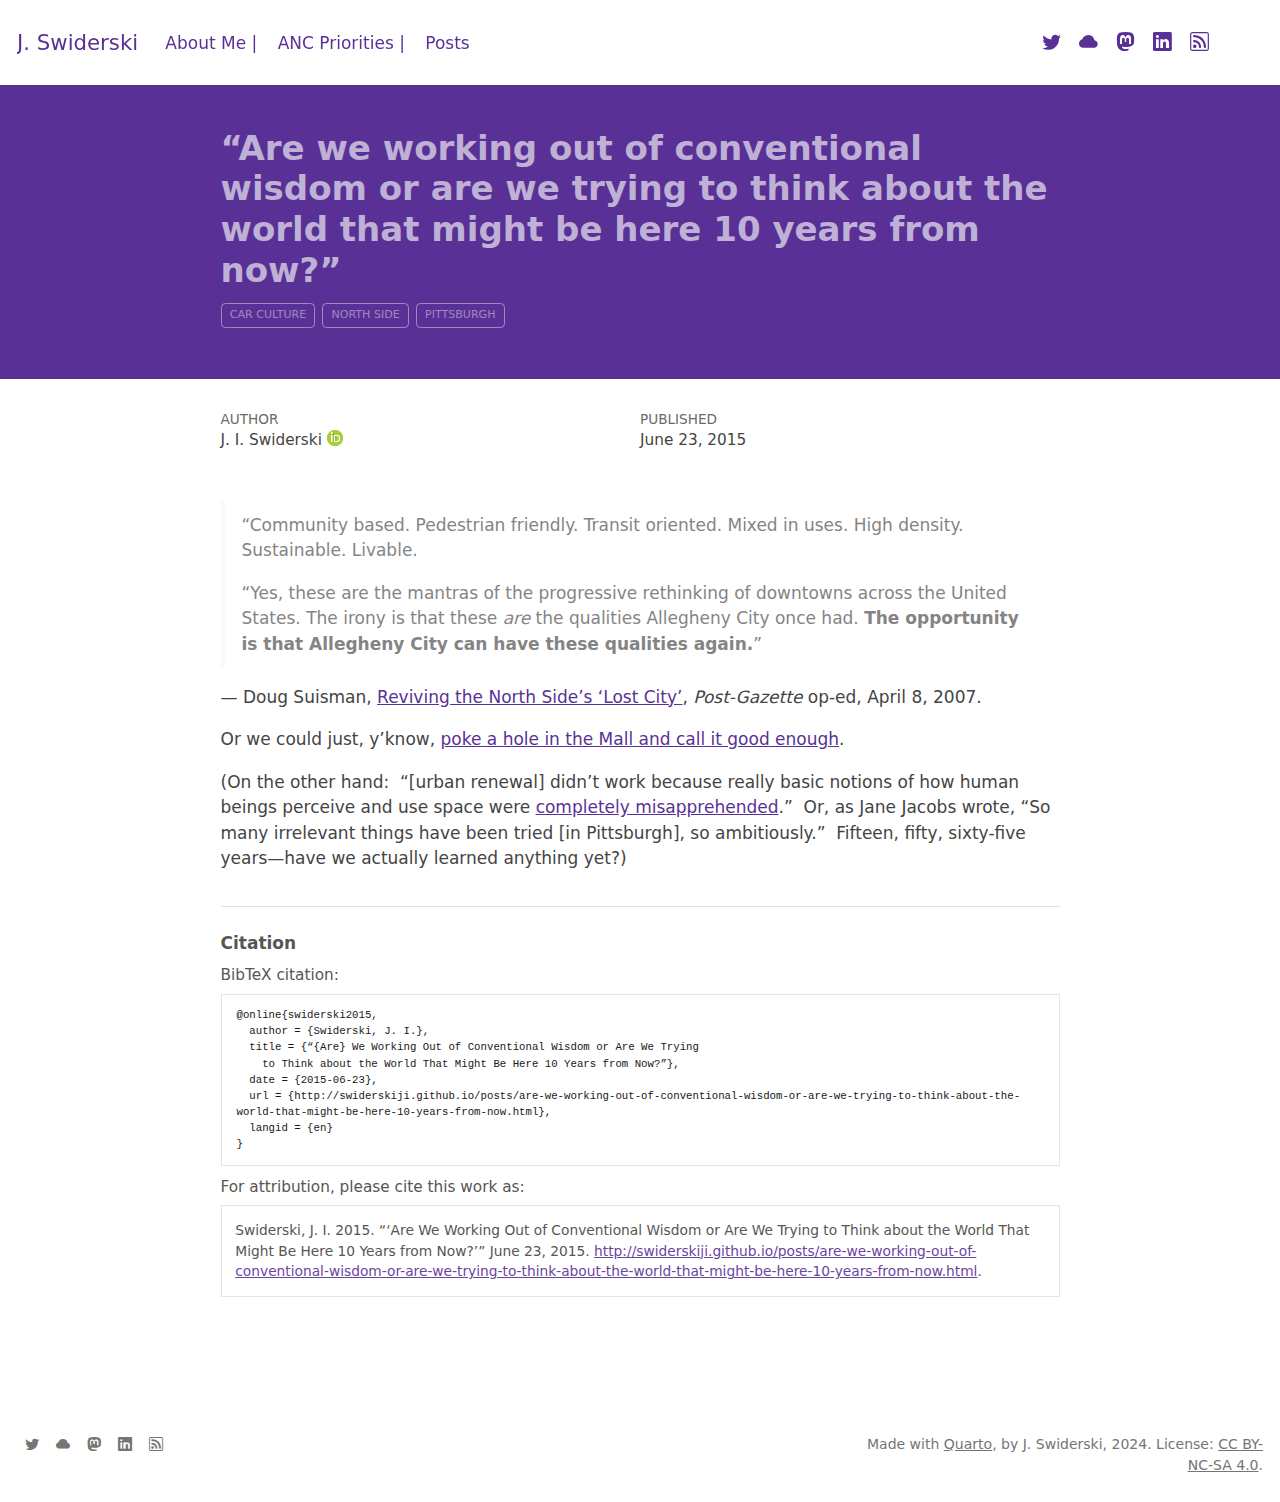
<file: posts/are-we-working-out-of-conventional-wisdom-or-are-we-trying-to-think-about-the-world-that-might-be-here-10-years-from-now.html>
<!DOCTYPE html>
<html xmlns="http://www.w3.org/1999/xhtml" lang="en" xml:lang="en"><head>

<meta charset="utf-8">
<meta name="generator" content="quarto-1.5.55">

<meta name="viewport" content="width=device-width, initial-scale=1.0, user-scalable=yes">

<meta name="author" content="J. I. Swiderski">
<meta name="dcterms.date" content="2015-06-23">

<title>“Are we working out of conventional wisdom or are we trying to think about the world that might be here 10 years from now?” – J. Swiderski</title>
<style>
code{white-space: pre-wrap;}
span.smallcaps{font-variant: small-caps;}
div.columns{display: flex; gap: min(4vw, 1.5em);}
div.column{flex: auto; overflow-x: auto;}
div.hanging-indent{margin-left: 1.5em; text-indent: -1.5em;}
ul.task-list{list-style: none;}
ul.task-list li input[type="checkbox"] {
  width: 0.8em;
  margin: 0 0.8em 0.2em -1em; /* quarto-specific, see https://github.com/quarto-dev/quarto-cli/issues/4556 */ 
  vertical-align: middle;
}
</style>


<script src="../site_libs/quarto-nav/quarto-nav.js"></script>
<script src="../site_libs/clipboard/clipboard.min.js"></script>
<script src="../site_libs/quarto-search/autocomplete.umd.js"></script>
<script src="../site_libs/quarto-search/fuse.min.js"></script>
<script src="../site_libs/quarto-search/quarto-search.js"></script>
<meta name="quarto:offset" content="../">
<script src="../site_libs/quarto-html/quarto.js"></script>
<script src="../site_libs/quarto-html/popper.min.js"></script>
<script src="../site_libs/quarto-html/tippy.umd.min.js"></script>
<script src="../site_libs/quarto-html/anchor.min.js"></script>
<link href="../site_libs/quarto-html/tippy.css" rel="stylesheet">
<link href="../site_libs/quarto-html/quarto-syntax-highlighting.css" rel="stylesheet" id="quarto-text-highlighting-styles">
<script src="../site_libs/bootstrap/bootstrap.min.js"></script>
<link href="../site_libs/bootstrap/bootstrap-icons.css" rel="stylesheet">
<link href="../site_libs/bootstrap/bootstrap.min.css" rel="stylesheet" id="quarto-bootstrap" data-mode="light">
<script id="quarto-search-options" type="application/json">{
  "location": "navbar",
  "copy-button": false,
  "collapse-after": 3,
  "panel-placement": "end",
  "type": "overlay",
  "limit": 50,
  "keyboard-shortcut": [
    "f",
    "/",
    "s"
  ],
  "show-item-context": false,
  "language": {
    "search-no-results-text": "No results",
    "search-matching-documents-text": "matching documents",
    "search-copy-link-title": "Copy link to search",
    "search-hide-matches-text": "Hide additional matches",
    "search-more-match-text": "more match in this document",
    "search-more-matches-text": "more matches in this document",
    "search-clear-button-title": "Clear",
    "search-text-placeholder": "",
    "search-detached-cancel-button-title": "Cancel",
    "search-submit-button-title": "Submit",
    "search-label": "Search"
  }
}</script>


<link rel="stylesheet" href="../styles.css">
<meta property="og:title" content="“Are we working out of conventional wisdom or are we trying to think about the world that might be here 10 years from now?” – J. Swiderski">
<meta property="og:description" content="">
<meta property="og:image" content="http://swiderskiji.github.io/posts/[data-uri]">
<meta property="og:site_name" content="J. Swiderski">
</head>

<body class="nav-fixed fullcontent">

<div id="quarto-search-results"></div>
  <header id="quarto-header" class="headroom fixed-top quarto-banner">
    <nav class="navbar navbar-expand-lg " data-bs-theme="dark">
      <div class="navbar-container container-fluid">
      <div class="navbar-brand-container mx-auto">
    <a class="navbar-brand" href="../index.html">
    <span class="navbar-title">J. Swiderski</span>
    </a>
  </div>
            <div id="quarto-search" class="" title="Search"></div>
          <button class="navbar-toggler" type="button" data-bs-toggle="collapse" data-bs-target="#navbarCollapse" aria-controls="navbarCollapse" role="menu" aria-expanded="false" aria-label="Toggle navigation" onclick="if (window.quartoToggleHeadroom) { window.quartoToggleHeadroom(); }">
  <span class="navbar-toggler-icon"></span>
</button>
          <div class="collapse navbar-collapse" id="navbarCollapse">
            <ul class="navbar-nav navbar-nav-scroll me-auto">
  <li class="nav-item">
    <a class="nav-link" href="../about.html"> 
<span class="menu-text">About Me |</span></a>
  </li>  
  <li class="nav-item">
    <a class="nav-link" href="../priorities.html"> 
<span class="menu-text">ANC Priorities |</span></a>
  </li>  
  <li class="nav-item">
    <a class="nav-link" href="../posts.html"> 
<span class="menu-text">Posts</span></a>
  </li>  
</ul>
            <ul class="navbar-nav navbar-nav-scroll ms-auto">
  <li class="nav-item compact">
    <a class="nav-link" href="https://twitter.com/swiderskiji"> <i class="bi bi-twitter" role="img" aria-label="twitter">
</i> 
<span class="menu-text"></span></a>
  </li>  
  <li class="nav-item compact">
    <a class="nav-link" href="https://bsky.app/profile/swiderski.bsky.social"> <i class="bi bi-cloud-fill" role="img" aria-label="BlueSky">
</i> 
<span class="menu-text"></span></a>
  </li>  
  <li class="nav-item compact">
    <a class="nav-link" href="https://transportation.social/@swiderski"> <i class="bi bi-mastodon" role="img" aria-label="mastodon">
</i> 
<span class="menu-text"></span></a>
  </li>  
  <li class="nav-item compact">
    <a class="nav-link" href="https://www.linkedin.com/in/erskiji"> <i class="bi bi-linkedin" role="img" aria-label="linkedin">
</i> 
<span class="menu-text"></span></a>
  </li>  
  <li class="nav-item compact">
    <a class="nav-link" href="../blog.xml"> <i class="bi bi-rss" role="img">
</i> 
<span class="menu-text"></span></a>
  </li>  
</ul>
          </div> <!-- /navcollapse -->
            <div class="quarto-navbar-tools">
</div>
      </div> <!-- /container-fluid -->
    </nav>
</header>
<!-- content -->
<header id="title-block-header" class="quarto-title-block default page-columns page-full">
  <div class="quarto-title-banner page-columns page-full">
    <div class="quarto-title column-body">
      <h1 class="title">“Are we working out of conventional wisdom or are we trying to think about the world that might be here 10 years from now?”</h1>
                                <div class="quarto-categories">
                <div class="quarto-category">car culture</div>
                <div class="quarto-category">North Side</div>
                <div class="quarto-category">Pittsburgh</div>
              </div>
                  </div>
  </div>
    
  
  <div class="quarto-title-meta">

      <div>
      <div class="quarto-title-meta-heading">Author</div>
      <div class="quarto-title-meta-contents">
               <p><a href="http://swiderskiji.nfshost.com/">J. I. Swiderski</a> <a href="https://orcid.org/0000-0002-7523-2709" class="quarto-title-author-orcid"> <img src="[data-uri]"></a></p>
            </div>
    </div>
      
      <div>
      <div class="quarto-title-meta-heading">Published</div>
      <div class="quarto-title-meta-contents">
        <p class="date">June 23, 2015</p>
      </div>
    </div>
    
      
    </div>
    
  
  </header><div id="quarto-content" class="quarto-container page-columns page-rows-contents page-layout-article page-navbar">
<!-- sidebar -->
<!-- margin-sidebar -->
    
<!-- main -->
<main class="content quarto-banner-title-block" id="quarto-document-content">





<blockquote class="blockquote">
<p>“Community based. Pedestrian friendly. Transit oriented. Mixed in uses. High density. Sustainable. Livable.</p>
<p>“Yes, these are the mantras of the progressive rethinking of downtowns across the United States. The irony is that these <em>are</em> the qualities Allegheny City once had. <strong>The opportunity is that Allegheny City can have these qualities again.</strong>”</p>
</blockquote>
<p>— Doug Suisman, <a href="http://www.post-gazette.com/opinion/Op-Ed/2007/04/08/The-Next-Page-Reviving-the-North-Side-s-Lost-City/stories/200704080370">Reviving the North Side’s ‘Lost City’</a>, <em>Post-Gazette</em> op-ed, April 8, 2007.</p>
<p>Or we could just, y’know, <a href="http://www.post-gazette.com/local/city/2015/05/21/Developer-to-turn-Allegheny-Center-into-a-technology-hub/stories/201505210194">poke a hole in the Mall and call it good enough</a>.</p>
<p>(On the other hand: &nbsp;“[urban renewal]&nbsp;didn’t work because really basic notions of how human beings perceive and use space were <a href="http://old.post-gazette.com/businessnews/20000521eastliberty1.asp">completely misapprehended</a>.” &nbsp;Or, as Jane Jacobs wrote, “So many irrelevant things have been tried [in Pittsburgh], so ambitiously.” &nbsp;Fifteen, fifty, sixty-five years—have we actually learned anything yet?)</p>



<div id="quarto-appendix" class="default"><section class="quarto-appendix-contents" id="quarto-citation"><h2 class="anchored quarto-appendix-heading">Citation</h2><div><div class="quarto-appendix-secondary-label">BibTeX citation:</div><pre class="sourceCode code-with-copy quarto-appendix-bibtex"><code class="sourceCode bibtex">@online{swiderski2015,
  author = {Swiderski, J. I.},
  title = {“{Are} We Working Out of Conventional Wisdom or Are We Trying
    to Think about the World That Might Be Here 10 Years from Now?”},
  date = {2015-06-23},
  url = {http://swiderskiji.github.io/posts/are-we-working-out-of-conventional-wisdom-or-are-we-trying-to-think-about-the-world-that-might-be-here-10-years-from-now.html},
  langid = {en}
}
</code><button title="Copy to Clipboard" class="code-copy-button"><i class="bi"></i></button></pre><div class="quarto-appendix-secondary-label">For attribution, please cite this work as:</div><div id="ref-swiderski2015" class="csl-entry quarto-appendix-citeas" role="listitem">
Swiderski, J. I. 2015. <span>“<span>‘Are We Working Out of Conventional
Wisdom or Are We Trying to Think about the World That Might Be Here 10
Years from Now?’</span>”</span> June 23, 2015. <a href="http://swiderskiji.github.io/posts/are-we-working-out-of-conventional-wisdom-or-are-we-trying-to-think-about-the-world-that-might-be-here-10-years-from-now.html">http://swiderskiji.github.io/posts/are-we-working-out-of-conventional-wisdom-or-are-we-trying-to-think-about-the-world-that-might-be-here-10-years-from-now.html</a>.
</div></div></section></div></main> <!-- /main -->
<script id="quarto-html-after-body" type="application/javascript">
window.document.addEventListener("DOMContentLoaded", function (event) {
  const toggleBodyColorMode = (bsSheetEl) => {
    const mode = bsSheetEl.getAttribute("data-mode");
    const bodyEl = window.document.querySelector("body");
    if (mode === "dark") {
      bodyEl.classList.add("quarto-dark");
      bodyEl.classList.remove("quarto-light");
    } else {
      bodyEl.classList.add("quarto-light");
      bodyEl.classList.remove("quarto-dark");
    }
  }
  const toggleBodyColorPrimary = () => {
    const bsSheetEl = window.document.querySelector("link#quarto-bootstrap");
    if (bsSheetEl) {
      toggleBodyColorMode(bsSheetEl);
    }
  }
  toggleBodyColorPrimary();  
  const icon = "";
  const anchorJS = new window.AnchorJS();
  anchorJS.options = {
    placement: 'right',
    icon: icon
  };
  anchorJS.add('.anchored');
  const isCodeAnnotation = (el) => {
    for (const clz of el.classList) {
      if (clz.startsWith('code-annotation-')) {                     
        return true;
      }
    }
    return false;
  }
  const onCopySuccess = function(e) {
    // button target
    const button = e.trigger;
    // don't keep focus
    button.blur();
    // flash "checked"
    button.classList.add('code-copy-button-checked');
    var currentTitle = button.getAttribute("title");
    button.setAttribute("title", "Copied!");
    let tooltip;
    if (window.bootstrap) {
      button.setAttribute("data-bs-toggle", "tooltip");
      button.setAttribute("data-bs-placement", "left");
      button.setAttribute("data-bs-title", "Copied!");
      tooltip = new bootstrap.Tooltip(button, 
        { trigger: "manual", 
          customClass: "code-copy-button-tooltip",
          offset: [0, -8]});
      tooltip.show();    
    }
    setTimeout(function() {
      if (tooltip) {
        tooltip.hide();
        button.removeAttribute("data-bs-title");
        button.removeAttribute("data-bs-toggle");
        button.removeAttribute("data-bs-placement");
      }
      button.setAttribute("title", currentTitle);
      button.classList.remove('code-copy-button-checked');
    }, 1000);
    // clear code selection
    e.clearSelection();
  }
  const getTextToCopy = function(trigger) {
      const codeEl = trigger.previousElementSibling.cloneNode(true);
      for (const childEl of codeEl.children) {
        if (isCodeAnnotation(childEl)) {
          childEl.remove();
        }
      }
      return codeEl.innerText;
  }
  const clipboard = new window.ClipboardJS('.code-copy-button:not([data-in-quarto-modal])', {
    text: getTextToCopy
  });
  clipboard.on('success', onCopySuccess);
  if (window.document.getElementById('quarto-embedded-source-code-modal')) {
    // For code content inside modals, clipBoardJS needs to be initialized with a container option
    // TODO: Check when it could be a function (https://github.com/zenorocha/clipboard.js/issues/860)
    const clipboardModal = new window.ClipboardJS('.code-copy-button[data-in-quarto-modal]', {
      text: getTextToCopy,
      container: window.document.getElementById('quarto-embedded-source-code-modal')
    });
    clipboardModal.on('success', onCopySuccess);
  }
    var localhostRegex = new RegExp(/^(?:http|https):\/\/localhost\:?[0-9]*\//);
    var mailtoRegex = new RegExp(/^mailto:/);
      var filterRegex = new RegExp("http:\/\/swiderskiji\.github\.io\/");
    var isInternal = (href) => {
        return filterRegex.test(href) || localhostRegex.test(href) || mailtoRegex.test(href);
    }
    // Inspect non-navigation links and adorn them if external
 	var links = window.document.querySelectorAll('a[href]:not(.nav-link):not(.navbar-brand):not(.toc-action):not(.sidebar-link):not(.sidebar-item-toggle):not(.pagination-link):not(.no-external):not([aria-hidden]):not(.dropdown-item):not(.quarto-navigation-tool):not(.about-link)');
    for (var i=0; i<links.length; i++) {
      const link = links[i];
      if (!isInternal(link.href)) {
        // undo the damage that might have been done by quarto-nav.js in the case of
        // links that we want to consider external
        if (link.dataset.originalHref !== undefined) {
          link.href = link.dataset.originalHref;
        }
      }
    }
  function tippyHover(el, contentFn, onTriggerFn, onUntriggerFn) {
    const config = {
      allowHTML: true,
      maxWidth: 500,
      delay: 100,
      arrow: false,
      appendTo: function(el) {
          return el.parentElement;
      },
      interactive: true,
      interactiveBorder: 10,
      theme: 'quarto',
      placement: 'bottom-start',
    };
    if (contentFn) {
      config.content = contentFn;
    }
    if (onTriggerFn) {
      config.onTrigger = onTriggerFn;
    }
    if (onUntriggerFn) {
      config.onUntrigger = onUntriggerFn;
    }
    window.tippy(el, config); 
  }
  const noterefs = window.document.querySelectorAll('a[role="doc-noteref"]');
  for (var i=0; i<noterefs.length; i++) {
    const ref = noterefs[i];
    tippyHover(ref, function() {
      // use id or data attribute instead here
      let href = ref.getAttribute('data-footnote-href') || ref.getAttribute('href');
      try { href = new URL(href).hash; } catch {}
      const id = href.replace(/^#\/?/, "");
      const note = window.document.getElementById(id);
      if (note) {
        return note.innerHTML;
      } else {
        return "";
      }
    });
  }
  const xrefs = window.document.querySelectorAll('a.quarto-xref');
  const processXRef = (id, note) => {
    // Strip column container classes
    const stripColumnClz = (el) => {
      el.classList.remove("page-full", "page-columns");
      if (el.children) {
        for (const child of el.children) {
          stripColumnClz(child);
        }
      }
    }
    stripColumnClz(note)
    if (id === null || id.startsWith('sec-')) {
      // Special case sections, only their first couple elements
      const container = document.createElement("div");
      if (note.children && note.children.length > 2) {
        container.appendChild(note.children[0].cloneNode(true));
        for (let i = 1; i < note.children.length; i++) {
          const child = note.children[i];
          if (child.tagName === "P" && child.innerText === "") {
            continue;
          } else {
            container.appendChild(child.cloneNode(true));
            break;
          }
        }
        if (window.Quarto?.typesetMath) {
          window.Quarto.typesetMath(container);
        }
        return container.innerHTML
      } else {
        if (window.Quarto?.typesetMath) {
          window.Quarto.typesetMath(note);
        }
        return note.innerHTML;
      }
    } else {
      // Remove any anchor links if they are present
      const anchorLink = note.querySelector('a.anchorjs-link');
      if (anchorLink) {
        anchorLink.remove();
      }
      if (window.Quarto?.typesetMath) {
        window.Quarto.typesetMath(note);
      }
      // TODO in 1.5, we should make sure this works without a callout special case
      if (note.classList.contains("callout")) {
        return note.outerHTML;
      } else {
        return note.innerHTML;
      }
    }
  }
  for (var i=0; i<xrefs.length; i++) {
    const xref = xrefs[i];
    tippyHover(xref, undefined, function(instance) {
      instance.disable();
      let url = xref.getAttribute('href');
      let hash = undefined; 
      if (url.startsWith('#')) {
        hash = url;
      } else {
        try { hash = new URL(url).hash; } catch {}
      }
      if (hash) {
        const id = hash.replace(/^#\/?/, "");
        const note = window.document.getElementById(id);
        if (note !== null) {
          try {
            const html = processXRef(id, note.cloneNode(true));
            instance.setContent(html);
          } finally {
            instance.enable();
            instance.show();
          }
        } else {
          // See if we can fetch this
          fetch(url.split('#')[0])
          .then(res => res.text())
          .then(html => {
            const parser = new DOMParser();
            const htmlDoc = parser.parseFromString(html, "text/html");
            const note = htmlDoc.getElementById(id);
            if (note !== null) {
              const html = processXRef(id, note);
              instance.setContent(html);
            } 
          }).finally(() => {
            instance.enable();
            instance.show();
          });
        }
      } else {
        // See if we can fetch a full url (with no hash to target)
        // This is a special case and we should probably do some content thinning / targeting
        fetch(url)
        .then(res => res.text())
        .then(html => {
          const parser = new DOMParser();
          const htmlDoc = parser.parseFromString(html, "text/html");
          const note = htmlDoc.querySelector('main.content');
          if (note !== null) {
            // This should only happen for chapter cross references
            // (since there is no id in the URL)
            // remove the first header
            if (note.children.length > 0 && note.children[0].tagName === "HEADER") {
              note.children[0].remove();
            }
            const html = processXRef(null, note);
            instance.setContent(html);
          } 
        }).finally(() => {
          instance.enable();
          instance.show();
        });
      }
    }, function(instance) {
    });
  }
      let selectedAnnoteEl;
      const selectorForAnnotation = ( cell, annotation) => {
        let cellAttr = 'data-code-cell="' + cell + '"';
        let lineAttr = 'data-code-annotation="' +  annotation + '"';
        const selector = 'span[' + cellAttr + '][' + lineAttr + ']';
        return selector;
      }
      const selectCodeLines = (annoteEl) => {
        const doc = window.document;
        const targetCell = annoteEl.getAttribute("data-target-cell");
        const targetAnnotation = annoteEl.getAttribute("data-target-annotation");
        const annoteSpan = window.document.querySelector(selectorForAnnotation(targetCell, targetAnnotation));
        const lines = annoteSpan.getAttribute("data-code-lines").split(",");
        const lineIds = lines.map((line) => {
          return targetCell + "-" + line;
        })
        let top = null;
        let height = null;
        let parent = null;
        if (lineIds.length > 0) {
            //compute the position of the single el (top and bottom and make a div)
            const el = window.document.getElementById(lineIds[0]);
            top = el.offsetTop;
            height = el.offsetHeight;
            parent = el.parentElement.parentElement;
          if (lineIds.length > 1) {
            const lastEl = window.document.getElementById(lineIds[lineIds.length - 1]);
            const bottom = lastEl.offsetTop + lastEl.offsetHeight;
            height = bottom - top;
          }
          if (top !== null && height !== null && parent !== null) {
            // cook up a div (if necessary) and position it 
            let div = window.document.getElementById("code-annotation-line-highlight");
            if (div === null) {
              div = window.document.createElement("div");
              div.setAttribute("id", "code-annotation-line-highlight");
              div.style.position = 'absolute';
              parent.appendChild(div);
            }
            div.style.top = top - 2 + "px";
            div.style.height = height + 4 + "px";
            div.style.left = 0;
            let gutterDiv = window.document.getElementById("code-annotation-line-highlight-gutter");
            if (gutterDiv === null) {
              gutterDiv = window.document.createElement("div");
              gutterDiv.setAttribute("id", "code-annotation-line-highlight-gutter");
              gutterDiv.style.position = 'absolute';
              const codeCell = window.document.getElementById(targetCell);
              const gutter = codeCell.querySelector('.code-annotation-gutter');
              gutter.appendChild(gutterDiv);
            }
            gutterDiv.style.top = top - 2 + "px";
            gutterDiv.style.height = height + 4 + "px";
          }
          selectedAnnoteEl = annoteEl;
        }
      };
      const unselectCodeLines = () => {
        const elementsIds = ["code-annotation-line-highlight", "code-annotation-line-highlight-gutter"];
        elementsIds.forEach((elId) => {
          const div = window.document.getElementById(elId);
          if (div) {
            div.remove();
          }
        });
        selectedAnnoteEl = undefined;
      };
        // Handle positioning of the toggle
    window.addEventListener(
      "resize",
      throttle(() => {
        elRect = undefined;
        if (selectedAnnoteEl) {
          selectCodeLines(selectedAnnoteEl);
        }
      }, 10)
    );
    function throttle(fn, ms) {
    let throttle = false;
    let timer;
      return (...args) => {
        if(!throttle) { // first call gets through
            fn.apply(this, args);
            throttle = true;
        } else { // all the others get throttled
            if(timer) clearTimeout(timer); // cancel #2
            timer = setTimeout(() => {
              fn.apply(this, args);
              timer = throttle = false;
            }, ms);
        }
      };
    }
      // Attach click handler to the DT
      const annoteDls = window.document.querySelectorAll('dt[data-target-cell]');
      for (const annoteDlNode of annoteDls) {
        annoteDlNode.addEventListener('click', (event) => {
          const clickedEl = event.target;
          if (clickedEl !== selectedAnnoteEl) {
            unselectCodeLines();
            const activeEl = window.document.querySelector('dt[data-target-cell].code-annotation-active');
            if (activeEl) {
              activeEl.classList.remove('code-annotation-active');
            }
            selectCodeLines(clickedEl);
            clickedEl.classList.add('code-annotation-active');
          } else {
            // Unselect the line
            unselectCodeLines();
            clickedEl.classList.remove('code-annotation-active');
          }
        });
      }
  const findCites = (el) => {
    const parentEl = el.parentElement;
    if (parentEl) {
      const cites = parentEl.dataset.cites;
      if (cites) {
        return {
          el,
          cites: cites.split(' ')
        };
      } else {
        return findCites(el.parentElement)
      }
    } else {
      return undefined;
    }
  };
  var bibliorefs = window.document.querySelectorAll('a[role="doc-biblioref"]');
  for (var i=0; i<bibliorefs.length; i++) {
    const ref = bibliorefs[i];
    const citeInfo = findCites(ref);
    if (citeInfo) {
      tippyHover(citeInfo.el, function() {
        var popup = window.document.createElement('div');
        citeInfo.cites.forEach(function(cite) {
          var citeDiv = window.document.createElement('div');
          citeDiv.classList.add('hanging-indent');
          citeDiv.classList.add('csl-entry');
          var biblioDiv = window.document.getElementById('ref-' + cite);
          if (biblioDiv) {
            citeDiv.innerHTML = biblioDiv.innerHTML;
          }
          popup.appendChild(citeDiv);
        });
        return popup.innerHTML;
      });
    }
  }
});
</script>
</div> <!-- /content -->
<footer class="footer">
  <div class="nav-footer">
    <div class="nav-footer-left">
      <ul class="footer-items list-unstyled">
    <li class="nav-item compact">
    <a class="nav-link" href="https://twitter.com/swiderskiji">
      <i class="bi bi-twitter" role="img" aria-label="twitter">
</i> 
    </a>
  </li>  
    <li class="nav-item compact">
    <a class="nav-link" href="https://bsky.app/profile/swiderski.bsky.social">
      <i class="bi bi-cloud-fill" role="img" aria-label="BlueSky">
</i> 
    </a>
  </li>  
    <li class="nav-item compact">
    <a class="nav-link" href="https://transportation.social/@swiderski">
      <i class="bi bi-mastodon" role="img" aria-label="mastodon">
</i> 
    </a>
  </li>  
    <li class="nav-item compact">
    <a class="nav-link" href="https://www.linkedin.com/in/erskiji">
      <i class="bi bi-linkedin" role="img" aria-label="linkedin">
</i> 
    </a>
  </li>  
    <li class="nav-item compact">
    <a class="nav-link" href="../blog.xml">
      <i class="bi bi-rss" role="img">
</i> 
    </a>
  </li>  
</ul>
    </div>   
    <div class="nav-footer-center">
      &nbsp;
    </div>
    <div class="nav-footer-right">
<p>Made with <a href="https://quarto.org/">Quarto</a>, by J.&nbsp;Swiderski, 2024. License:&nbsp;<a href="https://creativecommons.org/licenses/by-nc-sa/4.0/">CC&nbsp;BY-NC-SA 4.0</a>.</p>
</div>
  </div>
</footer>




</body></html>
</file>
<file: site_libs/quarto-html/tippy.css>
.tippy-box[data-animation=fade][data-state=hidden]{opacity:0}[data-tippy-root]{max-width:calc(100vw - 10px)}.tippy-box{position:relative;background-color:#333;color:#fff;border-radius:4px;font-size:14px;line-height:1.4;white-space:normal;outline:0;transition-property:transform,visibility,opacity}.tippy-box[data-placement^=top]>.tippy-arrow{bottom:0}.tippy-box[data-placement^=top]>.tippy-arrow:before{bottom:-7px;left:0;border-width:8px 8px 0;border-top-color:initial;transform-origin:center top}.tippy-box[data-placement^=bottom]>.tippy-arrow{top:0}.tippy-box[data-placement^=bottom]>.tippy-arrow:before{top:-7px;left:0;border-width:0 8px 8px;border-bottom-color:initial;transform-origin:center bottom}.tippy-box[data-placement^=left]>.tippy-arrow{right:0}.tippy-box[data-placement^=left]>.tippy-arrow:before{border-width:8px 0 8px 8px;border-left-color:initial;right:-7px;transform-origin:center left}.tippy-box[data-placement^=right]>.tippy-arrow{left:0}.tippy-box[data-placement^=right]>.tippy-arrow:before{left:-7px;border-width:8px 8px 8px 0;border-right-color:initial;transform-origin:center right}.tippy-box[data-inertia][data-state=visible]{transition-timing-function:cubic-bezier(.54,1.5,.38,1.11)}.tippy-arrow{width:16px;height:16px;color:#333}.tippy-arrow:before{content:"";position:absolute;border-color:transparent;border-style:solid}.tippy-content{position:relative;padding:5px 9px;z-index:1}
</file>
<file: site_libs/quarto-html/quarto-syntax-highlighting.css>
/* quarto syntax highlight colors */
:root {
  --quarto-hl-ot-color: #003B4F;
  --quarto-hl-at-color: #657422;
  --quarto-hl-ss-color: #20794D;
  --quarto-hl-an-color: #5E5E5E;
  --quarto-hl-fu-color: #4758AB;
  --quarto-hl-st-color: #20794D;
  --quarto-hl-cf-color: #003B4F;
  --quarto-hl-op-color: #5E5E5E;
  --quarto-hl-er-color: #AD0000;
  --quarto-hl-bn-color: #AD0000;
  --quarto-hl-al-color: #AD0000;
  --quarto-hl-va-color: #111111;
  --quarto-hl-bu-color: inherit;
  --quarto-hl-ex-color: inherit;
  --quarto-hl-pp-color: #AD0000;
  --quarto-hl-in-color: #5E5E5E;
  --quarto-hl-vs-color: #20794D;
  --quarto-hl-wa-color: #5E5E5E;
  --quarto-hl-do-color: #5E5E5E;
  --quarto-hl-im-color: #00769E;
  --quarto-hl-ch-color: #20794D;
  --quarto-hl-dt-color: #AD0000;
  --quarto-hl-fl-color: #AD0000;
  --quarto-hl-co-color: #5E5E5E;
  --quarto-hl-cv-color: #5E5E5E;
  --quarto-hl-cn-color: #8f5902;
  --quarto-hl-sc-color: #5E5E5E;
  --quarto-hl-dv-color: #AD0000;
  --quarto-hl-kw-color: #003B4F;
}

/* other quarto variables */
:root {
  --quarto-font-monospace: SFMono-Regular, Menlo, Monaco, Consolas, "Liberation Mono", "Courier New", monospace;
}

pre > code.sourceCode > span {
  color: #003B4F;
}

code span {
  color: #003B4F;
}

code.sourceCode > span {
  color: #003B4F;
}

div.sourceCode,
div.sourceCode pre.sourceCode {
  color: #003B4F;
}

code span.ot {
  color: #003B4F;
  font-style: inherit;
}

code span.at {
  color: #657422;
  font-style: inherit;
}

code span.ss {
  color: #20794D;
  font-style: inherit;
}

code span.an {
  color: #5E5E5E;
  font-style: inherit;
}

code span.fu {
  color: #4758AB;
  font-style: inherit;
}

code span.st {
  color: #20794D;
  font-style: inherit;
}

code span.cf {
  color: #003B4F;
  font-style: inherit;
}

code span.op {
  color: #5E5E5E;
  font-style: inherit;
}

code span.er {
  color: #AD0000;
  font-style: inherit;
}

code span.bn {
  color: #AD0000;
  font-style: inherit;
}

code span.al {
  color: #AD0000;
  font-style: inherit;
}

code span.va {
  color: #111111;
  font-style: inherit;
}

code span.bu {
  font-style: inherit;
}

code span.ex {
  font-style: inherit;
}

code span.pp {
  color: #AD0000;
  font-style: inherit;
}

code span.in {
  color: #5E5E5E;
  font-style: inherit;
}

code span.vs {
  color: #20794D;
  font-style: inherit;
}

code span.wa {
  color: #5E5E5E;
  font-style: italic;
}

code span.do {
  color: #5E5E5E;
  font-style: italic;
}

code span.im {
  color: #00769E;
  font-style: inherit;
}

code span.ch {
  color: #20794D;
  font-style: inherit;
}

code span.dt {
  color: #AD0000;
  font-style: inherit;
}

code span.fl {
  color: #AD0000;
  font-style: inherit;
}

code span.co {
  color: #5E5E5E;
  font-style: inherit;
}

code span.cv {
  color: #5E5E5E;
  font-style: italic;
}

code span.cn {
  color: #8f5902;
  font-style: inherit;
}

code span.sc {
  color: #5E5E5E;
  font-style: inherit;
}

code span.dv {
  color: #AD0000;
  font-style: inherit;
}

code span.kw {
  color: #003B4F;
  font-style: inherit;
}

.prevent-inlining {
  content: "</";
}

/*# sourceMappingURL=debc5d5d77c3f9108843748ff7464032.css.map */
</file>
<file: styles.css>
/* css styles */
p:has(.newthought) {
  margin-top: 1em;
  border-top: 1px solid rebeccapurple;
  padding-top: 2em;
}

.newthought {
  font-variant: small-caps;
  font-size: 1.2em;
}
</file>
<file: docs/site_libs/quarto-html/tippy.css>
.tippy-box[data-animation=fade][data-state=hidden]{opacity:0}[data-tippy-root]{max-width:calc(100vw - 10px)}.tippy-box{position:relative;background-color:#333;color:#fff;border-radius:4px;font-size:14px;line-height:1.4;white-space:normal;outline:0;transition-property:transform,visibility,opacity}.tippy-box[data-placement^=top]>.tippy-arrow{bottom:0}.tippy-box[data-placement^=top]>.tippy-arrow:before{bottom:-7px;left:0;border-width:8px 8px 0;border-top-color:initial;transform-origin:center top}.tippy-box[data-placement^=bottom]>.tippy-arrow{top:0}.tippy-box[data-placement^=bottom]>.tippy-arrow:before{top:-7px;left:0;border-width:0 8px 8px;border-bottom-color:initial;transform-origin:center bottom}.tippy-box[data-placement^=left]>.tippy-arrow{right:0}.tippy-box[data-placement^=left]>.tippy-arrow:before{border-width:8px 0 8px 8px;border-left-color:initial;right:-7px;transform-origin:center left}.tippy-box[data-placement^=right]>.tippy-arrow{left:0}.tippy-box[data-placement^=right]>.tippy-arrow:before{left:-7px;border-width:8px 8px 8px 0;border-right-color:initial;transform-origin:center right}.tippy-box[data-inertia][data-state=visible]{transition-timing-function:cubic-bezier(.54,1.5,.38,1.11)}.tippy-arrow{width:16px;height:16px;color:#333}.tippy-arrow:before{content:"";position:absolute;border-color:transparent;border-style:solid}.tippy-content{position:relative;padding:5px 9px;z-index:1}
</file>
<file: docs/site_libs/quarto-html/quarto-syntax-highlighting.css>
/* quarto syntax highlight colors */
:root {
  --quarto-hl-ot-color: #003B4F;
  --quarto-hl-at-color: #657422;
  --quarto-hl-ss-color: #20794D;
  --quarto-hl-an-color: #5E5E5E;
  --quarto-hl-fu-color: #4758AB;
  --quarto-hl-st-color: #20794D;
  --quarto-hl-cf-color: #003B4F;
  --quarto-hl-op-color: #5E5E5E;
  --quarto-hl-er-color: #AD0000;
  --quarto-hl-bn-color: #AD0000;
  --quarto-hl-al-color: #AD0000;
  --quarto-hl-va-color: #111111;
  --quarto-hl-bu-color: inherit;
  --quarto-hl-ex-color: inherit;
  --quarto-hl-pp-color: #AD0000;
  --quarto-hl-in-color: #5E5E5E;
  --quarto-hl-vs-color: #20794D;
  --quarto-hl-wa-color: #5E5E5E;
  --quarto-hl-do-color: #5E5E5E;
  --quarto-hl-im-color: #00769E;
  --quarto-hl-ch-color: #20794D;
  --quarto-hl-dt-color: #AD0000;
  --quarto-hl-fl-color: #AD0000;
  --quarto-hl-co-color: #5E5E5E;
  --quarto-hl-cv-color: #5E5E5E;
  --quarto-hl-cn-color: #8f5902;
  --quarto-hl-sc-color: #5E5E5E;
  --quarto-hl-dv-color: #AD0000;
  --quarto-hl-kw-color: #003B4F;
}

/* other quarto variables */
:root {
  --quarto-font-monospace: SFMono-Regular, Menlo, Monaco, Consolas, "Liberation Mono", "Courier New", monospace;
}

pre > code.sourceCode > span {
  color: #003B4F;
}

code span {
  color: #003B4F;
}

code.sourceCode > span {
  color: #003B4F;
}

div.sourceCode,
div.sourceCode pre.sourceCode {
  color: #003B4F;
}

code span.ot {
  color: #003B4F;
  font-style: inherit;
}

code span.at {
  color: #657422;
  font-style: inherit;
}

code span.ss {
  color: #20794D;
  font-style: inherit;
}

code span.an {
  color: #5E5E5E;
  font-style: inherit;
}

code span.fu {
  color: #4758AB;
  font-style: inherit;
}

code span.st {
  color: #20794D;
  font-style: inherit;
}

code span.cf {
  color: #003B4F;
  font-weight: bold;
  font-style: inherit;
}

code span.op {
  color: #5E5E5E;
  font-style: inherit;
}

code span.er {
  color: #AD0000;
  font-style: inherit;
}

code span.bn {
  color: #AD0000;
  font-style: inherit;
}

code span.al {
  color: #AD0000;
  font-style: inherit;
}

code span.va {
  color: #111111;
  font-style: inherit;
}

code span.bu {
  font-style: inherit;
}

code span.ex {
  font-style: inherit;
}

code span.pp {
  color: #AD0000;
  font-style: inherit;
}

code span.in {
  color: #5E5E5E;
  font-style: inherit;
}

code span.vs {
  color: #20794D;
  font-style: inherit;
}

code span.wa {
  color: #5E5E5E;
  font-style: italic;
}

code span.do {
  color: #5E5E5E;
  font-style: italic;
}

code span.im {
  color: #00769E;
  font-style: inherit;
}

code span.ch {
  color: #20794D;
  font-style: inherit;
}

code span.dt {
  color: #AD0000;
  font-style: inherit;
}

code span.fl {
  color: #AD0000;
  font-style: inherit;
}

code span.co {
  color: #5E5E5E;
  font-style: inherit;
}

code span.cv {
  color: #5E5E5E;
  font-style: italic;
}

code span.cn {
  color: #8f5902;
  font-style: inherit;
}

code span.sc {
  color: #5E5E5E;
  font-style: inherit;
}

code span.dv {
  color: #AD0000;
  font-style: inherit;
}

code span.kw {
  color: #003B4F;
  font-weight: bold;
  font-style: inherit;
}

.prevent-inlining {
  content: "</";
}

/*# sourceMappingURL=debc5d5d77c3f9108843748ff7464032.css.map */
</file>
<file: docs/styles.css>
/* css styles */
p:has(.newthought) {
  margin-top: 1em;
  border-top: 1px solid rebeccapurple;
  padding-top: 2em;
}

.newthought {
  font-variant: small-caps;
  font-size: 1.2em;
}
</file>
<file: swiderskiji.github.io/site_libs/quarto-html/tippy.css>
.tippy-box[data-animation=fade][data-state=hidden]{opacity:0}[data-tippy-root]{max-width:calc(100vw - 10px)}.tippy-box{position:relative;background-color:#333;color:#fff;border-radius:4px;font-size:14px;line-height:1.4;white-space:normal;outline:0;transition-property:transform,visibility,opacity}.tippy-box[data-placement^=top]>.tippy-arrow{bottom:0}.tippy-box[data-placement^=top]>.tippy-arrow:before{bottom:-7px;left:0;border-width:8px 8px 0;border-top-color:initial;transform-origin:center top}.tippy-box[data-placement^=bottom]>.tippy-arrow{top:0}.tippy-box[data-placement^=bottom]>.tippy-arrow:before{top:-7px;left:0;border-width:0 8px 8px;border-bottom-color:initial;transform-origin:center bottom}.tippy-box[data-placement^=left]>.tippy-arrow{right:0}.tippy-box[data-placement^=left]>.tippy-arrow:before{border-width:8px 0 8px 8px;border-left-color:initial;right:-7px;transform-origin:center left}.tippy-box[data-placement^=right]>.tippy-arrow{left:0}.tippy-box[data-placement^=right]>.tippy-arrow:before{left:-7px;border-width:8px 8px 8px 0;border-right-color:initial;transform-origin:center right}.tippy-box[data-inertia][data-state=visible]{transition-timing-function:cubic-bezier(.54,1.5,.38,1.11)}.tippy-arrow{width:16px;height:16px;color:#333}.tippy-arrow:before{content:"";position:absolute;border-color:transparent;border-style:solid}.tippy-content{position:relative;padding:5px 9px;z-index:1}
</file>
<file: swiderskiji.github.io/site_libs/quarto-html/quarto-syntax-highlighting.css>
/* quarto syntax highlight colors */
:root {
  --quarto-hl-ot-color: #003B4F;
  --quarto-hl-at-color: #657422;
  --quarto-hl-ss-color: #20794D;
  --quarto-hl-an-color: #5E5E5E;
  --quarto-hl-fu-color: #4758AB;
  --quarto-hl-st-color: #20794D;
  --quarto-hl-cf-color: #003B4F;
  --quarto-hl-op-color: #5E5E5E;
  --quarto-hl-er-color: #AD0000;
  --quarto-hl-bn-color: #AD0000;
  --quarto-hl-al-color: #AD0000;
  --quarto-hl-va-color: #111111;
  --quarto-hl-bu-color: inherit;
  --quarto-hl-ex-color: inherit;
  --quarto-hl-pp-color: #AD0000;
  --quarto-hl-in-color: #5E5E5E;
  --quarto-hl-vs-color: #20794D;
  --quarto-hl-wa-color: #5E5E5E;
  --quarto-hl-do-color: #5E5E5E;
  --quarto-hl-im-color: #00769E;
  --quarto-hl-ch-color: #20794D;
  --quarto-hl-dt-color: #AD0000;
  --quarto-hl-fl-color: #AD0000;
  --quarto-hl-co-color: #5E5E5E;
  --quarto-hl-cv-color: #5E5E5E;
  --quarto-hl-cn-color: #8f5902;
  --quarto-hl-sc-color: #5E5E5E;
  --quarto-hl-dv-color: #AD0000;
  --quarto-hl-kw-color: #003B4F;
}

/* other quarto variables */
:root {
  --quarto-font-monospace: SFMono-Regular, Menlo, Monaco, Consolas, "Liberation Mono", "Courier New", monospace;
}

pre > code.sourceCode > span {
  color: #003B4F;
}

code span {
  color: #003B4F;
}

code.sourceCode > span {
  color: #003B4F;
}

div.sourceCode,
div.sourceCode pre.sourceCode {
  color: #003B4F;
}

code span.ot {
  color: #003B4F;
  font-style: inherit;
}

code span.at {
  color: #657422;
  font-style: inherit;
}

code span.ss {
  color: #20794D;
  font-style: inherit;
}

code span.an {
  color: #5E5E5E;
  font-style: inherit;
}

code span.fu {
  color: #4758AB;
  font-style: inherit;
}

code span.st {
  color: #20794D;
  font-style: inherit;
}

code span.cf {
  color: #003B4F;
  font-weight: bold;
  font-style: inherit;
}

code span.op {
  color: #5E5E5E;
  font-style: inherit;
}

code span.er {
  color: #AD0000;
  font-style: inherit;
}

code span.bn {
  color: #AD0000;
  font-style: inherit;
}

code span.al {
  color: #AD0000;
  font-style: inherit;
}

code span.va {
  color: #111111;
  font-style: inherit;
}

code span.bu {
  font-style: inherit;
}

code span.ex {
  font-style: inherit;
}

code span.pp {
  color: #AD0000;
  font-style: inherit;
}

code span.in {
  color: #5E5E5E;
  font-style: inherit;
}

code span.vs {
  color: #20794D;
  font-style: inherit;
}

code span.wa {
  color: #5E5E5E;
  font-style: italic;
}

code span.do {
  color: #5E5E5E;
  font-style: italic;
}

code span.im {
  color: #00769E;
  font-style: inherit;
}

code span.ch {
  color: #20794D;
  font-style: inherit;
}

code span.dt {
  color: #AD0000;
  font-style: inherit;
}

code span.fl {
  color: #AD0000;
  font-style: inherit;
}

code span.co {
  color: #5E5E5E;
  font-style: inherit;
}

code span.cv {
  color: #5E5E5E;
  font-style: italic;
}

code span.cn {
  color: #8f5902;
  font-style: inherit;
}

code span.sc {
  color: #5E5E5E;
  font-style: inherit;
}

code span.dv {
  color: #AD0000;
  font-style: inherit;
}

code span.kw {
  color: #003B4F;
  font-weight: bold;
  font-style: inherit;
}

.prevent-inlining {
  content: "</";
}

/*# sourceMappingURL=debc5d5d77c3f9108843748ff7464032.css.map */
</file>
<file: swiderskiji.github.io/styles.css>
/* css styles */
p:has(.newthought) {
  margin-top: 1em;
  border-top: 1px solid rebeccapurple;
  padding-top: 2em;
}

.newthought {
  font-variant: small-caps;
  font-size: 1.2em;
}
</file>
<file: docs/swiderskiji.github.io/site_libs/quarto-html/tippy.css>
.tippy-box[data-animation=fade][data-state=hidden]{opacity:0}[data-tippy-root]{max-width:calc(100vw - 10px)}.tippy-box{position:relative;background-color:#333;color:#fff;border-radius:4px;font-size:14px;line-height:1.4;white-space:normal;outline:0;transition-property:transform,visibility,opacity}.tippy-box[data-placement^=top]>.tippy-arrow{bottom:0}.tippy-box[data-placement^=top]>.tippy-arrow:before{bottom:-7px;left:0;border-width:8px 8px 0;border-top-color:initial;transform-origin:center top}.tippy-box[data-placement^=bottom]>.tippy-arrow{top:0}.tippy-box[data-placement^=bottom]>.tippy-arrow:before{top:-7px;left:0;border-width:0 8px 8px;border-bottom-color:initial;transform-origin:center bottom}.tippy-box[data-placement^=left]>.tippy-arrow{right:0}.tippy-box[data-placement^=left]>.tippy-arrow:before{border-width:8px 0 8px 8px;border-left-color:initial;right:-7px;transform-origin:center left}.tippy-box[data-placement^=right]>.tippy-arrow{left:0}.tippy-box[data-placement^=right]>.tippy-arrow:before{left:-7px;border-width:8px 8px 8px 0;border-right-color:initial;transform-origin:center right}.tippy-box[data-inertia][data-state=visible]{transition-timing-function:cubic-bezier(.54,1.5,.38,1.11)}.tippy-arrow{width:16px;height:16px;color:#333}.tippy-arrow:before{content:"";position:absolute;border-color:transparent;border-style:solid}.tippy-content{position:relative;padding:5px 9px;z-index:1}
</file>
<file: docs/swiderskiji.github.io/site_libs/quarto-html/quarto-syntax-highlighting.css>
/* quarto syntax highlight colors */
:root {
  --quarto-hl-ot-color: #003B4F;
  --quarto-hl-at-color: #657422;
  --quarto-hl-ss-color: #20794D;
  --quarto-hl-an-color: #5E5E5E;
  --quarto-hl-fu-color: #4758AB;
  --quarto-hl-st-color: #20794D;
  --quarto-hl-cf-color: #003B4F;
  --quarto-hl-op-color: #5E5E5E;
  --quarto-hl-er-color: #AD0000;
  --quarto-hl-bn-color: #AD0000;
  --quarto-hl-al-color: #AD0000;
  --quarto-hl-va-color: #111111;
  --quarto-hl-bu-color: inherit;
  --quarto-hl-ex-color: inherit;
  --quarto-hl-pp-color: #AD0000;
  --quarto-hl-in-color: #5E5E5E;
  --quarto-hl-vs-color: #20794D;
  --quarto-hl-wa-color: #5E5E5E;
  --quarto-hl-do-color: #5E5E5E;
  --quarto-hl-im-color: #00769E;
  --quarto-hl-ch-color: #20794D;
  --quarto-hl-dt-color: #AD0000;
  --quarto-hl-fl-color: #AD0000;
  --quarto-hl-co-color: #5E5E5E;
  --quarto-hl-cv-color: #5E5E5E;
  --quarto-hl-cn-color: #8f5902;
  --quarto-hl-sc-color: #5E5E5E;
  --quarto-hl-dv-color: #AD0000;
  --quarto-hl-kw-color: #003B4F;
}

/* other quarto variables */
:root {
  --quarto-font-monospace: SFMono-Regular, Menlo, Monaco, Consolas, "Liberation Mono", "Courier New", monospace;
}

pre > code.sourceCode > span {
  color: #003B4F;
}

code span {
  color: #003B4F;
}

code.sourceCode > span {
  color: #003B4F;
}

div.sourceCode,
div.sourceCode pre.sourceCode {
  color: #003B4F;
}

code span.ot {
  color: #003B4F;
  font-style: inherit;
}

code span.at {
  color: #657422;
  font-style: inherit;
}

code span.ss {
  color: #20794D;
  font-style: inherit;
}

code span.an {
  color: #5E5E5E;
  font-style: inherit;
}

code span.fu {
  color: #4758AB;
  font-style: inherit;
}

code span.st {
  color: #20794D;
  font-style: inherit;
}

code span.cf {
  color: #003B4F;
  font-weight: bold;
  font-style: inherit;
}

code span.op {
  color: #5E5E5E;
  font-style: inherit;
}

code span.er {
  color: #AD0000;
  font-style: inherit;
}

code span.bn {
  color: #AD0000;
  font-style: inherit;
}

code span.al {
  color: #AD0000;
  font-style: inherit;
}

code span.va {
  color: #111111;
  font-style: inherit;
}

code span.bu {
  font-style: inherit;
}

code span.ex {
  font-style: inherit;
}

code span.pp {
  color: #AD0000;
  font-style: inherit;
}

code span.in {
  color: #5E5E5E;
  font-style: inherit;
}

code span.vs {
  color: #20794D;
  font-style: inherit;
}

code span.wa {
  color: #5E5E5E;
  font-style: italic;
}

code span.do {
  color: #5E5E5E;
  font-style: italic;
}

code span.im {
  color: #00769E;
  font-style: inherit;
}

code span.ch {
  color: #20794D;
  font-style: inherit;
}

code span.dt {
  color: #AD0000;
  font-style: inherit;
}

code span.fl {
  color: #AD0000;
  font-style: inherit;
}

code span.co {
  color: #5E5E5E;
  font-style: inherit;
}

code span.cv {
  color: #5E5E5E;
  font-style: italic;
}

code span.cn {
  color: #8f5902;
  font-style: inherit;
}

code span.sc {
  color: #5E5E5E;
  font-style: inherit;
}

code span.dv {
  color: #AD0000;
  font-style: inherit;
}

code span.kw {
  color: #003B4F;
  font-weight: bold;
  font-style: inherit;
}

.prevent-inlining {
  content: "</";
}

/*# sourceMappingURL=debc5d5d77c3f9108843748ff7464032.css.map */
</file>
<file: docs/swiderskiji.github.io/styles.css>
/* css styles */
p:has(.newthought) {
  margin-top: 1em;
  border-top: 1px solid rebeccapurple;
  padding-top: 2em;
}

.newthought {
  font-variant: small-caps;
  font-size: 1.2em;
}
</file>
